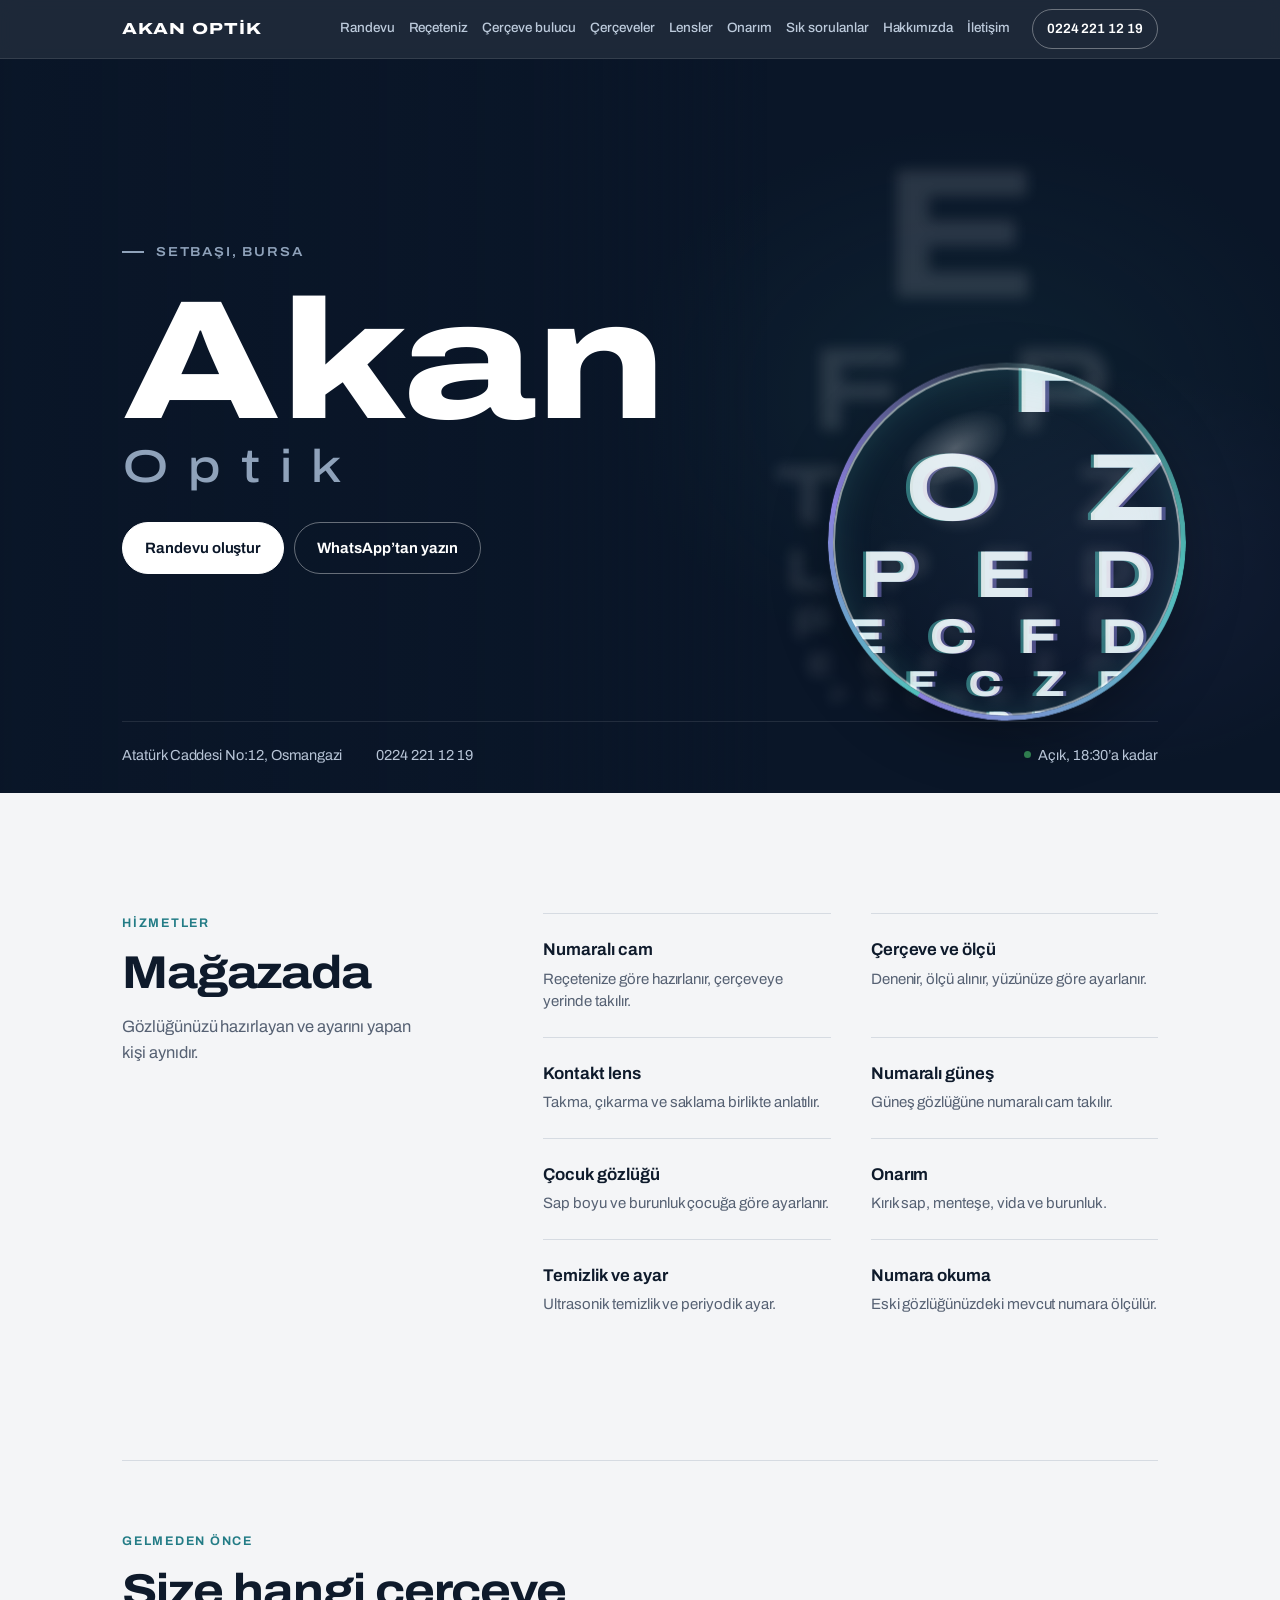
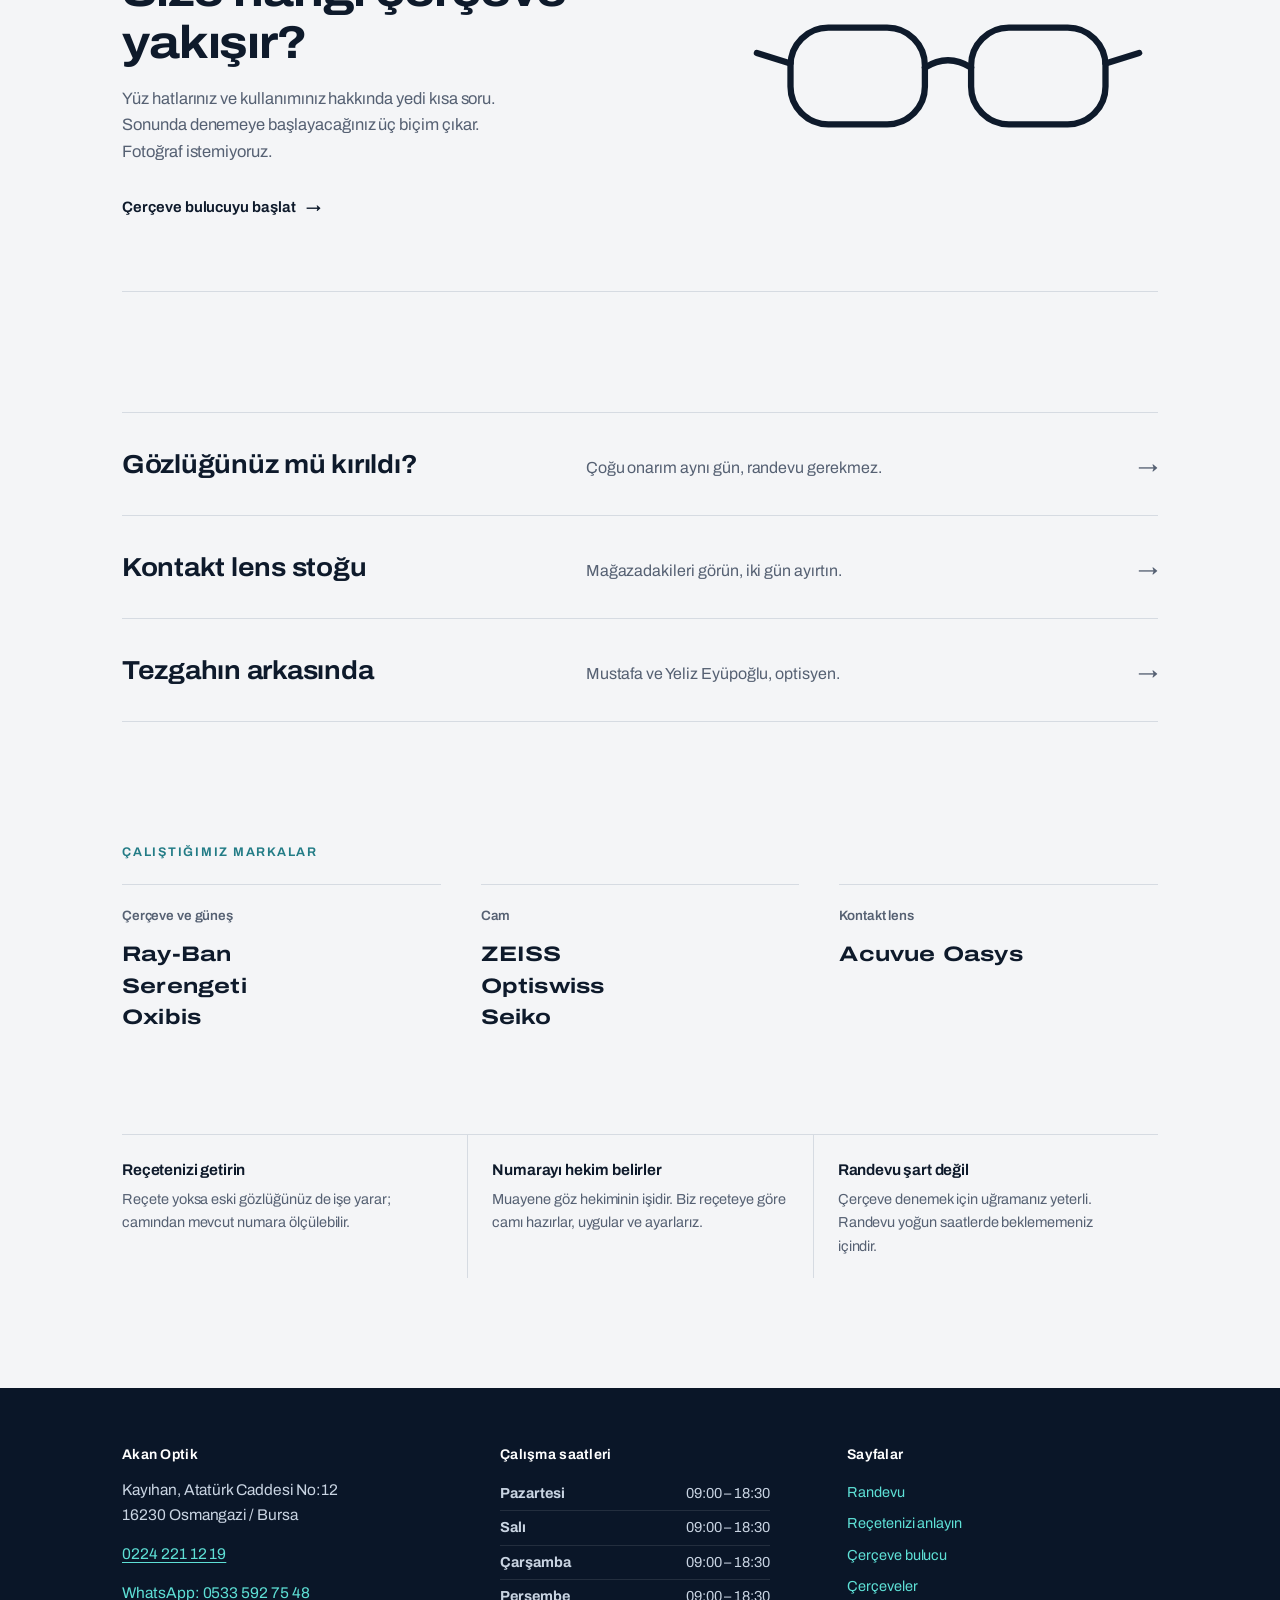
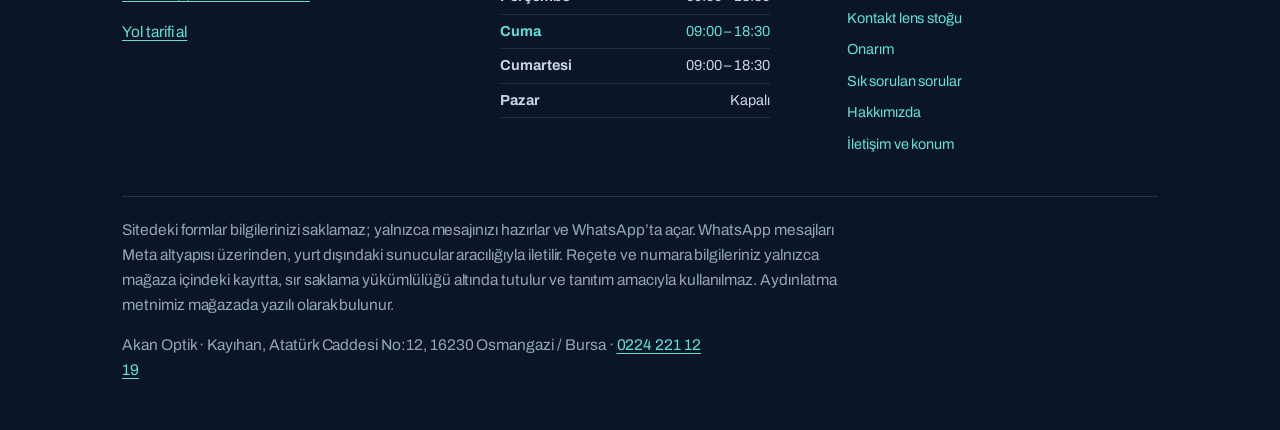
<file: index.html>
<!DOCTYPE html>
<html lang="tr">
<head>
<meta charset="utf-8">
<script>document.documentElement.classList.add("js-odak");setTimeout(function(){if(!window.__odak)document.documentElement.classList.remove("js-odak")},3000);</script>
<meta name="viewport" content="width=device-width, initial-scale=1">
<title>Akan Optik — Setbaşı, Osmangazi Bursa</title>
<meta name="description" content="Akan Optik, Setbaşı ana cadde üzerinde. Numaralı cam, kontakt lens, çerçeve seçimi, ölçüm ve onarım. Kayıhan, Atatürk Caddesi No:12, Osmangazi Bursa.">
<link rel="canonical" href="https://akanoptik.com/">
<meta property="og:title" content="Akan Optik — Setbaşı, Osmangazi Bursa">
<meta property="og:description" content="Akan Optik, Setbaşı ana cadde üzerinde. Numaralı cam, kontakt lens, çerçeve seçimi, ölçüm ve onarım. Kayıhan, Atatürk Caddesi No:12, Osmangazi Bursa.">
<meta property="og:locale" content="tr_TR">
<link rel="preconnect" href="https://fonts.googleapis.com">
<link rel="preconnect" href="https://fonts.gstatic.com" crossorigin>
<link href="https://fonts.googleapis.com/css2?family=Archivo:wdth,wght@62..125,100..900&display=swap" rel="stylesheet">
<style>
/* =========================================================
   Akan Optik — ortak stil
   Renk: gece lacivertı, kağıt, bağa bakırı
   Tipografi: Archivo (başlık ve arayüz) + Source Serif 4 (metin)
   ========================================================= */

:root{
  --ink:#101A2B;
  --navy:#1B3A63;
  --navy-deep:#0C1C31;
  --paper:#ECECE6;
  --paper-2:#E2E2DA;
  --card:#FCFCFA;
  --copper:#A5652A;
  --muted:#5C6472;
  --line:#C8C8BE;
  --line-soft:#DCDCD3;
  --maxw:1080px;
  --r:3px;
}

*{box-sizing:border-box}
html{scroll-behavior:smooth}
@media (prefers-reduced-motion:reduce){html{scroll-behavior:auto} *{animation:none!important;transition:none!important}}

body{
  margin:0;background:var(--paper);color:var(--ink);
  font-family:"Source Serif 4",Georgia,serif;font-size:17px;line-height:1.62;
  -webkit-font-smoothing:antialiased;
}
h1,h2,h3,h4,.ui,button,input,select,textarea,nav,label,th,.mono{
  font-family:"Archivo",system-ui,-apple-system,"Segoe UI",sans-serif;
}
h1{font-size:clamp(30px,5vw,46px);line-height:1.08;font-weight:700;letter-spacing:-.025em;margin:0 0 14px}
h2{font-size:clamp(23px,3.4vw,32px);line-height:1.14;font-weight:700;letter-spacing:-.02em;margin:0 0 10px}
h3{font-size:18px;font-weight:600;letter-spacing:-.01em;margin:0 0 6px}
p{margin:0 0 14px;max-width:66ch}
a{color:var(--navy);text-decoration-thickness:1px;text-underline-offset:3px}
a:focus-visible,button:focus-visible,input:focus-visible,select:focus-visible,textarea:focus-visible{
  outline:2px solid var(--copper);outline-offset:3px;
}
.wrap{max-width:var(--maxw);margin:0 auto;padding:0 22px}
.lede{font-size:19px;color:var(--muted);max-width:62ch}
.note{font-size:13.5px;color:var(--muted);line-height:1.55;max-width:72ch}

/* ---------- üst çubuk ---------- */
.topbar{position:sticky;top:0;z-index:40;background:var(--navy-deep);color:#E3E9F0;border-bottom:1px solid rgba(255,255,255,.1)}
.topbar .wrap{display:flex;align-items:center;gap:18px;height:58px}
.brand{font-family:"Archivo",system-ui,-apple-system,"Segoe UI",sans-serif;font-weight:800;letter-spacing:.05em;font-size:16px;color:#fff;text-decoration:none;white-space:nowrap}
.topnav{display:flex;gap:14px;margin-left:auto;overflow-x:auto;scrollbar-width:none}
.topnav::-webkit-scrollbar{display:none}
.topnav a{font-size:13px;font-weight:500;color:#BCCADB;text-decoration:none;white-space:nowrap;padding:5px 0;border-bottom:2px solid transparent}
.topnav a:hover{color:#fff}
.topnav a[aria-current=page]{color:#fff;border-bottom-color:var(--copper)}
.callbtn{margin-left:4px;background:var(--copper);color:#fff;text-decoration:none;font-family:"Archivo",system-ui,-apple-system,"Segoe UI",sans-serif;font-weight:600;font-size:13.5px;padding:8px 14px;border-radius:var(--r);white-space:nowrap}
.menubtn{display:none}
@media(max-width:860px){
  .topbar .wrap{height:56px}
  .callbtn{display:none}
  .menubtn{display:block;margin-left:auto;background:transparent;color:#fff;border:1px solid rgba(255,255,255,.35);
    border-radius:var(--r);font-family:"Archivo",system-ui,-apple-system,"Segoe UI",sans-serif;font-size:14px;font-weight:600;padding:8px 14px;cursor:pointer}
  .menubtn[aria-expanded=true]{background:#fff;color:var(--navy-deep);border-color:#fff}
  .topnav{display:none;position:absolute;left:0;right:0;top:56px;margin:0;padding:6px 22px 16px;
    background:var(--navy-deep);border-bottom:1px solid rgba(255,255,255,.12);flex-direction:column;gap:0;overflow:visible}
  body.menuAcik .topnav{display:flex}
  .topnav a{font-size:17px;padding:13px 0;border-bottom:1px solid rgba(255,255,255,.08);color:#DCE5EF}
  .topnav a[aria-current=page]{border-bottom-color:rgba(255,255,255,.08);color:#fff;box-shadow:inset 3px 0 0 var(--copper);padding-left:12px}
}

/* ---------- sayfa başlığı ---------- */
.pagehead{padding:52px 0 34px;border-bottom:1px solid var(--line-soft)}
.crumb{font-family:"Archivo",system-ui,-apple-system,"Segoe UI",sans-serif;font-size:13px;color:var(--muted);margin-bottom:12px}
.crumb a{color:var(--muted)}

/* ---------- ana sayfa kahramanı ---------- */
.hero{padding:64px 0 0}
.wordmark{
  background:var(--card);border:1px solid var(--line);
  padding:clamp(46px,8vw,92px) 24px;text-align:center;
}
.wordmark .rule{width:52px;height:2px;background:var(--copper);margin:0 auto 30px}
.wordmark .n1,.wordmark .n2{
  font-family:"Archivo",system-ui,-apple-system,"Segoe UI",sans-serif;font-weight:800;text-transform:uppercase;color:var(--ink);
  margin:0;line-height:.95;max-width:none;
}
.n1{font-size:clamp(50px,12vw,116px);letter-spacing:.12em;text-indent:.12em}
.n2{font-size:clamp(17px,3.6vw,34px);letter-spacing:.2em;text-indent:.2em;margin-top:14px;font-weight:600;color:var(--navy)}
.wordmark .sub{
  font-family:"Source Serif 4";font-size:16px;color:var(--muted);
  margin:28px auto 0;max-width:44ch;
}

/* ---------- bilgi şeridi ---------- */
.infostrip{display:grid;grid-template-columns:repeat(3,1fr);border:1px solid var(--line);border-top:0;background:var(--card)}
@media(max-width:760px){.infostrip{grid-template-columns:1fr}}
.infostrip div{padding:20px 24px;border-right:1px solid var(--line-soft)}
.infostrip div:last-child{border-right:0}
@media(max-width:760px){.infostrip div{border-right:0;border-bottom:1px solid var(--line-soft)}.infostrip div:last-child{border-bottom:0}}
.infostrip h4{font-family:"Archivo",system-ui,-apple-system,"Segoe UI",sans-serif;font-size:12px;font-weight:600;letter-spacing:.02em;color:var(--muted);margin:0 0 6px}
.infostrip p{margin:0;font-size:15.5px;line-height:1.5}
.infostrip a{text-decoration:none}
.infostrip a:hover{text-decoration:underline}
.dot{width:7px;height:7px;border-radius:50%;background:#2F7D4F;display:inline-block;margin-right:7px;vertical-align:2px}
.dot.shut{background:#989890}

/* ---------- hizmet bağlantıları ---------- */
.cards{display:grid;grid-template-columns:repeat(3,1fr);gap:1px;background:var(--line-soft);border:1px solid var(--line)}
@media(max-width:860px){.cards{grid-template-columns:repeat(2,1fr)}}
@media(max-width:560px){.cards{grid-template-columns:1fr}}
.cards a{
  background:var(--card);padding:26px 24px 28px;text-decoration:none;color:var(--ink);display:block;
}
.cards a:hover{background:#fff}
.cards h3{margin-bottom:5px;color:var(--navy)}
.cards p{font-size:15px;color:var(--muted);margin:0;max-width:34ch}

/* ---------- düğmeler ---------- */
.btn{display:inline-block;font-family:"Archivo",system-ui,-apple-system,"Segoe UI",sans-serif;font-weight:600;font-size:15px;padding:12px 20px;
  border-radius:var(--r);border:1px solid var(--navy);background:var(--navy);color:#fff;text-decoration:none;cursor:pointer}
.btn:hover{background:var(--navy-deep);border-color:var(--navy-deep)}
.btn.ghost{background:transparent;color:var(--navy)}
.btn.ghost:hover{background:rgba(27,58,99,.07)}
.btn.copper{background:var(--copper);border-color:var(--copper)}
.btn.copper:hover{filter:brightness(.92)}
.btnrow{display:flex;flex-wrap:wrap;gap:10px;margin-top:20px}

/* ---------- bölümler, form ---------- */
.block{padding:56px 0}
.block.tight{padding:38px 0}
.panel{background:var(--card);border:1px solid var(--line);border-radius:var(--r);padding:26px}
.grid2{display:grid;grid-template-columns:1fr 1fr;gap:16px}
.grid3{display:grid;grid-template-columns:repeat(3,1fr);gap:16px}
.split{display:grid;grid-template-columns:1.05fr .95fr;gap:36px;align-items:start}
@media(max-width:820px){.grid2,.grid3,.split{grid-template-columns:1fr}}
.field{display:block;margin-bottom:14px}
.field span{display:block;font-size:13.5px;font-weight:600;margin-bottom:5px}
input[type=text],input[type=tel],input[type=date],select,textarea{
  width:100%;padding:10px 12px;font-size:15.5px;font-family:"Archivo",system-ui,-apple-system,"Segoe UI",sans-serif;
  border:1px solid var(--line);border-radius:var(--r);background:#fff;color:var(--ink);
}
textarea{min-height:88px;resize:vertical}
.consent{display:flex;gap:10px;align-items:flex-start;margin:16px 0 4px;font-size:13.5px;color:var(--muted);font-family:"Archivo",system-ui,-apple-system,"Segoe UI",sans-serif}
.consent input{margin-top:4px;flex:0 0 auto}

/* ---------- reçete ---------- */
.rxtable{width:100%;border-collapse:collapse;margin-bottom:6px}
.rxtable th{font-size:12.5px;font-weight:600;text-align:left;padding:0 6px 6px;color:var(--muted)}
.rxtable td{padding:0 6px 8px}
.rxtable td:first-child,.rxtable th:first-child{width:52px;padding-left:0;font-family:"Archivo",system-ui,-apple-system,"Segoe UI",sans-serif;font-weight:600;font-size:14px}
.out{border-left:3px solid var(--copper);padding:2px 0 2px 16px}
.out h4{font-family:"Archivo",system-ui,-apple-system,"Segoe UI",sans-serif;font-size:15px;margin:0 0 4px;font-weight:600}
.out p{margin:0 0 12px;font-size:15.5px}
.out .empty{color:var(--muted)}
.gloss{border-top:1px solid var(--line-soft);margin-top:28px;padding-top:22px}
.gloss dl{margin:0;display:grid;grid-template-columns:104px 1fr;gap:8px 18px;font-size:15px}
.gloss dt{font-family:"Archivo",system-ui,-apple-system,"Segoe UI",sans-serif;font-weight:600;font-size:14px}
.gloss dd{margin:0;color:var(--muted)}
@media(max-width:600px){.gloss dl{grid-template-columns:1fr;gap:2px}.gloss dd{margin-bottom:10px}}

/* ---------- bulucu ---------- */
.qcard{background:var(--card);border:1px solid var(--line);padding:28px}
.qstep{font-family:"Archivo",system-ui,-apple-system,"Segoe UI",sans-serif;font-size:13px;color:var(--muted);margin-bottom:8px}
.opts{display:grid;grid-template-columns:repeat(2,1fr);gap:10px;margin-top:18px}
@media(max-width:620px){.opts{grid-template-columns:1fr}}
.opt{text-align:left;background:var(--paper);border:1px solid var(--line);border-radius:var(--r);
  padding:13px 15px;cursor:pointer;font-size:15px;font-weight:500;color:var(--ink)}
.opt:hover{border-color:var(--navy);background:#fff}
.opt small{display:block;font-weight:400;color:var(--muted);font-size:13px;margin-top:2px}
.qbar{height:3px;background:var(--paper-2);margin-top:22px}
.qbar i{display:block;height:3px;background:var(--copper);width:0;transition:width .25s ease}

/* ---------- çerçeveler ---------- */
.filters{display:flex;flex-wrap:wrap;gap:8px;margin-bottom:22px}
.chip{font-family:"Archivo",system-ui,-apple-system,"Segoe UI",sans-serif;font-size:13.5px;font-weight:500;padding:7px 14px;border:1px solid var(--line);
  background:var(--card);border-radius:999px;cursor:pointer;color:var(--ink)}
.chip[aria-pressed=true]{background:var(--navy);border-color:var(--navy);color:#fff}
.frames{display:grid;grid-template-columns:repeat(4,1fr);gap:16px}
@media(max-width:900px){.frames{grid-template-columns:repeat(2,1fr)}}
@media(max-width:460px){.frames{grid-template-columns:1fr}}
.frame{background:var(--card);border:1px solid var(--line);padding:16px;display:flex;flex-direction:column}
.frame svg{width:100%;height:60px;display:block;margin:4px 0 12px}
.frame .code{font-family:"Archivo",system-ui,-apple-system,"Segoe UI",sans-serif;font-weight:700;font-size:15px}
.frame .meta{font-size:13.5px;color:var(--muted);margin:2px 0 12px;line-height:1.45}
.frame button{margin-top:auto}
.stock{font-family:"Archivo",system-ui,-apple-system,"Segoe UI",sans-serif;font-size:12px;font-weight:600;color:var(--navy);margin-bottom:10px}
.stock.no{color:var(--muted)}

/* ---------- onarım ---------- */
.jobs{list-style:none;padding:0;margin:0;border-top:1px solid var(--line-soft)}
.jobs li{display:flex;justify-content:space-between;gap:18px;align-items:baseline;padding:12px 0;border-bottom:1px solid var(--line-soft)}
.jobs b{font-family:"Archivo",system-ui,-apple-system,"Segoe UI",sans-serif;font-weight:600;font-size:15.5px}
.jobs span{font-family:"Archivo",system-ui,-apple-system,"Segoe UI",sans-serif;font-size:13px;color:var(--muted);white-space:nowrap}

/* ---------- alt bilgi ---------- */
.foot{background:var(--navy-deep);color:#C9D4E2;padding:56px 0 34px;margin-top:56px}
.foot h3{color:#fff;font-size:14px;letter-spacing:.02em;margin-bottom:10px}
.foot a{color:#E4CBAE}
.foot p{font-size:15.5px}
.footgrid{display:grid;grid-template-columns:1.1fr 1fr 1fr;gap:36px}
@media(max-width:820px){.footgrid{grid-template-columns:1fr;gap:28px}}
.hours{list-style:none;padding:0;margin:0;font-family:"Archivo",system-ui,-apple-system,"Segoe UI",sans-serif;font-size:14.5px}
.hours li{display:flex;justify-content:space-between;padding:5px 0;border-bottom:1px solid rgba(255,255,255,.1);max-width:270px}
.hours li.today b{color:#fff}
.footnav{list-style:none;padding:0;margin:0;font-family:"Archivo",system-ui,-apple-system,"Segoe UI",sans-serif;font-size:14.5px}
.footnav li{padding:4px 0}
.footnav a{color:#C9D4E2;text-decoration:none}
.footnav a:hover{text-decoration:underline;color:#fff}
.legal{border-top:1px solid rgba(255,255,255,.12);margin-top:36px;padding-top:20px;font-size:13px;color:#93A3B8}
.legal a{color:#BCCADB}
.map{width:100%;aspect-ratio:16/10;border:1px solid var(--line)}

.toast{position:fixed;left:50%;bottom:24px;transform:translateX(-50%);background:var(--ink);color:#fff;
  font-family:"Archivo",system-ui,-apple-system,"Segoe UI",sans-serif;font-size:14px;padding:11px 18px;border-radius:var(--r);z-index:60;opacity:0;pointer-events:none;transition:opacity .2s}
.toast.on{opacity:1}

/* ---------- stok tablosu (lensler) ---------- */
.stoktab{width:100%;border-collapse:collapse;background:var(--card);border:1px solid var(--line)}
.stoktab th{font-family:"Archivo",system-ui,-apple-system,"Segoe UI",sans-serif;font-size:12.5px;font-weight:600;color:var(--muted);
  text-align:left;padding:12px 14px;border-bottom:1px solid var(--line)}
.stoktab td{padding:13px 14px;border-bottom:1px solid var(--line-soft);font-size:15px;vertical-align:middle}
.stoktab tr:last-child td{border-bottom:0}
.stoktab td b{font-family:"Archivo",system-ui,-apple-system,"Segoe UI",sans-serif;font-weight:600;font-size:15px}
.stoktab td small{display:block;color:var(--muted);font-size:13px;margin-top:2px}
.stoktab td.ok{font-family:"Archivo",system-ui,-apple-system,"Segoe UI",sans-serif;font-size:13.5px;font-weight:600;color:var(--navy)}
.stoktab td.no{font-family:"Archivo",system-ui,-apple-system,"Segoe UI",sans-serif;font-size:13.5px;font-weight:600;color:var(--muted)}
.btn.small{padding:7px 14px;font-size:13.5px}
@media(max-width:760px){
  .stoktab thead{display:none}
  .stoktab tr{display:block;border-bottom:1px solid var(--line);padding:12px 0}
  .stoktab td{display:flex;justify-content:space-between;gap:14px;border:0;padding:4px 14px}
  .stoktab td:before{content:attr(data-l);font-family:"Archivo",system-ui,-apple-system,"Segoe UI",sans-serif;font-size:13px;color:var(--muted)}
}
.frame img{width:100%;height:120px;object-fit:contain;display:block;margin:2px 0 12px;background:#fff}


/* ---------- mağazada listesi ---------- */
.magaza{list-style:none;padding:0;margin:0}
.magaza li{position:relative;padding:11px 0 11px 26px;border-bottom:1px solid var(--line-soft);font-size:16.5px}
.magaza li:last-child{border-bottom:0}
.magaza li:before{content:"";position:absolute;left:0;top:20px;width:13px;height:1.5px;background:var(--copper)}

/* ---------- lacivert şerit ---------- */
.band{background:var(--navy-deep);color:#D3DEEA;padding:48px 0;border-top:0}
.band h2{color:#fff}
.band p{color:#BCCADB}
.band .btn{background:var(--copper);border-color:var(--copper)}
.band .btn.ghost{background:transparent;color:#E4CBAE;border-color:#40567A}

/* ---------- reçete görseli ---------- */
.rxvis{background:var(--card);border:1px solid var(--line);padding:22px 18px}
.rxvis svg{width:100%;height:auto;display:block}
.rxkey{list-style:none;padding:0;margin:22px 0 0;display:grid;gap:14px}
.rxkey li{display:grid;grid-template-columns:30px 1fr;gap:13px;align-items:start}
.rxkey .no{width:26px;height:26px;border-radius:50%;background:var(--navy);color:#fff;
  font-family:"Archivo",system-ui,-apple-system,"Segoe UI",sans-serif;font-size:13.5px;font-weight:700;display:flex;align-items:center;justify-content:center;margin-top:2px}
.rxkey b{font-family:"Archivo",system-ui,-apple-system,"Segoe UI",sans-serif;font-size:15.5px;font-weight:600;display:block;margin-bottom:2px}
.rxkey p{margin:0;font-size:16px}

/* ---------- sık sorulanlar ---------- */
.sss{border-top:1px solid var(--line)}
.sss details{border-bottom:1px solid var(--line-soft)}
.sss summary{font-family:"Archivo",system-ui,-apple-system,"Segoe UI",sans-serif;font-size:17px;font-weight:600;padding:17px 34px 17px 0;
  cursor:pointer;list-style:none;position:relative}
.sss summary::-webkit-details-marker{display:none}
.sss summary:after{content:"+";position:absolute;right:6px;top:15px;font-size:21px;font-weight:400;color:var(--copper)}
.sss details[open] summary:after{content:"\2212"}
.sss details[open] summary{color:var(--navy)}
.sss .cevap{padding:0 40px 20px 0}
.sss .cevap p{margin:0 0 10px}
.sss .cevap p:last-child{margin:0}
.sssgrup{margin-bottom:38px}
.sssgrup h2{margin-bottom:6px}

/* ---------- göz görseli ve bulanıklık benzetimi ---------- */
.gorselIki{display:grid;grid-template-columns:1fr 1fr;gap:18px;margin-top:22px}
@media(max-width:820px){.gorselIki{grid-template-columns:1fr}}
.gkutu{background:var(--card);border:1px solid var(--line);padding:18px}
.gkutu h3{margin-bottom:4px}
.gkutu .alt{font-size:13.5px;color:var(--muted);margin:0 0 14px}
.gkutu svg{width:100%;height:auto;display:block}
.simDis{overflow:hidden;background:#DCE4EC;border:1px solid var(--line-soft)}
.simOrta{will-change:filter}
.gozSecim{display:flex;gap:8px;margin-bottom:14px}
.gozSecim button{font-family:"Archivo",system-ui,-apple-system,"Segoe UI",sans-serif;font-size:13.5px;font-weight:600;padding:7px 15px;
  border:1px solid var(--line);background:var(--card);border-radius:999px;cursor:pointer;color:var(--ink)}
.gozSecim button[aria-pressed=true]{background:var(--navy);border-color:var(--navy);color:#fff}
.odakEtiket{font-family:"Archivo",system-ui,-apple-system,"Segoe UI",sans-serif;font-size:12.5px;font-weight:600}

/* ---------- gelişmiş bulucu sonucu ---------- */
.sonucUst{background:var(--navy-deep);color:#D6E2EA;padding:20px;margin-top:22px}
.sonucUst h3{color:#fff;font-size:19px;margin:0 0 4px}
.sonucUst p{color:#BCCADB;margin:0;font-size:15px}
.puanlar{display:grid;grid-template-columns:repeat(3,1fr);gap:14px;margin-top:16px}
@media(max-width:700px){.puanlar{grid-template-columns:1fr}}
.puan{background:var(--card);border:1px solid var(--line);padding:16px}
.puan .sira{font-family:"Archivo",system-ui,-apple-system,"Segoe UI",sans-serif;font-size:11.5px;font-weight:700;letter-spacing:.08em;color:var(--copper);margin-bottom:6px}
.puan svg{width:100%;height:56px;margin:2px 0 10px}
.puan b{font-family:"Archivo",system-ui,-apple-system,"Segoe UI",sans-serif;font-size:16px;display:block;margin-bottom:4px}
.puan p{font-size:14.5px;color:var(--muted);margin:0}
.cubuk{height:4px;background:var(--paper-2);margin-top:10px}
.cubuk i{display:block;height:4px;background:var(--navy)}
.oneriler{border-top:1px solid var(--line-soft);margin-top:24px;padding-top:20px}
.oneriler dl{display:grid;grid-template-columns:130px 1fr;gap:10px 18px;margin:0;font-size:15.5px}
.oneriler dt{font-family:"Archivo",system-ui,-apple-system,"Segoe UI",sans-serif;font-weight:600;font-size:14px;color:var(--muted)}
.oneriler dd{margin:0}
@media(max-width:600px){.oneriler dl{grid-template-columns:1fr;gap:2px}.oneriler dd{margin-bottom:12px}}

/* ---------- kısa sözlük kartı ---------- */
.kisaliste{margin:0;display:grid;grid-template-columns:64px 1fr;gap:12px 18px;font-size:16px}
.kisaliste dt{font-family:"Archivo",system-ui,-apple-system,"Segoe UI",sans-serif;font-weight:700;font-size:14px;color:var(--navy);
  border-right:1px solid var(--line-soft);padding-right:14px}
.kisaliste dd{margin:0;color:var(--muted)}

/* ---------- markalar ---------- */
.markalar{padding-top:8px}
.markagrid{display:grid;grid-template-columns:1.6fr 1fr 1fr;gap:1px;background:var(--line-soft);border:1px solid var(--line)}
@media(max-width:700px){.markagrid{grid-template-columns:1fr}}
.markagrid div{background:var(--card);padding:16px 20px}
.markagrid h4{font-family:"Archivo",system-ui,-apple-system,"Segoe UI",sans-serif;font-size:12px;font-weight:600;color:var(--muted);margin:0 0 4px;letter-spacing:.02em}
.markagrid p{font-family:"Archivo",system-ui,-apple-system,"Segoe UI",sans-serif;font-size:15.5px;font-weight:600;margin:0;color:var(--ink);max-width:none}

/* ---------- lens sayfası filtreleri ---------- */
.lensAra{display:flex;flex-wrap:wrap;gap:14px;align-items:flex-end;margin-bottom:18px}
.lensAra .field{margin:0;max-width:220px}
.lensAra .filters{margin:0}
.stoktab td.aralik b{font-family:"Archivo",system-ui,-apple-system,"Segoe UI",sans-serif;font-weight:600;font-size:14.5px;display:block}
.stoktab td.aralik small{display:block;color:var(--muted);font-size:12px;margin-top:2px;line-height:1.4}


/* ---------- ana sayfa: yıl satırı ---------- */
.wordmark .yil{font-family:"Archivo",system-ui,-apple-system,"Segoe UI",sans-serif;font-size:15px;font-weight:600;color:var(--copper);
  margin:22px auto 0;letter-spacing:.01em;max-width:none}
.wordmark .yil + .sub{margin-top:10px}

/* ---------- stok boşken ---------- */
.bosstok{background:var(--card);border:1px solid var(--line);padding:26px;max-width:640px}
.bosstok h3{margin-bottom:6px}
.bosstok p{color:var(--muted);margin-bottom:4px}

/* ---------- mobil hızlı iletişim çubuğu ---------- */
.eylem{display:none}
@media(max-width:860px){
  .eylem{display:grid;grid-template-columns:1fr 1.2fr 1fr;position:fixed;left:0;right:0;bottom:0;z-index:50;
    background:#fff;border-top:1px solid var(--line);box-shadow:0 -2px 10px rgba(12,28,49,.08);
    padding:8px 10px calc(8px + env(safe-area-inset-bottom));gap:8px}
  .eylem a{display:flex;align-items:center;justify-content:center;min-height:46px;border-radius:var(--r);
    font-family:"Archivo",system-ui,-apple-system,"Segoe UI",sans-serif;font-weight:700;font-size:15px;text-decoration:none;color:var(--navy);border:1px solid var(--line)}
  .eylem a.wa{background:var(--navy);color:#fff;border-color:var(--navy)}
  body{padding-bottom:72px}
}

/* ---------- mobilde daha sıkı düzen ---------- */
@media(max-width:600px){
  body{font-size:16.5px}
  .hero{padding:22px 0 0}
  .wordmark{padding:34px 18px 30px}
  .wordmark .rule{margin-bottom:20px}
  .wordmark .sub{font-size:15.5px;margin-top:8px}
  .pagehead{padding:28px 0 22px}
  .lede{font-size:17px}
  .block{padding:38px 0}
  .block.tight{padding:26px 0}
  .band{padding:36px 0}
  .btnrow .btn{flex:1 1 auto;text-align:center}
  .foot{margin-top:24px}
}

.stoktab .urun small{display:block}
@media(max-width:760px){.stoktab .urun{text-align:right}}

/* =====================================================================
   TASARIM 2 — "Netleşme"
   Her şey odağa gelir: yazılar bulanıktan netleşir, mercek göz tablosunu
   keskinleştirir. Hareket dili yalnızca odak; kayma/zıplama yok.
   Tek aile: Archivo (genişlik ekseni 62–125, ağırlık 100–900).
   ===================================================================== */
:root{
  --ink:#0E1A2B;
  --navy:#1D3B66;
  --navy-deep:#0A1628;
  --night:#0A1628;
  --paper:#F4F5F7;
  --paper-2:#E9ECF0;
  --card:#FFFFFF;
  --copper:#237C86;          /* eski bakır yerine: koyu kaplama turkuazı */
  --muted:#566173;
  --line:#D6DBE2;
  --line-soft:#E5E8EC;
  --coat-a:#5EE0D6;          /* antirefle kaplama yansıması: yalnızca koyu zeminde */
  --coat-b:#A393FF;
  --r:6px;
}
body{font-family:"Archivo",system-ui,-apple-system,"Segoe UI",sans-serif;font-size:16.5px;line-height:1.62;
  font-stretch:100%;letter-spacing:-.003em}
h1,h2{font-stretch:112%;letter-spacing:-.025em}
h1{font-weight:750}
h2{font-weight:720}
h3{font-weight:650}
.lede{font-size:18.5px;line-height:1.55}
.btn{border-radius:999px;padding:13px 22px;font-weight:650;transition:background .2s,border-color .2s,color .2s}
.btn.small{padding:7px 15px}
.panel,.qcard,.frame,.bosstok,.stoktab,.markagrid,.gkutu,.rxvis,.infostrip{border-radius:var(--r)}
.stoktab,.markagrid,.infostrip{overflow:hidden}
.topbar{background:rgba(10,22,40,.92);backdrop-filter:saturate(1.2) blur(10px);-webkit-backdrop-filter:saturate(1.2) blur(10px)}
.brand{font-stretch:125%;font-weight:800;letter-spacing:.06em}
.callbtn{border-radius:999px;background:transparent;border:1px solid rgba(255,255,255,.35)}
.callbtn:hover{background:#fff;color:var(--night)}
@media(min-width:861px){.topnav a{font-size:13.5px}}

/* ---------- iç sayfa başlığı: koyu şerit, arkada bulanık tablo harfleri ---------- */
.pagehead{background:var(--night);color:#fff;border-bottom:0;position:relative;overflow:hidden;padding:56px 0 46px}
.pagehead h1{color:#fff;position:relative}
.pagehead .lede{color:#B7C4D6;position:relative}
.pagehead .crumb,.pagehead .crumb a{color:#8FA2BA;position:relative}
.pagehead::after{content:"E F P T O Z";position:absolute;right:-2%;top:50%;transform:translateY(-50%);
  font-stretch:125%;font-weight:800;font-size:clamp(90px,16vw,210px);letter-spacing:.08em;white-space:nowrap;
  color:rgba(255,255,255,.07);filter:blur(5px);pointer-events:none}
.pagehead .btnrow .btn{background:#fff;color:var(--night);border-color:#fff}
.pagehead .btnrow .btn.ghost{background:transparent;color:#fff;border-color:rgba(255,255,255,.4)}
@media(max-width:600px){.pagehead{padding:32px 0 28px}}

/* ---------- açık düğmeler (koyu zemin) ---------- */
.btn.acik{background:#fff;color:var(--night);border-color:#fff}
.btn.acik:hover{background:#DDF7F4;border-color:#DDF7F4}
.btn.cizgi{background:transparent;color:#fff;border-color:rgba(255,255,255,.38)}
.btn.cizgi:hover{border-color:#fff;background:rgba(255,255,255,.06)}

/* ============================ SAHNE (ana sayfa) ============================ */
.sahne{position:relative;background:var(--night);color:#fff;overflow:hidden;padding:84px 0 0;isolation:isolate}
.sahne-ic{position:relative;z-index:3;max-width:var(--maxw)}
.tablo{position:absolute;inset:0;z-index:1;--lx:70%;--ly:45%;--lr:120px}
.tablo-kat{position:absolute;top:0;bottom:0;right:0;width:58%;display:flex;flex-direction:column;
  justify-content:center;align-items:center;gap:.28em;font-stretch:125%;font-weight:700;line-height:1;
  user-select:none;padding:40px 0}
.tablo-kat span{display:block;letter-spacing:.3em;text-indent:.3em;white-space:nowrap}
.tablo-kat .s1{font-size:150px}.tablo-kat .s2{font-size:96px}.tablo-kat .s3{font-size:66px}
.tablo-kat .s4{font-size:46px}.tablo-kat .s5{font-size:34px}.tablo-kat .s6{font-size:25px}.tablo-kat .s7{font-size:19px}
.tablo-bulanik{color:rgba(255,255,255,.13);filter:blur(7px)}
.tablo-net{color:rgba(255,255,255,.62);
  clip-path:circle(var(--lr) at var(--lx) var(--ly));
  transform:scale(1.16);transform-origin:var(--lx) var(--ly)}
.mercek{position:absolute;left:var(--mx,70%);top:var(--my,45%);width:calc(var(--lr) * 2.32);height:calc(var(--lr) * 2.32);
  transform:translate(-50%,-50%);border-radius:50%;pointer-events:none;
  box-shadow:inset 0 0 0 2px rgba(255,255,255,.55),inset 0 0 38px rgba(94,224,214,.18),0 18px 60px rgba(0,0,0,.35)}
.mercek::before{content:"";position:absolute;inset:-5px;border-radius:50%;padding:5px;
  background:conic-gradient(from 210deg,var(--coat-a),var(--coat-b),rgba(255,255,255,.15) 40%,var(--coat-a) 70%,var(--coat-b));
  -webkit-mask:linear-gradient(#000 0 0) content-box,linear-gradient(#000 0 0);-webkit-mask-composite:xor;mask-composite:exclude;opacity:.85}
.mercek::after{content:"";position:absolute;left:18%;top:14%;width:34%;height:18%;border-radius:50%;
  background:radial-gradient(closest-side,rgba(255,255,255,.28),transparent);transform:rotate(-28deg)}
.sahne::after{content:"";position:absolute;inset:0;z-index:2;pointer-events:none;
  background:linear-gradient(90deg,rgba(10,22,40,.96) 0%,rgba(10,22,40,.75) 38%,rgba(10,22,40,0) 62%)}

.sahne .yil{font-stretch:112%;font-weight:600;font-size:15px;color:var(--coat-a);margin:0 0 18px;letter-spacing:.01em}
.marka{margin:0;line-height:.86;font-stretch:125%;font-weight:820;letter-spacing:.015em;color:#fff}
.marka span{display:block}
.marka span:first-child{font-size:clamp(76px,13vw,168px)}
.marka span:last-child{font-size:clamp(30px,5.1vw,64px);letter-spacing:.34em;color:#C9D6E6;margin-top:.22em;font-weight:620}
.sahne-alt{font-size:19px;line-height:1.55;color:#C3CFDE;max-width:40ch;margin:28px 0 0}
.sahne .btnrow{margin-top:30px}
.sahne .infostrip{position:relative;z-index:3;margin-top:64px;border:1px solid rgba(255,255,255,.12);
  background:rgba(255,255,255,.04);backdrop-filter:blur(6px);-webkit-backdrop-filter:blur(6px);border-radius:var(--r) var(--r) 0 0;border-bottom:0}
.sahne .infostrip div{border-right-color:rgba(255,255,255,.1)}
.sahne .infostrip h4{color:#8FA2BA}
.sahne .infostrip p,.sahne .infostrip a{color:#fff}
.sahne .infostrip a:hover{color:var(--coat-a)}
@media(max-width:760px){.sahne .infostrip div{border-bottom-color:rgba(255,255,255,.1)}}

/* açılışta netleşme */
@keyframes netles{from{filter:blur(18px);opacity:0;letter-spacing:.14em}to{filter:blur(0);opacity:1}}
@keyframes netles2{from{filter:blur(10px);opacity:0}to{filter:blur(0);opacity:1}}
.js-odak .marka span:first-child{animation:netles 1.25s cubic-bezier(.2,.7,.2,1) both}
.js-odak .marka span:last-child{animation:netles 1.25s .12s cubic-bezier(.2,.7,.2,1) both}
.js-odak .sahne .yil,.js-odak .sahne-alt,.js-odak .sahne .btnrow,.js-odak .sahne .infostrip{animation:netles2 .9s cubic-bezier(.2,.7,.2,1) both}
.js-odak .sahne .yil{animation-delay:.35s}.js-odak .sahne-alt{animation-delay:.55s}
.js-odak .sahne .btnrow{animation-delay:.7s}.js-odak .sahne .infostrip{animation-delay:.85s}
.js-odak .tablo{animation:netles2 1.6s .2s ease both}

@media(max-width:860px){
  .sahne{padding-top:48px}
  .tablo-kat{width:100%;opacity:.8}
  .tablo-kat .s1{font-size:108px}.tablo-kat .s2{font-size:70px}.tablo-kat .s3{font-size:48px}
  .tablo-kat .s4{font-size:34px}.tablo-kat .s5{font-size:25px}.tablo-kat .s6{font-size:19px}.tablo-kat .s7{font-size:15px}
  .tablo{--lr:78px}
  .sahne::after{background:linear-gradient(180deg,rgba(10,22,40,.55) 0%,rgba(10,22,40,.88) 55%,rgba(10,22,40,.97) 100%)}
  .sahne-alt{font-size:17px}
  .sahne .infostrip{margin-top:40px}
}

/* ============================ kaydırınca odaklanma ============================ */
.js-odak [data-odak]{filter:blur(9px);opacity:.2;transition:filter 1s cubic-bezier(.2,.7,.2,1),opacity 1s cubic-bezier(.2,.7,.2,1)}
.js-odak [data-odak].net{filter:blur(0);opacity:1}
@media (prefers-reduced-motion:reduce){
  .js-odak [data-odak]{filter:none;opacity:1}
  .js-odak .marka span,.js-odak .sahne *,.js-odak .tablo{animation:none!important}
}

/* ============================ hizmet ikonları ============================ */
.bolum-bas{display:flex;flex-wrap:wrap;align-items:flex-end;justify-content:space-between;gap:10px 40px;margin-bottom:30px}
.bolum-bas h2{margin:0}
.bolum-bas p{margin:0;color:var(--muted);max-width:46ch}
.ikonlar{list-style:none;margin:0;padding:0;display:grid;grid-template-columns:repeat(4,1fr);
  border-top:1px solid var(--line);border-left:1px solid var(--line)}
.ikonlar li{padding:26px 22px 28px;border-right:1px solid var(--line);border-bottom:1px solid var(--line);background:var(--card);
  transition:background .25s}
.ikonlar li:hover{background:#F7FBFB}
.ikonlar svg{width:40px;height:40px;color:var(--navy);display:block;margin-bottom:16px}
.ikonlar li:hover svg{color:var(--copper)}
.ikonlar b{display:block;font-size:16.5px;font-weight:680;margin-bottom:4px;font-stretch:108%}
.ikonlar span{display:block;font-size:14.5px;color:var(--muted);line-height:1.5}
@media(max-width:900px){.ikonlar{grid-template-columns:repeat(2,1fr)}}
@media(max-width:420px){.ikonlar li{padding:20px 16px}.ikonlar b{font-size:15.5px}}

/* ============================ marka şeridi ============================ */
.kayan{background:var(--card);border-top:1px solid var(--line);border-bottom:1px solid var(--line);overflow:hidden;padding:26px 0}
.kayan-ic{display:flex;width:max-content;animation:kay 38s linear infinite}
.kayan:hover .kayan-ic{animation-play-state:paused}
.kayan-grup{display:flex;align-items:center;gap:44px;padding-right:44px}
.kayan-grup span{font-stretch:125%;font-weight:700;font-size:clamp(22px,3vw,34px);color:#243752;white-space:nowrap;letter-spacing:.01em}
.kayan-grup i{width:10px;height:10px;border-radius:50%;border:2px solid var(--copper);flex:0 0 auto}
@keyframes kay{to{transform:translateX(-50%)}}
@media (prefers-reduced-motion:reduce){.kayan-ic{animation:none;flex-wrap:wrap;width:auto}.kayan-grup+.kayan-grup{display:none}}

/* ============================ çerçeve biçimleri ============================ */
.bicimler{display:grid;grid-template-columns:repeat(4,1fr);gap:12px}
.bicimler a{display:block;text-decoration:none;color:var(--ink);background:var(--card);border:1px solid var(--line);
  border-radius:var(--r);padding:16px 10px 12px;text-align:center;transition:border-color .2s,transform .25s}
.bicimler a:hover{border-color:var(--navy);transform:translateY(-2px)}
.bicimler svg{width:100%;height:54px;display:block}
.bicimler svg *{fill:none;stroke:var(--ink);stroke-width:3;stroke-linecap:round;stroke-linejoin:round;
  stroke-dasharray:1;stroke-dashoffset:0}
.js-odak .bicimler svg *{stroke-dashoffset:1;transition:stroke-dashoffset 1.3s cubic-bezier(.4,.1,.2,1)}
.js-odak .bicimler.net svg *{stroke-dashoffset:0}
.bicimler a:nth-child(2) svg *{transition-delay:.1s}.bicimler a:nth-child(3) svg *{transition-delay:.2s}
.bicimler a:nth-child(4) svg *{transition-delay:.3s}.bicimler a:nth-child(5) svg *{transition-delay:.4s}
.bicimler a:nth-child(6) svg *{transition-delay:.5s}.bicimler a:nth-child(7) svg *{transition-delay:.6s}
.bicimler a:nth-child(8) svg *{transition-delay:.7s}
.bicimler small{display:block;font-size:13px;font-weight:600;margin-top:6px;color:var(--muted)}
.bicimler a:hover small{color:var(--navy)}
@media(max-width:560px){.bicimler{grid-template-columns:repeat(2,1fr)}}
@media (prefers-reduced-motion:reduce){.js-odak .bicimler svg *{stroke-dashoffset:0;transition:none}}

/* ============================ numara sürgüsü ============================ */
.gorus{background:var(--night);color:#fff;border-radius:var(--r);padding:26px 24px 22px;position:relative;overflow:hidden}
.gorus-tablo{display:flex;flex-direction:column;align-items:center;gap:.3em;font-stretch:125%;font-weight:700;line-height:1;
  padding:22px 0 26px;transition:filter .15s linear;will-change:filter}
.gorus-tablo span{display:block;letter-spacing:.28em;text-indent:.28em}
.gorus-tablo .g1{font-size:74px}.gorus-tablo .g2{font-size:46px}.gorus-tablo .g3{font-size:30px}
.gorus-tablo .g4{font-size:21px}.gorus-tablo .g5{font-size:15px}
.gorus label{display:flex;justify-content:space-between;align-items:baseline;font-size:14px;color:#B7C4D6;margin-bottom:6px}
.gorus label b{font-size:22px;color:#fff;font-stretch:112%;font-variant-numeric:tabular-nums}
.gorus input[type=range]{width:100%;accent-color:var(--coat-a);height:28px}
.gorus .aciklama{font-size:14.5px;color:#C3CFDE;margin:10px 0 0;min-height:44px}
.gorus .not{font-size:12.5px;color:#8FA2BA;margin:10px 0 0}

/* ============================ insanlar ============================ */
.insanlar{display:grid;grid-template-columns:1.1fr .9fr;gap:40px;align-items:center}
.kisiler{display:grid;grid-template-columns:1fr 1fr;gap:14px}
.kisi{background:var(--card);border:1px solid var(--line);border-radius:var(--r);padding:22px 20px}
.kisi .bas{width:52px;height:52px;border-radius:50%;background:var(--night);color:#fff;display:flex;align-items:center;
  justify-content:center;font-stretch:125%;font-weight:800;font-size:17px;letter-spacing:.04em;margin-bottom:14px;
  box-shadow:0 0 0 3px var(--card),0 0 0 5px var(--copper)}
.kisi b{display:block;font-size:16.5px;font-weight:680}
.kisi span{display:block;font-size:14px;color:var(--muted)}
.otuz{font-stretch:125%;font-weight:820;font-size:clamp(64px,9vw,112px);line-height:.9;color:var(--night);letter-spacing:-.01em;margin:0 0 10px}
.otuz small{display:block;font-size:.26em;font-weight:620;letter-spacing:.01em;color:var(--copper);margin-top:12px;font-stretch:112%}
@media(max-width:820px){.insanlar{grid-template-columns:1fr;gap:26px}}
@media(max-width:420px){.kisiler{grid-template-columns:1fr}}

.ipuclari{display:grid;grid-template-columns:repeat(3,1fr);gap:0;border-top:1px solid var(--line);margin-top:10px}
.ipuclari div{padding:22px 24px 6px 0}
.ipuclari div+div{padding-left:24px;border-left:1px solid var(--line)}
.ipuclari h3{font-size:16.5px;margin-bottom:6px}
.ipuclari p{font-size:15px;color:var(--muted)}
@media(max-width:760px){.ipuclari{grid-template-columns:1fr}.ipuclari div+div{padding-left:0;border-left:0;border-top:1px solid var(--line)}}

/* koyu bant yeni renklere */
.band{background:var(--night)}
.band .btn.ghost{border-color:rgba(255,255,255,.38);color:#fff}
.foot{background:var(--night);margin-top:0}
.foot a{color:var(--coat-a)}
.hours li.today b,.hours li.today span{color:var(--coat-a)}
.eylem a.wa{background:var(--night);border-color:var(--night)}
.js-odak .pagehead h1{animation:netles2 1s .05s cubic-bezier(.2,.7,.2,1) both}
.js-odak .pagehead .lede,.js-odak .pagehead .crumb,.js-odak .pagehead .btnrow{animation:netles2 1s .25s cubic-bezier(.2,.7,.2,1) both}
@media (prefers-reduced-motion:reduce){.js-odak .pagehead *{animation:none!important}}

/* ---------- düzeltmeler: telefonda tablo görünür bir şerit, kişi kartları yatay ---------- */
.otuz small{font-size:.2em;font-weight:600}
.kisi{display:grid;grid-template-columns:auto 1fr;column-gap:14px;align-items:center}
.kisi .bas{grid-row:span 2;margin:0}
.kisi b{align-self:end}.kisi span{align-self:start}
@media(max-width:860px){
  .tablo{position:relative;inset:auto;height:270px;margin:-18px 0 6px;--lr:62px;
    -webkit-mask-image:linear-gradient(180deg,#000 62%,transparent);mask-image:linear-gradient(180deg,#000 62%,transparent)}
  .tablo-kat{padding:10px 0;justify-content:flex-start;gap:.22em}
  .tablo-kat .s1{font-size:76px}.tablo-kat .s2{font-size:50px}.tablo-kat .s3{font-size:35px}
  .tablo-kat .s4{font-size:26px}.tablo-kat .s5{font-size:20px}.tablo-kat .s6{font-size:15px}.tablo-kat .s7{font-size:12px}
  .tablo-bulanik{color:rgba(255,255,255,.16)}
  .sahne::after{display:none}
  .sahne{padding-top:26px}
}
#apptForm .grid3{grid-template-columns:1fr 1fr 1.3fr}
@media(max-width:700px){#apptForm .grid3{grid-template-columns:1fr}}

/* =====================================================================
   SAHNE 2 — açıklamasız, daha büyük, tüm tarayıcılarda aynı
   ===================================================================== */
/* mercek ve net katman artık JS ile doğrudan konumlanır */
.tablo-net{clip-path:circle(0px at 50% 50%);-webkit-clip-path:circle(0px at 50% 50%);transform-origin:50% 50%}
.mercek{left:0;top:0;transform:none;opacity:0;transition:opacity .8s ease;will-change:transform}
.tablo.hazir .mercek{opacity:1}
.mercek::before{animation:don 10s linear infinite}
@keyframes don{to{transform:rotate(1turn)}}
.tablo-net span{text-shadow:-3px 0 rgba(94,224,214,.45),3px 0 rgba(163,147,255,.42)}
.tablo-net{color:rgba(255,255,255,.82)}

/* çerçeve çizimleri: pathLength yerine sabit uzunluk (Firefox dahil her yerde çalışır) */
.bicimler svg *{stroke-dasharray:420;stroke-dashoffset:0}
.js-odak .bicimler svg *{stroke-dashoffset:420;transition:stroke-dashoffset 1.6s cubic-bezier(.4,.1,.2,1)}
.js-odak .bicimler.net svg *{stroke-dashoffset:0}

/* sahne düzeni: ekranı dolduran, adı merkeze alan */
.sahne{min-height:calc(100vh - 58px);min-height:calc(100svh - 58px);display:flex;flex-direction:column;padding-top:0}
.sahne > .wrap{width:100%}
.sahne-ic{flex:1;display:flex;flex-direction:column;justify-content:center;padding-top:64px;padding-bottom:28px}
.sahne::before{content:"";position:absolute;inset:0;z-index:0;pointer-events:none;
  background:radial-gradient(ellipse 42% 55% at 76% 46%,rgba(94,224,214,.10),transparent 70%),
             radial-gradient(ellipse 30% 40% at 88% 70%,rgba(163,147,255,.10),transparent 70%)}
.tablo{--lr:150px}
.tablo-kat .s1{font-size:184px}.tablo-kat .s2{font-size:118px}.tablo-kat .s3{font-size:82px}
.tablo-kat .s4{font-size:57px}.tablo-kat .s5{font-size:42px}.tablo-kat .s6{font-size:31px}.tablo-kat .s7{font-size:23px}
.sahne .yil{display:flex;align-items:center;gap:12px;font-size:14.5px;letter-spacing:.04em;margin-bottom:22px}
.sahne .yil::before{content:"";width:28px;height:1.5px;background:var(--coat-a)}
.marka span:first-child{font-size:clamp(88px,15.5vw,214px);letter-spacing:.01em}
.marka span:last-child{font-size:clamp(32px,5.7vw,78px);letter-spacing:.36em;margin-top:.16em}
.sahne .btnrow{margin-top:40px}
.sahne .infostrip{margin-top:0}

/* kaydırma işareti */
.asagi{position:relative;z-index:3;display:block;width:26px;height:42px;margin:0 auto 22px;
  border:1.5px solid rgba(255,255,255,.35);border-radius:14px}
.asagi span{position:absolute;left:50%;top:9px;width:4px;height:8px;margin-left:-2px;border-radius:2px;background:var(--coat-a);
  animation:asagi 1.8s ease-in-out infinite}
@keyframes asagi{0%{transform:translateY(0);opacity:0}25%{opacity:1}70%{transform:translateY(14px);opacity:0}100%{opacity:0}}
.asagi:hover{border-color:#fff}

@media (prefers-reduced-motion:reduce){
  .mercek::before,.asagi span{animation:none!important}
  .js-odak .bicimler svg *{stroke-dashoffset:0;transition:none}
}
@media(max-width:860px){
  .sahne{min-height:0}
  .sahne-ic{padding-top:8px;padding-bottom:10px}
  .tablo{--lr:62px}
  .tablo-kat .s1{font-size:76px}.tablo-kat .s2{font-size:50px}.tablo-kat .s3{font-size:35px}
  .tablo-kat .s4{font-size:26px}.tablo-kat .s5{font-size:20px}.tablo-kat .s6{font-size:15px}.tablo-kat .s7{font-size:12px}
  .tablo-net span{text-shadow:-2px 0 rgba(94,224,214,.45),2px 0 rgba(163,147,255,.42)}
  .marka span:first-child{font-size:clamp(84px,24vw,150px)}
  .marka span:last-child{font-size:clamp(28px,8.4vw,50px)}
  .sahne .btnrow{margin-top:28px}
  .asagi{display:none}
  .sahne .infostrip{margin-top:30px}
}
.otuz{font-size:clamp(44px,7.6vw,100px);overflow-wrap:break-word}
.insanlar > *{min-width:0}
@media(max-width:600px){.otuz{font-size:11.5vw}}
/* ince ayar: ad ile mercek çakışmasın, başlık kelime ortasından bölünmesin */
@media(min-width:861px){
  .tablo-kat{width:50%}
  .marka span:first-child{font-size:clamp(88px,13.2vw,184px)}
  .sahne::after{background:linear-gradient(90deg,rgba(10,22,40,.96) 0%,rgba(10,22,40,.7) 42%,rgba(10,22,40,0) 60%)}
}
.otuz{font-size:clamp(40px,5.4vw,74px);overflow-wrap:normal}
@media(max-width:600px){.otuz{font-size:11vw}}
.kisiler{grid-template-columns:1fr}

/* =====================================================================
   SADE ANA SAYFA — daha az kutu, daha çok boşluk, tek vurgu rengi
   ===================================================================== */
.sahne{min-height:calc(88vh - 58px);min-height:calc(88svh - 58px)}
.sahne::before{opacity:.55}
.sahne .yil{font-size:13px;font-weight:600;letter-spacing:.14em;text-transform:uppercase;color:#8FA2BA;margin-bottom:26px}
.sahne .yil::before{background:#8FA2BA;width:22px}
.marka span:last-child{font-size:clamp(26px,3.6vw,48px);letter-spacing:.42em;color:#8FA2BA;font-weight:500;margin-top:.3em}
.sahne-alt{font-size:18px;color:#B7C4D6;max-width:34ch;margin-top:30px}
.sahne .btnrow{margin-top:34px}
.kunye{position:relative;z-index:3;list-style:none;margin:0;padding:22px 0 26px;display:flex;flex-wrap:wrap;gap:8px 34px;
  border-top:1px solid rgba(255,255,255,.1);font-size:14.5px;color:#B7C4D6}
.kunye a{color:#B7C4D6;text-decoration:none}
.kunye a:hover{color:#fff}
.kunye li:last-child{margin-left:auto}
.js-odak .sahne .kunye{animation:netles2 .9s .85s cubic-bezier(.2,.7,.2,1) both}

.blok{padding:120px 0}
.ince-ust{padding-top:0}
.etiket{font-size:12.5px;font-weight:650;letter-spacing:.14em;text-transform:uppercase;color:var(--copper);margin:0 0 14px}
.blok-bas{margin-bottom:44px}
.blok-bas h2{font-size:clamp(30px,4vw,46px);margin:0}
.blok-bas p:not(.etiket){color:var(--muted);margin:14px 0 0;max-width:34ch}
.iki{display:grid;grid-template-columns:1fr 1.7fr;gap:60px;align-items:start}
.iki .blok-bas{position:sticky;top:110px;margin:0}

.liste{list-style:none;margin:0;padding:0;display:grid;grid-template-columns:1fr 1fr;column-gap:40px}
.liste li{padding:22px 0 24px;border-top:1px solid var(--line)}
.liste b{display:block;font-size:17px;font-weight:650;margin-bottom:4px}
.liste span{display:block;font-size:15px;color:var(--muted);line-height:1.5}

.araclar{display:grid;grid-template-columns:1fr 1fr;gap:20px}
.arac{display:flex;flex-direction:column;background:var(--card);border:1px solid var(--line);border-radius:16px;
  padding:40px 38px 34px;text-decoration:none;color:var(--ink);transition:border-color .25s,box-shadow .25s}
a.arac:hover{border-color:#B9C2CE;box-shadow:0 20px 50px -30px rgba(10,22,40,.35)}
.arac h3{font-size:22px;margin:0 0 8px}
.arac p{font-size:15.5px;color:var(--muted);margin:0 0 26px}
.arac .bicimler{display:block;margin:6px 0 34px}
.arac .bicimler svg{height:92px;width:100%}
.ok{margin-top:auto;display:inline-flex;align-items:center;gap:10px;font-size:15px;font-weight:650;color:var(--ink);text-decoration:none}
.ok::after{content:"→";transition:transform .25s}
a.arac:hover .ok::after,.ok:hover::after{transform:translateX(4px)}
.arac.gorus{background:var(--night);border-color:var(--night);color:#fff;border-radius:16px;padding:34px 38px}
.arac.gorus .gorus-tablo{padding:6px 0 26px}
.gorus-tablo .g1{font-size:64px}.gorus-tablo .g2{font-size:40px}.gorus-tablo .g3{font-size:26px}.gorus-tablo .g4{font-size:18px}
.arac.gorus label{font-size:15px;color:#fff;font-weight:600}
.arac.gorus .aciklama{font-size:14.5px;color:#9FB0C5;margin:8px 0 22px;min-height:44px}
.arac.gorus .ok{color:#fff}

.satirlar{border-top:1px solid var(--line)}
.satirlar a{display:grid;grid-template-columns:1fr 1.2fr auto;align-items:baseline;gap:20px;padding:30px 0;
  border-bottom:1px solid var(--line);text-decoration:none;color:var(--ink)}
.satirlar a::after{content:"→";font-size:20px;color:var(--muted);transition:transform .25s,color .25s}
.satirlar a:hover::after{transform:translateX(6px);color:var(--copper)}
.satirlar b{font-size:clamp(20px,2.4vw,26px);font-weight:680;font-stretch:108%;letter-spacing:-.01em}
.satirlar span{color:var(--muted);font-size:16px}

.markalar-sade{padding:0 0 100px}
.markalar-sade ul{list-style:none;margin:0;padding:0;display:flex;flex-wrap:wrap;justify-content:center;gap:14px 46px}
.markalar-sade li{font-stretch:125%;font-weight:700;font-size:19px;color:#9AA4B2;letter-spacing:.01em}

.notlar-blok{padding:0 0 110px}
.notlar-blok .ipuclari{margin-top:0}
.notlar-blok .ipuclari h3{font-size:15.5px}
.notlar-blok .ipuclari p{font-size:14.5px}

@media(max-width:860px){
  .sahne{min-height:0}
  .sahne-alt{font-size:16.5px;margin-top:20px}
  .kunye{flex-direction:column;gap:6px;margin-top:34px;padding:20px 0 24px}
  .kunye li:last-child{margin-left:0}
  .blok{padding:76px 0}
  .ince-ust{padding-top:0}
  .iki{grid-template-columns:1fr;gap:30px}
  .iki .blok-bas{position:static}
  .blok-bas{margin-bottom:30px}
  .araclar{grid-template-columns:1fr}
  .arac,.arac.gorus{padding:30px 24px 26px}
  .satirlar a{grid-template-columns:1fr auto;gap:4px 16px;padding:22px 0}
  .satirlar span{grid-column:1;grid-row:2;font-size:15px}
  .satirlar a::after{grid-column:2;grid-row:1 / span 2;align-self:center}
  .markalar-sade{padding-bottom:70px}
  .markalar-sade ul{gap:10px 28px}
  .markalar-sade li{font-size:16px}
  .notlar-blok{padding-bottom:60px}
}
@media(max-width:560px){.liste{grid-template-columns:1fr}.liste li{padding:18px 0 20px}}

/* ---------- çerçeve bulucu satırı ---------- */
.bulucu{display:grid;grid-template-columns:1.1fr .9fr;gap:60px;align-items:center;text-decoration:none;color:var(--ink);
  border-top:1px solid var(--line);border-bottom:1px solid var(--line);padding:70px 0}
.bulucu h2{font-size:clamp(30px,4vw,46px);margin:0 0 16px}
.bulucu p:not(.etiket){color:var(--muted);max-width:44ch;margin:0 0 28px}
.bulucu .bicimler{display:block}
.bulucu .bicimler svg{width:100%;max-width:420px;height:auto;margin-left:auto}
.bulucu:hover .ok::after{transform:translateX(4px)}
@media(max-width:860px){
  .bulucu{grid-template-columns:1fr;gap:34px;padding:50px 0}
  .bulucu .bicimler{order:-1}
  .bulucu .bicimler svg{max-width:280px;margin:0}
}

/* ---------- markalar: türe göre ---------- */
.marka-gruplar{display:grid;grid-template-columns:repeat(3,1fr);gap:40px;margin-top:22px}
.marka-gruplar > div{border-top:1px solid var(--line);padding-top:20px}
.marka-gruplar h3{font-size:13.5px;font-weight:600;color:var(--muted);margin:0 0 12px}
.marka-gruplar ul{list-style:none;margin:0;padding:0;display:block}
.marka-gruplar li{font-stretch:125%;font-weight:700;font-size:21px;color:var(--ink);line-height:1.5;letter-spacing:.01em}
@media(max-width:760px){.marka-gruplar{grid-template-columns:1fr;gap:26px}.marka-gruplar li{font-size:19px}}

</style>
<link rel="icon" href="/favicon.ico" sizes="32x32">
<link rel="icon" href="/favicon-32.png" type="image/png">
<link rel="apple-touch-icon" href="/apple-touch-icon.png">
<meta property="og:image" content="https://akanoptik.com/paylasim.png">
<meta property="og:image:width" content="1200">
<meta property="og:image:height" content="630">
<meta property="og:url" content="https://akanoptik.com/">
<meta name="theme-color" content="#0A1628">
<meta name="twitter:card" content="summary_large_image">
<script type="application/ld+json">
{
  "@context":"https://schema.org","@type":"Optician","name":"Akan Optik",
  "telephone":"+902242211219","url":"https://akanoptik.com/","image":"https://akanoptik.com/paylasim.png",
  "hasMap":"https://www.google.com/maps/search/?api=1&query=Akan+Optik+Atat%C3%BCrk+Caddesi+No:12+Osmangazi+Bursa",
  "address":{"@type":"PostalAddress","streetAddress":"Atatürk Caddesi No:12, Kayıhan",
    "addressLocality":"Osmangazi","addressRegion":"Bursa","postalCode":"16230","addressCountry":"TR"},
  "areaServed":["Osmangazi","Nilüfer","Yıldırım","Bursa"],
  "openingHoursSpecification":[{"@type":"OpeningHoursSpecification",
    "dayOfWeek":["Monday","Tuesday","Wednesday","Thursday","Friday","Saturday"],
    "opens":"09:00","closes":"18:30"}]
}
</script>
</head>
<body>
<header class="topbar">
  <div class="wrap">
    <a class="brand" href="/">AKAN OPTİK</a>
    <button class="menubtn" id="menuBtn" type="button" aria-expanded="false" aria-controls="anaMenu">Menü</button>
    <nav class="topnav" id="anaMenu" aria-label="Ana menü"><a href="/randevu">Randevu</a><a href="/recete">Reçeteniz</a><a href="/cerceve-bulucu">Çerçeve bulucu</a><a href="/cerceveler">Çerçeveler</a><a href="/lensler">Lensler</a><a href="/onarim">Onarım</a><a href="/sss">Sık sorulanlar</a><a href="/hakkimizda">Hakkımızda</a><a href="/iletisim">İletişim</a></nav>
    <a class="callbtn" href="tel:+902242211219">0224 221 12 19</a>
  </div>
</header>
<main>
<section class="sahne" id="sahne">
  <div class="tablo" id="tablo" aria-hidden="true">
    <div class="tablo-kat tablo-bulanik"><span class="s1">E</span><span class="s2">F P</span><span class="s3">T O Z</span><span class="s4">L P E D</span><span class="s5">P E C F D</span><span class="s6">E D F C Z P</span><span class="s7">F E L O P Z D</span></div>
    <div class="tablo-kat tablo-net"><span class="s1">E</span><span class="s2">F P</span><span class="s3">T O Z</span><span class="s4">L P E D</span><span class="s5">P E C F D</span><span class="s6">E D F C Z P</span><span class="s7">F E L O P Z D</span></div>
    <div class="mercek" id="mercek"></div>
  </div>
  <div class="wrap sahne-ic">
    <p class="yil">Setbaşı, Bursa</p>
    <h1 class="marka"><span>Akan</span><span>Optik</span></h1>
    <div class="btnrow">
      <a class="btn acik" href="/randevu">Randevu oluştur</a>
      <a class="btn cizgi" href="https://wa.me/905335927548?text=Merhaba%2C%20Akan%20Optik%E2%80%99e%20bir%20sorum%20var." target="_blank" rel="noopener">WhatsApp’tan yazın</a>
    </div>
  </div>
  <div class="wrap">
    <ul class="kunye">
      <li><a href="https://www.google.com/maps/search/?api=1&amp;query=Akan+Optik+Atat%C3%BCrk+Caddesi+No:12+Kay%C4%B1han+Osmangazi+Bursa" target="_blank" rel="noopener">Atatürk Caddesi No:12, Osmangazi</a></li>
      <li><a href="tel:+902242211219">0224 221 12 19</a></li>
      <li id="openState">Pazartesi – Cumartesi 09:00 – 18:30</li>
    </ul>
  </div>
</section>

<section class="blok" id="magaza">
  <div class="wrap iki">
    <div class="blok-bas" data-odak>
      <p class="etiket">Hizmetler</p>
      <h2>Mağazada</h2>
      <p>Gözlüğünüzü hazırlayan ve ayarını yapan kişi aynıdır.</p>
    </div>
    <ul class="liste" data-odak>
      <li><b>Numaralı cam</b><span>Reçetenize göre hazırlanır, çerçeveye yerinde takılır.</span></li>
      <li><b>Çerçeve ve ölçü</b><span>Denenir, ölçü alınır, yüzünüze göre ayarlanır.</span></li>
      <li><b>Kontakt lens</b><span>Takma, çıkarma ve saklama birlikte anlatılır.</span></li>
      <li><b>Numaralı güneş</b><span>Güneş gözlüğüne numaralı cam takılır.</span></li>
      <li><b>Çocuk gözlüğü</b><span>Sap boyu ve burunluk çocuğa göre ayarlanır.</span></li>
      <li><b>Onarım</b><span>Kırık sap, menteşe, vida ve burunluk.</span></li>
      <li><b>Temizlik ve ayar</b><span>Ultrasonik temizlik ve periyodik ayar.</span></li>
      <li><b>Numara okuma</b><span>Eski gözlüğünüzdeki mevcut numara ölçülür.</span></li>
    </ul>
  </div>
</section>

<section class="blok ince-ust">
  <div class="wrap">
    <a class="bulucu" href="/cerceve-bulucu" data-odak>
      <div>
        <p class="etiket">Gelmeden önce</p>
        <h2>Size hangi çerçeve yakışır?</h2>
        <p>Yüz hatlarınız ve kullanımınız hakkında yedi kısa soru. Sonunda denemeye başlayacağınız üç biçim çıkar. Fotoğraf istemiyoruz.</p>
        <span class="ok">Çerçeve bulucuyu başlat</span>
      </div>
      <div class="bicimler" id="bicimler"><svg viewBox="0 0 200 100" aria-hidden="true"><rect x="25" y="27" width="64" height="46" rx="18"/><rect x="111" y="27" width="64" height="46" rx="18"/><path d="M89 46 q 11 -7 22 0"/><path d="M25 44 l -16 -5"/><path d="M175 44 l 16 -5"/></svg></div>
    </a>
  </div>
</section>

<section class="blok ince-ust">
  <div class="wrap">
    <div class="satirlar" data-odak>
      <a href="/onarim"><b>Gözlüğünüz mü kırıldı?</b><span>Çoğu onarım aynı gün, randevu gerekmez.</span></a>
      <a href="/lensler"><b>Kontakt lens stoğu</b><span>Mağazadakileri görün, iki gün ayırtın.</span></a>
      <a href="/hakkimizda"><b>Tezgahın arkasında</b><span>Mustafa ve Yeliz Eyüpoğlu, optisyen.</span></a>
    </div>
  </div>
</section>

<section class="markalar-sade" aria-label="Çalıştığımız markalar">
  <div class="wrap">
    <p class="etiket">Çalıştığımız markalar</p>
    <div class="marka-gruplar">
      <div><h3>Çerçeve ve güneş</h3><ul><li>Ray-Ban</li><li>Serengeti</li><li>Oxibis</li></ul></div>
      <div><h3>Cam</h3><ul><li>ZEISS</li><li>Optiswiss</li><li>Seiko</li></ul></div>
      <div><h3>Kontakt lens</h3><ul><li>Acuvue Oasys</li></ul></div>
    </div>
  </div>
</section>

<section class="blok notlar-blok">
  <div class="wrap">
    <div class="ipuclari" data-odak>
      <div><h3>Reçetenizi getirin</h3><p>Reçete yoksa eski gözlüğünüz de işe yarar; camından mevcut numara ölçülebilir.</p></div>
      <div><h3>Numarayı hekim belirler</h3><p>Muayene göz hekiminin işidir. Biz reçeteye göre camı hazırlar, uygular ve ayarlarız.</p></div>
      <div><h3>Randevu şart değil</h3><p>Çerçeve denemek için uğramanız yeterli. Randevu yoğun saatlerde beklememeniz içindir.</p></div>
    </div>
  </div>
</section>
</main>
<footer class="foot">
  <div class="wrap">
    <div class="footgrid">
      <div>
        <h3>Akan Optik</h3>
        <p>Kayıhan, Atatürk Caddesi No:12<br>16230 Osmangazi / Bursa</p>
        <p><a href="tel:+902242211219">0224 221 12 19</a></p>
        <p><a href="https://wa.me/905335927548?text=Merhaba%2C%20Akan%20Optik%E2%80%99e%20bir%20sorum%20var." target="_blank" rel="noopener">WhatsApp: 0533 592 75 48</a></p>
        <p><a href="https://www.google.com/maps/search/?api=1&amp;query=Akan+Optik+Atat%C3%BCrk+Caddesi+No:12+Kay%C4%B1han+Osmangazi+Bursa" target="_blank" rel="noopener">Yol tarifi al</a></p>
      </div>
      <div>
        <h3>Çalışma saatleri</h3>
        <ul class="hours" id="hoursList">
          <li data-gun="1"><b>Pazartesi</b><span>09:00 – 18:30</span></li>
          <li data-gun="2"><b>Salı</b><span>09:00 – 18:30</span></li>
          <li data-gun="3"><b>Çarşamba</b><span>09:00 – 18:30</span></li>
          <li data-gun="4"><b>Perşembe</b><span>09:00 – 18:30</span></li>
          <li data-gun="5"><b>Cuma</b><span>09:00 – 18:30</span></li>
          <li data-gun="6"><b>Cumartesi</b><span>09:00 – 18:30</span></li>
          <li data-gun="0"><b>Pazar</b><span>Kapalı</span></li>
        </ul>
      </div>
      <div>
        <h3>Sayfalar</h3>
        <ul class="footnav">
          <li><a href="/randevu">Randevu</a></li>
          <li><a href="/recete">Reçetenizi anlayın</a></li>
          <li><a href="/cerceve-bulucu">Çerçeve bulucu</a></li>
          <li><a href="/cerceveler">Çerçeveler</a></li>
          <li><a href="/lensler">Kontakt lens stoğu</a></li>
          <li><a href="/onarim">Onarım</a></li>
          <li><a href="/sss">Sık sorulan sorular</a></li>
          <li><a href="/hakkimizda">Hakkımızda</a></li>
          <li><a href="/iletisim">İletişim ve konum</a></li>
        </ul>
      </div>
    </div>
    <div class="legal">
      <p style="max-width:80ch">Sitedeki formlar bilgilerinizi saklamaz; yalnızca mesajınızı hazırlar ve WhatsApp’ta açar. WhatsApp mesajları Meta altyapısı üzerinden, yurt dışındaki sunucular aracılığıyla iletilir. Reçete ve numara bilgileriniz yalnızca mağaza içindeki kayıtta, sır saklama yükümlülüğü altında tutulur ve tanıtım amacıyla kullanılmaz. Aydınlatma metnimiz mağazada yazılı olarak bulunur.</p>
      <p style="margin-top:12px">Akan Optik &middot; Kayıhan, Atatürk Caddesi No:12, 16230 Osmangazi / Bursa &middot; <a href="tel:+902242211219">0224 221 12 19</a></p>
    </div>
  </div>
</footer>
<nav class="eylem" aria-label="Hızlı iletişim">
  <a href="tel:+902242211219">Ara</a>
  <a href="https://wa.me/905335927548?text=Merhaba%2C%20Akan%20Optik%E2%80%99e%20bir%20sorum%20var." target="_blank" rel="noopener" class="wa">WhatsApp</a>
  <a href="https://www.google.com/maps/search/?api=1&amp;query=Akan+Optik+Atat%C3%BCrk+Caddesi+No:12+Kay%C4%B1han+Osmangazi+Bursa" target="_blank" rel="noopener">Yol tarifi</a>
</nav>
<div class="toast" id="toast" role="status" aria-live="polite"></div>
<script>
/* =========================================================
   AYAR — burayı kendinize göre düzenleyin
   ========================================================= */
const CONFIG = {
  // WhatsApp Business numaranız, ülke kodu ile, sadece rakam. Örnek: "905321234567"
  // Boş bırakılırsa butonlar mesajı panoya kopyalar.
  whatsapp: "905335927548",
  tel: "+902242211219",
  // Stok uygulamasının adresi. Worker'ı yayına aldıktan sonra buraya yazın.
  // Örnek: "https://akan-stok.hesabiniz.workers.dev/api/stok"
  // Boş bırakılırsa aynı klasördeki stok.json, o da yoksa örnek liste kullanılır.
  stokUrl: "https://akan-stok.mustafa16-eyupoglu.workers.dev/api/stok",
  // Çalışma saatleri. 0 = Pazar, 1 = Pazartesi ... Kapalı gün için null.
  // Google işletme profilinizdeki saatlerle birebir aynı olmalı.
  hours: {
    1:["09:00","18:30"], 2:["09:00","18:30"], 3:["09:00","18:30"],
    4:["09:00","18:30"], 5:["09:00","18:30"], 6:["09:00","18:30"], 0:null
  }
};

const DAYS = ["Pazar","Pazartesi","Salı","Çarşamba","Perşembe","Cuma","Cumartesi"];
const $  = s => document.querySelector(s);
const $$ = s => Array.from(document.querySelectorAll(s));
const v  = id => ($(id)?.value || "").trim();
const esc = s => String(s==null?"":s).replace(/[&<>"']/g, c =>
  ({"&":"&amp;","<":"&lt;",">":"&gt;",'"':"&quot;","'":"&#39;"}[c]));

function toast(msg){
  let t = $("#toast");
  if(!t){ t=document.createElement("div"); t.id="toast"; t.className="toast"; t.setAttribute("role","status"); document.body.appendChild(t); }
  t.textContent = msg; t.classList.add("on");
  clearTimeout(t._t); t._t = setTimeout(()=>t.classList.remove("on"), 2600);
}
function copy(text){
  if(navigator.clipboard && window.isSecureContext){
    navigator.clipboard.writeText(text).then(()=>toast("Metin kopyalandı."));
  } else {
    const ta=document.createElement("textarea"); ta.value=text; document.body.appendChild(ta); ta.select();
    try{document.execCommand("copy");toast("Metin kopyalandı.");}catch(e){toast("Kopyalanamadı.");}
    ta.remove();
  }
}
function send(text){
  if(CONFIG.whatsapp){
    window.open("https://wa.me/"+CONFIG.whatsapp+"?text="+encodeURIComponent(text),"_blank","noopener");
  } else { copy(text); toast("WhatsApp numarası tanımlı değil. Metin kopyalandı."); }
}

/* ---------- çalışma saatleri ---------- */
const toMin = h => { const [a,b]=h.split(":").map(Number); return a*60+b; };
function openState(){
  const el=$("#openState"); if(!el) return;
  const now=new Date(), h=CONFIG.hours[now.getDay()], m=now.getHours()*60+now.getMinutes();
  if(!h){ el.innerHTML='<span class="dot shut"></span>Bugün kapalı'; return; }
  el.innerHTML=(m>=toMin(h[0])&&m<toMin(h[1]))
    ? '<span class="dot"></span>Açık, '+h[1]+'’a kadar'
    : '<span class="dot shut"></span>Kapalı, '+h[0]+'’da açılır';
}
function hoursList(){
  const el=$("#hoursList"); if(!el) return;
  const today=String(new Date().getDay());
  $$("#hoursList li").forEach(li=>{
    const d=li.dataset.gun, h=CONFIG.hours[d];
    li.classList.toggle("today", d===today);
    const sp=li.querySelector("span");
    if(sp) sp.textContent = h ? h[0]+" – "+h[1] : "Kapalı";
  });
}
openState(); hoursList();

/* ---------- çerçeve çizimleri (görsel yoksa) ---------- */
function glassesSVG(shape){
  const S={dikdortgen:{rx:3,w:64,h:34},kare:{rx:5,w:60,h:46},yuvarlak:{rx:30,w:56,h:56},
    oval:{rx:26,w:66,h:40},panto:{rx:22,w:58,h:50},kelebek:{rx:10,w:66,h:38},aviator:{rx:18,w:64,h:46}
  }[shape]||{rx:4,w:64,h:36};
  const cy=50,gap=22,lx=100-gap/2-S.w,rx0=100+gap/2,y=cy-S.h/2;
  return `<svg viewBox="0 0 200 100" role="img" aria-label="çerçeve çizimi" fill="none"
    stroke="#101A2B" stroke-width="3" stroke-linecap="round" stroke-linejoin="round">
    <rect x="${lx}" y="${y}" width="${S.w}" height="${S.h}" rx="${S.rx}"/>
    <rect x="${rx0}" y="${y}" width="${S.w}" height="${S.h}" rx="${S.rx}"/>
    <path d="M${lx+S.w} ${cy-4} q ${gap/2} -7 ${gap} 0"/>
    <path d="M${lx} ${cy-6} l -16 -5"/>
    <path d="M${rx0+S.w} ${cy-6} l 16 -5"/></svg>`;
}

/* =========================================================
   STOK VERİSİ
   Stok uygulamasından okunur. Ulaşılamazsa örnek ürün gösterilmez;
   sayfa bunun yerine mağazaya veya WhatsApp'a yönlendirir.
   ========================================================= */
let FRAMES = [];
let LENSES = [];
let STOK_DURUM = "bekliyor";   // bekliyor | tamam | yok

let stockLoaded = null;
async function loadStock(){
  if(stockLoaded) return stockLoaded;
  stockLoaded = (async ()=>{
    const kaynaklar = [CONFIG.stokUrl, "/stok.json"].filter(Boolean);
    for(const url of kaynaklar){
      try{
        const r = await fetch(url, {cache:"no-store"});
        if(!r.ok) continue;
        const d = await r.json();
        if(Array.isArray(d.cerceveler)) FRAMES = d.cerceveler;
        if(Array.isArray(d.lensler))    LENSES = d.lensler;
        STOK_DURUM = "tamam";
        return;
      }catch(e){ /* sıradaki kaynağı dene */ }
    }
    STOK_DURUM = "yok";
  })();
  return stockLoaded;
}

/* ---------- randevu formu ---------- */
if($("#ap_wa")){
  const text=()=>{
    if(!v("#ap_name")) return null;
    const l=["Merhaba, randevu almak istiyorum.","Ad: "+v("#ap_name"),
      "Tarih: "+(v("#ap_date")||"belirtilmedi"),"Saat: "+v("#ap_time"),"Konu: "+v("#ap_topic")];
    if(v("#ap_note")) l.push("Not: "+v("#ap_note"));
    if($("#ap_remind").checked) l.push("Kontrol hatırlatması almak istiyorum.");
    return l.join("\n");
  };
  const guard=fn=>()=>{ const t=text(); if(!t){toast("Adınızı yazın.");$("#ap_name").focus();return;} fn(t); };
  $("#ap_wa").addEventListener("click",guard(send));
  const tarih=$("#ap_date");
  if(tarih){ const b=new Date(); tarih.min=b.getFullYear()+"-"+String(b.getMonth()+1).padStart(2,"0")+"-"+String(b.getDate()).padStart(2,"0");
    tarih.addEventListener("change",()=>{ if(tarih.value && new Date(tarih.value+"T12:00").getDay()===0){ toast("Pazar günü kapalıyız, başka bir gün seçin."); tarih.value=""; } }); }
}

/* ---------- reçete çözümleyici ---------- */
if($("#rx_go")){
  const num=s=>{ if(s==null) return null; s=String(s).trim().replace(",","."); if(s==="") return null;
    const n=parseFloat(s); return isNaN(n)?null:n; };
  const eye=(sph,cyl,ax)=>{
    if(sph===null&&cyl===null) return null;
    const p=[];
    if(sph!==null){
      if(sph<0) p.push("uzağı görmede "+Math.abs(sph).toFixed(2)+" derece miyopi var, yani uzak nesneler bulanıklaşır");
      else if(sph>0) p.push("artı "+sph.toFixed(2)+" derece hipermetropi var, yani göz yakını netlemek için fazladan çaba harcar");
      else p.push("küresel numara sıfır, uzak için düzeltme gerekmiyor");
    }
    if(cyl!==null&&cyl!==0){
      let s=Math.abs(cyl).toFixed(2)+" derece astigmat var";
      if(ax!==null) s+=" ve ekseni "+ax+" derece";
      s+=". Astigmat, gözün her yöne aynı kırıcılıkta olmamasıdır; çizgiler eğik veya gölgeli görünebilir";
      p.push(s);
    } else if(cyl===0) p.push("astigmat düzeltmesi yok");
    return p.join(". ")+".";
  };
  $("#rx_go").addEventListener("click",()=>{
    const out=$("#rxOut");
    const R=eye(num(v("#r_sph")),num(v("#r_cyl")),num(v("#r_ax")));
    const L=eye(num(v("#l_sph")),num(v("#l_cyl")),num(v("#l_ax")));
    const add=num(v("#rx_add")), pd=num(v("#rx_pd"));
    if(!R&&!L&&add===null&&pd===null){ out.innerHTML='<p class="empty">Önce en az bir değer girin.</p>'; return; }
    let h="";
    if(R) h+="<h4>Sağ göz</h4><p>"+R+"</p>";
    if(L) h+="<h4>Sol göz</h4><p>"+L+"</p>";
    if(add!==null&&add!==0) h+="<h4>Yakın ilavesi</h4><p>Reçetede "+(add>0?"+":"")+add.toFixed(2)+
      " ADD değeri var. Bu, yakını görmek için eklenen destektir ve genellikle kırk yaş sonrası başlayan yakın görme zorluğuyla ilgilidir. Okuma gözlüğü, bifokal veya progresif cam seçenekleri konuşulabilir.</p>";
    if(pd!==null) h+="<h4>Göz bebeği mesafesi</h4><p>PD değeriniz "+pd+" mm. Camın optik merkezi bu ölçüye göre yerleştirilir; yanlış merkezleme zorlanma ve baş ağrısı yapabilir. Ölçümü mağazada teyit ediyoruz.</p>";
    const sphs=[num(v("#r_sph")),num(v("#l_sph"))].filter(x=>x!==null);
    if(sphs.length===2&&Math.abs(sphs[0]-sphs[1])>=2)
      h+="<h4>İki göz arasındaki fark</h4><p>Sağ ve sol numaranız arasında belirgin bir fark var. Bu durumda cam kalınlığı ve incelik oranı seçimi önem kazanır. Uygun indeksi mağazada birlikte belirleyelim.</p>";
    h+='<p class="note" style="margin-top:16px">Bu açıklama reçetenizi okumanıza yardımcı olmak içindir. Numaranızın güncel olup olmadığına yalnızca hekim karar verir.</p>';
    out.innerHTML=h;
    if(typeof gorselCiz==="function") gorselCiz();
  });
  $("#rx_clear").addEventListener("click",()=>{
    ["#r_sph","#r_cyl","#r_ax","#l_sph","#l_cyl","#l_ax","#rx_add","#rx_pd"].forEach(i=>$(i).value="");
    $("#rxOut").innerHTML='<p class="empty">Değerleri girip “Açıkla” düğmesine basın. Açıklama burada görünecek.</p>';
    gorselCiz();
  });

  /* ---------- göz kesiti ve bulanıklık benzetimi ---------- */
  let aktifGoz = "r";
  function sayiAl(id){ const n=Number(String(v(id)).replace(",",".")); return isNaN(n)?0:n; }
  function gorselCiz(){
    if(!$("#isin1")) return;
    const sph = sayiAl(aktifGoz==="r" ? "#r_sph" : "#l_sph");
    const cyl = sayiAl(aktifGoz==="r" ? "#r_cyl" : "#l_cyl");
    const ax  = sayiAl(aktifGoz==="r" ? "#r_ax"  : "#l_ax") || 0;

    /* --- odak noktası --- */
    const retina = 450, korneaX = 196;
    let fx = retina + sph * 26;                 // eksi: retina önünde, artı: arkasında
    fx = Math.max(300, Math.min(660, fx));
    const ciz = (y0)=>{
      const egim = (150 - y0) / (fx - korneaX);
      const yBit = y0 + egim * (retina - korneaX);
      return "M60 "+y0+" L"+korneaX+" "+y0+" L"+retina+" "+yBit.toFixed(1);
    };
    $("#isin1").setAttribute("d", ciz(104));
    $("#isin2").setAttribute("d", ciz(196));
    const egim = (150-104)/(fx-korneaX);
    const yUst = 104 + egim*(retina-korneaX);
    const yalt = 150 + (150-yUst);
    $("#lekeCiz").setAttribute("y1", Math.min(yUst,yalt).toFixed(1));
    $("#lekeCiz").setAttribute("y2", Math.max(yUst,yalt).toFixed(1));
    const gorunurFx = Math.min(fx, 470);
    $("#odakNok").setAttribute("cx", gorunurFx);
    $("#odakCiz").setAttribute("x1", gorunurFx); $("#odakCiz").setAttribute("x2", gorunurFx);
    $("#odakCiz").setAttribute("y1", 60); $("#odakCiz").setAttribute("y2", 240);

    let yazi;
    if(!sph && !cyl) yazi = "Değer girilmedi";
    else if(Math.abs(sph) < 0.25) yazi = "Işık retina üzerinde birleşiyor, uzak nettir.";
    else if(sph < 0) yazi = "Işık retinaya varmadan birleşiyor: miyopi. Uzak bulanık görünür.";
    else yazi = "Işık retinanın arkasında birleşecek şekilde geliyor: hipermetropi. Göz yakında zorlanır.";
    if(cyl) yazi += " Astigmat nedeniyle bulanıklık her yönde eşit değildir.";
    $("#odakYazi").textContent = yazi;

    /* --- bulanıklık benzetimi --- */
    const k = 2.6;
    const temel = Math.min(14, Math.abs(sph) * k);
    const eksen = Math.min(14, Math.abs(cyl) * k);
    const sx = temel + eksen, sy = temel;
    const f = $("#astigBlur");
    if(f){
      f.setAttribute("stdDeviation", sx.toFixed(2)+" "+sy.toFixed(2));
      $("#simOrta").style.filter = (sx||sy) ? "url(#astigBulanik)" : "none";
      $("#simIc").style.transform  = "rotate("+(-ax)+"deg)";
      $("#simDis").style.transform = "rotate("+ax+"deg)";
    }
  }
  function gozSec(hangi){
    aktifGoz = hangi;
    $("#gzSag").setAttribute("aria-pressed", hangi==="r");
    $("#gzSol").setAttribute("aria-pressed", hangi==="l");
    gorselCiz();
  }
  if($("#gzSag")){
    $("#gzSag").addEventListener("click",()=>gozSec("r"));
    $("#gzSol").addEventListener("click",()=>gozSec("l"));
    gorselCiz();
  }

}

/* ---------- stok boşken gösterilecek kutu ---------- */
function bosStok(neyi){
  const wa = CONFIG.whatsapp ? "https://wa.me/"+CONFIG.whatsapp+"?text="+encodeURIComponent("Merhaba, "+neyi+" hakkında bilgi almak istiyorum.") : "";
  return `<div class="bosstok">
    <h3>${STOK_DURUM==="yok" ? "Stok listesi şu an yüklenemedi" : "Liste yakında burada"}</h3>
    <p>${neyi.charAt(0).toUpperCase()+neyi.slice(1)} mağazada sizi bekliyor. Aradığınız bir model veya numara varsa sorun, varsa ayırtalım.</p>
    <div class="btnrow">${wa?`<a class="btn" href="${wa}" target="_blank" rel="noopener">WhatsApp’tan sorun</a>`:""}
      <a class="btn ghost" href="tel:+902242211219">0224 221 12 19</a></div>
  </div>`;
}

/* ---------- ayırtma mesajları ---------- */
function reserveFrame(kod){
  const f=FRAMES.find(x=>x.kod===kod); if(!f) return;
  send(["Merhaba, sitenizde gördüğüm çerçeveyi iki gün ayırtmak istiyorum.",
    "Model: "+f.kod+" ("+[f.malzeme,f.renk].filter(Boolean).join(", ")+")",
    "Adım: "].join("\n"));
}
function reserveLens(kod){
  const l=LENSES.find(x=>x.kod===kod); if(!l) return;
  send(["Merhaba, sitenizde gördüğüm lensi iki gün ayırtmak istiyorum.",
    "Ürün: "+(l.ad || ((l.marka||"")+" "+(l.urun||"")).trim() || l.kod)+" ("+l.tur+")",
    "Numaramı mağazada reçetemle birlikte vereceğim.",
    "Adım: "].join("\n"));
}

/* ---------- çerçeve kataloğu ---------- */
if($("#frames")){
  const FILTERS=["Tümü","Günlük","Ekran","Okuma","Güneş","Çocuk"];
  let active="Tümü";
  function drawFilters(){
    $("#filters").innerHTML=FILTERS.map(f=>`<button class="chip" data-f="${f}" aria-pressed="${f===active}">${f}</button>`).join("");
    $$("#filters .chip").forEach(b=>b.addEventListener("click",()=>{active=b.dataset.f;drawFilters();drawFrames();}));
  }
  function drawFrames(){
    if(!FRAMES.length){ $("#filters").innerHTML=""; $("#frames").className=""; $("#frames").innerHTML=bosStok("vitrindeki çerçeveler"); return; }
    const list=FRAMES.filter(f=>active==="Tümü"||f.kullanim===active);
    if(!list.length){ $("#frames").innerHTML='<p class="note">Bu başlıkta şu an ürün görünmüyor.</p>'; return; }
    $("#frames").innerHTML=list.map(f=>{
      const varMi=(f.adet==null? true : Number(f.adet)>0);
      const gorsel=f.gorsel ? `<img src="${esc(f.gorsel)}" alt="${esc(f.kod)} çerçeve" loading="lazy">` : glassesSVG(f.tip);
      return `<article class="frame">${gorsel}
        <div class="code">${esc(f.kod)}</div>
        <div class="meta">${esc(f.malzeme)} &middot; ${esc(f.renk)}<br>${esc(f.kime)} &middot; ${esc(f.kullanim)}</div>
        <div class="stock${varMi?"":" no"}">${varMi?"Mağazada mevcut":"Şu an yok, sorabilirsiniz"}</div>
        <button class="btn ghost" data-frame="${esc(f.kod)}">Bu modeli ayırt</button>
      </article>`;
    }).join("");
    $$("[data-frame]").forEach(b=>b.addEventListener("click",()=>reserveFrame(b.dataset.frame)));
  }
  loadStock().then(()=>{ drawFilters(); drawFrames(); });
}

/* ---------- lens stoğu ---------- */
if($("#lenses")){
  const fmt = n => (n>0?"+":"")+n.toFixed(2);
  function aralikMetni(l){
    if(Array.isArray(l.araliklar) && l.araliklar.length){
      const hepsi=l.araliklar; const mn=Math.min(...hepsi.map(r=>r.min)), mx=Math.max(...hepsi.map(r=>r.max));
      const detay=hepsi.map(r=>fmt(r.min)+" … "+fmt(r.max)+" ("+r.adim.toFixed(2)+")").join(" · ");
      return '<span title="'+esc(detay)+'">'+fmt(mn)+" ile "+fmt(mx)+"</span>";
    }
    return esc(l.aralik||"—");
  }
  function kapsiyorMu(l, sph){
    if(!Array.isArray(l.araliklar) || !l.araliklar.length) return null;
    return l.araliklar.some(r=>{
      if(sph < r.min-1e-9 || sph > r.max+1e-9) return false;
      const k=(sph-r.min)/r.adim; return Math.abs(k-Math.round(k))<1e-6;
    });
  }
  let turF="Tümü", sphF=null;
  const TURLER=["Tümü","Günlük","İki haftalık","Aylık","Solüsyon"];

  function drawLensFilters(){
    const el=$("#lensFilters"); if(!el) return;
    el.innerHTML=TURLER.map(t=>`<button class="chip" data-t="${t}" aria-pressed="${t===turF}">${t}</button>`).join("");
    $$("#lensFilters .chip").forEach(b=>b.addEventListener("click",()=>{turF=b.dataset.t;drawLensFilters();drawLenses();}));
  }
  function drawLenses(){
    if(!LENSES.length){ const a=$(".lensAra"); if(a) a.style.display="none"; $("#lenses").innerHTML=bosStok("kontakt lensler"); return; }
    let liste=LENSES.filter(l=>turF==="Tümü"||l.tur===turF);
    if(sphF!==null) liste=liste.filter(l=>kapsiyorMu(l,sphF)!==false);
    if(!liste.length){
      $("#lenses").innerHTML='<p class="note">'+(sphF!==null?"Bu numarayı kapsayan ürün görünmüyor. Yakın numaralar için bize sorabilirsiniz.":"Bu türde ürün görünmüyor.")+'</p>';
      return;
    }
    $("#lenses").innerHTML=`<table class="stoktab">
      <thead><tr><th>Ürün</th><th>Değişim</th><th>Numara aralığı</th><th>Durum</th><th></th></tr></thead>
      <tbody>${liste.map(l=>{
        const varMi=Number(l.adet)>0;
        const ad=esc(l.ad || ((l.marka||"")+" "+(l.urun||"")).trim() || l.kod);
        return `<tr>
          <td data-l="Ürün"><span class="urun"><b>${ad}</b>${l.ozellik&&l.ozellik!=="Küresel"?`<small>${esc(l.ozellik)}</small>`:""}</span></td>
          <td data-l="Değişim">${esc(l.tur)}</td>
          <td data-l="Numara" class="aralik">${aralikMetni(l)}</td>
          <td data-l="Durum" class="${varMi?"ok":"no"}">${varMi?"Stokta":"Tükendi"}</td>
          <td>${varMi?`<button class="btn ghost small" data-lens="${esc(l.kod)}">Ayırt</button>`:`<span class="note">Sorabilirsiniz</span>`}</td>
        </tr>`;}).join("")}</tbody></table>`;
    $$("[data-lens]").forEach(b=>b.addEventListener("click",()=>reserveLens(b.dataset.lens)));
  }
  const sphIn=$("#sphAra");
  if(sphIn){
    sphIn.addEventListener("input",()=>{
      const t=sphIn.value.trim().replace(",",".");
      sphF = t==="" ? null : (isNaN(parseFloat(t)) ? null : parseFloat(t));
      drawLenses();
    });
  }
  loadStock().then(()=>{ drawLensFilters(); drawLenses(); });
}

/* ---------- çerçeve bulucu (puanlamalı) ---------- */
if($("#quiz")){
  const BICIM = {
    dikdortgen:"Dikdörtgen", kare:"Kare", yuvarlak:"Yuvarlak",
    oval:"Oval", panto:"Panto", kelebek:"Kelebek", aviator:"Aviator"
  };
  /* her cevap biçimlere puan ekler */
  const SORULAR = [
    {k:"yuz", q:"Yüz hatlarınızı hangisi daha iyi anlatır?", a:[
      {t:"Yuvarlak", s:"Yanaklar dolgun, çene yumuşak hatlı",
       p:{kare:3,dikdortgen:3,kelebek:2}, n:"Yumuşak yüz hatlarını köşeli bir çerçeve dengeler."},
      {t:"Köşeli", s:"Çene ve alın belirgin, geniş çene hattı",
       p:{yuvarlak:3,oval:3,panto:2}, n:"Belirgin çene ve alın çizgisini yuvarlak hatlar yumuşatır."},
      {t:"Oval", s:"Alın ve çene dengeli",
       p:{dikdortgen:2,panto:2,aviator:2,oval:2}, n:"Oval yüz çoğu biçimi taşır, seçim zevke kalır."},
      {t:"Kalp", s:"Alın geniş, çene daralan",
       p:{oval:3,panto:3,yuvarlak:2}, n:"Altta genişleyen yumuşak hat, dar çeneyle denge kurar."}
    ]},
    {k:"genislik", q:"Yüzünüzün genişliği nasıl?", a:[
      {t:"Dar", s:"Çoğu gözlük bana büyük geliyor", p:{oval:2,yuvarlak:2,panto:1}, boy:"küçük"},
      {t:"Orta", s:"Çoğu gözlük oturuyor", p:{}, boy:"orta"},
      {t:"Geniş", s:"Gözlükler yanlarımı sıkıyor", p:{dikdortgen:2,kare:2,aviator:1}, boy:"büyük"}
    ]},
    {k:"kullanim", q:"Gözlüğü en çok ne için kullanacaksınız?", a:[
      {t:"Gün boyu", s:"Sabahtan akşama takılacak", p:{dikdortgen:1,panto:1}, use:"Günlük"},
      {t:"Ekran", s:"Bilgisayar ve telefon başında", p:{kare:2,dikdortgen:2}, use:"Ekran"},
      {t:"Okuma", s:"Yakın iş ve okuma için", p:{oval:2,panto:1}, use:"Okuma"},
      {t:"Güneş", s:"Dışarıda, araç kullanırken", p:{aviator:3,kelebek:2}, use:"Güneş"}
    ]},
    {k:"gorunum", q:"Nasıl bir görünüm istiyorsunuz?", a:[
      {t:"Fark edilmeyen", s:"İnce hatlı, yüze karışan", p:{oval:2,yuvarlak:1},
       n:"İnce metal veya çerçevesiz montaj uygun olur.", mat:["Titanyum","Metal"]},
      {t:"Belirgin", s:"Kalın çerçeve, net duruş", p:{kare:2,dikdortgen:2},
       n:"Kalın asetat yüzde net bir çizgi bırakır.", mat:["Asetat"]},
      {t:"Klasik", s:"Zamansız, sade biçimler", p:{panto:2,aviator:1,oval:1},
       n:"Bağa deseni ve antik altın gibi zamansız renkler yakışır.", mat:["Asetat","Metal"]},
      {t:"Dikkat çeken", s:"Renk ve desen görünsün", p:{kelebek:3,yuvarlak:1},
       n:"Desenli asetat ve kontrast iç renkler iyi sonuç verir.", mat:["Asetat"]}
    ]},
    {k:"agirlik", q:"Ağırlık ve dayanıklılık konusunda?", a:[
      {t:"Çok hafif olsun", s:"Burunda iz kalmasın", p:{oval:1}, mat:["Titanyum","TR90"]},
      {t:"Dayanıklı olsun", s:"Sık düşürüyorum", p:{dikdortgen:1}, mat:["TR90","Asetat"]},
      {t:"Fark etmez", s:"Görünüm daha önemli", p:{}, mat:["Asetat","Metal"]}
    ]},
    {k:"numara", q:"Numaranız yaklaşık ne kadar?", a:[
      {t:"Bilmiyorum", s:"Reçetem yanımda değil", num:null},
      {t:"Düşük", s:"2 dereceye kadar", num:1},
      {t:"Orta", s:"2 ile 5 derece arası", num:3.5},
      {t:"Yüksek", s:"5 dereceden fazla", num:6}
    ]},
    {k:"sikayet", q:"Şu anki gözlüğünüzde sizi en çok ne rahatsız ediyor?", a:[
      {t:"Öne kayıyor", s:"Sürekli itmek gerekiyor", n:"Kayma çoğu zaman çerçeve değil ayar sorunudur; burunluk ve sap açısı düzeltilince geçer."},
      {t:"İz bırakıyor", s:"Burunda kızarıklık oluyor", n:"Ağırlık ve burunluk tipi belirleyici. Titanyum veya TR90 ile silikon burunluk öneriyoruz.", mat:["Titanyum","TR90"]},
      {t:"Camlar kalın duruyor", s:"Yandan kalınlık görünüyor", n:"Daha küçük ve yuvarlak hatlı bir çerçeve ile yüksek indeksli cam kalınlığı belirgin şekilde azaltır.", ince:true},
      {t:"Bir şikayetim yok", s:"Sadece yenilemek istiyorum", n:""}
    ]}
  ];

  const kabuk = '<div class="qstep" id="qStep"></div><h3 id="qTitle"></h3><div class="opts" id="qOpts"></div><div class="qbar"><i id="qBar"></i></div>';
  let adim = 0, secimler = [];

  function soruCiz(){
    const s = SORULAR[adim];
    $("#qStep").textContent = "Soru " + (adim+1) + " / " + SORULAR.length;
    $("#qTitle").textContent = s.q;
    $("#qOpts").innerHTML = s.a.map((o,i)=>
      `<button class="opt" data-i="${i}">${o.t}<small>${o.s}</small></button>`).join("");
    $("#qBar").style.width = (adim/SORULAR.length*100)+"%";
    $$("#qOpts .opt").forEach(b=>b.addEventListener("click",()=>{
      secimler[adim] = s.a[+b.dataset.i];
      adim++;
      adim < SORULAR.length ? soruCiz() : sonucCiz();
    }));
  }

  function sonucCiz(){
    /* puanları topla */
    const puan = {};
    Object.keys(BICIM).forEach(k=>puan[k]=0);
    let boy="orta", kullanim="Günlük", numara=null, ince=false;
    const matSay={}, notlar=[];

    secimler.forEach(o=>{
      if(o.p) Object.keys(o.p).forEach(k=>{ puan[k]=(puan[k]||0)+o.p[k]; });
      if(o.boy) boy=o.boy;
      if(o.use) kullanim=o.use;
      if(o.num!==undefined && o.num!==null) numara=o.num;
      if(o.ince) ince=true;
      if(o.mat) o.mat.forEach(m=>{ matSay[m]=(matSay[m]||0)+1; });
      if(o.n) notlar.push(o.n);
    });

    /* yüksek numara küçük ve yuvarlak çerçeveyi öne çıkarır */
    if(numara!==null && numara>=3.5){
      puan.oval+=2; puan.yuvarlak+=2; puan.panto+=1;
      puan.kelebek=Math.max(0,puan.kelebek-1); puan.aviator=Math.max(0,puan.aviator-1);
      if(boy==="büyük") boy="orta";
      ince=true;
    }

    const sirali = Object.keys(puan).sort((a,b)=>puan[b]-puan[a]).slice(0,3);
    const enYuksek = Math.max(1, puan[sirali[0]]);
    const malzemeler = Object.keys(matSay).sort((a,b)=>matSay[b]-matSay[a]).slice(0,2);
    const mat = malzemeler.length ? malzemeler : ["Asetat","Metal"];

    const camNot = numara===null
      ? "Numaranızı bilmiyorsanız reçetenizi getirin; cam kalınlığını birlikte değerlendirelim."
      : numara>=6 ? "Bu numarada yüksek indeksli (1.67 veya 1.74) cam belirgin fark yaratır; kalınlık ve ağırlık ciddi şekilde azalır."
      : numara>=3.5 ? "1.60 veya 1.67 indeksli cam kalınlığı gözle görülür biçimde azaltır."
      : "Bu numarada standart cam yeterlidir; incelik için ekstra ödeme yapmanıza gerek yok.";

    const boyNot = {
      "küçük":"Dar yüz için daha küçük göz genişliği ve kısa köprü uygun olur.",
      "orta":"Standart ölçüler size uyacaktır.",
      "büyük":"Geniş yüz için daha uzun sap ve geniş köprü gerekir; dar çerçeveler şakakları sıkar."
    }[boy];

    /* mağaza stoğundan eşleşen ürünler */
    const stok = FRAMES.filter(f =>
      (f.kullanim===kullanim || kullanim==="Günlük") &&
      mat.indexOf(f.malzeme) > -1 &&
      (f.adet==null || Number(f.adet)>0)
    ).slice(0,4);

    $("#qBar").style.width = "100%";
    $("#qStep").textContent = "Sonuç";
    $("#qTitle").textContent = "Size en uygun üç biçim";
    $("#qOpts").innerHTML = "";

    const kartlar = sirali.map((sh,i)=>{
      const neden = secimler.find(o=>o.p && o.p[sh] && o.n);
      return `<div class="puan">
        <div class="sira">${i+1}. SIRA</div>
        ${glassesSVG(sh)}
        <b>${BICIM[sh]}</b>
        <p>${neden && neden.n ? esc(neden.n) : "Verdiğiniz yanıtlarla uyumlu bir biçim."}</p>
        <div class="cubuk"><i style="width:${Math.round(puan[sh]/enYuksek*100)}%"></i></div>
      </div>`;
    }).join("");

    const ozet = [
      "Akan Optik — çerçeve önerisi",
      "Biçim: " + sirali.map(x=>BICIM[x]).join(", "),
      "Ölçü: " + boy,
      "Malzeme: " + mat.join(" veya "),
      "Kullanım: " + kullanim,
      stok.length ? "Mağazada bakılabilecek modeller: " + stok.map(x=>x.kod).join(", ") : "",
      "Denemek için uğrayacağım."
    ].filter(Boolean).join("\n");

    $("#quiz").insertAdjacentHTML("beforeend", `
      <div class="sonucUst">
        <h3>${BICIM[sirali[0]]} ile başlayın</h3>
        <p>Ölçü olarak ${boy}, malzeme olarak ${mat.join(" veya ")}. Aşağıdaki üç biçimi yan yana denemek en doğrusu.</p>
      </div>
      <div class="puanlar">${kartlar}</div>
      <div class="oneriler">
        <dl>
          <dt>Ölçü</dt><dd>${boyNot}</dd>
          <dt>Malzeme</dt><dd>${mat.join(" veya ")}. ${notlar.filter(Boolean).slice(0,2).join(" ")}</dd>
          <dt>Cam</dt><dd>${camNot}</dd>
          ${ince?'<dt>Kalınlık</dt><dd>Küçük göz genişliği olan bir çerçeve, aynı numarada camın kenar kalınlığını azaltır. Biçim seçimi burada camdan daha etkilidir.</dd>':''}
          ${stok.length?`<dt>Mağazada</dt><dd>Şu an bulunan yakın modeller: ${stok.map(x=>esc(x.kod)).join(", ")}. <a href="/cerceveler">Çerçevelere bakın</a></dd>`:''}
        </dl>
      </div>
      <p class="note" style="margin-top:20px">Bu öneri genel yüz oranlarına ve verdiğiniz yanıtlara dayanır. Aynı biçimdeki iki çerçeve, köprü genişliği ve sap boyu farklıysa yüzünüzde bambaşka durur; son kararı denedikten sonra verin.</p>
      <div class="btnrow">
        <button class="btn" id="qGonder">Sonucu WhatsApp ile gönder</button>
        <a class="btn ghost" href="/randevu">Randevu oluştur</a>
        <button class="btn ghost" id="qReset">Baştan başla</button>
      </div>`);

    $("#qGonder").addEventListener("click",()=>send(ozet));
    $("#qReset").addEventListener("click",()=>{
      adim=0; secimler=[]; $("#quiz").innerHTML=kabuk; soruCiz();
    });
  }

  loadStock().then(()=>{ $("#quiz").innerHTML=kabuk; soruCiz(); });
}

/* ---------- onarım formu ---------- */
if($("#rp_wa")){
  const text=()=>{
    if(!v("#rp_name")) return null;
    const l=["Merhaba, gözlüğüm için onarım sormak istiyorum.","Ad: "+v("#rp_name"),"Sorun: "+v("#rp_kind")];
    if(v("#rp_note")) l.push("Açıklama: "+v("#rp_note"));
    return l.join("\n");
  };
  const guard=fn=>()=>{ const t=text(); if(!t){toast("Adınızı yazın.");$("#rp_name").focus();return;} fn(t); };
  $("#rp_wa").addEventListener("click",guard(send));
}

/* ---------- mobil menü ---------- */
(function(){
  const b=$("#menuBtn"), n=$("#anaMenu"); if(!b||!n) return;
  b.addEventListener("click",()=>{ const acik=b.getAttribute("aria-expanded")==="true";
    b.setAttribute("aria-expanded", String(!acik)); document.body.classList.toggle("menuAcik", !acik); });
  document.addEventListener("keydown",e=>{ if(e.key==="Escape"){ b.setAttribute("aria-expanded","false"); document.body.classList.remove("menuAcik"); } });
})();

/* =====================================================================
   NETLEŞME: kaydırınca odaklanma, sahnedeki mercek, numara sürgüsü
   ===================================================================== */
(function(){
  window.__odak = true;
  const kok = document.documentElement;
  const azHareket = window.matchMedia("(prefers-reduced-motion: reduce)").matches;

  /* ---- kaydırınca odaklanma ---- */
  if(!$("#sahne")) $$("main .block h2, main .sssgrup, main .rxkey li").forEach(e=>e.setAttribute("data-odak",""));
  const hedefler = $$("[data-odak], #bicimler");
  if(!kok.classList.contains("js-odak") || azHareket || !("IntersectionObserver" in window)){
    hedefler.forEach(e=>e.classList.add("net"));
  } else {
    const io = new IntersectionObserver((girisler)=>{
      girisler.forEach(g=>{ if(g.isIntersecting){ g.target.classList.add("net"); io.unobserve(g.target); } });
    }, {threshold:0.12, rootMargin:"0px 0px -6% 0px"});
    hedefler.forEach(e=>io.observe(e));
  }

  /* ---- sahne merceği ----
     Konumlar CSS değişkeniyle değil doğrudan stil olarak yazılır (clip-path, transform):
     tüm tarayıcılarda aynı davranır. */
  const tablo = $("#tablo"), sahne = $("#sahne");
  if(tablo && sahne){
    const bul = tablo.querySelector(".tablo-bulanik");   /* dönüşümsüz katman: ölçü buradan alınır */
    const net = tablo.querySelector(".tablo-net");
    const mercek = $("#mercek");
    let hx=0, hy=0, x=0, y=0, elle=false, sonElle=0, gorunur=true, ilk=true, calisiyor=false;
    const t0 = performance.now();
    const ince = window.matchMedia("(pointer: fine)").matches;
    let olc = null;

    function olcu(){
      const a=tablo.getBoundingClientRect(), k=bul.getBoundingClientRect();
      const r=parseFloat(getComputedStyle(tablo).getPropertyValue("--lr")) || 120;
      olc = {ax:a.left, ay:a.top, kx:k.left-a.left, ky:k.top-a.top, w:k.width, h:k.height,
             cx:k.left-a.left+k.width/2, cy:k.top-a.top+k.height/2, r:r, D:r*2*1.16};
    }
    function yerlestir(px,py){
      if(!olc) olcu();
      const lx=px-olc.kx, ly=py-olc.ky;
      const c="circle("+olc.r+"px at "+lx.toFixed(1)+"px "+ly.toFixed(1)+"px)";
      net.style.clipPath=c; net.style.webkitClipPath=c;
      net.style.transformOrigin=lx.toFixed(1)+"px "+ly.toFixed(1)+"px";
      mercek.style.width=mercek.style.height=olc.D+"px";
      mercek.style.transform="translate("+(px-olc.D/2).toFixed(1)+"px,"+(py-olc.D/2).toFixed(1)+"px)";
      if(!tablo.classList.contains("hazir")) tablo.classList.add("hazir");
    }
    function otomatik(t){
      const s=(t-t0)/1000;
      return [ olc.cx + Math.sin(s*0.42)*olc.w*0.17, olc.cy - olc.h*0.06 + Math.sin(s*0.63+1.1)*olc.h*0.24 ];
    }
    function dongu(){
      if(!gorunur){ calisiyor=false; return; }
      const t=performance.now();
      if(elle && t-sonElle>2600 && !fare) elle=false;
      const hedef = elle ? [hx,hy] : otomatik(t);
      if(ilk){ x=hedef[0]; y=hedef[1]; ilk=false; }
      const k = elle ? 0.16 : 0.05;
      x += (hedef[0]-x)*k; y += (hedef[1]-y)*k;
      yerlestir(x,y);
      requestAnimationFrame(dongu);
    }
    function baslat(){ if(!calisiyor){ calisiyor=true; requestAnimationFrame(dongu); } }

    olcu();
    window.addEventListener("resize", ()=>{ olcu(); if(!calisiyor) yerlestir(x||olc.cx, y||olc.cy); });
    if(document.fonts && document.fonts.ready) document.fonts.ready.then(olcu);

    /* Mercek her cihazda imleci / parmağı izler. "Hareketi azalt" ayarı açıksa
       yalnızca kendi kendine gezinme kapanır; kullanıcı hareket ettirince yine izler. */
    let fare=false;
    function hedefAl(cx,cy,tip){
      const a=tablo.getBoundingClientRect(); hx=cx-a.left; hy=cy-a.top;
      fare = (tip==="mouse");
      elle=true; sonElle=performance.now();
      if(azHareket){ x=hx; y=hy; yerlestir(x,y); } else baslat();
    }
    sahne.addEventListener("pointermove", e=>hedefAl(e.clientX,e.clientY,e.pointerType));
    sahne.addEventListener("pointerdown", e=>hedefAl(e.clientX,e.clientY,e.pointerType));
    sahne.addEventListener("touchmove", e=>{ const t=e.touches[0]; if(t) hedefAl(t.clientX,t.clientY,"touch"); }, {passive:true});
    sahne.addEventListener("pointerleave", e=>{ if(e.pointerType==="mouse") elle=false; });

    if(azHareket){ ilk=false; x=olc.cx; y=olc.cy-olc.h*0.1; yerlestir(x,y); }
    else {
      if("IntersectionObserver" in window){
        new IntersectionObserver(g=>{ gorunur=g[g.length-1].isIntersecting; if(gorunur) baslat(); }).observe(sahne);
      }
      baslat();
    }
  }

  /* ---- numara sürgüsü ---- */
  const surgu=$("#gorusSurgu");
  if(surgu){
    const tablo2=$("#gorusTablo"), deger=$("#gorusDeger"), yazi=$("#gorusAciklama");
    function guncelle(){
      const v=Number(surgu.value);
      deger.textContent=(v>0?"+":"")+v.toFixed(2);
      const b = v<0 ? Math.min(11, -v*1.7) : v*0.9;
      tablo2.style.filter = b ? "blur("+b.toFixed(2)+"px)" : "none";
      yazi.textContent = v===0 ? "Uzak için düzeltme gerekmiyor; harfler net."
        : v<0 ? (v>=-1 ? "Hafif miyopi: uzaktaki tabelalar ve yüzler biraz yumuşar."
                : v>=-3 ? "Miyopi: uzak belirgin biçimde bulanık, yakın hâlâ net."
                : "Yüksek miyopi: birkaç metreden ötesi seçilmez hale gelir.")
        : "Hipermetropi: göz netlemek için sürekli çaba harcar; gençlerde uzak çoğu zaman net kalır, yakında yorulur.";
    }
    surgu.addEventListener("input",guncelle); guncelle();
  }
})();

</script>
</body>
</html>
</file>
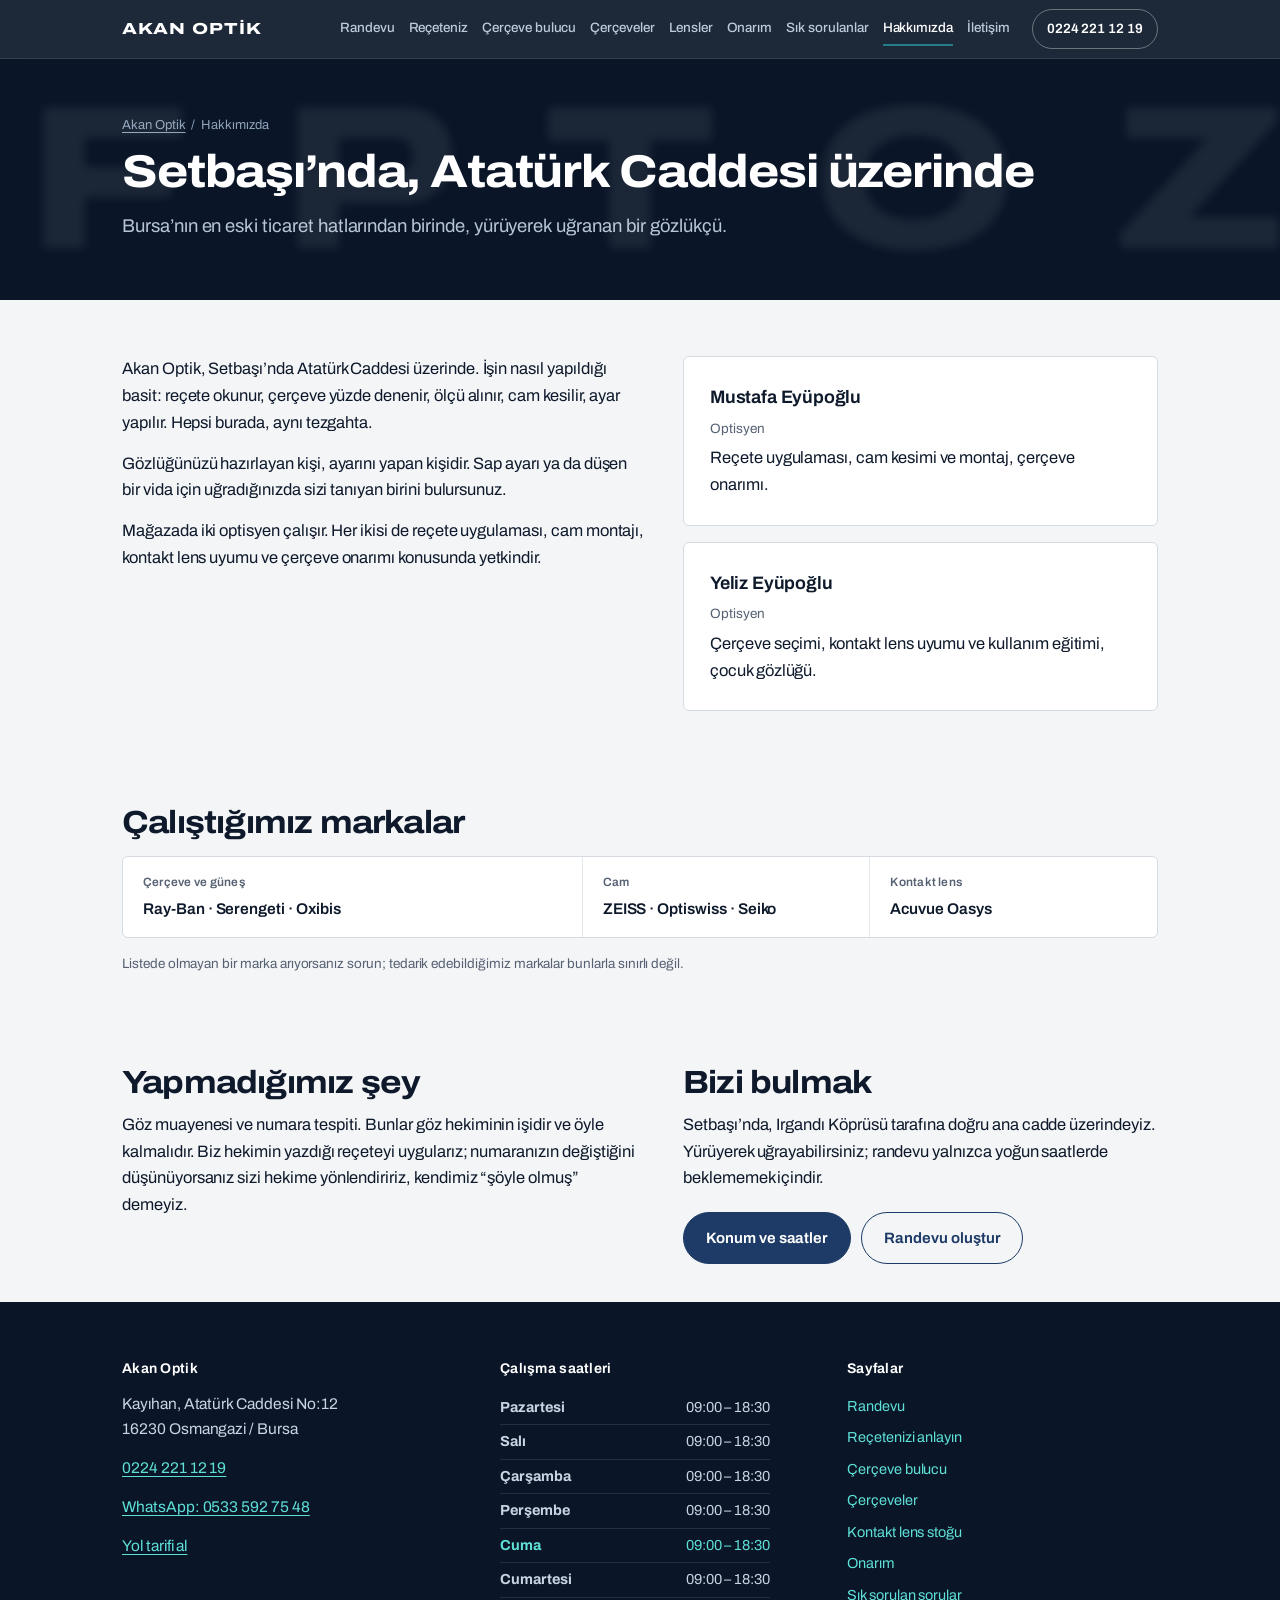
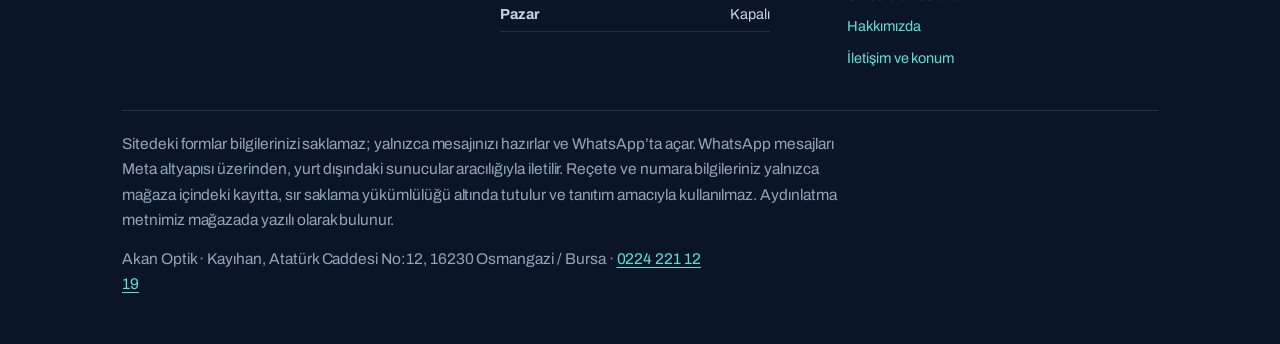
<file: hakkimizda.html>
<!DOCTYPE html>
<html lang="tr">
<head>
<meta charset="utf-8">
<script>document.documentElement.classList.add("js-odak");setTimeout(function(){if(!window.__odak)document.documentElement.classList.remove("js-odak")},3000);</script>
<meta name="viewport" content="width=device-width, initial-scale=1">
<title>Hakkımızda — Akan Optik, Setbaşı Bursa</title>
<meta name="description" content="Akan Optik, Setbaşı'nda Atatürk Caddesi üzerinde. Optisyenler Mustafa Eyüpoğlu ve Yeliz Eyüpoğlu. Çerçeve, numaralı cam, kontakt lens ve onarım.">
<link rel="canonical" href="https://akanoptik.com/hakkimizda">
<meta property="og:title" content="Hakkımızda — Akan Optik, Setbaşı Bursa">
<meta property="og:description" content="Akan Optik, Setbaşı'nda Atatürk Caddesi üzerinde. Optisyenler Mustafa Eyüpoğlu ve Yeliz Eyüpoğlu. Çerçeve, numaralı cam, kontakt lens ve onarım.">
<meta property="og:locale" content="tr_TR">
<link rel="preconnect" href="https://fonts.googleapis.com">
<link rel="preconnect" href="https://fonts.gstatic.com" crossorigin>
<link href="https://fonts.googleapis.com/css2?family=Archivo:wdth,wght@62..125,100..900&display=swap" rel="stylesheet">
<style>
/* =========================================================
   Akan Optik — ortak stil
   Renk: gece lacivertı, kağıt, bağa bakırı
   Tipografi: Archivo (başlık ve arayüz) + Source Serif 4 (metin)
   ========================================================= */

:root{
  --ink:#101A2B;
  --navy:#1B3A63;
  --navy-deep:#0C1C31;
  --paper:#ECECE6;
  --paper-2:#E2E2DA;
  --card:#FCFCFA;
  --copper:#A5652A;
  --muted:#5C6472;
  --line:#C8C8BE;
  --line-soft:#DCDCD3;
  --maxw:1080px;
  --r:3px;
}

*{box-sizing:border-box}
html{scroll-behavior:smooth}
@media (prefers-reduced-motion:reduce){html{scroll-behavior:auto} *{animation:none!important;transition:none!important}}

body{
  margin:0;background:var(--paper);color:var(--ink);
  font-family:"Source Serif 4",Georgia,serif;font-size:17px;line-height:1.62;
  -webkit-font-smoothing:antialiased;
}
h1,h2,h3,h4,.ui,button,input,select,textarea,nav,label,th,.mono{
  font-family:"Archivo",system-ui,-apple-system,"Segoe UI",sans-serif;
}
h1{font-size:clamp(30px,5vw,46px);line-height:1.08;font-weight:700;letter-spacing:-.025em;margin:0 0 14px}
h2{font-size:clamp(23px,3.4vw,32px);line-height:1.14;font-weight:700;letter-spacing:-.02em;margin:0 0 10px}
h3{font-size:18px;font-weight:600;letter-spacing:-.01em;margin:0 0 6px}
p{margin:0 0 14px;max-width:66ch}
a{color:var(--navy);text-decoration-thickness:1px;text-underline-offset:3px}
a:focus-visible,button:focus-visible,input:focus-visible,select:focus-visible,textarea:focus-visible{
  outline:2px solid var(--copper);outline-offset:3px;
}
.wrap{max-width:var(--maxw);margin:0 auto;padding:0 22px}
.lede{font-size:19px;color:var(--muted);max-width:62ch}
.note{font-size:13.5px;color:var(--muted);line-height:1.55;max-width:72ch}

/* ---------- üst çubuk ---------- */
.topbar{position:sticky;top:0;z-index:40;background:var(--navy-deep);color:#E3E9F0;border-bottom:1px solid rgba(255,255,255,.1)}
.topbar .wrap{display:flex;align-items:center;gap:18px;height:58px}
.brand{font-family:"Archivo",system-ui,-apple-system,"Segoe UI",sans-serif;font-weight:800;letter-spacing:.05em;font-size:16px;color:#fff;text-decoration:none;white-space:nowrap}
.topnav{display:flex;gap:14px;margin-left:auto;overflow-x:auto;scrollbar-width:none}
.topnav::-webkit-scrollbar{display:none}
.topnav a{font-size:13px;font-weight:500;color:#BCCADB;text-decoration:none;white-space:nowrap;padding:5px 0;border-bottom:2px solid transparent}
.topnav a:hover{color:#fff}
.topnav a[aria-current=page]{color:#fff;border-bottom-color:var(--copper)}
.callbtn{margin-left:4px;background:var(--copper);color:#fff;text-decoration:none;font-family:"Archivo",system-ui,-apple-system,"Segoe UI",sans-serif;font-weight:600;font-size:13.5px;padding:8px 14px;border-radius:var(--r);white-space:nowrap}
.menubtn{display:none}
@media(max-width:860px){
  .topbar .wrap{height:56px}
  .callbtn{display:none}
  .menubtn{display:block;margin-left:auto;background:transparent;color:#fff;border:1px solid rgba(255,255,255,.35);
    border-radius:var(--r);font-family:"Archivo",system-ui,-apple-system,"Segoe UI",sans-serif;font-size:14px;font-weight:600;padding:8px 14px;cursor:pointer}
  .menubtn[aria-expanded=true]{background:#fff;color:var(--navy-deep);border-color:#fff}
  .topnav{display:none;position:absolute;left:0;right:0;top:56px;margin:0;padding:6px 22px 16px;
    background:var(--navy-deep);border-bottom:1px solid rgba(255,255,255,.12);flex-direction:column;gap:0;overflow:visible}
  body.menuAcik .topnav{display:flex}
  .topnav a{font-size:17px;padding:13px 0;border-bottom:1px solid rgba(255,255,255,.08);color:#DCE5EF}
  .topnav a[aria-current=page]{border-bottom-color:rgba(255,255,255,.08);color:#fff;box-shadow:inset 3px 0 0 var(--copper);padding-left:12px}
}

/* ---------- sayfa başlığı ---------- */
.pagehead{padding:52px 0 34px;border-bottom:1px solid var(--line-soft)}
.crumb{font-family:"Archivo",system-ui,-apple-system,"Segoe UI",sans-serif;font-size:13px;color:var(--muted);margin-bottom:12px}
.crumb a{color:var(--muted)}

/* ---------- ana sayfa kahramanı ---------- */
.hero{padding:64px 0 0}
.wordmark{
  background:var(--card);border:1px solid var(--line);
  padding:clamp(46px,8vw,92px) 24px;text-align:center;
}
.wordmark .rule{width:52px;height:2px;background:var(--copper);margin:0 auto 30px}
.wordmark .n1,.wordmark .n2{
  font-family:"Archivo",system-ui,-apple-system,"Segoe UI",sans-serif;font-weight:800;text-transform:uppercase;color:var(--ink);
  margin:0;line-height:.95;max-width:none;
}
.n1{font-size:clamp(50px,12vw,116px);letter-spacing:.12em;text-indent:.12em}
.n2{font-size:clamp(17px,3.6vw,34px);letter-spacing:.2em;text-indent:.2em;margin-top:14px;font-weight:600;color:var(--navy)}
.wordmark .sub{
  font-family:"Source Serif 4";font-size:16px;color:var(--muted);
  margin:28px auto 0;max-width:44ch;
}

/* ---------- bilgi şeridi ---------- */
.infostrip{display:grid;grid-template-columns:repeat(3,1fr);border:1px solid var(--line);border-top:0;background:var(--card)}
@media(max-width:760px){.infostrip{grid-template-columns:1fr}}
.infostrip div{padding:20px 24px;border-right:1px solid var(--line-soft)}
.infostrip div:last-child{border-right:0}
@media(max-width:760px){.infostrip div{border-right:0;border-bottom:1px solid var(--line-soft)}.infostrip div:last-child{border-bottom:0}}
.infostrip h4{font-family:"Archivo",system-ui,-apple-system,"Segoe UI",sans-serif;font-size:12px;font-weight:600;letter-spacing:.02em;color:var(--muted);margin:0 0 6px}
.infostrip p{margin:0;font-size:15.5px;line-height:1.5}
.infostrip a{text-decoration:none}
.infostrip a:hover{text-decoration:underline}
.dot{width:7px;height:7px;border-radius:50%;background:#2F7D4F;display:inline-block;margin-right:7px;vertical-align:2px}
.dot.shut{background:#989890}

/* ---------- hizmet bağlantıları ---------- */
.cards{display:grid;grid-template-columns:repeat(3,1fr);gap:1px;background:var(--line-soft);border:1px solid var(--line)}
@media(max-width:860px){.cards{grid-template-columns:repeat(2,1fr)}}
@media(max-width:560px){.cards{grid-template-columns:1fr}}
.cards a{
  background:var(--card);padding:26px 24px 28px;text-decoration:none;color:var(--ink);display:block;
}
.cards a:hover{background:#fff}
.cards h3{margin-bottom:5px;color:var(--navy)}
.cards p{font-size:15px;color:var(--muted);margin:0;max-width:34ch}

/* ---------- düğmeler ---------- */
.btn{display:inline-block;font-family:"Archivo",system-ui,-apple-system,"Segoe UI",sans-serif;font-weight:600;font-size:15px;padding:12px 20px;
  border-radius:var(--r);border:1px solid var(--navy);background:var(--navy);color:#fff;text-decoration:none;cursor:pointer}
.btn:hover{background:var(--navy-deep);border-color:var(--navy-deep)}
.btn.ghost{background:transparent;color:var(--navy)}
.btn.ghost:hover{background:rgba(27,58,99,.07)}
.btn.copper{background:var(--copper);border-color:var(--copper)}
.btn.copper:hover{filter:brightness(.92)}
.btnrow{display:flex;flex-wrap:wrap;gap:10px;margin-top:20px}

/* ---------- bölümler, form ---------- */
.block{padding:56px 0}
.block.tight{padding:38px 0}
.panel{background:var(--card);border:1px solid var(--line);border-radius:var(--r);padding:26px}
.grid2{display:grid;grid-template-columns:1fr 1fr;gap:16px}
.grid3{display:grid;grid-template-columns:repeat(3,1fr);gap:16px}
.split{display:grid;grid-template-columns:1.05fr .95fr;gap:36px;align-items:start}
@media(max-width:820px){.grid2,.grid3,.split{grid-template-columns:1fr}}
.field{display:block;margin-bottom:14px}
.field span{display:block;font-size:13.5px;font-weight:600;margin-bottom:5px}
input[type=text],input[type=tel],input[type=date],select,textarea{
  width:100%;padding:10px 12px;font-size:15.5px;font-family:"Archivo",system-ui,-apple-system,"Segoe UI",sans-serif;
  border:1px solid var(--line);border-radius:var(--r);background:#fff;color:var(--ink);
}
textarea{min-height:88px;resize:vertical}
.consent{display:flex;gap:10px;align-items:flex-start;margin:16px 0 4px;font-size:13.5px;color:var(--muted);font-family:"Archivo",system-ui,-apple-system,"Segoe UI",sans-serif}
.consent input{margin-top:4px;flex:0 0 auto}

/* ---------- reçete ---------- */
.rxtable{width:100%;border-collapse:collapse;margin-bottom:6px}
.rxtable th{font-size:12.5px;font-weight:600;text-align:left;padding:0 6px 6px;color:var(--muted)}
.rxtable td{padding:0 6px 8px}
.rxtable td:first-child,.rxtable th:first-child{width:52px;padding-left:0;font-family:"Archivo",system-ui,-apple-system,"Segoe UI",sans-serif;font-weight:600;font-size:14px}
.out{border-left:3px solid var(--copper);padding:2px 0 2px 16px}
.out h4{font-family:"Archivo",system-ui,-apple-system,"Segoe UI",sans-serif;font-size:15px;margin:0 0 4px;font-weight:600}
.out p{margin:0 0 12px;font-size:15.5px}
.out .empty{color:var(--muted)}
.gloss{border-top:1px solid var(--line-soft);margin-top:28px;padding-top:22px}
.gloss dl{margin:0;display:grid;grid-template-columns:104px 1fr;gap:8px 18px;font-size:15px}
.gloss dt{font-family:"Archivo",system-ui,-apple-system,"Segoe UI",sans-serif;font-weight:600;font-size:14px}
.gloss dd{margin:0;color:var(--muted)}
@media(max-width:600px){.gloss dl{grid-template-columns:1fr;gap:2px}.gloss dd{margin-bottom:10px}}

/* ---------- bulucu ---------- */
.qcard{background:var(--card);border:1px solid var(--line);padding:28px}
.qstep{font-family:"Archivo",system-ui,-apple-system,"Segoe UI",sans-serif;font-size:13px;color:var(--muted);margin-bottom:8px}
.opts{display:grid;grid-template-columns:repeat(2,1fr);gap:10px;margin-top:18px}
@media(max-width:620px){.opts{grid-template-columns:1fr}}
.opt{text-align:left;background:var(--paper);border:1px solid var(--line);border-radius:var(--r);
  padding:13px 15px;cursor:pointer;font-size:15px;font-weight:500;color:var(--ink)}
.opt:hover{border-color:var(--navy);background:#fff}
.opt small{display:block;font-weight:400;color:var(--muted);font-size:13px;margin-top:2px}
.qbar{height:3px;background:var(--paper-2);margin-top:22px}
.qbar i{display:block;height:3px;background:var(--copper);width:0;transition:width .25s ease}

/* ---------- çerçeveler ---------- */
.filters{display:flex;flex-wrap:wrap;gap:8px;margin-bottom:22px}
.chip{font-family:"Archivo",system-ui,-apple-system,"Segoe UI",sans-serif;font-size:13.5px;font-weight:500;padding:7px 14px;border:1px solid var(--line);
  background:var(--card);border-radius:999px;cursor:pointer;color:var(--ink)}
.chip[aria-pressed=true]{background:var(--navy);border-color:var(--navy);color:#fff}
.frames{display:grid;grid-template-columns:repeat(4,1fr);gap:16px}
@media(max-width:900px){.frames{grid-template-columns:repeat(2,1fr)}}
@media(max-width:460px){.frames{grid-template-columns:1fr}}
.frame{background:var(--card);border:1px solid var(--line);padding:16px;display:flex;flex-direction:column}
.frame svg{width:100%;height:60px;display:block;margin:4px 0 12px}
.frame .code{font-family:"Archivo",system-ui,-apple-system,"Segoe UI",sans-serif;font-weight:700;font-size:15px}
.frame .meta{font-size:13.5px;color:var(--muted);margin:2px 0 12px;line-height:1.45}
.frame button{margin-top:auto}
.stock{font-family:"Archivo",system-ui,-apple-system,"Segoe UI",sans-serif;font-size:12px;font-weight:600;color:var(--navy);margin-bottom:10px}
.stock.no{color:var(--muted)}

/* ---------- onarım ---------- */
.jobs{list-style:none;padding:0;margin:0;border-top:1px solid var(--line-soft)}
.jobs li{display:flex;justify-content:space-between;gap:18px;align-items:baseline;padding:12px 0;border-bottom:1px solid var(--line-soft)}
.jobs b{font-family:"Archivo",system-ui,-apple-system,"Segoe UI",sans-serif;font-weight:600;font-size:15.5px}
.jobs span{font-family:"Archivo",system-ui,-apple-system,"Segoe UI",sans-serif;font-size:13px;color:var(--muted);white-space:nowrap}

/* ---------- alt bilgi ---------- */
.foot{background:var(--navy-deep);color:#C9D4E2;padding:56px 0 34px;margin-top:56px}
.foot h3{color:#fff;font-size:14px;letter-spacing:.02em;margin-bottom:10px}
.foot a{color:#E4CBAE}
.foot p{font-size:15.5px}
.footgrid{display:grid;grid-template-columns:1.1fr 1fr 1fr;gap:36px}
@media(max-width:820px){.footgrid{grid-template-columns:1fr;gap:28px}}
.hours{list-style:none;padding:0;margin:0;font-family:"Archivo",system-ui,-apple-system,"Segoe UI",sans-serif;font-size:14.5px}
.hours li{display:flex;justify-content:space-between;padding:5px 0;border-bottom:1px solid rgba(255,255,255,.1);max-width:270px}
.hours li.today b{color:#fff}
.footnav{list-style:none;padding:0;margin:0;font-family:"Archivo",system-ui,-apple-system,"Segoe UI",sans-serif;font-size:14.5px}
.footnav li{padding:4px 0}
.footnav a{color:#C9D4E2;text-decoration:none}
.footnav a:hover{text-decoration:underline;color:#fff}
.legal{border-top:1px solid rgba(255,255,255,.12);margin-top:36px;padding-top:20px;font-size:13px;color:#93A3B8}
.legal a{color:#BCCADB}
.map{width:100%;aspect-ratio:16/10;border:1px solid var(--line)}

.toast{position:fixed;left:50%;bottom:24px;transform:translateX(-50%);background:var(--ink);color:#fff;
  font-family:"Archivo",system-ui,-apple-system,"Segoe UI",sans-serif;font-size:14px;padding:11px 18px;border-radius:var(--r);z-index:60;opacity:0;pointer-events:none;transition:opacity .2s}
.toast.on{opacity:1}

/* ---------- stok tablosu (lensler) ---------- */
.stoktab{width:100%;border-collapse:collapse;background:var(--card);border:1px solid var(--line)}
.stoktab th{font-family:"Archivo",system-ui,-apple-system,"Segoe UI",sans-serif;font-size:12.5px;font-weight:600;color:var(--muted);
  text-align:left;padding:12px 14px;border-bottom:1px solid var(--line)}
.stoktab td{padding:13px 14px;border-bottom:1px solid var(--line-soft);font-size:15px;vertical-align:middle}
.stoktab tr:last-child td{border-bottom:0}
.stoktab td b{font-family:"Archivo",system-ui,-apple-system,"Segoe UI",sans-serif;font-weight:600;font-size:15px}
.stoktab td small{display:block;color:var(--muted);font-size:13px;margin-top:2px}
.stoktab td.ok{font-family:"Archivo",system-ui,-apple-system,"Segoe UI",sans-serif;font-size:13.5px;font-weight:600;color:var(--navy)}
.stoktab td.no{font-family:"Archivo",system-ui,-apple-system,"Segoe UI",sans-serif;font-size:13.5px;font-weight:600;color:var(--muted)}
.btn.small{padding:7px 14px;font-size:13.5px}
@media(max-width:760px){
  .stoktab thead{display:none}
  .stoktab tr{display:block;border-bottom:1px solid var(--line);padding:12px 0}
  .stoktab td{display:flex;justify-content:space-between;gap:14px;border:0;padding:4px 14px}
  .stoktab td:before{content:attr(data-l);font-family:"Archivo",system-ui,-apple-system,"Segoe UI",sans-serif;font-size:13px;color:var(--muted)}
}
.frame img{width:100%;height:120px;object-fit:contain;display:block;margin:2px 0 12px;background:#fff}


/* ---------- mağazada listesi ---------- */
.magaza{list-style:none;padding:0;margin:0}
.magaza li{position:relative;padding:11px 0 11px 26px;border-bottom:1px solid var(--line-soft);font-size:16.5px}
.magaza li:last-child{border-bottom:0}
.magaza li:before{content:"";position:absolute;left:0;top:20px;width:13px;height:1.5px;background:var(--copper)}

/* ---------- lacivert şerit ---------- */
.band{background:var(--navy-deep);color:#D3DEEA;padding:48px 0;border-top:0}
.band h2{color:#fff}
.band p{color:#BCCADB}
.band .btn{background:var(--copper);border-color:var(--copper)}
.band .btn.ghost{background:transparent;color:#E4CBAE;border-color:#40567A}

/* ---------- reçete görseli ---------- */
.rxvis{background:var(--card);border:1px solid var(--line);padding:22px 18px}
.rxvis svg{width:100%;height:auto;display:block}
.rxkey{list-style:none;padding:0;margin:22px 0 0;display:grid;gap:14px}
.rxkey li{display:grid;grid-template-columns:30px 1fr;gap:13px;align-items:start}
.rxkey .no{width:26px;height:26px;border-radius:50%;background:var(--navy);color:#fff;
  font-family:"Archivo",system-ui,-apple-system,"Segoe UI",sans-serif;font-size:13.5px;font-weight:700;display:flex;align-items:center;justify-content:center;margin-top:2px}
.rxkey b{font-family:"Archivo",system-ui,-apple-system,"Segoe UI",sans-serif;font-size:15.5px;font-weight:600;display:block;margin-bottom:2px}
.rxkey p{margin:0;font-size:16px}

/* ---------- sık sorulanlar ---------- */
.sss{border-top:1px solid var(--line)}
.sss details{border-bottom:1px solid var(--line-soft)}
.sss summary{font-family:"Archivo",system-ui,-apple-system,"Segoe UI",sans-serif;font-size:17px;font-weight:600;padding:17px 34px 17px 0;
  cursor:pointer;list-style:none;position:relative}
.sss summary::-webkit-details-marker{display:none}
.sss summary:after{content:"+";position:absolute;right:6px;top:15px;font-size:21px;font-weight:400;color:var(--copper)}
.sss details[open] summary:after{content:"\2212"}
.sss details[open] summary{color:var(--navy)}
.sss .cevap{padding:0 40px 20px 0}
.sss .cevap p{margin:0 0 10px}
.sss .cevap p:last-child{margin:0}
.sssgrup{margin-bottom:38px}
.sssgrup h2{margin-bottom:6px}

/* ---------- göz görseli ve bulanıklık benzetimi ---------- */
.gorselIki{display:grid;grid-template-columns:1fr 1fr;gap:18px;margin-top:22px}
@media(max-width:820px){.gorselIki{grid-template-columns:1fr}}
.gkutu{background:var(--card);border:1px solid var(--line);padding:18px}
.gkutu h3{margin-bottom:4px}
.gkutu .alt{font-size:13.5px;color:var(--muted);margin:0 0 14px}
.gkutu svg{width:100%;height:auto;display:block}
.simDis{overflow:hidden;background:#DCE4EC;border:1px solid var(--line-soft)}
.simOrta{will-change:filter}
.gozSecim{display:flex;gap:8px;margin-bottom:14px}
.gozSecim button{font-family:"Archivo",system-ui,-apple-system,"Segoe UI",sans-serif;font-size:13.5px;font-weight:600;padding:7px 15px;
  border:1px solid var(--line);background:var(--card);border-radius:999px;cursor:pointer;color:var(--ink)}
.gozSecim button[aria-pressed=true]{background:var(--navy);border-color:var(--navy);color:#fff}
.odakEtiket{font-family:"Archivo",system-ui,-apple-system,"Segoe UI",sans-serif;font-size:12.5px;font-weight:600}

/* ---------- gelişmiş bulucu sonucu ---------- */
.sonucUst{background:var(--navy-deep);color:#D6E2EA;padding:20px;margin-top:22px}
.sonucUst h3{color:#fff;font-size:19px;margin:0 0 4px}
.sonucUst p{color:#BCCADB;margin:0;font-size:15px}
.puanlar{display:grid;grid-template-columns:repeat(3,1fr);gap:14px;margin-top:16px}
@media(max-width:700px){.puanlar{grid-template-columns:1fr}}
.puan{background:var(--card);border:1px solid var(--line);padding:16px}
.puan .sira{font-family:"Archivo",system-ui,-apple-system,"Segoe UI",sans-serif;font-size:11.5px;font-weight:700;letter-spacing:.08em;color:var(--copper);margin-bottom:6px}
.puan svg{width:100%;height:56px;margin:2px 0 10px}
.puan b{font-family:"Archivo",system-ui,-apple-system,"Segoe UI",sans-serif;font-size:16px;display:block;margin-bottom:4px}
.puan p{font-size:14.5px;color:var(--muted);margin:0}
.cubuk{height:4px;background:var(--paper-2);margin-top:10px}
.cubuk i{display:block;height:4px;background:var(--navy)}
.oneriler{border-top:1px solid var(--line-soft);margin-top:24px;padding-top:20px}
.oneriler dl{display:grid;grid-template-columns:130px 1fr;gap:10px 18px;margin:0;font-size:15.5px}
.oneriler dt{font-family:"Archivo",system-ui,-apple-system,"Segoe UI",sans-serif;font-weight:600;font-size:14px;color:var(--muted)}
.oneriler dd{margin:0}
@media(max-width:600px){.oneriler dl{grid-template-columns:1fr;gap:2px}.oneriler dd{margin-bottom:12px}}

/* ---------- kısa sözlük kartı ---------- */
.kisaliste{margin:0;display:grid;grid-template-columns:64px 1fr;gap:12px 18px;font-size:16px}
.kisaliste dt{font-family:"Archivo",system-ui,-apple-system,"Segoe UI",sans-serif;font-weight:700;font-size:14px;color:var(--navy);
  border-right:1px solid var(--line-soft);padding-right:14px}
.kisaliste dd{margin:0;color:var(--muted)}

/* ---------- markalar ---------- */
.markalar{padding-top:8px}
.markagrid{display:grid;grid-template-columns:1.6fr 1fr 1fr;gap:1px;background:var(--line-soft);border:1px solid var(--line)}
@media(max-width:700px){.markagrid{grid-template-columns:1fr}}
.markagrid div{background:var(--card);padding:16px 20px}
.markagrid h4{font-family:"Archivo",system-ui,-apple-system,"Segoe UI",sans-serif;font-size:12px;font-weight:600;color:var(--muted);margin:0 0 4px;letter-spacing:.02em}
.markagrid p{font-family:"Archivo",system-ui,-apple-system,"Segoe UI",sans-serif;font-size:15.5px;font-weight:600;margin:0;color:var(--ink);max-width:none}

/* ---------- lens sayfası filtreleri ---------- */
.lensAra{display:flex;flex-wrap:wrap;gap:14px;align-items:flex-end;margin-bottom:18px}
.lensAra .field{margin:0;max-width:220px}
.lensAra .filters{margin:0}
.stoktab td.aralik b{font-family:"Archivo",system-ui,-apple-system,"Segoe UI",sans-serif;font-weight:600;font-size:14.5px;display:block}
.stoktab td.aralik small{display:block;color:var(--muted);font-size:12px;margin-top:2px;line-height:1.4}


/* ---------- ana sayfa: yıl satırı ---------- */
.wordmark .yil{font-family:"Archivo",system-ui,-apple-system,"Segoe UI",sans-serif;font-size:15px;font-weight:600;color:var(--copper);
  margin:22px auto 0;letter-spacing:.01em;max-width:none}
.wordmark .yil + .sub{margin-top:10px}

/* ---------- stok boşken ---------- */
.bosstok{background:var(--card);border:1px solid var(--line);padding:26px;max-width:640px}
.bosstok h3{margin-bottom:6px}
.bosstok p{color:var(--muted);margin-bottom:4px}

/* ---------- mobil hızlı iletişim çubuğu ---------- */
.eylem{display:none}
@media(max-width:860px){
  .eylem{display:grid;grid-template-columns:1fr 1.2fr 1fr;position:fixed;left:0;right:0;bottom:0;z-index:50;
    background:#fff;border-top:1px solid var(--line);box-shadow:0 -2px 10px rgba(12,28,49,.08);
    padding:8px 10px calc(8px + env(safe-area-inset-bottom));gap:8px}
  .eylem a{display:flex;align-items:center;justify-content:center;min-height:46px;border-radius:var(--r);
    font-family:"Archivo",system-ui,-apple-system,"Segoe UI",sans-serif;font-weight:700;font-size:15px;text-decoration:none;color:var(--navy);border:1px solid var(--line)}
  .eylem a.wa{background:var(--navy);color:#fff;border-color:var(--navy)}
  body{padding-bottom:72px}
}

/* ---------- mobilde daha sıkı düzen ---------- */
@media(max-width:600px){
  body{font-size:16.5px}
  .hero{padding:22px 0 0}
  .wordmark{padding:34px 18px 30px}
  .wordmark .rule{margin-bottom:20px}
  .wordmark .sub{font-size:15.5px;margin-top:8px}
  .pagehead{padding:28px 0 22px}
  .lede{font-size:17px}
  .block{padding:38px 0}
  .block.tight{padding:26px 0}
  .band{padding:36px 0}
  .btnrow .btn{flex:1 1 auto;text-align:center}
  .foot{margin-top:24px}
}

.stoktab .urun small{display:block}
@media(max-width:760px){.stoktab .urun{text-align:right}}

/* =====================================================================
   TASARIM 2 — "Netleşme"
   Her şey odağa gelir: yazılar bulanıktan netleşir, mercek göz tablosunu
   keskinleştirir. Hareket dili yalnızca odak; kayma/zıplama yok.
   Tek aile: Archivo (genişlik ekseni 62–125, ağırlık 100–900).
   ===================================================================== */
:root{
  --ink:#0E1A2B;
  --navy:#1D3B66;
  --navy-deep:#0A1628;
  --night:#0A1628;
  --paper:#F4F5F7;
  --paper-2:#E9ECF0;
  --card:#FFFFFF;
  --copper:#237C86;          /* eski bakır yerine: koyu kaplama turkuazı */
  --muted:#566173;
  --line:#D6DBE2;
  --line-soft:#E5E8EC;
  --coat-a:#5EE0D6;          /* antirefle kaplama yansıması: yalnızca koyu zeminde */
  --coat-b:#A393FF;
  --r:6px;
}
body{font-family:"Archivo",system-ui,-apple-system,"Segoe UI",sans-serif;font-size:16.5px;line-height:1.62;
  font-stretch:100%;letter-spacing:-.003em}
h1,h2{font-stretch:112%;letter-spacing:-.025em}
h1{font-weight:750}
h2{font-weight:720}
h3{font-weight:650}
.lede{font-size:18.5px;line-height:1.55}
.btn{border-radius:999px;padding:13px 22px;font-weight:650;transition:background .2s,border-color .2s,color .2s}
.btn.small{padding:7px 15px}
.panel,.qcard,.frame,.bosstok,.stoktab,.markagrid,.gkutu,.rxvis,.infostrip{border-radius:var(--r)}
.stoktab,.markagrid,.infostrip{overflow:hidden}
.topbar{background:rgba(10,22,40,.92);backdrop-filter:saturate(1.2) blur(10px);-webkit-backdrop-filter:saturate(1.2) blur(10px)}
.brand{font-stretch:125%;font-weight:800;letter-spacing:.06em}
.callbtn{border-radius:999px;background:transparent;border:1px solid rgba(255,255,255,.35)}
.callbtn:hover{background:#fff;color:var(--night)}
@media(min-width:861px){.topnav a{font-size:13.5px}}

/* ---------- iç sayfa başlığı: koyu şerit, arkada bulanık tablo harfleri ---------- */
.pagehead{background:var(--night);color:#fff;border-bottom:0;position:relative;overflow:hidden;padding:56px 0 46px}
.pagehead h1{color:#fff;position:relative}
.pagehead .lede{color:#B7C4D6;position:relative}
.pagehead .crumb,.pagehead .crumb a{color:#8FA2BA;position:relative}
.pagehead::after{content:"E F P T O Z";position:absolute;right:-2%;top:50%;transform:translateY(-50%);
  font-stretch:125%;font-weight:800;font-size:clamp(90px,16vw,210px);letter-spacing:.08em;white-space:nowrap;
  color:rgba(255,255,255,.07);filter:blur(5px);pointer-events:none}
.pagehead .btnrow .btn{background:#fff;color:var(--night);border-color:#fff}
.pagehead .btnrow .btn.ghost{background:transparent;color:#fff;border-color:rgba(255,255,255,.4)}
@media(max-width:600px){.pagehead{padding:32px 0 28px}}

/* ---------- açık düğmeler (koyu zemin) ---------- */
.btn.acik{background:#fff;color:var(--night);border-color:#fff}
.btn.acik:hover{background:#DDF7F4;border-color:#DDF7F4}
.btn.cizgi{background:transparent;color:#fff;border-color:rgba(255,255,255,.38)}
.btn.cizgi:hover{border-color:#fff;background:rgba(255,255,255,.06)}

/* ============================ SAHNE (ana sayfa) ============================ */
.sahne{position:relative;background:var(--night);color:#fff;overflow:hidden;padding:84px 0 0;isolation:isolate}
.sahne-ic{position:relative;z-index:3;max-width:var(--maxw)}
.tablo{position:absolute;inset:0;z-index:1;--lx:70%;--ly:45%;--lr:120px}
.tablo-kat{position:absolute;top:0;bottom:0;right:0;width:58%;display:flex;flex-direction:column;
  justify-content:center;align-items:center;gap:.28em;font-stretch:125%;font-weight:700;line-height:1;
  user-select:none;padding:40px 0}
.tablo-kat span{display:block;letter-spacing:.3em;text-indent:.3em;white-space:nowrap}
.tablo-kat .s1{font-size:150px}.tablo-kat .s2{font-size:96px}.tablo-kat .s3{font-size:66px}
.tablo-kat .s4{font-size:46px}.tablo-kat .s5{font-size:34px}.tablo-kat .s6{font-size:25px}.tablo-kat .s7{font-size:19px}
.tablo-bulanik{color:rgba(255,255,255,.13);filter:blur(7px)}
.tablo-net{color:rgba(255,255,255,.62);
  clip-path:circle(var(--lr) at var(--lx) var(--ly));
  transform:scale(1.16);transform-origin:var(--lx) var(--ly)}
.mercek{position:absolute;left:var(--mx,70%);top:var(--my,45%);width:calc(var(--lr) * 2.32);height:calc(var(--lr) * 2.32);
  transform:translate(-50%,-50%);border-radius:50%;pointer-events:none;
  box-shadow:inset 0 0 0 2px rgba(255,255,255,.55),inset 0 0 38px rgba(94,224,214,.18),0 18px 60px rgba(0,0,0,.35)}
.mercek::before{content:"";position:absolute;inset:-5px;border-radius:50%;padding:5px;
  background:conic-gradient(from 210deg,var(--coat-a),var(--coat-b),rgba(255,255,255,.15) 40%,var(--coat-a) 70%,var(--coat-b));
  -webkit-mask:linear-gradient(#000 0 0) content-box,linear-gradient(#000 0 0);-webkit-mask-composite:xor;mask-composite:exclude;opacity:.85}
.mercek::after{content:"";position:absolute;left:18%;top:14%;width:34%;height:18%;border-radius:50%;
  background:radial-gradient(closest-side,rgba(255,255,255,.28),transparent);transform:rotate(-28deg)}
.sahne::after{content:"";position:absolute;inset:0;z-index:2;pointer-events:none;
  background:linear-gradient(90deg,rgba(10,22,40,.96) 0%,rgba(10,22,40,.75) 38%,rgba(10,22,40,0) 62%)}

.sahne .yil{font-stretch:112%;font-weight:600;font-size:15px;color:var(--coat-a);margin:0 0 18px;letter-spacing:.01em}
.marka{margin:0;line-height:.86;font-stretch:125%;font-weight:820;letter-spacing:.015em;color:#fff}
.marka span{display:block}
.marka span:first-child{font-size:clamp(76px,13vw,168px)}
.marka span:last-child{font-size:clamp(30px,5.1vw,64px);letter-spacing:.34em;color:#C9D6E6;margin-top:.22em;font-weight:620}
.sahne-alt{font-size:19px;line-height:1.55;color:#C3CFDE;max-width:40ch;margin:28px 0 0}
.sahne .btnrow{margin-top:30px}
.sahne .infostrip{position:relative;z-index:3;margin-top:64px;border:1px solid rgba(255,255,255,.12);
  background:rgba(255,255,255,.04);backdrop-filter:blur(6px);-webkit-backdrop-filter:blur(6px);border-radius:var(--r) var(--r) 0 0;border-bottom:0}
.sahne .infostrip div{border-right-color:rgba(255,255,255,.1)}
.sahne .infostrip h4{color:#8FA2BA}
.sahne .infostrip p,.sahne .infostrip a{color:#fff}
.sahne .infostrip a:hover{color:var(--coat-a)}
@media(max-width:760px){.sahne .infostrip div{border-bottom-color:rgba(255,255,255,.1)}}

/* açılışta netleşme */
@keyframes netles{from{filter:blur(18px);opacity:0;letter-spacing:.14em}to{filter:blur(0);opacity:1}}
@keyframes netles2{from{filter:blur(10px);opacity:0}to{filter:blur(0);opacity:1}}
.js-odak .marka span:first-child{animation:netles 1.25s cubic-bezier(.2,.7,.2,1) both}
.js-odak .marka span:last-child{animation:netles 1.25s .12s cubic-bezier(.2,.7,.2,1) both}
.js-odak .sahne .yil,.js-odak .sahne-alt,.js-odak .sahne .btnrow,.js-odak .sahne .infostrip{animation:netles2 .9s cubic-bezier(.2,.7,.2,1) both}
.js-odak .sahne .yil{animation-delay:.35s}.js-odak .sahne-alt{animation-delay:.55s}
.js-odak .sahne .btnrow{animation-delay:.7s}.js-odak .sahne .infostrip{animation-delay:.85s}
.js-odak .tablo{animation:netles2 1.6s .2s ease both}

@media(max-width:860px){
  .sahne{padding-top:48px}
  .tablo-kat{width:100%;opacity:.8}
  .tablo-kat .s1{font-size:108px}.tablo-kat .s2{font-size:70px}.tablo-kat .s3{font-size:48px}
  .tablo-kat .s4{font-size:34px}.tablo-kat .s5{font-size:25px}.tablo-kat .s6{font-size:19px}.tablo-kat .s7{font-size:15px}
  .tablo{--lr:78px}
  .sahne::after{background:linear-gradient(180deg,rgba(10,22,40,.55) 0%,rgba(10,22,40,.88) 55%,rgba(10,22,40,.97) 100%)}
  .sahne-alt{font-size:17px}
  .sahne .infostrip{margin-top:40px}
}

/* ============================ kaydırınca odaklanma ============================ */
.js-odak [data-odak]{filter:blur(9px);opacity:.2;transition:filter 1s cubic-bezier(.2,.7,.2,1),opacity 1s cubic-bezier(.2,.7,.2,1)}
.js-odak [data-odak].net{filter:blur(0);opacity:1}
@media (prefers-reduced-motion:reduce){
  .js-odak [data-odak]{filter:none;opacity:1}
  .js-odak .marka span,.js-odak .sahne *,.js-odak .tablo{animation:none!important}
}

/* ============================ hizmet ikonları ============================ */
.bolum-bas{display:flex;flex-wrap:wrap;align-items:flex-end;justify-content:space-between;gap:10px 40px;margin-bottom:30px}
.bolum-bas h2{margin:0}
.bolum-bas p{margin:0;color:var(--muted);max-width:46ch}
.ikonlar{list-style:none;margin:0;padding:0;display:grid;grid-template-columns:repeat(4,1fr);
  border-top:1px solid var(--line);border-left:1px solid var(--line)}
.ikonlar li{padding:26px 22px 28px;border-right:1px solid var(--line);border-bottom:1px solid var(--line);background:var(--card);
  transition:background .25s}
.ikonlar li:hover{background:#F7FBFB}
.ikonlar svg{width:40px;height:40px;color:var(--navy);display:block;margin-bottom:16px}
.ikonlar li:hover svg{color:var(--copper)}
.ikonlar b{display:block;font-size:16.5px;font-weight:680;margin-bottom:4px;font-stretch:108%}
.ikonlar span{display:block;font-size:14.5px;color:var(--muted);line-height:1.5}
@media(max-width:900px){.ikonlar{grid-template-columns:repeat(2,1fr)}}
@media(max-width:420px){.ikonlar li{padding:20px 16px}.ikonlar b{font-size:15.5px}}

/* ============================ marka şeridi ============================ */
.kayan{background:var(--card);border-top:1px solid var(--line);border-bottom:1px solid var(--line);overflow:hidden;padding:26px 0}
.kayan-ic{display:flex;width:max-content;animation:kay 38s linear infinite}
.kayan:hover .kayan-ic{animation-play-state:paused}
.kayan-grup{display:flex;align-items:center;gap:44px;padding-right:44px}
.kayan-grup span{font-stretch:125%;font-weight:700;font-size:clamp(22px,3vw,34px);color:#243752;white-space:nowrap;letter-spacing:.01em}
.kayan-grup i{width:10px;height:10px;border-radius:50%;border:2px solid var(--copper);flex:0 0 auto}
@keyframes kay{to{transform:translateX(-50%)}}
@media (prefers-reduced-motion:reduce){.kayan-ic{animation:none;flex-wrap:wrap;width:auto}.kayan-grup+.kayan-grup{display:none}}

/* ============================ çerçeve biçimleri ============================ */
.bicimler{display:grid;grid-template-columns:repeat(4,1fr);gap:12px}
.bicimler a{display:block;text-decoration:none;color:var(--ink);background:var(--card);border:1px solid var(--line);
  border-radius:var(--r);padding:16px 10px 12px;text-align:center;transition:border-color .2s,transform .25s}
.bicimler a:hover{border-color:var(--navy);transform:translateY(-2px)}
.bicimler svg{width:100%;height:54px;display:block}
.bicimler svg *{fill:none;stroke:var(--ink);stroke-width:3;stroke-linecap:round;stroke-linejoin:round;
  stroke-dasharray:1;stroke-dashoffset:0}
.js-odak .bicimler svg *{stroke-dashoffset:1;transition:stroke-dashoffset 1.3s cubic-bezier(.4,.1,.2,1)}
.js-odak .bicimler.net svg *{stroke-dashoffset:0}
.bicimler a:nth-child(2) svg *{transition-delay:.1s}.bicimler a:nth-child(3) svg *{transition-delay:.2s}
.bicimler a:nth-child(4) svg *{transition-delay:.3s}.bicimler a:nth-child(5) svg *{transition-delay:.4s}
.bicimler a:nth-child(6) svg *{transition-delay:.5s}.bicimler a:nth-child(7) svg *{transition-delay:.6s}
.bicimler a:nth-child(8) svg *{transition-delay:.7s}
.bicimler small{display:block;font-size:13px;font-weight:600;margin-top:6px;color:var(--muted)}
.bicimler a:hover small{color:var(--navy)}
@media(max-width:560px){.bicimler{grid-template-columns:repeat(2,1fr)}}
@media (prefers-reduced-motion:reduce){.js-odak .bicimler svg *{stroke-dashoffset:0;transition:none}}

/* ============================ numara sürgüsü ============================ */
.gorus{background:var(--night);color:#fff;border-radius:var(--r);padding:26px 24px 22px;position:relative;overflow:hidden}
.gorus-tablo{display:flex;flex-direction:column;align-items:center;gap:.3em;font-stretch:125%;font-weight:700;line-height:1;
  padding:22px 0 26px;transition:filter .15s linear;will-change:filter}
.gorus-tablo span{display:block;letter-spacing:.28em;text-indent:.28em}
.gorus-tablo .g1{font-size:74px}.gorus-tablo .g2{font-size:46px}.gorus-tablo .g3{font-size:30px}
.gorus-tablo .g4{font-size:21px}.gorus-tablo .g5{font-size:15px}
.gorus label{display:flex;justify-content:space-between;align-items:baseline;font-size:14px;color:#B7C4D6;margin-bottom:6px}
.gorus label b{font-size:22px;color:#fff;font-stretch:112%;font-variant-numeric:tabular-nums}
.gorus input[type=range]{width:100%;accent-color:var(--coat-a);height:28px}
.gorus .aciklama{font-size:14.5px;color:#C3CFDE;margin:10px 0 0;min-height:44px}
.gorus .not{font-size:12.5px;color:#8FA2BA;margin:10px 0 0}

/* ============================ insanlar ============================ */
.insanlar{display:grid;grid-template-columns:1.1fr .9fr;gap:40px;align-items:center}
.kisiler{display:grid;grid-template-columns:1fr 1fr;gap:14px}
.kisi{background:var(--card);border:1px solid var(--line);border-radius:var(--r);padding:22px 20px}
.kisi .bas{width:52px;height:52px;border-radius:50%;background:var(--night);color:#fff;display:flex;align-items:center;
  justify-content:center;font-stretch:125%;font-weight:800;font-size:17px;letter-spacing:.04em;margin-bottom:14px;
  box-shadow:0 0 0 3px var(--card),0 0 0 5px var(--copper)}
.kisi b{display:block;font-size:16.5px;font-weight:680}
.kisi span{display:block;font-size:14px;color:var(--muted)}
.otuz{font-stretch:125%;font-weight:820;font-size:clamp(64px,9vw,112px);line-height:.9;color:var(--night);letter-spacing:-.01em;margin:0 0 10px}
.otuz small{display:block;font-size:.26em;font-weight:620;letter-spacing:.01em;color:var(--copper);margin-top:12px;font-stretch:112%}
@media(max-width:820px){.insanlar{grid-template-columns:1fr;gap:26px}}
@media(max-width:420px){.kisiler{grid-template-columns:1fr}}

.ipuclari{display:grid;grid-template-columns:repeat(3,1fr);gap:0;border-top:1px solid var(--line);margin-top:10px}
.ipuclari div{padding:22px 24px 6px 0}
.ipuclari div+div{padding-left:24px;border-left:1px solid var(--line)}
.ipuclari h3{font-size:16.5px;margin-bottom:6px}
.ipuclari p{font-size:15px;color:var(--muted)}
@media(max-width:760px){.ipuclari{grid-template-columns:1fr}.ipuclari div+div{padding-left:0;border-left:0;border-top:1px solid var(--line)}}

/* koyu bant yeni renklere */
.band{background:var(--night)}
.band .btn.ghost{border-color:rgba(255,255,255,.38);color:#fff}
.foot{background:var(--night);margin-top:0}
.foot a{color:var(--coat-a)}
.hours li.today b,.hours li.today span{color:var(--coat-a)}
.eylem a.wa{background:var(--night);border-color:var(--night)}
.js-odak .pagehead h1{animation:netles2 1s .05s cubic-bezier(.2,.7,.2,1) both}
.js-odak .pagehead .lede,.js-odak .pagehead .crumb,.js-odak .pagehead .btnrow{animation:netles2 1s .25s cubic-bezier(.2,.7,.2,1) both}
@media (prefers-reduced-motion:reduce){.js-odak .pagehead *{animation:none!important}}

/* ---------- düzeltmeler: telefonda tablo görünür bir şerit, kişi kartları yatay ---------- */
.otuz small{font-size:.2em;font-weight:600}
.kisi{display:grid;grid-template-columns:auto 1fr;column-gap:14px;align-items:center}
.kisi .bas{grid-row:span 2;margin:0}
.kisi b{align-self:end}.kisi span{align-self:start}
@media(max-width:860px){
  .tablo{position:relative;inset:auto;height:270px;margin:-18px 0 6px;--lr:62px;
    -webkit-mask-image:linear-gradient(180deg,#000 62%,transparent);mask-image:linear-gradient(180deg,#000 62%,transparent)}
  .tablo-kat{padding:10px 0;justify-content:flex-start;gap:.22em}
  .tablo-kat .s1{font-size:76px}.tablo-kat .s2{font-size:50px}.tablo-kat .s3{font-size:35px}
  .tablo-kat .s4{font-size:26px}.tablo-kat .s5{font-size:20px}.tablo-kat .s6{font-size:15px}.tablo-kat .s7{font-size:12px}
  .tablo-bulanik{color:rgba(255,255,255,.16)}
  .sahne::after{display:none}
  .sahne{padding-top:26px}
}
#apptForm .grid3{grid-template-columns:1fr 1fr 1.3fr}
@media(max-width:700px){#apptForm .grid3{grid-template-columns:1fr}}

/* =====================================================================
   SAHNE 2 — açıklamasız, daha büyük, tüm tarayıcılarda aynı
   ===================================================================== */
/* mercek ve net katman artık JS ile doğrudan konumlanır */
.tablo-net{clip-path:circle(0px at 50% 50%);-webkit-clip-path:circle(0px at 50% 50%);transform-origin:50% 50%}
.mercek{left:0;top:0;transform:none;opacity:0;transition:opacity .8s ease;will-change:transform}
.tablo.hazir .mercek{opacity:1}
.mercek::before{animation:don 10s linear infinite}
@keyframes don{to{transform:rotate(1turn)}}
.tablo-net span{text-shadow:-3px 0 rgba(94,224,214,.45),3px 0 rgba(163,147,255,.42)}
.tablo-net{color:rgba(255,255,255,.82)}

/* çerçeve çizimleri: pathLength yerine sabit uzunluk (Firefox dahil her yerde çalışır) */
.bicimler svg *{stroke-dasharray:420;stroke-dashoffset:0}
.js-odak .bicimler svg *{stroke-dashoffset:420;transition:stroke-dashoffset 1.6s cubic-bezier(.4,.1,.2,1)}
.js-odak .bicimler.net svg *{stroke-dashoffset:0}

/* sahne düzeni: ekranı dolduran, adı merkeze alan */
.sahne{min-height:calc(100vh - 58px);min-height:calc(100svh - 58px);display:flex;flex-direction:column;padding-top:0}
.sahne > .wrap{width:100%}
.sahne-ic{flex:1;display:flex;flex-direction:column;justify-content:center;padding-top:64px;padding-bottom:28px}
.sahne::before{content:"";position:absolute;inset:0;z-index:0;pointer-events:none;
  background:radial-gradient(ellipse 42% 55% at 76% 46%,rgba(94,224,214,.10),transparent 70%),
             radial-gradient(ellipse 30% 40% at 88% 70%,rgba(163,147,255,.10),transparent 70%)}
.tablo{--lr:150px}
.tablo-kat .s1{font-size:184px}.tablo-kat .s2{font-size:118px}.tablo-kat .s3{font-size:82px}
.tablo-kat .s4{font-size:57px}.tablo-kat .s5{font-size:42px}.tablo-kat .s6{font-size:31px}.tablo-kat .s7{font-size:23px}
.sahne .yil{display:flex;align-items:center;gap:12px;font-size:14.5px;letter-spacing:.04em;margin-bottom:22px}
.sahne .yil::before{content:"";width:28px;height:1.5px;background:var(--coat-a)}
.marka span:first-child{font-size:clamp(88px,15.5vw,214px);letter-spacing:.01em}
.marka span:last-child{font-size:clamp(32px,5.7vw,78px);letter-spacing:.36em;margin-top:.16em}
.sahne .btnrow{margin-top:40px}
.sahne .infostrip{margin-top:0}

/* kaydırma işareti */
.asagi{position:relative;z-index:3;display:block;width:26px;height:42px;margin:0 auto 22px;
  border:1.5px solid rgba(255,255,255,.35);border-radius:14px}
.asagi span{position:absolute;left:50%;top:9px;width:4px;height:8px;margin-left:-2px;border-radius:2px;background:var(--coat-a);
  animation:asagi 1.8s ease-in-out infinite}
@keyframes asagi{0%{transform:translateY(0);opacity:0}25%{opacity:1}70%{transform:translateY(14px);opacity:0}100%{opacity:0}}
.asagi:hover{border-color:#fff}

@media (prefers-reduced-motion:reduce){
  .mercek::before,.asagi span{animation:none!important}
  .js-odak .bicimler svg *{stroke-dashoffset:0;transition:none}
}
@media(max-width:860px){
  .sahne{min-height:0}
  .sahne-ic{padding-top:8px;padding-bottom:10px}
  .tablo{--lr:62px}
  .tablo-kat .s1{font-size:76px}.tablo-kat .s2{font-size:50px}.tablo-kat .s3{font-size:35px}
  .tablo-kat .s4{font-size:26px}.tablo-kat .s5{font-size:20px}.tablo-kat .s6{font-size:15px}.tablo-kat .s7{font-size:12px}
  .tablo-net span{text-shadow:-2px 0 rgba(94,224,214,.45),2px 0 rgba(163,147,255,.42)}
  .marka span:first-child{font-size:clamp(84px,24vw,150px)}
  .marka span:last-child{font-size:clamp(28px,8.4vw,50px)}
  .sahne .btnrow{margin-top:28px}
  .asagi{display:none}
  .sahne .infostrip{margin-top:30px}
}
.otuz{font-size:clamp(44px,7.6vw,100px);overflow-wrap:break-word}
.insanlar > *{min-width:0}
@media(max-width:600px){.otuz{font-size:11.5vw}}
/* ince ayar: ad ile mercek çakışmasın, başlık kelime ortasından bölünmesin */
@media(min-width:861px){
  .tablo-kat{width:50%}
  .marka span:first-child{font-size:clamp(88px,13.2vw,184px)}
  .sahne::after{background:linear-gradient(90deg,rgba(10,22,40,.96) 0%,rgba(10,22,40,.7) 42%,rgba(10,22,40,0) 60%)}
}
.otuz{font-size:clamp(40px,5.4vw,74px);overflow-wrap:normal}
@media(max-width:600px){.otuz{font-size:11vw}}
.kisiler{grid-template-columns:1fr}

</style>
<link rel="icon" href="/favicon.ico" sizes="32x32">
<link rel="icon" href="/favicon-32.png" type="image/png">
<link rel="apple-touch-icon" href="/apple-touch-icon.png">
<meta property="og:image" content="https://akanoptik.com/paylasim.png">
<meta property="og:image:width" content="1200">
<meta property="og:image:height" content="630">
<meta property="og:url" content="https://akanoptik.com/hakkimizda">
<meta name="theme-color" content="#0A1628">
<meta name="twitter:card" content="summary_large_image">

</head>
<body>
<header class="topbar">
  <div class="wrap">
    <a class="brand" href="/">AKAN OPTİK</a>
    <button class="menubtn" id="menuBtn" type="button" aria-expanded="false" aria-controls="anaMenu">Menü</button>
    <nav class="topnav" id="anaMenu" aria-label="Ana menü"><a href="/randevu">Randevu</a><a href="/recete">Reçeteniz</a><a href="/cerceve-bulucu">Çerçeve bulucu</a><a href="/cerceveler">Çerçeveler</a><a href="/lensler">Lensler</a><a href="/onarim">Onarım</a><a href="/sss">Sık sorulanlar</a><a href="/hakkimizda" aria-current="page">Hakkımızda</a><a href="/iletisim">İletişim</a></nav>
    <a class="callbtn" href="tel:+902242211219">0224 221 12 19</a>
  </div>
</header>
<div class="pagehead">
  <div class="wrap">
    <div class="crumb"><a href="/">Akan Optik</a> &nbsp;/&nbsp; Hakkımızda</div>
    <h1>Setbaşı’nda, Atatürk Caddesi üzerinde</h1>
    <p class="lede">Bursa’nın en eski ticaret hatlarından birinde, yürüyerek uğranan bir gözlükçü.</p>
  </div>
</div>
<main>
<section class="block">
  <div class="wrap split">
    <div>
      <p>Akan Optik, Setbaşı’nda Atatürk Caddesi üzerinde. İşin nasıl yapıldığı basit: reçete okunur, çerçeve yüzde denenir, ölçü alınır, cam kesilir, ayar yapılır. Hepsi burada, aynı tezgahta.</p>
      <p>Gözlüğünüzü hazırlayan kişi, ayarını yapan kişidir. Sap ayarı ya da düşen bir vida için uğradığınızda sizi tanıyan birini bulursunuz.</p>
      <p>Mağazada iki optisyen çalışır. Her ikisi de reçete uygulaması, cam montajı, kontakt lens uyumu ve çerçeve onarımı konusunda yetkindir.</p>
    </div>
    <div>
      <div class="panel" style="margin-bottom:16px">
        <h3>Mustafa Eyüpoğlu</h3>
        <p class="note" style="margin:0 0 6px">Optisyen</p>
        <p style="margin:0">Reçete uygulaması, cam kesimi ve montaj, çerçeve onarımı.</p>
      </div>
      <div class="panel">
        <h3>Yeliz Eyüpoğlu</h3>
        <p class="note" style="margin:0 0 6px">Optisyen</p>
        <p style="margin:0">Çerçeve seçimi, kontakt lens uyumu ve kullanım eğitimi, çocuk gözlüğü.</p>
      </div>
    </div>
  </div>
</section>

<section class="block tight">
  <div class="wrap">
    <h2>Çalıştığımız markalar</h2>
    <div class="markagrid" style="margin-top:14px">
      <div><h4>Çerçeve ve güneş</h4><p>Ray-Ban · Serengeti · Oxibis</p></div>
      <div><h4>Cam</h4><p>ZEISS · Optiswiss · Seiko</p></div>
      <div><h4>Kontakt lens</h4><p>Acuvue Oasys</p></div>
    </div>
    <p class="note" style="margin-top:16px">Listede olmayan bir marka arıyorsanız sorun; tedarik edebildiğimiz markalar bunlarla sınırlı değil.</p>
  </div>
</section>

<section class="block tight">
  <div class="wrap split">
    <div>
      <h2>Yapmadığımız şey</h2>
      <p>Göz muayenesi ve numara tespiti. Bunlar göz hekiminin işidir ve öyle kalmalıdır. Biz hekimin yazdığı reçeteyi uygularız; numaranızın değiştiğini düşünüyorsanız sizi hekime yönlendiririz, kendimiz “şöyle olmuş” demeyiz.</p>
    </div>
    <div>
      <h2>Bizi bulmak</h2>
      <p>Setbaşı’nda, Irgandı Köprüsü tarafına doğru ana cadde üzerindeyiz. Yürüyerek uğrayabilirsiniz; randevu yalnızca yoğun saatlerde beklememek içindir.</p>
      <div class="btnrow"><a class="btn" href="/iletisim">Konum ve saatler</a><a class="btn ghost" href="/randevu">Randevu oluştur</a></div>
    </div>
  </div>
</section>
</main>
<footer class="foot">
  <div class="wrap">
    <div class="footgrid">
      <div>
        <h3>Akan Optik</h3>
        <p>Kayıhan, Atatürk Caddesi No:12<br>16230 Osmangazi / Bursa</p>
        <p><a href="tel:+902242211219">0224 221 12 19</a></p>
        <p><a href="https://wa.me/905335927548?text=Merhaba%2C%20Akan%20Optik%E2%80%99e%20bir%20sorum%20var." target="_blank" rel="noopener">WhatsApp: 0533 592 75 48</a></p>
        <p><a href="https://www.google.com/maps/search/?api=1&amp;query=Akan+Optik+Atat%C3%BCrk+Caddesi+No:12+Kay%C4%B1han+Osmangazi+Bursa" target="_blank" rel="noopener">Yol tarifi al</a></p>
      </div>
      <div>
        <h3>Çalışma saatleri</h3>
        <ul class="hours" id="hoursList">
          <li data-gun="1"><b>Pazartesi</b><span>09:00 – 18:30</span></li>
          <li data-gun="2"><b>Salı</b><span>09:00 – 18:30</span></li>
          <li data-gun="3"><b>Çarşamba</b><span>09:00 – 18:30</span></li>
          <li data-gun="4"><b>Perşembe</b><span>09:00 – 18:30</span></li>
          <li data-gun="5"><b>Cuma</b><span>09:00 – 18:30</span></li>
          <li data-gun="6"><b>Cumartesi</b><span>09:00 – 18:30</span></li>
          <li data-gun="0"><b>Pazar</b><span>Kapalı</span></li>
        </ul>
      </div>
      <div>
        <h3>Sayfalar</h3>
        <ul class="footnav">
          <li><a href="/randevu">Randevu</a></li>
          <li><a href="/recete">Reçetenizi anlayın</a></li>
          <li><a href="/cerceve-bulucu">Çerçeve bulucu</a></li>
          <li><a href="/cerceveler">Çerçeveler</a></li>
          <li><a href="/lensler">Kontakt lens stoğu</a></li>
          <li><a href="/onarim">Onarım</a></li>
          <li><a href="/sss">Sık sorulan sorular</a></li>
          <li><a href="/hakkimizda">Hakkımızda</a></li>
          <li><a href="/iletisim">İletişim ve konum</a></li>
        </ul>
      </div>
    </div>
    <div class="legal">
      <p style="max-width:80ch">Sitedeki formlar bilgilerinizi saklamaz; yalnızca mesajınızı hazırlar ve WhatsApp’ta açar. WhatsApp mesajları Meta altyapısı üzerinden, yurt dışındaki sunucular aracılığıyla iletilir. Reçete ve numara bilgileriniz yalnızca mağaza içindeki kayıtta, sır saklama yükümlülüğü altında tutulur ve tanıtım amacıyla kullanılmaz. Aydınlatma metnimiz mağazada yazılı olarak bulunur.</p>
      <p style="margin-top:12px">Akan Optik &middot; Kayıhan, Atatürk Caddesi No:12, 16230 Osmangazi / Bursa &middot; <a href="tel:+902242211219">0224 221 12 19</a></p>
    </div>
  </div>
</footer>
<nav class="eylem" aria-label="Hızlı iletişim">
  <a href="tel:+902242211219">Ara</a>
  <a href="https://wa.me/905335927548?text=Merhaba%2C%20Akan%20Optik%E2%80%99e%20bir%20sorum%20var." target="_blank" rel="noopener" class="wa">WhatsApp</a>
  <a href="https://www.google.com/maps/search/?api=1&amp;query=Akan+Optik+Atat%C3%BCrk+Caddesi+No:12+Kay%C4%B1han+Osmangazi+Bursa" target="_blank" rel="noopener">Yol tarifi</a>
</nav>
<div class="toast" id="toast" role="status" aria-live="polite"></div>
<script>
/* =========================================================
   AYAR — burayı kendinize göre düzenleyin
   ========================================================= */
const CONFIG = {
  // WhatsApp Business numaranız, ülke kodu ile, sadece rakam. Örnek: "905321234567"
  // Boş bırakılırsa butonlar mesajı panoya kopyalar.
  whatsapp: "905335927548",
  tel: "+902242211219",
  // Stok uygulamasının adresi. Worker'ı yayına aldıktan sonra buraya yazın.
  // Örnek: "https://akan-stok.hesabiniz.workers.dev/api/stok"
  // Boş bırakılırsa aynı klasördeki stok.json, o da yoksa örnek liste kullanılır.
  stokUrl: "https://akan-stok.mustafa16-eyupoglu.workers.dev/api/stok",
  // Çalışma saatleri. 0 = Pazar, 1 = Pazartesi ... Kapalı gün için null.
  // Google işletme profilinizdeki saatlerle birebir aynı olmalı.
  hours: {
    1:["09:00","18:30"], 2:["09:00","18:30"], 3:["09:00","18:30"],
    4:["09:00","18:30"], 5:["09:00","18:30"], 6:["09:00","18:30"], 0:null
  }
};

const DAYS = ["Pazar","Pazartesi","Salı","Çarşamba","Perşembe","Cuma","Cumartesi"];
const $  = s => document.querySelector(s);
const $$ = s => Array.from(document.querySelectorAll(s));
const v  = id => ($(id)?.value || "").trim();
const esc = s => String(s==null?"":s).replace(/[&<>"']/g, c =>
  ({"&":"&amp;","<":"&lt;",">":"&gt;",'"':"&quot;","'":"&#39;"}[c]));

function toast(msg){
  let t = $("#toast");
  if(!t){ t=document.createElement("div"); t.id="toast"; t.className="toast"; t.setAttribute("role","status"); document.body.appendChild(t); }
  t.textContent = msg; t.classList.add("on");
  clearTimeout(t._t); t._t = setTimeout(()=>t.classList.remove("on"), 2600);
}
function copy(text){
  if(navigator.clipboard && window.isSecureContext){
    navigator.clipboard.writeText(text).then(()=>toast("Metin kopyalandı."));
  } else {
    const ta=document.createElement("textarea"); ta.value=text; document.body.appendChild(ta); ta.select();
    try{document.execCommand("copy");toast("Metin kopyalandı.");}catch(e){toast("Kopyalanamadı.");}
    ta.remove();
  }
}
function send(text){
  if(CONFIG.whatsapp){
    window.open("https://wa.me/"+CONFIG.whatsapp+"?text="+encodeURIComponent(text),"_blank","noopener");
  } else { copy(text); toast("WhatsApp numarası tanımlı değil. Metin kopyalandı."); }
}

/* ---------- çalışma saatleri ---------- */
const toMin = h => { const [a,b]=h.split(":").map(Number); return a*60+b; };
function openState(){
  const el=$("#openState"); if(!el) return;
  const now=new Date(), h=CONFIG.hours[now.getDay()], m=now.getHours()*60+now.getMinutes();
  if(!h){ el.innerHTML='<span class="dot shut"></span>Bugün kapalı'; return; }
  el.innerHTML=(m>=toMin(h[0])&&m<toMin(h[1]))
    ? '<span class="dot"></span>Açık, '+h[1]+'’a kadar'
    : '<span class="dot shut"></span>Kapalı, '+h[0]+'’da açılır';
}
function hoursList(){
  const el=$("#hoursList"); if(!el) return;
  const today=String(new Date().getDay());
  $$("#hoursList li").forEach(li=>{
    const d=li.dataset.gun, h=CONFIG.hours[d];
    li.classList.toggle("today", d===today);
    const sp=li.querySelector("span");
    if(sp) sp.textContent = h ? h[0]+" – "+h[1] : "Kapalı";
  });
}
openState(); hoursList();

/* ---------- çerçeve çizimleri (görsel yoksa) ---------- */
function glassesSVG(shape){
  const S={dikdortgen:{rx:3,w:64,h:34},kare:{rx:5,w:60,h:46},yuvarlak:{rx:30,w:56,h:56},
    oval:{rx:26,w:66,h:40},panto:{rx:22,w:58,h:50},kelebek:{rx:10,w:66,h:38},aviator:{rx:18,w:64,h:46}
  }[shape]||{rx:4,w:64,h:36};
  const cy=50,gap=22,lx=100-gap/2-S.w,rx0=100+gap/2,y=cy-S.h/2;
  return `<svg viewBox="0 0 200 100" role="img" aria-label="çerçeve çizimi" fill="none"
    stroke="#101A2B" stroke-width="3" stroke-linecap="round" stroke-linejoin="round">
    <rect x="${lx}" y="${y}" width="${S.w}" height="${S.h}" rx="${S.rx}"/>
    <rect x="${rx0}" y="${y}" width="${S.w}" height="${S.h}" rx="${S.rx}"/>
    <path d="M${lx+S.w} ${cy-4} q ${gap/2} -7 ${gap} 0"/>
    <path d="M${lx} ${cy-6} l -16 -5"/>
    <path d="M${rx0+S.w} ${cy-6} l 16 -5"/></svg>`;
}

/* =========================================================
   STOK VERİSİ
   Stok uygulamasından okunur. Ulaşılamazsa örnek ürün gösterilmez;
   sayfa bunun yerine mağazaya veya WhatsApp'a yönlendirir.
   ========================================================= */
let FRAMES = [];
let LENSES = [];
let STOK_DURUM = "bekliyor";   // bekliyor | tamam | yok

let stockLoaded = null;
async function loadStock(){
  if(stockLoaded) return stockLoaded;
  stockLoaded = (async ()=>{
    const kaynaklar = [CONFIG.stokUrl, "/stok.json"].filter(Boolean);
    for(const url of kaynaklar){
      try{
        const r = await fetch(url, {cache:"no-store"});
        if(!r.ok) continue;
        const d = await r.json();
        if(Array.isArray(d.cerceveler)) FRAMES = d.cerceveler;
        if(Array.isArray(d.lensler))    LENSES = d.lensler;
        STOK_DURUM = "tamam";
        return;
      }catch(e){ /* sıradaki kaynağı dene */ }
    }
    STOK_DURUM = "yok";
  })();
  return stockLoaded;
}

/* ---------- randevu formu ---------- */
if($("#ap_wa")){
  const text=()=>{
    if(!v("#ap_name")) return null;
    const l=["Merhaba, randevu almak istiyorum.","Ad: "+v("#ap_name"),
      "Tarih: "+(v("#ap_date")||"belirtilmedi"),"Saat: "+v("#ap_time"),"Konu: "+v("#ap_topic")];
    if(v("#ap_note")) l.push("Not: "+v("#ap_note"));
    if($("#ap_remind").checked) l.push("Kontrol hatırlatması almak istiyorum.");
    return l.join("\n");
  };
  const guard=fn=>()=>{ const t=text(); if(!t){toast("Adınızı yazın.");$("#ap_name").focus();return;} fn(t); };
  $("#ap_wa").addEventListener("click",guard(send));
  const tarih=$("#ap_date");
  if(tarih){ const b=new Date(); tarih.min=b.getFullYear()+"-"+String(b.getMonth()+1).padStart(2,"0")+"-"+String(b.getDate()).padStart(2,"0");
    tarih.addEventListener("change",()=>{ if(tarih.value && new Date(tarih.value+"T12:00").getDay()===0){ toast("Pazar günü kapalıyız, başka bir gün seçin."); tarih.value=""; } }); }
}

/* ---------- reçete çözümleyici ---------- */
if($("#rx_go")){
  const num=s=>{ if(s==null) return null; s=String(s).trim().replace(",","."); if(s==="") return null;
    const n=parseFloat(s); return isNaN(n)?null:n; };
  const eye=(sph,cyl,ax)=>{
    if(sph===null&&cyl===null) return null;
    const p=[];
    if(sph!==null){
      if(sph<0) p.push("uzağı görmede "+Math.abs(sph).toFixed(2)+" derece miyopi var, yani uzak nesneler bulanıklaşır");
      else if(sph>0) p.push("artı "+sph.toFixed(2)+" derece hipermetropi var, yani göz yakını netlemek için fazladan çaba harcar");
      else p.push("küresel numara sıfır, uzak için düzeltme gerekmiyor");
    }
    if(cyl!==null&&cyl!==0){
      let s=Math.abs(cyl).toFixed(2)+" derece astigmat var";
      if(ax!==null) s+=" ve ekseni "+ax+" derece";
      s+=". Astigmat, gözün her yöne aynı kırıcılıkta olmamasıdır; çizgiler eğik veya gölgeli görünebilir";
      p.push(s);
    } else if(cyl===0) p.push("astigmat düzeltmesi yok");
    return p.join(". ")+".";
  };
  $("#rx_go").addEventListener("click",()=>{
    const out=$("#rxOut");
    const R=eye(num(v("#r_sph")),num(v("#r_cyl")),num(v("#r_ax")));
    const L=eye(num(v("#l_sph")),num(v("#l_cyl")),num(v("#l_ax")));
    const add=num(v("#rx_add")), pd=num(v("#rx_pd"));
    if(!R&&!L&&add===null&&pd===null){ out.innerHTML='<p class="empty">Önce en az bir değer girin.</p>'; return; }
    let h="";
    if(R) h+="<h4>Sağ göz</h4><p>"+R+"</p>";
    if(L) h+="<h4>Sol göz</h4><p>"+L+"</p>";
    if(add!==null&&add!==0) h+="<h4>Yakın ilavesi</h4><p>Reçetede "+(add>0?"+":"")+add.toFixed(2)+
      " ADD değeri var. Bu, yakını görmek için eklenen destektir ve genellikle kırk yaş sonrası başlayan yakın görme zorluğuyla ilgilidir. Okuma gözlüğü, bifokal veya progresif cam seçenekleri konuşulabilir.</p>";
    if(pd!==null) h+="<h4>Göz bebeği mesafesi</h4><p>PD değeriniz "+pd+" mm. Camın optik merkezi bu ölçüye göre yerleştirilir; yanlış merkezleme zorlanma ve baş ağrısı yapabilir. Ölçümü mağazada teyit ediyoruz.</p>";
    const sphs=[num(v("#r_sph")),num(v("#l_sph"))].filter(x=>x!==null);
    if(sphs.length===2&&Math.abs(sphs[0]-sphs[1])>=2)
      h+="<h4>İki göz arasındaki fark</h4><p>Sağ ve sol numaranız arasında belirgin bir fark var. Bu durumda cam kalınlığı ve incelik oranı seçimi önem kazanır. Uygun indeksi mağazada birlikte belirleyelim.</p>";
    h+='<p class="note" style="margin-top:16px">Bu açıklama reçetenizi okumanıza yardımcı olmak içindir. Numaranızın güncel olup olmadığına yalnızca hekim karar verir.</p>';
    out.innerHTML=h;
    if(typeof gorselCiz==="function") gorselCiz();
  });
  $("#rx_clear").addEventListener("click",()=>{
    ["#r_sph","#r_cyl","#r_ax","#l_sph","#l_cyl","#l_ax","#rx_add","#rx_pd"].forEach(i=>$(i).value="");
    $("#rxOut").innerHTML='<p class="empty">Değerleri girip “Açıkla” düğmesine basın. Açıklama burada görünecek.</p>';
    gorselCiz();
  });

  /* ---------- göz kesiti ve bulanıklık benzetimi ---------- */
  let aktifGoz = "r";
  function sayiAl(id){ const n=Number(String(v(id)).replace(",",".")); return isNaN(n)?0:n; }
  function gorselCiz(){
    if(!$("#isin1")) return;
    const sph = sayiAl(aktifGoz==="r" ? "#r_sph" : "#l_sph");
    const cyl = sayiAl(aktifGoz==="r" ? "#r_cyl" : "#l_cyl");
    const ax  = sayiAl(aktifGoz==="r" ? "#r_ax"  : "#l_ax") || 0;

    /* --- odak noktası --- */
    const retina = 450, korneaX = 196;
    let fx = retina + sph * 26;                 // eksi: retina önünde, artı: arkasında
    fx = Math.max(300, Math.min(660, fx));
    const ciz = (y0)=>{
      const egim = (150 - y0) / (fx - korneaX);
      const yBit = y0 + egim * (retina - korneaX);
      return "M60 "+y0+" L"+korneaX+" "+y0+" L"+retina+" "+yBit.toFixed(1);
    };
    $("#isin1").setAttribute("d", ciz(104));
    $("#isin2").setAttribute("d", ciz(196));
    const egim = (150-104)/(fx-korneaX);
    const yUst = 104 + egim*(retina-korneaX);
    const yalt = 150 + (150-yUst);
    $("#lekeCiz").setAttribute("y1", Math.min(yUst,yalt).toFixed(1));
    $("#lekeCiz").setAttribute("y2", Math.max(yUst,yalt).toFixed(1));
    const gorunurFx = Math.min(fx, 470);
    $("#odakNok").setAttribute("cx", gorunurFx);
    $("#odakCiz").setAttribute("x1", gorunurFx); $("#odakCiz").setAttribute("x2", gorunurFx);
    $("#odakCiz").setAttribute("y1", 60); $("#odakCiz").setAttribute("y2", 240);

    let yazi;
    if(!sph && !cyl) yazi = "Değer girilmedi";
    else if(Math.abs(sph) < 0.25) yazi = "Işık retina üzerinde birleşiyor, uzak nettir.";
    else if(sph < 0) yazi = "Işık retinaya varmadan birleşiyor: miyopi. Uzak bulanık görünür.";
    else yazi = "Işık retinanın arkasında birleşecek şekilde geliyor: hipermetropi. Göz yakında zorlanır.";
    if(cyl) yazi += " Astigmat nedeniyle bulanıklık her yönde eşit değildir.";
    $("#odakYazi").textContent = yazi;

    /* --- bulanıklık benzetimi --- */
    const k = 2.6;
    const temel = Math.min(14, Math.abs(sph) * k);
    const eksen = Math.min(14, Math.abs(cyl) * k);
    const sx = temel + eksen, sy = temel;
    const f = $("#astigBlur");
    if(f){
      f.setAttribute("stdDeviation", sx.toFixed(2)+" "+sy.toFixed(2));
      $("#simOrta").style.filter = (sx||sy) ? "url(#astigBulanik)" : "none";
      $("#simIc").style.transform  = "rotate("+(-ax)+"deg)";
      $("#simDis").style.transform = "rotate("+ax+"deg)";
    }
  }
  function gozSec(hangi){
    aktifGoz = hangi;
    $("#gzSag").setAttribute("aria-pressed", hangi==="r");
    $("#gzSol").setAttribute("aria-pressed", hangi==="l");
    gorselCiz();
  }
  if($("#gzSag")){
    $("#gzSag").addEventListener("click",()=>gozSec("r"));
    $("#gzSol").addEventListener("click",()=>gozSec("l"));
    gorselCiz();
  }

}

/* ---------- stok boşken gösterilecek kutu ---------- */
function bosStok(neyi){
  const wa = CONFIG.whatsapp ? "https://wa.me/"+CONFIG.whatsapp+"?text="+encodeURIComponent("Merhaba, "+neyi+" hakkında bilgi almak istiyorum.") : "";
  return `<div class="bosstok">
    <h3>${STOK_DURUM==="yok" ? "Stok listesi şu an yüklenemedi" : "Liste yakında burada"}</h3>
    <p>${neyi.charAt(0).toUpperCase()+neyi.slice(1)} mağazada sizi bekliyor. Aradığınız bir model veya numara varsa sorun, varsa ayırtalım.</p>
    <div class="btnrow">${wa?`<a class="btn" href="${wa}" target="_blank" rel="noopener">WhatsApp’tan sorun</a>`:""}
      <a class="btn ghost" href="tel:+902242211219">0224 221 12 19</a></div>
  </div>`;
}

/* ---------- ayırtma mesajları ---------- */
function reserveFrame(kod){
  const f=FRAMES.find(x=>x.kod===kod); if(!f) return;
  send(["Merhaba, sitenizde gördüğüm çerçeveyi iki gün ayırtmak istiyorum.",
    "Model: "+f.kod+" ("+[f.malzeme,f.renk].filter(Boolean).join(", ")+")",
    "Adım: "].join("\n"));
}
function reserveLens(kod){
  const l=LENSES.find(x=>x.kod===kod); if(!l) return;
  send(["Merhaba, sitenizde gördüğüm lensi iki gün ayırtmak istiyorum.",
    "Ürün: "+(l.ad || ((l.marka||"")+" "+(l.urun||"")).trim() || l.kod)+" ("+l.tur+")",
    "Numaramı mağazada reçetemle birlikte vereceğim.",
    "Adım: "].join("\n"));
}

/* ---------- çerçeve kataloğu ---------- */
if($("#frames")){
  const FILTERS=["Tümü","Günlük","Ekran","Okuma","Güneş","Çocuk"];
  let active="Tümü";
  function drawFilters(){
    $("#filters").innerHTML=FILTERS.map(f=>`<button class="chip" data-f="${f}" aria-pressed="${f===active}">${f}</button>`).join("");
    $$("#filters .chip").forEach(b=>b.addEventListener("click",()=>{active=b.dataset.f;drawFilters();drawFrames();}));
  }
  function drawFrames(){
    if(!FRAMES.length){ $("#filters").innerHTML=""; $("#frames").className=""; $("#frames").innerHTML=bosStok("vitrindeki çerçeveler"); return; }
    const list=FRAMES.filter(f=>active==="Tümü"||f.kullanim===active);
    if(!list.length){ $("#frames").innerHTML='<p class="note">Bu başlıkta şu an ürün görünmüyor.</p>'; return; }
    $("#frames").innerHTML=list.map(f=>{
      const varMi=(f.adet==null? true : Number(f.adet)>0);
      const gorsel=f.gorsel ? `<img src="${esc(f.gorsel)}" alt="${esc(f.kod)} çerçeve" loading="lazy">` : glassesSVG(f.tip);
      return `<article class="frame">${gorsel}
        <div class="code">${esc(f.kod)}</div>
        <div class="meta">${esc(f.malzeme)} &middot; ${esc(f.renk)}<br>${esc(f.kime)} &middot; ${esc(f.kullanim)}</div>
        <div class="stock${varMi?"":" no"}">${varMi?"Mağazada mevcut":"Şu an yok, sorabilirsiniz"}</div>
        <button class="btn ghost" data-frame="${esc(f.kod)}">Bu modeli ayırt</button>
      </article>`;
    }).join("");
    $$("[data-frame]").forEach(b=>b.addEventListener("click",()=>reserveFrame(b.dataset.frame)));
  }
  loadStock().then(()=>{ drawFilters(); drawFrames(); });
}

/* ---------- lens stoğu ---------- */
if($("#lenses")){
  const fmt = n => (n>0?"+":"")+n.toFixed(2);
  function aralikMetni(l){
    if(Array.isArray(l.araliklar) && l.araliklar.length){
      const hepsi=l.araliklar; const mn=Math.min(...hepsi.map(r=>r.min)), mx=Math.max(...hepsi.map(r=>r.max));
      const detay=hepsi.map(r=>fmt(r.min)+" … "+fmt(r.max)+" ("+r.adim.toFixed(2)+")").join(" · ");
      return '<span title="'+esc(detay)+'">'+fmt(mn)+" ile "+fmt(mx)+"</span>";
    }
    return esc(l.aralik||"—");
  }
  function kapsiyorMu(l, sph){
    if(!Array.isArray(l.araliklar) || !l.araliklar.length) return null;
    return l.araliklar.some(r=>{
      if(sph < r.min-1e-9 || sph > r.max+1e-9) return false;
      const k=(sph-r.min)/r.adim; return Math.abs(k-Math.round(k))<1e-6;
    });
  }
  let turF="Tümü", sphF=null;
  const TURLER=["Tümü","Günlük","İki haftalık","Aylık","Solüsyon"];

  function drawLensFilters(){
    const el=$("#lensFilters"); if(!el) return;
    el.innerHTML=TURLER.map(t=>`<button class="chip" data-t="${t}" aria-pressed="${t===turF}">${t}</button>`).join("");
    $$("#lensFilters .chip").forEach(b=>b.addEventListener("click",()=>{turF=b.dataset.t;drawLensFilters();drawLenses();}));
  }
  function drawLenses(){
    if(!LENSES.length){ const a=$(".lensAra"); if(a) a.style.display="none"; $("#lenses").innerHTML=bosStok("kontakt lensler"); return; }
    let liste=LENSES.filter(l=>turF==="Tümü"||l.tur===turF);
    if(sphF!==null) liste=liste.filter(l=>kapsiyorMu(l,sphF)!==false);
    if(!liste.length){
      $("#lenses").innerHTML='<p class="note">'+(sphF!==null?"Bu numarayı kapsayan ürün görünmüyor. Yakın numaralar için bize sorabilirsiniz.":"Bu türde ürün görünmüyor.")+'</p>';
      return;
    }
    $("#lenses").innerHTML=`<table class="stoktab">
      <thead><tr><th>Ürün</th><th>Değişim</th><th>Numara aralığı</th><th>Durum</th><th></th></tr></thead>
      <tbody>${liste.map(l=>{
        const varMi=Number(l.adet)>0;
        const ad=esc(l.ad || ((l.marka||"")+" "+(l.urun||"")).trim() || l.kod);
        return `<tr>
          <td data-l="Ürün"><span class="urun"><b>${ad}</b>${l.ozellik&&l.ozellik!=="Küresel"?`<small>${esc(l.ozellik)}</small>`:""}</span></td>
          <td data-l="Değişim">${esc(l.tur)}</td>
          <td data-l="Numara" class="aralik">${aralikMetni(l)}</td>
          <td data-l="Durum" class="${varMi?"ok":"no"}">${varMi?"Stokta":"Tükendi"}</td>
          <td>${varMi?`<button class="btn ghost small" data-lens="${esc(l.kod)}">Ayırt</button>`:`<span class="note">Sorabilirsiniz</span>`}</td>
        </tr>`;}).join("")}</tbody></table>`;
    $$("[data-lens]").forEach(b=>b.addEventListener("click",()=>reserveLens(b.dataset.lens)));
  }
  const sphIn=$("#sphAra");
  if(sphIn){
    sphIn.addEventListener("input",()=>{
      const t=sphIn.value.trim().replace(",",".");
      sphF = t==="" ? null : (isNaN(parseFloat(t)) ? null : parseFloat(t));
      drawLenses();
    });
  }
  loadStock().then(()=>{ drawLensFilters(); drawLenses(); });
}

/* ---------- çerçeve bulucu (puanlamalı) ---------- */
if($("#quiz")){
  const BICIM = {
    dikdortgen:"Dikdörtgen", kare:"Kare", yuvarlak:"Yuvarlak",
    oval:"Oval", panto:"Panto", kelebek:"Kelebek", aviator:"Aviator"
  };
  /* her cevap biçimlere puan ekler */
  const SORULAR = [
    {k:"yuz", q:"Yüz hatlarınızı hangisi daha iyi anlatır?", a:[
      {t:"Yuvarlak", s:"Yanaklar dolgun, çene yumuşak hatlı",
       p:{kare:3,dikdortgen:3,kelebek:2}, n:"Yumuşak yüz hatlarını köşeli bir çerçeve dengeler."},
      {t:"Köşeli", s:"Çene ve alın belirgin, geniş çene hattı",
       p:{yuvarlak:3,oval:3,panto:2}, n:"Belirgin çene ve alın çizgisini yuvarlak hatlar yumuşatır."},
      {t:"Oval", s:"Alın ve çene dengeli",
       p:{dikdortgen:2,panto:2,aviator:2,oval:2}, n:"Oval yüz çoğu biçimi taşır, seçim zevke kalır."},
      {t:"Kalp", s:"Alın geniş, çene daralan",
       p:{oval:3,panto:3,yuvarlak:2}, n:"Altta genişleyen yumuşak hat, dar çeneyle denge kurar."}
    ]},
    {k:"genislik", q:"Yüzünüzün genişliği nasıl?", a:[
      {t:"Dar", s:"Çoğu gözlük bana büyük geliyor", p:{oval:2,yuvarlak:2,panto:1}, boy:"küçük"},
      {t:"Orta", s:"Çoğu gözlük oturuyor", p:{}, boy:"orta"},
      {t:"Geniş", s:"Gözlükler yanlarımı sıkıyor", p:{dikdortgen:2,kare:2,aviator:1}, boy:"büyük"}
    ]},
    {k:"kullanim", q:"Gözlüğü en çok ne için kullanacaksınız?", a:[
      {t:"Gün boyu", s:"Sabahtan akşama takılacak", p:{dikdortgen:1,panto:1}, use:"Günlük"},
      {t:"Ekran", s:"Bilgisayar ve telefon başında", p:{kare:2,dikdortgen:2}, use:"Ekran"},
      {t:"Okuma", s:"Yakın iş ve okuma için", p:{oval:2,panto:1}, use:"Okuma"},
      {t:"Güneş", s:"Dışarıda, araç kullanırken", p:{aviator:3,kelebek:2}, use:"Güneş"}
    ]},
    {k:"gorunum", q:"Nasıl bir görünüm istiyorsunuz?", a:[
      {t:"Fark edilmeyen", s:"İnce hatlı, yüze karışan", p:{oval:2,yuvarlak:1},
       n:"İnce metal veya çerçevesiz montaj uygun olur.", mat:["Titanyum","Metal"]},
      {t:"Belirgin", s:"Kalın çerçeve, net duruş", p:{kare:2,dikdortgen:2},
       n:"Kalın asetat yüzde net bir çizgi bırakır.", mat:["Asetat"]},
      {t:"Klasik", s:"Zamansız, sade biçimler", p:{panto:2,aviator:1,oval:1},
       n:"Bağa deseni ve antik altın gibi zamansız renkler yakışır.", mat:["Asetat","Metal"]},
      {t:"Dikkat çeken", s:"Renk ve desen görünsün", p:{kelebek:3,yuvarlak:1},
       n:"Desenli asetat ve kontrast iç renkler iyi sonuç verir.", mat:["Asetat"]}
    ]},
    {k:"agirlik", q:"Ağırlık ve dayanıklılık konusunda?", a:[
      {t:"Çok hafif olsun", s:"Burunda iz kalmasın", p:{oval:1}, mat:["Titanyum","TR90"]},
      {t:"Dayanıklı olsun", s:"Sık düşürüyorum", p:{dikdortgen:1}, mat:["TR90","Asetat"]},
      {t:"Fark etmez", s:"Görünüm daha önemli", p:{}, mat:["Asetat","Metal"]}
    ]},
    {k:"numara", q:"Numaranız yaklaşık ne kadar?", a:[
      {t:"Bilmiyorum", s:"Reçetem yanımda değil", num:null},
      {t:"Düşük", s:"2 dereceye kadar", num:1},
      {t:"Orta", s:"2 ile 5 derece arası", num:3.5},
      {t:"Yüksek", s:"5 dereceden fazla", num:6}
    ]},
    {k:"sikayet", q:"Şu anki gözlüğünüzde sizi en çok ne rahatsız ediyor?", a:[
      {t:"Öne kayıyor", s:"Sürekli itmek gerekiyor", n:"Kayma çoğu zaman çerçeve değil ayar sorunudur; burunluk ve sap açısı düzeltilince geçer."},
      {t:"İz bırakıyor", s:"Burunda kızarıklık oluyor", n:"Ağırlık ve burunluk tipi belirleyici. Titanyum veya TR90 ile silikon burunluk öneriyoruz.", mat:["Titanyum","TR90"]},
      {t:"Camlar kalın duruyor", s:"Yandan kalınlık görünüyor", n:"Daha küçük ve yuvarlak hatlı bir çerçeve ile yüksek indeksli cam kalınlığı belirgin şekilde azaltır.", ince:true},
      {t:"Bir şikayetim yok", s:"Sadece yenilemek istiyorum", n:""}
    ]}
  ];

  const kabuk = '<div class="qstep" id="qStep"></div><h3 id="qTitle"></h3><div class="opts" id="qOpts"></div><div class="qbar"><i id="qBar"></i></div>';
  let adim = 0, secimler = [];

  function soruCiz(){
    const s = SORULAR[adim];
    $("#qStep").textContent = "Soru " + (adim+1) + " / " + SORULAR.length;
    $("#qTitle").textContent = s.q;
    $("#qOpts").innerHTML = s.a.map((o,i)=>
      `<button class="opt" data-i="${i}">${o.t}<small>${o.s}</small></button>`).join("");
    $("#qBar").style.width = (adim/SORULAR.length*100)+"%";
    $$("#qOpts .opt").forEach(b=>b.addEventListener("click",()=>{
      secimler[adim] = s.a[+b.dataset.i];
      adim++;
      adim < SORULAR.length ? soruCiz() : sonucCiz();
    }));
  }

  function sonucCiz(){
    /* puanları topla */
    const puan = {};
    Object.keys(BICIM).forEach(k=>puan[k]=0);
    let boy="orta", kullanim="Günlük", numara=null, ince=false;
    const matSay={}, notlar=[];

    secimler.forEach(o=>{
      if(o.p) Object.keys(o.p).forEach(k=>{ puan[k]=(puan[k]||0)+o.p[k]; });
      if(o.boy) boy=o.boy;
      if(o.use) kullanim=o.use;
      if(o.num!==undefined && o.num!==null) numara=o.num;
      if(o.ince) ince=true;
      if(o.mat) o.mat.forEach(m=>{ matSay[m]=(matSay[m]||0)+1; });
      if(o.n) notlar.push(o.n);
    });

    /* yüksek numara küçük ve yuvarlak çerçeveyi öne çıkarır */
    if(numara!==null && numara>=3.5){
      puan.oval+=2; puan.yuvarlak+=2; puan.panto+=1;
      puan.kelebek=Math.max(0,puan.kelebek-1); puan.aviator=Math.max(0,puan.aviator-1);
      if(boy==="büyük") boy="orta";
      ince=true;
    }

    const sirali = Object.keys(puan).sort((a,b)=>puan[b]-puan[a]).slice(0,3);
    const enYuksek = Math.max(1, puan[sirali[0]]);
    const malzemeler = Object.keys(matSay).sort((a,b)=>matSay[b]-matSay[a]).slice(0,2);
    const mat = malzemeler.length ? malzemeler : ["Asetat","Metal"];

    const camNot = numara===null
      ? "Numaranızı bilmiyorsanız reçetenizi getirin; cam kalınlığını birlikte değerlendirelim."
      : numara>=6 ? "Bu numarada yüksek indeksli (1.67 veya 1.74) cam belirgin fark yaratır; kalınlık ve ağırlık ciddi şekilde azalır."
      : numara>=3.5 ? "1.60 veya 1.67 indeksli cam kalınlığı gözle görülür biçimde azaltır."
      : "Bu numarada standart cam yeterlidir; incelik için ekstra ödeme yapmanıza gerek yok.";

    const boyNot = {
      "küçük":"Dar yüz için daha küçük göz genişliği ve kısa köprü uygun olur.",
      "orta":"Standart ölçüler size uyacaktır.",
      "büyük":"Geniş yüz için daha uzun sap ve geniş köprü gerekir; dar çerçeveler şakakları sıkar."
    }[boy];

    /* mağaza stoğundan eşleşen ürünler */
    const stok = FRAMES.filter(f =>
      (f.kullanim===kullanim || kullanim==="Günlük") &&
      mat.indexOf(f.malzeme) > -1 &&
      (f.adet==null || Number(f.adet)>0)
    ).slice(0,4);

    $("#qBar").style.width = "100%";
    $("#qStep").textContent = "Sonuç";
    $("#qTitle").textContent = "Size en uygun üç biçim";
    $("#qOpts").innerHTML = "";

    const kartlar = sirali.map((sh,i)=>{
      const neden = secimler.find(o=>o.p && o.p[sh] && o.n);
      return `<div class="puan">
        <div class="sira">${i+1}. SIRA</div>
        ${glassesSVG(sh)}
        <b>${BICIM[sh]}</b>
        <p>${neden && neden.n ? esc(neden.n) : "Verdiğiniz yanıtlarla uyumlu bir biçim."}</p>
        <div class="cubuk"><i style="width:${Math.round(puan[sh]/enYuksek*100)}%"></i></div>
      </div>`;
    }).join("");

    const ozet = [
      "Akan Optik — çerçeve önerisi",
      "Biçim: " + sirali.map(x=>BICIM[x]).join(", "),
      "Ölçü: " + boy,
      "Malzeme: " + mat.join(" veya "),
      "Kullanım: " + kullanim,
      stok.length ? "Mağazada bakılabilecek modeller: " + stok.map(x=>x.kod).join(", ") : "",
      "Denemek için uğrayacağım."
    ].filter(Boolean).join("\n");

    $("#quiz").insertAdjacentHTML("beforeend", `
      <div class="sonucUst">
        <h3>${BICIM[sirali[0]]} ile başlayın</h3>
        <p>Ölçü olarak ${boy}, malzeme olarak ${mat.join(" veya ")}. Aşağıdaki üç biçimi yan yana denemek en doğrusu.</p>
      </div>
      <div class="puanlar">${kartlar}</div>
      <div class="oneriler">
        <dl>
          <dt>Ölçü</dt><dd>${boyNot}</dd>
          <dt>Malzeme</dt><dd>${mat.join(" veya ")}. ${notlar.filter(Boolean).slice(0,2).join(" ")}</dd>
          <dt>Cam</dt><dd>${camNot}</dd>
          ${ince?'<dt>Kalınlık</dt><dd>Küçük göz genişliği olan bir çerçeve, aynı numarada camın kenar kalınlığını azaltır. Biçim seçimi burada camdan daha etkilidir.</dd>':''}
          ${stok.length?`<dt>Mağazada</dt><dd>Şu an bulunan yakın modeller: ${stok.map(x=>esc(x.kod)).join(", ")}. <a href="/cerceveler">Çerçevelere bakın</a></dd>`:''}
        </dl>
      </div>
      <p class="note" style="margin-top:20px">Bu öneri genel yüz oranlarına ve verdiğiniz yanıtlara dayanır. Aynı biçimdeki iki çerçeve, köprü genişliği ve sap boyu farklıysa yüzünüzde bambaşka durur; son kararı denedikten sonra verin.</p>
      <div class="btnrow">
        <button class="btn" id="qGonder">Sonucu WhatsApp ile gönder</button>
        <a class="btn ghost" href="/randevu">Randevu oluştur</a>
        <button class="btn ghost" id="qReset">Baştan başla</button>
      </div>`);

    $("#qGonder").addEventListener("click",()=>send(ozet));
    $("#qReset").addEventListener("click",()=>{
      adim=0; secimler=[]; $("#quiz").innerHTML=kabuk; soruCiz();
    });
  }

  loadStock().then(()=>{ $("#quiz").innerHTML=kabuk; soruCiz(); });
}

/* ---------- onarım formu ---------- */
if($("#rp_wa")){
  const text=()=>{
    if(!v("#rp_name")) return null;
    const l=["Merhaba, gözlüğüm için onarım sormak istiyorum.","Ad: "+v("#rp_name"),"Sorun: "+v("#rp_kind")];
    if(v("#rp_note")) l.push("Açıklama: "+v("#rp_note"));
    return l.join("\n");
  };
  const guard=fn=>()=>{ const t=text(); if(!t){toast("Adınızı yazın.");$("#rp_name").focus();return;} fn(t); };
  $("#rp_wa").addEventListener("click",guard(send));
}

/* ---------- mobil menü ---------- */
(function(){
  const b=$("#menuBtn"), n=$("#anaMenu"); if(!b||!n) return;
  b.addEventListener("click",()=>{ const acik=b.getAttribute("aria-expanded")==="true";
    b.setAttribute("aria-expanded", String(!acik)); document.body.classList.toggle("menuAcik", !acik); });
  document.addEventListener("keydown",e=>{ if(e.key==="Escape"){ b.setAttribute("aria-expanded","false"); document.body.classList.remove("menuAcik"); } });
})();

/* =====================================================================
   NETLEŞME: kaydırınca odaklanma, sahnedeki mercek, numara sürgüsü
   ===================================================================== */
(function(){
  window.__odak = true;
  const kok = document.documentElement;
  const azHareket = window.matchMedia("(prefers-reduced-motion: reduce)").matches;

  /* ---- kaydırınca odaklanma ---- */
  if(!$("#sahne")) $$("main .block h2, main .sssgrup, main .rxkey li").forEach(e=>e.setAttribute("data-odak",""));
  const hedefler = $$("[data-odak], #bicimler");
  if(!kok.classList.contains("js-odak") || azHareket || !("IntersectionObserver" in window)){
    hedefler.forEach(e=>e.classList.add("net"));
  } else {
    const io = new IntersectionObserver((girisler)=>{
      girisler.forEach(g=>{ if(g.isIntersecting){ g.target.classList.add("net"); io.unobserve(g.target); } });
    }, {threshold:0.12, rootMargin:"0px 0px -6% 0px"});
    hedefler.forEach(e=>io.observe(e));
  }

  /* ---- sahne merceği ----
     Konumlar CSS değişkeniyle değil doğrudan stil olarak yazılır (clip-path, transform):
     tüm tarayıcılarda aynı davranır. */
  const tablo = $("#tablo"), sahne = $("#sahne");
  if(tablo && sahne){
    const bul = tablo.querySelector(".tablo-bulanik");   /* dönüşümsüz katman: ölçü buradan alınır */
    const net = tablo.querySelector(".tablo-net");
    const mercek = $("#mercek");
    let hx=0, hy=0, x=0, y=0, elle=false, sonElle=0, gorunur=true, ilk=true, calisiyor=false;
    const t0 = performance.now();
    const ince = window.matchMedia("(pointer: fine)").matches;
    let olc = null;

    function olcu(){
      const a=tablo.getBoundingClientRect(), k=bul.getBoundingClientRect();
      const r=parseFloat(getComputedStyle(tablo).getPropertyValue("--lr")) || 120;
      olc = {ax:a.left, ay:a.top, kx:k.left-a.left, ky:k.top-a.top, w:k.width, h:k.height,
             cx:k.left-a.left+k.width/2, cy:k.top-a.top+k.height/2, r:r, D:r*2*1.16};
    }
    function yerlestir(px,py){
      if(!olc) olcu();
      const lx=px-olc.kx, ly=py-olc.ky;
      const c="circle("+olc.r+"px at "+lx.toFixed(1)+"px "+ly.toFixed(1)+"px)";
      net.style.clipPath=c; net.style.webkitClipPath=c;
      net.style.transformOrigin=lx.toFixed(1)+"px "+ly.toFixed(1)+"px";
      mercek.style.width=mercek.style.height=olc.D+"px";
      mercek.style.transform="translate("+(px-olc.D/2).toFixed(1)+"px,"+(py-olc.D/2).toFixed(1)+"px)";
      if(!tablo.classList.contains("hazir")) tablo.classList.add("hazir");
    }
    function otomatik(t){
      const s=(t-t0)/1000;
      return [ olc.cx + Math.sin(s*0.42)*olc.w*0.17, olc.cy - olc.h*0.06 + Math.sin(s*0.63+1.1)*olc.h*0.24 ];
    }
    function dongu(){
      if(!gorunur){ calisiyor=false; return; }
      const t=performance.now();
      if(elle && t-sonElle>2600 && !ince) elle=false;
      const hedef = elle ? [hx,hy] : otomatik(t);
      if(ilk){ x=hedef[0]; y=hedef[1]; ilk=false; }
      const k = elle ? 0.16 : 0.05;
      x += (hedef[0]-x)*k; y += (hedef[1]-y)*k;
      yerlestir(x,y);
      requestAnimationFrame(dongu);
    }
    function baslat(){ if(!calisiyor){ calisiyor=true; requestAnimationFrame(dongu); } }

    olcu();
    window.addEventListener("resize", ()=>{ olcu(); if(azHareket) yerlestir(olc.cx, olc.cy-olc.h*0.1); });
    if(document.fonts && document.fonts.ready) document.fonts.ready.then(olcu);

    if(azHareket){ yerlestir(olc.cx, olc.cy-olc.h*0.1); }
    else {
      sahne.addEventListener("pointermove", e=>{
        if(e.pointerType==="mouse" && !ince) return;
        const a=tablo.getBoundingClientRect(); hx=e.clientX-a.left; hy=e.clientY-a.top;
        elle=true; sonElle=performance.now();
      });
      sahne.addEventListener("pointerleave", ()=>{ elle=false; });
      if("IntersectionObserver" in window){
        new IntersectionObserver(g=>{ gorunur=g[g.length-1].isIntersecting; if(gorunur) baslat(); }).observe(sahne);
      }
      baslat();
    }
  }

  /* ---- numara sürgüsü ---- */
  const surgu=$("#gorusSurgu");
  if(surgu){
    const tablo2=$("#gorusTablo"), deger=$("#gorusDeger"), yazi=$("#gorusAciklama");
    function guncelle(){
      const v=Number(surgu.value);
      deger.textContent=(v>0?"+":"")+v.toFixed(2);
      const b = v<0 ? Math.min(11, -v*1.7) : v*0.9;
      tablo2.style.filter = b ? "blur("+b.toFixed(2)+"px)" : "none";
      yazi.textContent = v===0 ? "Uzak için düzeltme gerekmiyor; harfler net."
        : v<0 ? (v>=-1 ? "Hafif miyopi: uzaktaki tabelalar ve yüzler biraz yumuşar."
                : v>=-3 ? "Miyopi: uzak belirgin biçimde bulanık, yakın hâlâ net."
                : "Yüksek miyopi: birkaç metreden ötesi seçilmez hale gelir.")
        : "Hipermetropi: göz netlemek için sürekli çaba harcar; gençlerde uzak çoğu zaman net kalır, yakında yorulur.";
    }
    surgu.addEventListener("input",guncelle); guncelle();
  }
})();

</script>
</body>
</html>
</file>
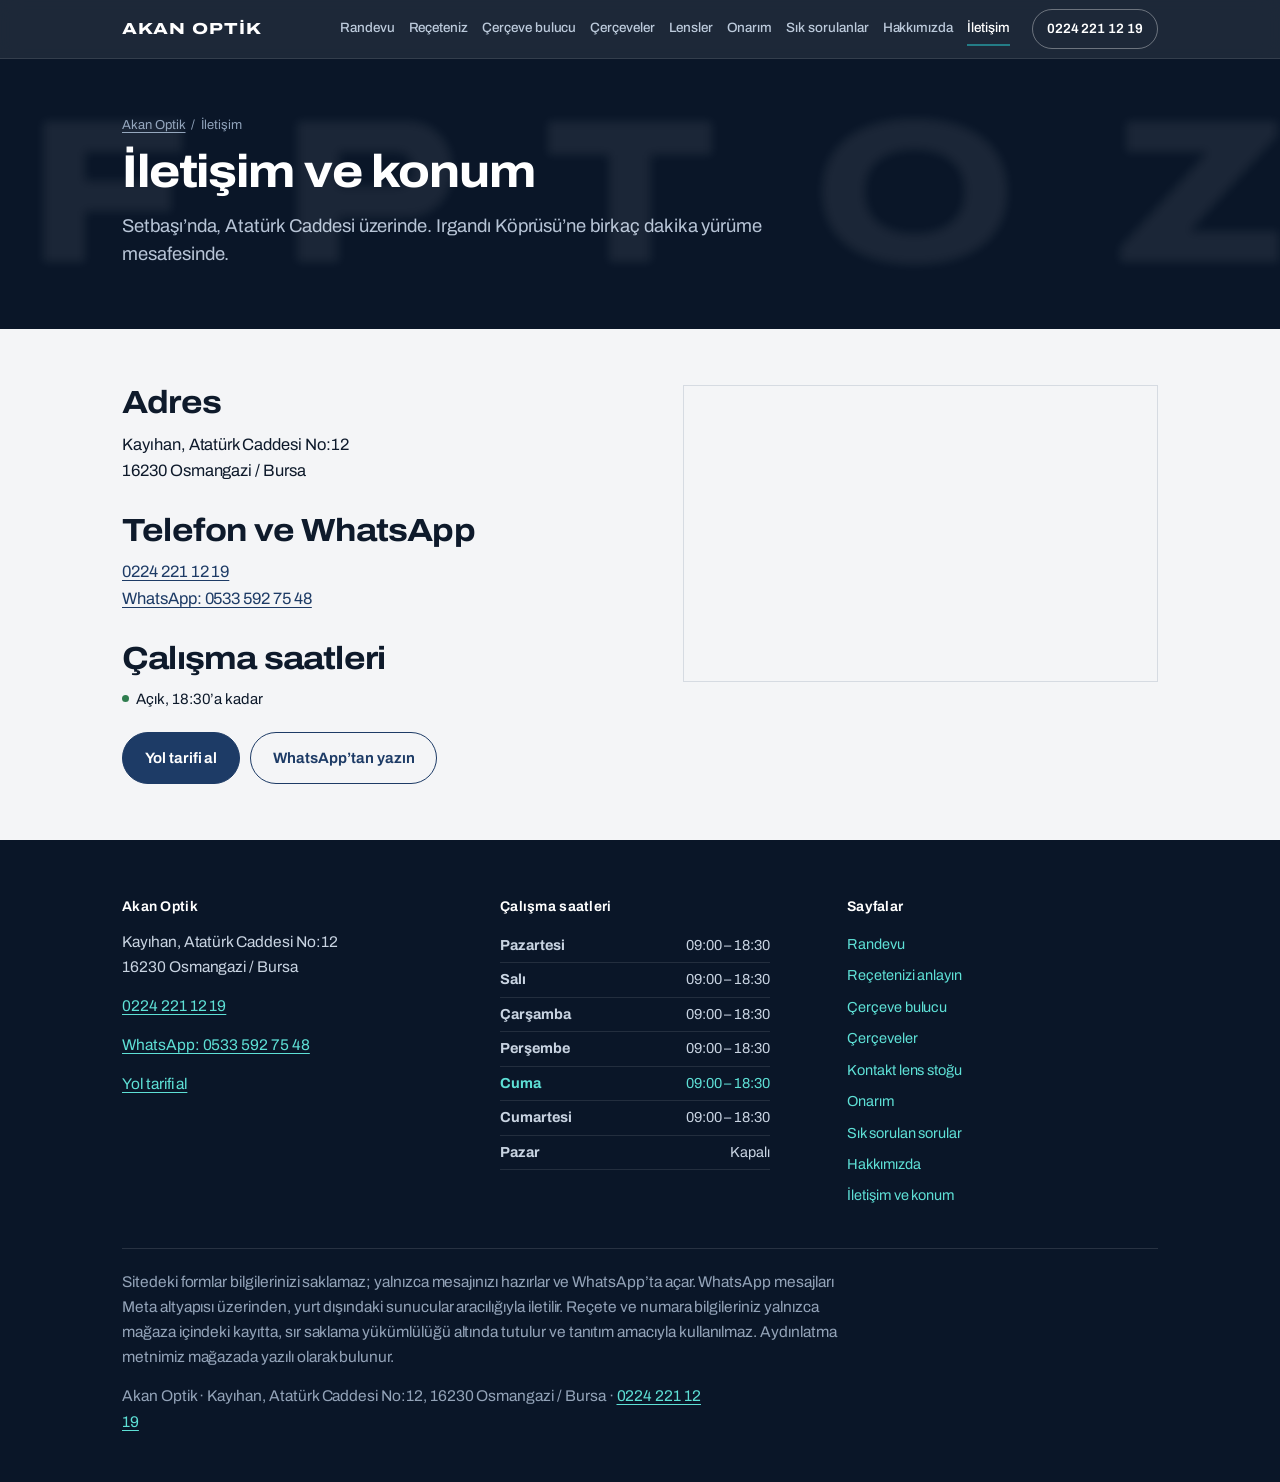
<file: iletisim.html>
<!DOCTYPE html>
<html lang="tr">
<head>
<meta charset="utf-8">
<script>document.documentElement.classList.add("js-odak");setTimeout(function(){if(!window.__odak)document.documentElement.classList.remove("js-odak")},3000);</script>
<meta name="viewport" content="width=device-width, initial-scale=1">
<title>İletişim ve konum — Akan Optik, Kayıhan Osmangazi Bursa</title>
<meta name="description" content="Akan Optik adres, telefon, çalışma saatleri ve harita. Kayıhan, Atatürk Caddesi No:12, 16230 Osmangazi Bursa.">
<link rel="canonical" href="https://akanoptik.com/iletisim">
<meta property="og:title" content="İletişim ve konum — Akan Optik, Kayıhan Osmangazi Bursa">
<meta property="og:description" content="Akan Optik adres, telefon, çalışma saatleri ve harita. Kayıhan, Atatürk Caddesi No:12, 16230 Osmangazi Bursa.">
<meta property="og:locale" content="tr_TR">
<link rel="preconnect" href="https://fonts.googleapis.com">
<link rel="preconnect" href="https://fonts.gstatic.com" crossorigin>
<link href="https://fonts.googleapis.com/css2?family=Archivo:wdth,wght@62..125,100..900&display=swap" rel="stylesheet">
<style>
/* =========================================================
   Akan Optik — ortak stil
   Renk: gece lacivertı, kağıt, bağa bakırı
   Tipografi: Archivo (başlık ve arayüz) + Source Serif 4 (metin)
   ========================================================= */

:root{
  --ink:#101A2B;
  --navy:#1B3A63;
  --navy-deep:#0C1C31;
  --paper:#ECECE6;
  --paper-2:#E2E2DA;
  --card:#FCFCFA;
  --copper:#A5652A;
  --muted:#5C6472;
  --line:#C8C8BE;
  --line-soft:#DCDCD3;
  --maxw:1080px;
  --r:3px;
}

*{box-sizing:border-box}
html{scroll-behavior:smooth}
@media (prefers-reduced-motion:reduce){html{scroll-behavior:auto} *{animation:none!important;transition:none!important}}

body{
  margin:0;background:var(--paper);color:var(--ink);
  font-family:"Source Serif 4",Georgia,serif;font-size:17px;line-height:1.62;
  -webkit-font-smoothing:antialiased;
}
h1,h2,h3,h4,.ui,button,input,select,textarea,nav,label,th,.mono{
  font-family:"Archivo",system-ui,-apple-system,"Segoe UI",sans-serif;
}
h1{font-size:clamp(30px,5vw,46px);line-height:1.08;font-weight:700;letter-spacing:-.025em;margin:0 0 14px}
h2{font-size:clamp(23px,3.4vw,32px);line-height:1.14;font-weight:700;letter-spacing:-.02em;margin:0 0 10px}
h3{font-size:18px;font-weight:600;letter-spacing:-.01em;margin:0 0 6px}
p{margin:0 0 14px;max-width:66ch}
a{color:var(--navy);text-decoration-thickness:1px;text-underline-offset:3px}
a:focus-visible,button:focus-visible,input:focus-visible,select:focus-visible,textarea:focus-visible{
  outline:2px solid var(--copper);outline-offset:3px;
}
.wrap{max-width:var(--maxw);margin:0 auto;padding:0 22px}
.lede{font-size:19px;color:var(--muted);max-width:62ch}
.note{font-size:13.5px;color:var(--muted);line-height:1.55;max-width:72ch}

/* ---------- üst çubuk ---------- */
.topbar{position:sticky;top:0;z-index:40;background:var(--navy-deep);color:#E3E9F0;border-bottom:1px solid rgba(255,255,255,.1)}
.topbar .wrap{display:flex;align-items:center;gap:18px;height:58px}
.brand{font-family:"Archivo",system-ui,-apple-system,"Segoe UI",sans-serif;font-weight:800;letter-spacing:.05em;font-size:16px;color:#fff;text-decoration:none;white-space:nowrap}
.topnav{display:flex;gap:14px;margin-left:auto;overflow-x:auto;scrollbar-width:none}
.topnav::-webkit-scrollbar{display:none}
.topnav a{font-size:13px;font-weight:500;color:#BCCADB;text-decoration:none;white-space:nowrap;padding:5px 0;border-bottom:2px solid transparent}
.topnav a:hover{color:#fff}
.topnav a[aria-current=page]{color:#fff;border-bottom-color:var(--copper)}
.callbtn{margin-left:4px;background:var(--copper);color:#fff;text-decoration:none;font-family:"Archivo",system-ui,-apple-system,"Segoe UI",sans-serif;font-weight:600;font-size:13.5px;padding:8px 14px;border-radius:var(--r);white-space:nowrap}
.menubtn{display:none}
@media(max-width:860px){
  .topbar .wrap{height:56px}
  .callbtn{display:none}
  .menubtn{display:block;margin-left:auto;background:transparent;color:#fff;border:1px solid rgba(255,255,255,.35);
    border-radius:var(--r);font-family:"Archivo",system-ui,-apple-system,"Segoe UI",sans-serif;font-size:14px;font-weight:600;padding:8px 14px;cursor:pointer}
  .menubtn[aria-expanded=true]{background:#fff;color:var(--navy-deep);border-color:#fff}
  .topnav{display:none;position:absolute;left:0;right:0;top:56px;margin:0;padding:6px 22px 16px;
    background:var(--navy-deep);border-bottom:1px solid rgba(255,255,255,.12);flex-direction:column;gap:0;overflow:visible}
  body.menuAcik .topnav{display:flex}
  .topnav a{font-size:17px;padding:13px 0;border-bottom:1px solid rgba(255,255,255,.08);color:#DCE5EF}
  .topnav a[aria-current=page]{border-bottom-color:rgba(255,255,255,.08);color:#fff;box-shadow:inset 3px 0 0 var(--copper);padding-left:12px}
}

/* ---------- sayfa başlığı ---------- */
.pagehead{padding:52px 0 34px;border-bottom:1px solid var(--line-soft)}
.crumb{font-family:"Archivo",system-ui,-apple-system,"Segoe UI",sans-serif;font-size:13px;color:var(--muted);margin-bottom:12px}
.crumb a{color:var(--muted)}

/* ---------- ana sayfa kahramanı ---------- */
.hero{padding:64px 0 0}
.wordmark{
  background:var(--card);border:1px solid var(--line);
  padding:clamp(46px,8vw,92px) 24px;text-align:center;
}
.wordmark .rule{width:52px;height:2px;background:var(--copper);margin:0 auto 30px}
.wordmark .n1,.wordmark .n2{
  font-family:"Archivo",system-ui,-apple-system,"Segoe UI",sans-serif;font-weight:800;text-transform:uppercase;color:var(--ink);
  margin:0;line-height:.95;max-width:none;
}
.n1{font-size:clamp(50px,12vw,116px);letter-spacing:.12em;text-indent:.12em}
.n2{font-size:clamp(17px,3.6vw,34px);letter-spacing:.2em;text-indent:.2em;margin-top:14px;font-weight:600;color:var(--navy)}
.wordmark .sub{
  font-family:"Source Serif 4";font-size:16px;color:var(--muted);
  margin:28px auto 0;max-width:44ch;
}

/* ---------- bilgi şeridi ---------- */
.infostrip{display:grid;grid-template-columns:repeat(3,1fr);border:1px solid var(--line);border-top:0;background:var(--card)}
@media(max-width:760px){.infostrip{grid-template-columns:1fr}}
.infostrip div{padding:20px 24px;border-right:1px solid var(--line-soft)}
.infostrip div:last-child{border-right:0}
@media(max-width:760px){.infostrip div{border-right:0;border-bottom:1px solid var(--line-soft)}.infostrip div:last-child{border-bottom:0}}
.infostrip h4{font-family:"Archivo",system-ui,-apple-system,"Segoe UI",sans-serif;font-size:12px;font-weight:600;letter-spacing:.02em;color:var(--muted);margin:0 0 6px}
.infostrip p{margin:0;font-size:15.5px;line-height:1.5}
.infostrip a{text-decoration:none}
.infostrip a:hover{text-decoration:underline}
.dot{width:7px;height:7px;border-radius:50%;background:#2F7D4F;display:inline-block;margin-right:7px;vertical-align:2px}
.dot.shut{background:#989890}

/* ---------- hizmet bağlantıları ---------- */
.cards{display:grid;grid-template-columns:repeat(3,1fr);gap:1px;background:var(--line-soft);border:1px solid var(--line)}
@media(max-width:860px){.cards{grid-template-columns:repeat(2,1fr)}}
@media(max-width:560px){.cards{grid-template-columns:1fr}}
.cards a{
  background:var(--card);padding:26px 24px 28px;text-decoration:none;color:var(--ink);display:block;
}
.cards a:hover{background:#fff}
.cards h3{margin-bottom:5px;color:var(--navy)}
.cards p{font-size:15px;color:var(--muted);margin:0;max-width:34ch}

/* ---------- düğmeler ---------- */
.btn{display:inline-block;font-family:"Archivo",system-ui,-apple-system,"Segoe UI",sans-serif;font-weight:600;font-size:15px;padding:12px 20px;
  border-radius:var(--r);border:1px solid var(--navy);background:var(--navy);color:#fff;text-decoration:none;cursor:pointer}
.btn:hover{background:var(--navy-deep);border-color:var(--navy-deep)}
.btn.ghost{background:transparent;color:var(--navy)}
.btn.ghost:hover{background:rgba(27,58,99,.07)}
.btn.copper{background:var(--copper);border-color:var(--copper)}
.btn.copper:hover{filter:brightness(.92)}
.btnrow{display:flex;flex-wrap:wrap;gap:10px;margin-top:20px}

/* ---------- bölümler, form ---------- */
.block{padding:56px 0}
.block.tight{padding:38px 0}
.panel{background:var(--card);border:1px solid var(--line);border-radius:var(--r);padding:26px}
.grid2{display:grid;grid-template-columns:1fr 1fr;gap:16px}
.grid3{display:grid;grid-template-columns:repeat(3,1fr);gap:16px}
.split{display:grid;grid-template-columns:1.05fr .95fr;gap:36px;align-items:start}
@media(max-width:820px){.grid2,.grid3,.split{grid-template-columns:1fr}}
.field{display:block;margin-bottom:14px}
.field span{display:block;font-size:13.5px;font-weight:600;margin-bottom:5px}
input[type=text],input[type=tel],input[type=date],select,textarea{
  width:100%;padding:10px 12px;font-size:15.5px;font-family:"Archivo",system-ui,-apple-system,"Segoe UI",sans-serif;
  border:1px solid var(--line);border-radius:var(--r);background:#fff;color:var(--ink);
}
textarea{min-height:88px;resize:vertical}
.consent{display:flex;gap:10px;align-items:flex-start;margin:16px 0 4px;font-size:13.5px;color:var(--muted);font-family:"Archivo",system-ui,-apple-system,"Segoe UI",sans-serif}
.consent input{margin-top:4px;flex:0 0 auto}

/* ---------- reçete ---------- */
.rxtable{width:100%;border-collapse:collapse;margin-bottom:6px}
.rxtable th{font-size:12.5px;font-weight:600;text-align:left;padding:0 6px 6px;color:var(--muted)}
.rxtable td{padding:0 6px 8px}
.rxtable td:first-child,.rxtable th:first-child{width:52px;padding-left:0;font-family:"Archivo",system-ui,-apple-system,"Segoe UI",sans-serif;font-weight:600;font-size:14px}
.out{border-left:3px solid var(--copper);padding:2px 0 2px 16px}
.out h4{font-family:"Archivo",system-ui,-apple-system,"Segoe UI",sans-serif;font-size:15px;margin:0 0 4px;font-weight:600}
.out p{margin:0 0 12px;font-size:15.5px}
.out .empty{color:var(--muted)}
.gloss{border-top:1px solid var(--line-soft);margin-top:28px;padding-top:22px}
.gloss dl{margin:0;display:grid;grid-template-columns:104px 1fr;gap:8px 18px;font-size:15px}
.gloss dt{font-family:"Archivo",system-ui,-apple-system,"Segoe UI",sans-serif;font-weight:600;font-size:14px}
.gloss dd{margin:0;color:var(--muted)}
@media(max-width:600px){.gloss dl{grid-template-columns:1fr;gap:2px}.gloss dd{margin-bottom:10px}}

/* ---------- bulucu ---------- */
.qcard{background:var(--card);border:1px solid var(--line);padding:28px}
.qstep{font-family:"Archivo",system-ui,-apple-system,"Segoe UI",sans-serif;font-size:13px;color:var(--muted);margin-bottom:8px}
.opts{display:grid;grid-template-columns:repeat(2,1fr);gap:10px;margin-top:18px}
@media(max-width:620px){.opts{grid-template-columns:1fr}}
.opt{text-align:left;background:var(--paper);border:1px solid var(--line);border-radius:var(--r);
  padding:13px 15px;cursor:pointer;font-size:15px;font-weight:500;color:var(--ink)}
.opt:hover{border-color:var(--navy);background:#fff}
.opt small{display:block;font-weight:400;color:var(--muted);font-size:13px;margin-top:2px}
.qbar{height:3px;background:var(--paper-2);margin-top:22px}
.qbar i{display:block;height:3px;background:var(--copper);width:0;transition:width .25s ease}

/* ---------- çerçeveler ---------- */
.filters{display:flex;flex-wrap:wrap;gap:8px;margin-bottom:22px}
.chip{font-family:"Archivo",system-ui,-apple-system,"Segoe UI",sans-serif;font-size:13.5px;font-weight:500;padding:7px 14px;border:1px solid var(--line);
  background:var(--card);border-radius:999px;cursor:pointer;color:var(--ink)}
.chip[aria-pressed=true]{background:var(--navy);border-color:var(--navy);color:#fff}
.frames{display:grid;grid-template-columns:repeat(4,1fr);gap:16px}
@media(max-width:900px){.frames{grid-template-columns:repeat(2,1fr)}}
@media(max-width:460px){.frames{grid-template-columns:1fr}}
.frame{background:var(--card);border:1px solid var(--line);padding:16px;display:flex;flex-direction:column}
.frame svg{width:100%;height:60px;display:block;margin:4px 0 12px}
.frame .code{font-family:"Archivo",system-ui,-apple-system,"Segoe UI",sans-serif;font-weight:700;font-size:15px}
.frame .meta{font-size:13.5px;color:var(--muted);margin:2px 0 12px;line-height:1.45}
.frame button{margin-top:auto}
.stock{font-family:"Archivo",system-ui,-apple-system,"Segoe UI",sans-serif;font-size:12px;font-weight:600;color:var(--navy);margin-bottom:10px}
.stock.no{color:var(--muted)}

/* ---------- onarım ---------- */
.jobs{list-style:none;padding:0;margin:0;border-top:1px solid var(--line-soft)}
.jobs li{display:flex;justify-content:space-between;gap:18px;align-items:baseline;padding:12px 0;border-bottom:1px solid var(--line-soft)}
.jobs b{font-family:"Archivo",system-ui,-apple-system,"Segoe UI",sans-serif;font-weight:600;font-size:15.5px}
.jobs span{font-family:"Archivo",system-ui,-apple-system,"Segoe UI",sans-serif;font-size:13px;color:var(--muted);white-space:nowrap}

/* ---------- alt bilgi ---------- */
.foot{background:var(--navy-deep);color:#C9D4E2;padding:56px 0 34px;margin-top:56px}
.foot h3{color:#fff;font-size:14px;letter-spacing:.02em;margin-bottom:10px}
.foot a{color:#E4CBAE}
.foot p{font-size:15.5px}
.footgrid{display:grid;grid-template-columns:1.1fr 1fr 1fr;gap:36px}
@media(max-width:820px){.footgrid{grid-template-columns:1fr;gap:28px}}
.hours{list-style:none;padding:0;margin:0;font-family:"Archivo",system-ui,-apple-system,"Segoe UI",sans-serif;font-size:14.5px}
.hours li{display:flex;justify-content:space-between;padding:5px 0;border-bottom:1px solid rgba(255,255,255,.1);max-width:270px}
.hours li.today b{color:#fff}
.footnav{list-style:none;padding:0;margin:0;font-family:"Archivo",system-ui,-apple-system,"Segoe UI",sans-serif;font-size:14.5px}
.footnav li{padding:4px 0}
.footnav a{color:#C9D4E2;text-decoration:none}
.footnav a:hover{text-decoration:underline;color:#fff}
.legal{border-top:1px solid rgba(255,255,255,.12);margin-top:36px;padding-top:20px;font-size:13px;color:#93A3B8}
.legal a{color:#BCCADB}
.map{width:100%;aspect-ratio:16/10;border:1px solid var(--line)}

.toast{position:fixed;left:50%;bottom:24px;transform:translateX(-50%);background:var(--ink);color:#fff;
  font-family:"Archivo",system-ui,-apple-system,"Segoe UI",sans-serif;font-size:14px;padding:11px 18px;border-radius:var(--r);z-index:60;opacity:0;pointer-events:none;transition:opacity .2s}
.toast.on{opacity:1}

/* ---------- stok tablosu (lensler) ---------- */
.stoktab{width:100%;border-collapse:collapse;background:var(--card);border:1px solid var(--line)}
.stoktab th{font-family:"Archivo",system-ui,-apple-system,"Segoe UI",sans-serif;font-size:12.5px;font-weight:600;color:var(--muted);
  text-align:left;padding:12px 14px;border-bottom:1px solid var(--line)}
.stoktab td{padding:13px 14px;border-bottom:1px solid var(--line-soft);font-size:15px;vertical-align:middle}
.stoktab tr:last-child td{border-bottom:0}
.stoktab td b{font-family:"Archivo",system-ui,-apple-system,"Segoe UI",sans-serif;font-weight:600;font-size:15px}
.stoktab td small{display:block;color:var(--muted);font-size:13px;margin-top:2px}
.stoktab td.ok{font-family:"Archivo",system-ui,-apple-system,"Segoe UI",sans-serif;font-size:13.5px;font-weight:600;color:var(--navy)}
.stoktab td.no{font-family:"Archivo",system-ui,-apple-system,"Segoe UI",sans-serif;font-size:13.5px;font-weight:600;color:var(--muted)}
.btn.small{padding:7px 14px;font-size:13.5px}
@media(max-width:760px){
  .stoktab thead{display:none}
  .stoktab tr{display:block;border-bottom:1px solid var(--line);padding:12px 0}
  .stoktab td{display:flex;justify-content:space-between;gap:14px;border:0;padding:4px 14px}
  .stoktab td:before{content:attr(data-l);font-family:"Archivo",system-ui,-apple-system,"Segoe UI",sans-serif;font-size:13px;color:var(--muted)}
}
.frame img{width:100%;height:120px;object-fit:contain;display:block;margin:2px 0 12px;background:#fff}


/* ---------- mağazada listesi ---------- */
.magaza{list-style:none;padding:0;margin:0}
.magaza li{position:relative;padding:11px 0 11px 26px;border-bottom:1px solid var(--line-soft);font-size:16.5px}
.magaza li:last-child{border-bottom:0}
.magaza li:before{content:"";position:absolute;left:0;top:20px;width:13px;height:1.5px;background:var(--copper)}

/* ---------- lacivert şerit ---------- */
.band{background:var(--navy-deep);color:#D3DEEA;padding:48px 0;border-top:0}
.band h2{color:#fff}
.band p{color:#BCCADB}
.band .btn{background:var(--copper);border-color:var(--copper)}
.band .btn.ghost{background:transparent;color:#E4CBAE;border-color:#40567A}

/* ---------- reçete görseli ---------- */
.rxvis{background:var(--card);border:1px solid var(--line);padding:22px 18px}
.rxvis svg{width:100%;height:auto;display:block}
.rxkey{list-style:none;padding:0;margin:22px 0 0;display:grid;gap:14px}
.rxkey li{display:grid;grid-template-columns:30px 1fr;gap:13px;align-items:start}
.rxkey .no{width:26px;height:26px;border-radius:50%;background:var(--navy);color:#fff;
  font-family:"Archivo",system-ui,-apple-system,"Segoe UI",sans-serif;font-size:13.5px;font-weight:700;display:flex;align-items:center;justify-content:center;margin-top:2px}
.rxkey b{font-family:"Archivo",system-ui,-apple-system,"Segoe UI",sans-serif;font-size:15.5px;font-weight:600;display:block;margin-bottom:2px}
.rxkey p{margin:0;font-size:16px}

/* ---------- sık sorulanlar ---------- */
.sss{border-top:1px solid var(--line)}
.sss details{border-bottom:1px solid var(--line-soft)}
.sss summary{font-family:"Archivo",system-ui,-apple-system,"Segoe UI",sans-serif;font-size:17px;font-weight:600;padding:17px 34px 17px 0;
  cursor:pointer;list-style:none;position:relative}
.sss summary::-webkit-details-marker{display:none}
.sss summary:after{content:"+";position:absolute;right:6px;top:15px;font-size:21px;font-weight:400;color:var(--copper)}
.sss details[open] summary:after{content:"\2212"}
.sss details[open] summary{color:var(--navy)}
.sss .cevap{padding:0 40px 20px 0}
.sss .cevap p{margin:0 0 10px}
.sss .cevap p:last-child{margin:0}
.sssgrup{margin-bottom:38px}
.sssgrup h2{margin-bottom:6px}

/* ---------- göz görseli ve bulanıklık benzetimi ---------- */
.gorselIki{display:grid;grid-template-columns:1fr 1fr;gap:18px;margin-top:22px}
@media(max-width:820px){.gorselIki{grid-template-columns:1fr}}
.gkutu{background:var(--card);border:1px solid var(--line);padding:18px}
.gkutu h3{margin-bottom:4px}
.gkutu .alt{font-size:13.5px;color:var(--muted);margin:0 0 14px}
.gkutu svg{width:100%;height:auto;display:block}
.simDis{overflow:hidden;background:#DCE4EC;border:1px solid var(--line-soft)}
.simOrta{will-change:filter}
.gozSecim{display:flex;gap:8px;margin-bottom:14px}
.gozSecim button{font-family:"Archivo",system-ui,-apple-system,"Segoe UI",sans-serif;font-size:13.5px;font-weight:600;padding:7px 15px;
  border:1px solid var(--line);background:var(--card);border-radius:999px;cursor:pointer;color:var(--ink)}
.gozSecim button[aria-pressed=true]{background:var(--navy);border-color:var(--navy);color:#fff}
.odakEtiket{font-family:"Archivo",system-ui,-apple-system,"Segoe UI",sans-serif;font-size:12.5px;font-weight:600}

/* ---------- gelişmiş bulucu sonucu ---------- */
.sonucUst{background:var(--navy-deep);color:#D6E2EA;padding:20px;margin-top:22px}
.sonucUst h3{color:#fff;font-size:19px;margin:0 0 4px}
.sonucUst p{color:#BCCADB;margin:0;font-size:15px}
.puanlar{display:grid;grid-template-columns:repeat(3,1fr);gap:14px;margin-top:16px}
@media(max-width:700px){.puanlar{grid-template-columns:1fr}}
.puan{background:var(--card);border:1px solid var(--line);padding:16px}
.puan .sira{font-family:"Archivo",system-ui,-apple-system,"Segoe UI",sans-serif;font-size:11.5px;font-weight:700;letter-spacing:.08em;color:var(--copper);margin-bottom:6px}
.puan svg{width:100%;height:56px;margin:2px 0 10px}
.puan b{font-family:"Archivo",system-ui,-apple-system,"Segoe UI",sans-serif;font-size:16px;display:block;margin-bottom:4px}
.puan p{font-size:14.5px;color:var(--muted);margin:0}
.cubuk{height:4px;background:var(--paper-2);margin-top:10px}
.cubuk i{display:block;height:4px;background:var(--navy)}
.oneriler{border-top:1px solid var(--line-soft);margin-top:24px;padding-top:20px}
.oneriler dl{display:grid;grid-template-columns:130px 1fr;gap:10px 18px;margin:0;font-size:15.5px}
.oneriler dt{font-family:"Archivo",system-ui,-apple-system,"Segoe UI",sans-serif;font-weight:600;font-size:14px;color:var(--muted)}
.oneriler dd{margin:0}
@media(max-width:600px){.oneriler dl{grid-template-columns:1fr;gap:2px}.oneriler dd{margin-bottom:12px}}

/* ---------- kısa sözlük kartı ---------- */
.kisaliste{margin:0;display:grid;grid-template-columns:64px 1fr;gap:12px 18px;font-size:16px}
.kisaliste dt{font-family:"Archivo",system-ui,-apple-system,"Segoe UI",sans-serif;font-weight:700;font-size:14px;color:var(--navy);
  border-right:1px solid var(--line-soft);padding-right:14px}
.kisaliste dd{margin:0;color:var(--muted)}

/* ---------- markalar ---------- */
.markalar{padding-top:8px}
.markagrid{display:grid;grid-template-columns:1.6fr 1fr 1fr;gap:1px;background:var(--line-soft);border:1px solid var(--line)}
@media(max-width:700px){.markagrid{grid-template-columns:1fr}}
.markagrid div{background:var(--card);padding:16px 20px}
.markagrid h4{font-family:"Archivo",system-ui,-apple-system,"Segoe UI",sans-serif;font-size:12px;font-weight:600;color:var(--muted);margin:0 0 4px;letter-spacing:.02em}
.markagrid p{font-family:"Archivo",system-ui,-apple-system,"Segoe UI",sans-serif;font-size:15.5px;font-weight:600;margin:0;color:var(--ink);max-width:none}

/* ---------- lens sayfası filtreleri ---------- */
.lensAra{display:flex;flex-wrap:wrap;gap:14px;align-items:flex-end;margin-bottom:18px}
.lensAra .field{margin:0;max-width:220px}
.lensAra .filters{margin:0}
.stoktab td.aralik b{font-family:"Archivo",system-ui,-apple-system,"Segoe UI",sans-serif;font-weight:600;font-size:14.5px;display:block}
.stoktab td.aralik small{display:block;color:var(--muted);font-size:12px;margin-top:2px;line-height:1.4}


/* ---------- ana sayfa: yıl satırı ---------- */
.wordmark .yil{font-family:"Archivo",system-ui,-apple-system,"Segoe UI",sans-serif;font-size:15px;font-weight:600;color:var(--copper);
  margin:22px auto 0;letter-spacing:.01em;max-width:none}
.wordmark .yil + .sub{margin-top:10px}

/* ---------- stok boşken ---------- */
.bosstok{background:var(--card);border:1px solid var(--line);padding:26px;max-width:640px}
.bosstok h3{margin-bottom:6px}
.bosstok p{color:var(--muted);margin-bottom:4px}

/* ---------- mobil hızlı iletişim çubuğu ---------- */
.eylem{display:none}
@media(max-width:860px){
  .eylem{display:grid;grid-template-columns:1fr 1.2fr 1fr;position:fixed;left:0;right:0;bottom:0;z-index:50;
    background:#fff;border-top:1px solid var(--line);box-shadow:0 -2px 10px rgba(12,28,49,.08);
    padding:8px 10px calc(8px + env(safe-area-inset-bottom));gap:8px}
  .eylem a{display:flex;align-items:center;justify-content:center;min-height:46px;border-radius:var(--r);
    font-family:"Archivo",system-ui,-apple-system,"Segoe UI",sans-serif;font-weight:700;font-size:15px;text-decoration:none;color:var(--navy);border:1px solid var(--line)}
  .eylem a.wa{background:var(--navy);color:#fff;border-color:var(--navy)}
  body{padding-bottom:72px}
}

/* ---------- mobilde daha sıkı düzen ---------- */
@media(max-width:600px){
  body{font-size:16.5px}
  .hero{padding:22px 0 0}
  .wordmark{padding:34px 18px 30px}
  .wordmark .rule{margin-bottom:20px}
  .wordmark .sub{font-size:15.5px;margin-top:8px}
  .pagehead{padding:28px 0 22px}
  .lede{font-size:17px}
  .block{padding:38px 0}
  .block.tight{padding:26px 0}
  .band{padding:36px 0}
  .btnrow .btn{flex:1 1 auto;text-align:center}
  .foot{margin-top:24px}
}

.stoktab .urun small{display:block}
@media(max-width:760px){.stoktab .urun{text-align:right}}

/* =====================================================================
   TASARIM 2 — "Netleşme"
   Her şey odağa gelir: yazılar bulanıktan netleşir, mercek göz tablosunu
   keskinleştirir. Hareket dili yalnızca odak; kayma/zıplama yok.
   Tek aile: Archivo (genişlik ekseni 62–125, ağırlık 100–900).
   ===================================================================== */
:root{
  --ink:#0E1A2B;
  --navy:#1D3B66;
  --navy-deep:#0A1628;
  --night:#0A1628;
  --paper:#F4F5F7;
  --paper-2:#E9ECF0;
  --card:#FFFFFF;
  --copper:#237C86;          /* eski bakır yerine: koyu kaplama turkuazı */
  --muted:#566173;
  --line:#D6DBE2;
  --line-soft:#E5E8EC;
  --coat-a:#5EE0D6;          /* antirefle kaplama yansıması: yalnızca koyu zeminde */
  --coat-b:#A393FF;
  --r:6px;
}
body{font-family:"Archivo",system-ui,-apple-system,"Segoe UI",sans-serif;font-size:16.5px;line-height:1.62;
  font-stretch:100%;letter-spacing:-.003em}
h1,h2{font-stretch:112%;letter-spacing:-.025em}
h1{font-weight:750}
h2{font-weight:720}
h3{font-weight:650}
.lede{font-size:18.5px;line-height:1.55}
.btn{border-radius:999px;padding:13px 22px;font-weight:650;transition:background .2s,border-color .2s,color .2s}
.btn.small{padding:7px 15px}
.panel,.qcard,.frame,.bosstok,.stoktab,.markagrid,.gkutu,.rxvis,.infostrip{border-radius:var(--r)}
.stoktab,.markagrid,.infostrip{overflow:hidden}
.topbar{background:rgba(10,22,40,.92);backdrop-filter:saturate(1.2) blur(10px);-webkit-backdrop-filter:saturate(1.2) blur(10px)}
.brand{font-stretch:125%;font-weight:800;letter-spacing:.06em}
.callbtn{border-radius:999px;background:transparent;border:1px solid rgba(255,255,255,.35)}
.callbtn:hover{background:#fff;color:var(--night)}
@media(min-width:861px){.topnav a{font-size:13.5px}}

/* ---------- iç sayfa başlığı: koyu şerit, arkada bulanık tablo harfleri ---------- */
.pagehead{background:var(--night);color:#fff;border-bottom:0;position:relative;overflow:hidden;padding:56px 0 46px}
.pagehead h1{color:#fff;position:relative}
.pagehead .lede{color:#B7C4D6;position:relative}
.pagehead .crumb,.pagehead .crumb a{color:#8FA2BA;position:relative}
.pagehead::after{content:"E F P T O Z";position:absolute;right:-2%;top:50%;transform:translateY(-50%);
  font-stretch:125%;font-weight:800;font-size:clamp(90px,16vw,210px);letter-spacing:.08em;white-space:nowrap;
  color:rgba(255,255,255,.07);filter:blur(5px);pointer-events:none}
.pagehead .btnrow .btn{background:#fff;color:var(--night);border-color:#fff}
.pagehead .btnrow .btn.ghost{background:transparent;color:#fff;border-color:rgba(255,255,255,.4)}
@media(max-width:600px){.pagehead{padding:32px 0 28px}}

/* ---------- açık düğmeler (koyu zemin) ---------- */
.btn.acik{background:#fff;color:var(--night);border-color:#fff}
.btn.acik:hover{background:#DDF7F4;border-color:#DDF7F4}
.btn.cizgi{background:transparent;color:#fff;border-color:rgba(255,255,255,.38)}
.btn.cizgi:hover{border-color:#fff;background:rgba(255,255,255,.06)}

/* ============================ SAHNE (ana sayfa) ============================ */
.sahne{position:relative;background:var(--night);color:#fff;overflow:hidden;padding:84px 0 0;isolation:isolate}
.sahne-ic{position:relative;z-index:3;max-width:var(--maxw)}
.tablo{position:absolute;inset:0;z-index:1;--lx:70%;--ly:45%;--lr:120px}
.tablo-kat{position:absolute;top:0;bottom:0;right:0;width:58%;display:flex;flex-direction:column;
  justify-content:center;align-items:center;gap:.28em;font-stretch:125%;font-weight:700;line-height:1;
  user-select:none;padding:40px 0}
.tablo-kat span{display:block;letter-spacing:.3em;text-indent:.3em;white-space:nowrap}
.tablo-kat .s1{font-size:150px}.tablo-kat .s2{font-size:96px}.tablo-kat .s3{font-size:66px}
.tablo-kat .s4{font-size:46px}.tablo-kat .s5{font-size:34px}.tablo-kat .s6{font-size:25px}.tablo-kat .s7{font-size:19px}
.tablo-bulanik{color:rgba(255,255,255,.13);filter:blur(7px)}
.tablo-net{color:rgba(255,255,255,.62);
  clip-path:circle(var(--lr) at var(--lx) var(--ly));
  transform:scale(1.16);transform-origin:var(--lx) var(--ly)}
.mercek{position:absolute;left:var(--mx,70%);top:var(--my,45%);width:calc(var(--lr) * 2.32);height:calc(var(--lr) * 2.32);
  transform:translate(-50%,-50%);border-radius:50%;pointer-events:none;
  box-shadow:inset 0 0 0 2px rgba(255,255,255,.55),inset 0 0 38px rgba(94,224,214,.18),0 18px 60px rgba(0,0,0,.35)}
.mercek::before{content:"";position:absolute;inset:-5px;border-radius:50%;padding:5px;
  background:conic-gradient(from 210deg,var(--coat-a),var(--coat-b),rgba(255,255,255,.15) 40%,var(--coat-a) 70%,var(--coat-b));
  -webkit-mask:linear-gradient(#000 0 0) content-box,linear-gradient(#000 0 0);-webkit-mask-composite:xor;mask-composite:exclude;opacity:.85}
.mercek::after{content:"";position:absolute;left:18%;top:14%;width:34%;height:18%;border-radius:50%;
  background:radial-gradient(closest-side,rgba(255,255,255,.28),transparent);transform:rotate(-28deg)}
.sahne::after{content:"";position:absolute;inset:0;z-index:2;pointer-events:none;
  background:linear-gradient(90deg,rgba(10,22,40,.96) 0%,rgba(10,22,40,.75) 38%,rgba(10,22,40,0) 62%)}

.sahne .yil{font-stretch:112%;font-weight:600;font-size:15px;color:var(--coat-a);margin:0 0 18px;letter-spacing:.01em}
.marka{margin:0;line-height:.86;font-stretch:125%;font-weight:820;letter-spacing:.015em;color:#fff}
.marka span{display:block}
.marka span:first-child{font-size:clamp(76px,13vw,168px)}
.marka span:last-child{font-size:clamp(30px,5.1vw,64px);letter-spacing:.34em;color:#C9D6E6;margin-top:.22em;font-weight:620}
.sahne-alt{font-size:19px;line-height:1.55;color:#C3CFDE;max-width:40ch;margin:28px 0 0}
.sahne .btnrow{margin-top:30px}
.sahne .infostrip{position:relative;z-index:3;margin-top:64px;border:1px solid rgba(255,255,255,.12);
  background:rgba(255,255,255,.04);backdrop-filter:blur(6px);-webkit-backdrop-filter:blur(6px);border-radius:var(--r) var(--r) 0 0;border-bottom:0}
.sahne .infostrip div{border-right-color:rgba(255,255,255,.1)}
.sahne .infostrip h4{color:#8FA2BA}
.sahne .infostrip p,.sahne .infostrip a{color:#fff}
.sahne .infostrip a:hover{color:var(--coat-a)}
@media(max-width:760px){.sahne .infostrip div{border-bottom-color:rgba(255,255,255,.1)}}

/* açılışta netleşme */
@keyframes netles{from{filter:blur(18px);opacity:0;letter-spacing:.14em}to{filter:blur(0);opacity:1}}
@keyframes netles2{from{filter:blur(10px);opacity:0}to{filter:blur(0);opacity:1}}
.js-odak .marka span:first-child{animation:netles 1.25s cubic-bezier(.2,.7,.2,1) both}
.js-odak .marka span:last-child{animation:netles 1.25s .12s cubic-bezier(.2,.7,.2,1) both}
.js-odak .sahne .yil,.js-odak .sahne-alt,.js-odak .sahne .btnrow,.js-odak .sahne .infostrip{animation:netles2 .9s cubic-bezier(.2,.7,.2,1) both}
.js-odak .sahne .yil{animation-delay:.35s}.js-odak .sahne-alt{animation-delay:.55s}
.js-odak .sahne .btnrow{animation-delay:.7s}.js-odak .sahne .infostrip{animation-delay:.85s}
.js-odak .tablo{animation:netles2 1.6s .2s ease both}

@media(max-width:860px){
  .sahne{padding-top:48px}
  .tablo-kat{width:100%;opacity:.8}
  .tablo-kat .s1{font-size:108px}.tablo-kat .s2{font-size:70px}.tablo-kat .s3{font-size:48px}
  .tablo-kat .s4{font-size:34px}.tablo-kat .s5{font-size:25px}.tablo-kat .s6{font-size:19px}.tablo-kat .s7{font-size:15px}
  .tablo{--lr:78px}
  .sahne::after{background:linear-gradient(180deg,rgba(10,22,40,.55) 0%,rgba(10,22,40,.88) 55%,rgba(10,22,40,.97) 100%)}
  .sahne-alt{font-size:17px}
  .sahne .infostrip{margin-top:40px}
}

/* ============================ kaydırınca odaklanma ============================ */
.js-odak [data-odak]{filter:blur(9px);opacity:.2;transition:filter 1s cubic-bezier(.2,.7,.2,1),opacity 1s cubic-bezier(.2,.7,.2,1)}
.js-odak [data-odak].net{filter:blur(0);opacity:1}
@media (prefers-reduced-motion:reduce){
  .js-odak [data-odak]{filter:none;opacity:1}
  .js-odak .marka span,.js-odak .sahne *,.js-odak .tablo{animation:none!important}
}

/* ============================ hizmet ikonları ============================ */
.bolum-bas{display:flex;flex-wrap:wrap;align-items:flex-end;justify-content:space-between;gap:10px 40px;margin-bottom:30px}
.bolum-bas h2{margin:0}
.bolum-bas p{margin:0;color:var(--muted);max-width:46ch}
.ikonlar{list-style:none;margin:0;padding:0;display:grid;grid-template-columns:repeat(4,1fr);
  border-top:1px solid var(--line);border-left:1px solid var(--line)}
.ikonlar li{padding:26px 22px 28px;border-right:1px solid var(--line);border-bottom:1px solid var(--line);background:var(--card);
  transition:background .25s}
.ikonlar li:hover{background:#F7FBFB}
.ikonlar svg{width:40px;height:40px;color:var(--navy);display:block;margin-bottom:16px}
.ikonlar li:hover svg{color:var(--copper)}
.ikonlar b{display:block;font-size:16.5px;font-weight:680;margin-bottom:4px;font-stretch:108%}
.ikonlar span{display:block;font-size:14.5px;color:var(--muted);line-height:1.5}
@media(max-width:900px){.ikonlar{grid-template-columns:repeat(2,1fr)}}
@media(max-width:420px){.ikonlar li{padding:20px 16px}.ikonlar b{font-size:15.5px}}

/* ============================ marka şeridi ============================ */
.kayan{background:var(--card);border-top:1px solid var(--line);border-bottom:1px solid var(--line);overflow:hidden;padding:26px 0}
.kayan-ic{display:flex;width:max-content;animation:kay 38s linear infinite}
.kayan:hover .kayan-ic{animation-play-state:paused}
.kayan-grup{display:flex;align-items:center;gap:44px;padding-right:44px}
.kayan-grup span{font-stretch:125%;font-weight:700;font-size:clamp(22px,3vw,34px);color:#243752;white-space:nowrap;letter-spacing:.01em}
.kayan-grup i{width:10px;height:10px;border-radius:50%;border:2px solid var(--copper);flex:0 0 auto}
@keyframes kay{to{transform:translateX(-50%)}}
@media (prefers-reduced-motion:reduce){.kayan-ic{animation:none;flex-wrap:wrap;width:auto}.kayan-grup+.kayan-grup{display:none}}

/* ============================ çerçeve biçimleri ============================ */
.bicimler{display:grid;grid-template-columns:repeat(4,1fr);gap:12px}
.bicimler a{display:block;text-decoration:none;color:var(--ink);background:var(--card);border:1px solid var(--line);
  border-radius:var(--r);padding:16px 10px 12px;text-align:center;transition:border-color .2s,transform .25s}
.bicimler a:hover{border-color:var(--navy);transform:translateY(-2px)}
.bicimler svg{width:100%;height:54px;display:block}
.bicimler svg *{fill:none;stroke:var(--ink);stroke-width:3;stroke-linecap:round;stroke-linejoin:round;
  stroke-dasharray:1;stroke-dashoffset:0}
.js-odak .bicimler svg *{stroke-dashoffset:1;transition:stroke-dashoffset 1.3s cubic-bezier(.4,.1,.2,1)}
.js-odak .bicimler.net svg *{stroke-dashoffset:0}
.bicimler a:nth-child(2) svg *{transition-delay:.1s}.bicimler a:nth-child(3) svg *{transition-delay:.2s}
.bicimler a:nth-child(4) svg *{transition-delay:.3s}.bicimler a:nth-child(5) svg *{transition-delay:.4s}
.bicimler a:nth-child(6) svg *{transition-delay:.5s}.bicimler a:nth-child(7) svg *{transition-delay:.6s}
.bicimler a:nth-child(8) svg *{transition-delay:.7s}
.bicimler small{display:block;font-size:13px;font-weight:600;margin-top:6px;color:var(--muted)}
.bicimler a:hover small{color:var(--navy)}
@media(max-width:560px){.bicimler{grid-template-columns:repeat(2,1fr)}}
@media (prefers-reduced-motion:reduce){.js-odak .bicimler svg *{stroke-dashoffset:0;transition:none}}

/* ============================ numara sürgüsü ============================ */
.gorus{background:var(--night);color:#fff;border-radius:var(--r);padding:26px 24px 22px;position:relative;overflow:hidden}
.gorus-tablo{display:flex;flex-direction:column;align-items:center;gap:.3em;font-stretch:125%;font-weight:700;line-height:1;
  padding:22px 0 26px;transition:filter .15s linear;will-change:filter}
.gorus-tablo span{display:block;letter-spacing:.28em;text-indent:.28em}
.gorus-tablo .g1{font-size:74px}.gorus-tablo .g2{font-size:46px}.gorus-tablo .g3{font-size:30px}
.gorus-tablo .g4{font-size:21px}.gorus-tablo .g5{font-size:15px}
.gorus label{display:flex;justify-content:space-between;align-items:baseline;font-size:14px;color:#B7C4D6;margin-bottom:6px}
.gorus label b{font-size:22px;color:#fff;font-stretch:112%;font-variant-numeric:tabular-nums}
.gorus input[type=range]{width:100%;accent-color:var(--coat-a);height:28px}
.gorus .aciklama{font-size:14.5px;color:#C3CFDE;margin:10px 0 0;min-height:44px}
.gorus .not{font-size:12.5px;color:#8FA2BA;margin:10px 0 0}

/* ============================ insanlar ============================ */
.insanlar{display:grid;grid-template-columns:1.1fr .9fr;gap:40px;align-items:center}
.kisiler{display:grid;grid-template-columns:1fr 1fr;gap:14px}
.kisi{background:var(--card);border:1px solid var(--line);border-radius:var(--r);padding:22px 20px}
.kisi .bas{width:52px;height:52px;border-radius:50%;background:var(--night);color:#fff;display:flex;align-items:center;
  justify-content:center;font-stretch:125%;font-weight:800;font-size:17px;letter-spacing:.04em;margin-bottom:14px;
  box-shadow:0 0 0 3px var(--card),0 0 0 5px var(--copper)}
.kisi b{display:block;font-size:16.5px;font-weight:680}
.kisi span{display:block;font-size:14px;color:var(--muted)}
.otuz{font-stretch:125%;font-weight:820;font-size:clamp(64px,9vw,112px);line-height:.9;color:var(--night);letter-spacing:-.01em;margin:0 0 10px}
.otuz small{display:block;font-size:.26em;font-weight:620;letter-spacing:.01em;color:var(--copper);margin-top:12px;font-stretch:112%}
@media(max-width:820px){.insanlar{grid-template-columns:1fr;gap:26px}}
@media(max-width:420px){.kisiler{grid-template-columns:1fr}}

.ipuclari{display:grid;grid-template-columns:repeat(3,1fr);gap:0;border-top:1px solid var(--line);margin-top:10px}
.ipuclari div{padding:22px 24px 6px 0}
.ipuclari div+div{padding-left:24px;border-left:1px solid var(--line)}
.ipuclari h3{font-size:16.5px;margin-bottom:6px}
.ipuclari p{font-size:15px;color:var(--muted)}
@media(max-width:760px){.ipuclari{grid-template-columns:1fr}.ipuclari div+div{padding-left:0;border-left:0;border-top:1px solid var(--line)}}

/* koyu bant yeni renklere */
.band{background:var(--night)}
.band .btn.ghost{border-color:rgba(255,255,255,.38);color:#fff}
.foot{background:var(--night);margin-top:0}
.foot a{color:var(--coat-a)}
.hours li.today b,.hours li.today span{color:var(--coat-a)}
.eylem a.wa{background:var(--night);border-color:var(--night)}
.js-odak .pagehead h1{animation:netles2 1s .05s cubic-bezier(.2,.7,.2,1) both}
.js-odak .pagehead .lede,.js-odak .pagehead .crumb,.js-odak .pagehead .btnrow{animation:netles2 1s .25s cubic-bezier(.2,.7,.2,1) both}
@media (prefers-reduced-motion:reduce){.js-odak .pagehead *{animation:none!important}}

/* ---------- düzeltmeler: telefonda tablo görünür bir şerit, kişi kartları yatay ---------- */
.otuz small{font-size:.2em;font-weight:600}
.kisi{display:grid;grid-template-columns:auto 1fr;column-gap:14px;align-items:center}
.kisi .bas{grid-row:span 2;margin:0}
.kisi b{align-self:end}.kisi span{align-self:start}
@media(max-width:860px){
  .tablo{position:relative;inset:auto;height:270px;margin:-18px 0 6px;--lr:62px;
    -webkit-mask-image:linear-gradient(180deg,#000 62%,transparent);mask-image:linear-gradient(180deg,#000 62%,transparent)}
  .tablo-kat{padding:10px 0;justify-content:flex-start;gap:.22em}
  .tablo-kat .s1{font-size:76px}.tablo-kat .s2{font-size:50px}.tablo-kat .s3{font-size:35px}
  .tablo-kat .s4{font-size:26px}.tablo-kat .s5{font-size:20px}.tablo-kat .s6{font-size:15px}.tablo-kat .s7{font-size:12px}
  .tablo-bulanik{color:rgba(255,255,255,.16)}
  .sahne::after{display:none}
  .sahne{padding-top:26px}
}
#apptForm .grid3{grid-template-columns:1fr 1fr 1.3fr}
@media(max-width:700px){#apptForm .grid3{grid-template-columns:1fr}}

/* =====================================================================
   SAHNE 2 — açıklamasız, daha büyük, tüm tarayıcılarda aynı
   ===================================================================== */
/* mercek ve net katman artık JS ile doğrudan konumlanır */
.tablo-net{clip-path:circle(0px at 50% 50%);-webkit-clip-path:circle(0px at 50% 50%);transform-origin:50% 50%}
.mercek{left:0;top:0;transform:none;opacity:0;transition:opacity .8s ease;will-change:transform}
.tablo.hazir .mercek{opacity:1}
.mercek::before{animation:don 10s linear infinite}
@keyframes don{to{transform:rotate(1turn)}}
.tablo-net span{text-shadow:-3px 0 rgba(94,224,214,.45),3px 0 rgba(163,147,255,.42)}
.tablo-net{color:rgba(255,255,255,.82)}

/* çerçeve çizimleri: pathLength yerine sabit uzunluk (Firefox dahil her yerde çalışır) */
.bicimler svg *{stroke-dasharray:420;stroke-dashoffset:0}
.js-odak .bicimler svg *{stroke-dashoffset:420;transition:stroke-dashoffset 1.6s cubic-bezier(.4,.1,.2,1)}
.js-odak .bicimler.net svg *{stroke-dashoffset:0}

/* sahne düzeni: ekranı dolduran, adı merkeze alan */
.sahne{min-height:calc(100vh - 58px);min-height:calc(100svh - 58px);display:flex;flex-direction:column;padding-top:0}
.sahne > .wrap{width:100%}
.sahne-ic{flex:1;display:flex;flex-direction:column;justify-content:center;padding-top:64px;padding-bottom:28px}
.sahne::before{content:"";position:absolute;inset:0;z-index:0;pointer-events:none;
  background:radial-gradient(ellipse 42% 55% at 76% 46%,rgba(94,224,214,.10),transparent 70%),
             radial-gradient(ellipse 30% 40% at 88% 70%,rgba(163,147,255,.10),transparent 70%)}
.tablo{--lr:150px}
.tablo-kat .s1{font-size:184px}.tablo-kat .s2{font-size:118px}.tablo-kat .s3{font-size:82px}
.tablo-kat .s4{font-size:57px}.tablo-kat .s5{font-size:42px}.tablo-kat .s6{font-size:31px}.tablo-kat .s7{font-size:23px}
.sahne .yil{display:flex;align-items:center;gap:12px;font-size:14.5px;letter-spacing:.04em;margin-bottom:22px}
.sahne .yil::before{content:"";width:28px;height:1.5px;background:var(--coat-a)}
.marka span:first-child{font-size:clamp(88px,15.5vw,214px);letter-spacing:.01em}
.marka span:last-child{font-size:clamp(32px,5.7vw,78px);letter-spacing:.36em;margin-top:.16em}
.sahne .btnrow{margin-top:40px}
.sahne .infostrip{margin-top:0}

/* kaydırma işareti */
.asagi{position:relative;z-index:3;display:block;width:26px;height:42px;margin:0 auto 22px;
  border:1.5px solid rgba(255,255,255,.35);border-radius:14px}
.asagi span{position:absolute;left:50%;top:9px;width:4px;height:8px;margin-left:-2px;border-radius:2px;background:var(--coat-a);
  animation:asagi 1.8s ease-in-out infinite}
@keyframes asagi{0%{transform:translateY(0);opacity:0}25%{opacity:1}70%{transform:translateY(14px);opacity:0}100%{opacity:0}}
.asagi:hover{border-color:#fff}

@media (prefers-reduced-motion:reduce){
  .mercek::before,.asagi span{animation:none!important}
  .js-odak .bicimler svg *{stroke-dashoffset:0;transition:none}
}
@media(max-width:860px){
  .sahne{min-height:0}
  .sahne-ic{padding-top:8px;padding-bottom:10px}
  .tablo{--lr:62px}
  .tablo-kat .s1{font-size:76px}.tablo-kat .s2{font-size:50px}.tablo-kat .s3{font-size:35px}
  .tablo-kat .s4{font-size:26px}.tablo-kat .s5{font-size:20px}.tablo-kat .s6{font-size:15px}.tablo-kat .s7{font-size:12px}
  .tablo-net span{text-shadow:-2px 0 rgba(94,224,214,.45),2px 0 rgba(163,147,255,.42)}
  .marka span:first-child{font-size:clamp(84px,24vw,150px)}
  .marka span:last-child{font-size:clamp(28px,8.4vw,50px)}
  .sahne .btnrow{margin-top:28px}
  .asagi{display:none}
  .sahne .infostrip{margin-top:30px}
}
.otuz{font-size:clamp(44px,7.6vw,100px);overflow-wrap:break-word}
.insanlar > *{min-width:0}
@media(max-width:600px){.otuz{font-size:11.5vw}}
/* ince ayar: ad ile mercek çakışmasın, başlık kelime ortasından bölünmesin */
@media(min-width:861px){
  .tablo-kat{width:50%}
  .marka span:first-child{font-size:clamp(88px,13.2vw,184px)}
  .sahne::after{background:linear-gradient(90deg,rgba(10,22,40,.96) 0%,rgba(10,22,40,.7) 42%,rgba(10,22,40,0) 60%)}
}
.otuz{font-size:clamp(40px,5.4vw,74px);overflow-wrap:normal}
@media(max-width:600px){.otuz{font-size:11vw}}
.kisiler{grid-template-columns:1fr}

</style>
<link rel="icon" href="/favicon.ico" sizes="32x32">
<link rel="icon" href="/favicon-32.png" type="image/png">
<link rel="apple-touch-icon" href="/apple-touch-icon.png">
<meta property="og:image" content="https://akanoptik.com/paylasim.png">
<meta property="og:image:width" content="1200">
<meta property="og:image:height" content="630">
<meta property="og:url" content="https://akanoptik.com/iletisim">
<meta name="theme-color" content="#0A1628">
<meta name="twitter:card" content="summary_large_image">
<script type="application/ld+json">
{
  "@context":"https://schema.org","@type":"Optician","name":"Akan Optik",
  "telephone":"+902242211219","url":"https://akanoptik.com/","image":"https://akanoptik.com/paylasim.png",
  "hasMap":"https://www.google.com/maps/search/?api=1&query=Akan+Optik+Atat%C3%BCrk+Caddesi+No:12+Osmangazi+Bursa",
  "address":{"@type":"PostalAddress","streetAddress":"Atatürk Caddesi No:12, Kayıhan",
    "addressLocality":"Osmangazi","addressRegion":"Bursa","postalCode":"16230","addressCountry":"TR"},
  "areaServed":["Osmangazi","Nilüfer","Yıldırım","Bursa"],
  "openingHoursSpecification":[{"@type":"OpeningHoursSpecification",
    "dayOfWeek":["Monday","Tuesday","Wednesday","Thursday","Friday","Saturday"],
    "opens":"09:00","closes":"18:30"}]
}
</script>
</head>
<body>
<header class="topbar">
  <div class="wrap">
    <a class="brand" href="/">AKAN OPTİK</a>
    <button class="menubtn" id="menuBtn" type="button" aria-expanded="false" aria-controls="anaMenu">Menü</button>
    <nav class="topnav" id="anaMenu" aria-label="Ana menü"><a href="/randevu">Randevu</a><a href="/recete">Reçeteniz</a><a href="/cerceve-bulucu">Çerçeve bulucu</a><a href="/cerceveler">Çerçeveler</a><a href="/lensler">Lensler</a><a href="/onarim">Onarım</a><a href="/sss">Sık sorulanlar</a><a href="/hakkimizda">Hakkımızda</a><a href="/iletisim" aria-current="page">İletişim</a></nav>
    <a class="callbtn" href="tel:+902242211219">0224 221 12 19</a>
  </div>
</header>
<div class="pagehead">
  <div class="wrap">
    <div class="crumb"><a href="/">Akan Optik</a> &nbsp;/&nbsp; İletişim</div>
    <h1>İletişim ve konum</h1>
    <p class="lede">Setbaşı’nda, Atatürk Caddesi üzerinde. Irgandı Köprüsü’ne birkaç dakika yürüme mesafesinde.</p>
  </div>
</div>
<main><section class="block">
  <div class="wrap split">
    <div>
      <h2>Adres</h2>
      <p>Kayıhan, Atatürk Caddesi No:12<br>16230 Osmangazi / Bursa</p>
      <h2 style="margin-top:28px">Telefon ve WhatsApp</h2>
      <p><a href="tel:+902242211219">0224 221 12 19</a><br><a href="https://wa.me/905335927548?text=Merhaba%2C%20Akan%20Optik%E2%80%99e%20bir%20sorum%20var." target="_blank" rel="noopener">WhatsApp: 0533 592 75 48</a></p>
      <h2 style="margin-top:28px">Çalışma saatleri</h2>
      <p id="openState" style="font-family:Archivo;font-size:15px">Pazartesi – Cumartesi 09:00 – 18:30, Pazar kapalı</p>
      <div class="btnrow">
        <a class="btn" href="https://www.google.com/maps/search/?api=1&amp;query=Akan+Optik+Atat%C3%BCrk+Caddesi+No:12+Kay%C4%B1han+Osmangazi+Bursa" target="_blank" rel="noopener">Yol tarifi al</a>
        <a class="btn ghost" href="https://wa.me/905335927548?text=Merhaba%2C%20Akan%20Optik%E2%80%99e%20bir%20sorum%20var." target="_blank" rel="noopener">WhatsApp’tan yazın</a>
      </div>
    </div>
    <div>
      <iframe class="map" title="Akan Optik konumu" loading="lazy" referrerpolicy="no-referrer-when-downgrade"
        src="https://www.google.com/maps?q=Atat%C3%BCrk%20Caddesi%20No:12%20Kay%C4%B1han%20Osmangazi%20Bursa&amp;output=embed"></iframe>
    </div>
  </div>
</section></main>
<footer class="foot">
  <div class="wrap">
    <div class="footgrid">
      <div>
        <h3>Akan Optik</h3>
        <p>Kayıhan, Atatürk Caddesi No:12<br>16230 Osmangazi / Bursa</p>
        <p><a href="tel:+902242211219">0224 221 12 19</a></p>
        <p><a href="https://wa.me/905335927548?text=Merhaba%2C%20Akan%20Optik%E2%80%99e%20bir%20sorum%20var." target="_blank" rel="noopener">WhatsApp: 0533 592 75 48</a></p>
        <p><a href="https://www.google.com/maps/search/?api=1&amp;query=Akan+Optik+Atat%C3%BCrk+Caddesi+No:12+Kay%C4%B1han+Osmangazi+Bursa" target="_blank" rel="noopener">Yol tarifi al</a></p>
      </div>
      <div>
        <h3>Çalışma saatleri</h3>
        <ul class="hours" id="hoursList">
          <li data-gun="1"><b>Pazartesi</b><span>09:00 – 18:30</span></li>
          <li data-gun="2"><b>Salı</b><span>09:00 – 18:30</span></li>
          <li data-gun="3"><b>Çarşamba</b><span>09:00 – 18:30</span></li>
          <li data-gun="4"><b>Perşembe</b><span>09:00 – 18:30</span></li>
          <li data-gun="5"><b>Cuma</b><span>09:00 – 18:30</span></li>
          <li data-gun="6"><b>Cumartesi</b><span>09:00 – 18:30</span></li>
          <li data-gun="0"><b>Pazar</b><span>Kapalı</span></li>
        </ul>
      </div>
      <div>
        <h3>Sayfalar</h3>
        <ul class="footnav">
          <li><a href="/randevu">Randevu</a></li>
          <li><a href="/recete">Reçetenizi anlayın</a></li>
          <li><a href="/cerceve-bulucu">Çerçeve bulucu</a></li>
          <li><a href="/cerceveler">Çerçeveler</a></li>
          <li><a href="/lensler">Kontakt lens stoğu</a></li>
          <li><a href="/onarim">Onarım</a></li>
          <li><a href="/sss">Sık sorulan sorular</a></li>
          <li><a href="/hakkimizda">Hakkımızda</a></li>
          <li><a href="/iletisim">İletişim ve konum</a></li>
        </ul>
      </div>
    </div>
    <div class="legal">
      <p style="max-width:80ch">Sitedeki formlar bilgilerinizi saklamaz; yalnızca mesajınızı hazırlar ve WhatsApp’ta açar. WhatsApp mesajları Meta altyapısı üzerinden, yurt dışındaki sunucular aracılığıyla iletilir. Reçete ve numara bilgileriniz yalnızca mağaza içindeki kayıtta, sır saklama yükümlülüğü altında tutulur ve tanıtım amacıyla kullanılmaz. Aydınlatma metnimiz mağazada yazılı olarak bulunur.</p>
      <p style="margin-top:12px">Akan Optik &middot; Kayıhan, Atatürk Caddesi No:12, 16230 Osmangazi / Bursa &middot; <a href="tel:+902242211219">0224 221 12 19</a></p>
    </div>
  </div>
</footer>
<nav class="eylem" aria-label="Hızlı iletişim">
  <a href="tel:+902242211219">Ara</a>
  <a href="https://wa.me/905335927548?text=Merhaba%2C%20Akan%20Optik%E2%80%99e%20bir%20sorum%20var." target="_blank" rel="noopener" class="wa">WhatsApp</a>
  <a href="https://www.google.com/maps/search/?api=1&amp;query=Akan+Optik+Atat%C3%BCrk+Caddesi+No:12+Kay%C4%B1han+Osmangazi+Bursa" target="_blank" rel="noopener">Yol tarifi</a>
</nav>
<div class="toast" id="toast" role="status" aria-live="polite"></div>
<script>
/* =========================================================
   AYAR — burayı kendinize göre düzenleyin
   ========================================================= */
const CONFIG = {
  // WhatsApp Business numaranız, ülke kodu ile, sadece rakam. Örnek: "905321234567"
  // Boş bırakılırsa butonlar mesajı panoya kopyalar.
  whatsapp: "905335927548",
  tel: "+902242211219",
  // Stok uygulamasının adresi. Worker'ı yayına aldıktan sonra buraya yazın.
  // Örnek: "https://akan-stok.hesabiniz.workers.dev/api/stok"
  // Boş bırakılırsa aynı klasördeki stok.json, o da yoksa örnek liste kullanılır.
  stokUrl: "https://akan-stok.mustafa16-eyupoglu.workers.dev/api/stok",
  // Çalışma saatleri. 0 = Pazar, 1 = Pazartesi ... Kapalı gün için null.
  // Google işletme profilinizdeki saatlerle birebir aynı olmalı.
  hours: {
    1:["09:00","18:30"], 2:["09:00","18:30"], 3:["09:00","18:30"],
    4:["09:00","18:30"], 5:["09:00","18:30"], 6:["09:00","18:30"], 0:null
  }
};

const DAYS = ["Pazar","Pazartesi","Salı","Çarşamba","Perşembe","Cuma","Cumartesi"];
const $  = s => document.querySelector(s);
const $$ = s => Array.from(document.querySelectorAll(s));
const v  = id => ($(id)?.value || "").trim();
const esc = s => String(s==null?"":s).replace(/[&<>"']/g, c =>
  ({"&":"&amp;","<":"&lt;",">":"&gt;",'"':"&quot;","'":"&#39;"}[c]));

function toast(msg){
  let t = $("#toast");
  if(!t){ t=document.createElement("div"); t.id="toast"; t.className="toast"; t.setAttribute("role","status"); document.body.appendChild(t); }
  t.textContent = msg; t.classList.add("on");
  clearTimeout(t._t); t._t = setTimeout(()=>t.classList.remove("on"), 2600);
}
function copy(text){
  if(navigator.clipboard && window.isSecureContext){
    navigator.clipboard.writeText(text).then(()=>toast("Metin kopyalandı."));
  } else {
    const ta=document.createElement("textarea"); ta.value=text; document.body.appendChild(ta); ta.select();
    try{document.execCommand("copy");toast("Metin kopyalandı.");}catch(e){toast("Kopyalanamadı.");}
    ta.remove();
  }
}
function send(text){
  if(CONFIG.whatsapp){
    window.open("https://wa.me/"+CONFIG.whatsapp+"?text="+encodeURIComponent(text),"_blank","noopener");
  } else { copy(text); toast("WhatsApp numarası tanımlı değil. Metin kopyalandı."); }
}

/* ---------- çalışma saatleri ---------- */
const toMin = h => { const [a,b]=h.split(":").map(Number); return a*60+b; };
function openState(){
  const el=$("#openState"); if(!el) return;
  const now=new Date(), h=CONFIG.hours[now.getDay()], m=now.getHours()*60+now.getMinutes();
  if(!h){ el.innerHTML='<span class="dot shut"></span>Bugün kapalı'; return; }
  el.innerHTML=(m>=toMin(h[0])&&m<toMin(h[1]))
    ? '<span class="dot"></span>Açık, '+h[1]+'’a kadar'
    : '<span class="dot shut"></span>Kapalı, '+h[0]+'’da açılır';
}
function hoursList(){
  const el=$("#hoursList"); if(!el) return;
  const today=String(new Date().getDay());
  $$("#hoursList li").forEach(li=>{
    const d=li.dataset.gun, h=CONFIG.hours[d];
    li.classList.toggle("today", d===today);
    const sp=li.querySelector("span");
    if(sp) sp.textContent = h ? h[0]+" – "+h[1] : "Kapalı";
  });
}
openState(); hoursList();

/* ---------- çerçeve çizimleri (görsel yoksa) ---------- */
function glassesSVG(shape){
  const S={dikdortgen:{rx:3,w:64,h:34},kare:{rx:5,w:60,h:46},yuvarlak:{rx:30,w:56,h:56},
    oval:{rx:26,w:66,h:40},panto:{rx:22,w:58,h:50},kelebek:{rx:10,w:66,h:38},aviator:{rx:18,w:64,h:46}
  }[shape]||{rx:4,w:64,h:36};
  const cy=50,gap=22,lx=100-gap/2-S.w,rx0=100+gap/2,y=cy-S.h/2;
  return `<svg viewBox="0 0 200 100" role="img" aria-label="çerçeve çizimi" fill="none"
    stroke="#101A2B" stroke-width="3" stroke-linecap="round" stroke-linejoin="round">
    <rect x="${lx}" y="${y}" width="${S.w}" height="${S.h}" rx="${S.rx}"/>
    <rect x="${rx0}" y="${y}" width="${S.w}" height="${S.h}" rx="${S.rx}"/>
    <path d="M${lx+S.w} ${cy-4} q ${gap/2} -7 ${gap} 0"/>
    <path d="M${lx} ${cy-6} l -16 -5"/>
    <path d="M${rx0+S.w} ${cy-6} l 16 -5"/></svg>`;
}

/* =========================================================
   STOK VERİSİ
   Stok uygulamasından okunur. Ulaşılamazsa örnek ürün gösterilmez;
   sayfa bunun yerine mağazaya veya WhatsApp'a yönlendirir.
   ========================================================= */
let FRAMES = [];
let LENSES = [];
let STOK_DURUM = "bekliyor";   // bekliyor | tamam | yok

let stockLoaded = null;
async function loadStock(){
  if(stockLoaded) return stockLoaded;
  stockLoaded = (async ()=>{
    const kaynaklar = [CONFIG.stokUrl, "/stok.json"].filter(Boolean);
    for(const url of kaynaklar){
      try{
        const r = await fetch(url, {cache:"no-store"});
        if(!r.ok) continue;
        const d = await r.json();
        if(Array.isArray(d.cerceveler)) FRAMES = d.cerceveler;
        if(Array.isArray(d.lensler))    LENSES = d.lensler;
        STOK_DURUM = "tamam";
        return;
      }catch(e){ /* sıradaki kaynağı dene */ }
    }
    STOK_DURUM = "yok";
  })();
  return stockLoaded;
}

/* ---------- randevu formu ---------- */
if($("#ap_wa")){
  const text=()=>{
    if(!v("#ap_name")) return null;
    const l=["Merhaba, randevu almak istiyorum.","Ad: "+v("#ap_name"),
      "Tarih: "+(v("#ap_date")||"belirtilmedi"),"Saat: "+v("#ap_time"),"Konu: "+v("#ap_topic")];
    if(v("#ap_note")) l.push("Not: "+v("#ap_note"));
    if($("#ap_remind").checked) l.push("Kontrol hatırlatması almak istiyorum.");
    return l.join("\n");
  };
  const guard=fn=>()=>{ const t=text(); if(!t){toast("Adınızı yazın.");$("#ap_name").focus();return;} fn(t); };
  $("#ap_wa").addEventListener("click",guard(send));
  const tarih=$("#ap_date");
  if(tarih){ const b=new Date(); tarih.min=b.getFullYear()+"-"+String(b.getMonth()+1).padStart(2,"0")+"-"+String(b.getDate()).padStart(2,"0");
    tarih.addEventListener("change",()=>{ if(tarih.value && new Date(tarih.value+"T12:00").getDay()===0){ toast("Pazar günü kapalıyız, başka bir gün seçin."); tarih.value=""; } }); }
}

/* ---------- reçete çözümleyici ---------- */
if($("#rx_go")){
  const num=s=>{ if(s==null) return null; s=String(s).trim().replace(",","."); if(s==="") return null;
    const n=parseFloat(s); return isNaN(n)?null:n; };
  const eye=(sph,cyl,ax)=>{
    if(sph===null&&cyl===null) return null;
    const p=[];
    if(sph!==null){
      if(sph<0) p.push("uzağı görmede "+Math.abs(sph).toFixed(2)+" derece miyopi var, yani uzak nesneler bulanıklaşır");
      else if(sph>0) p.push("artı "+sph.toFixed(2)+" derece hipermetropi var, yani göz yakını netlemek için fazladan çaba harcar");
      else p.push("küresel numara sıfır, uzak için düzeltme gerekmiyor");
    }
    if(cyl!==null&&cyl!==0){
      let s=Math.abs(cyl).toFixed(2)+" derece astigmat var";
      if(ax!==null) s+=" ve ekseni "+ax+" derece";
      s+=". Astigmat, gözün her yöne aynı kırıcılıkta olmamasıdır; çizgiler eğik veya gölgeli görünebilir";
      p.push(s);
    } else if(cyl===0) p.push("astigmat düzeltmesi yok");
    return p.join(". ")+".";
  };
  $("#rx_go").addEventListener("click",()=>{
    const out=$("#rxOut");
    const R=eye(num(v("#r_sph")),num(v("#r_cyl")),num(v("#r_ax")));
    const L=eye(num(v("#l_sph")),num(v("#l_cyl")),num(v("#l_ax")));
    const add=num(v("#rx_add")), pd=num(v("#rx_pd"));
    if(!R&&!L&&add===null&&pd===null){ out.innerHTML='<p class="empty">Önce en az bir değer girin.</p>'; return; }
    let h="";
    if(R) h+="<h4>Sağ göz</h4><p>"+R+"</p>";
    if(L) h+="<h4>Sol göz</h4><p>"+L+"</p>";
    if(add!==null&&add!==0) h+="<h4>Yakın ilavesi</h4><p>Reçetede "+(add>0?"+":"")+add.toFixed(2)+
      " ADD değeri var. Bu, yakını görmek için eklenen destektir ve genellikle kırk yaş sonrası başlayan yakın görme zorluğuyla ilgilidir. Okuma gözlüğü, bifokal veya progresif cam seçenekleri konuşulabilir.</p>";
    if(pd!==null) h+="<h4>Göz bebeği mesafesi</h4><p>PD değeriniz "+pd+" mm. Camın optik merkezi bu ölçüye göre yerleştirilir; yanlış merkezleme zorlanma ve baş ağrısı yapabilir. Ölçümü mağazada teyit ediyoruz.</p>";
    const sphs=[num(v("#r_sph")),num(v("#l_sph"))].filter(x=>x!==null);
    if(sphs.length===2&&Math.abs(sphs[0]-sphs[1])>=2)
      h+="<h4>İki göz arasındaki fark</h4><p>Sağ ve sol numaranız arasında belirgin bir fark var. Bu durumda cam kalınlığı ve incelik oranı seçimi önem kazanır. Uygun indeksi mağazada birlikte belirleyelim.</p>";
    h+='<p class="note" style="margin-top:16px">Bu açıklama reçetenizi okumanıza yardımcı olmak içindir. Numaranızın güncel olup olmadığına yalnızca hekim karar verir.</p>';
    out.innerHTML=h;
    if(typeof gorselCiz==="function") gorselCiz();
  });
  $("#rx_clear").addEventListener("click",()=>{
    ["#r_sph","#r_cyl","#r_ax","#l_sph","#l_cyl","#l_ax","#rx_add","#rx_pd"].forEach(i=>$(i).value="");
    $("#rxOut").innerHTML='<p class="empty">Değerleri girip “Açıkla” düğmesine basın. Açıklama burada görünecek.</p>';
    gorselCiz();
  });

  /* ---------- göz kesiti ve bulanıklık benzetimi ---------- */
  let aktifGoz = "r";
  function sayiAl(id){ const n=Number(String(v(id)).replace(",",".")); return isNaN(n)?0:n; }
  function gorselCiz(){
    if(!$("#isin1")) return;
    const sph = sayiAl(aktifGoz==="r" ? "#r_sph" : "#l_sph");
    const cyl = sayiAl(aktifGoz==="r" ? "#r_cyl" : "#l_cyl");
    const ax  = sayiAl(aktifGoz==="r" ? "#r_ax"  : "#l_ax") || 0;

    /* --- odak noktası --- */
    const retina = 450, korneaX = 196;
    let fx = retina + sph * 26;                 // eksi: retina önünde, artı: arkasında
    fx = Math.max(300, Math.min(660, fx));
    const ciz = (y0)=>{
      const egim = (150 - y0) / (fx - korneaX);
      const yBit = y0 + egim * (retina - korneaX);
      return "M60 "+y0+" L"+korneaX+" "+y0+" L"+retina+" "+yBit.toFixed(1);
    };
    $("#isin1").setAttribute("d", ciz(104));
    $("#isin2").setAttribute("d", ciz(196));
    const egim = (150-104)/(fx-korneaX);
    const yUst = 104 + egim*(retina-korneaX);
    const yalt = 150 + (150-yUst);
    $("#lekeCiz").setAttribute("y1", Math.min(yUst,yalt).toFixed(1));
    $("#lekeCiz").setAttribute("y2", Math.max(yUst,yalt).toFixed(1));
    const gorunurFx = Math.min(fx, 470);
    $("#odakNok").setAttribute("cx", gorunurFx);
    $("#odakCiz").setAttribute("x1", gorunurFx); $("#odakCiz").setAttribute("x2", gorunurFx);
    $("#odakCiz").setAttribute("y1", 60); $("#odakCiz").setAttribute("y2", 240);

    let yazi;
    if(!sph && !cyl) yazi = "Değer girilmedi";
    else if(Math.abs(sph) < 0.25) yazi = "Işık retina üzerinde birleşiyor, uzak nettir.";
    else if(sph < 0) yazi = "Işık retinaya varmadan birleşiyor: miyopi. Uzak bulanık görünür.";
    else yazi = "Işık retinanın arkasında birleşecek şekilde geliyor: hipermetropi. Göz yakında zorlanır.";
    if(cyl) yazi += " Astigmat nedeniyle bulanıklık her yönde eşit değildir.";
    $("#odakYazi").textContent = yazi;

    /* --- bulanıklık benzetimi --- */
    const k = 2.6;
    const temel = Math.min(14, Math.abs(sph) * k);
    const eksen = Math.min(14, Math.abs(cyl) * k);
    const sx = temel + eksen, sy = temel;
    const f = $("#astigBlur");
    if(f){
      f.setAttribute("stdDeviation", sx.toFixed(2)+" "+sy.toFixed(2));
      $("#simOrta").style.filter = (sx||sy) ? "url(#astigBulanik)" : "none";
      $("#simIc").style.transform  = "rotate("+(-ax)+"deg)";
      $("#simDis").style.transform = "rotate("+ax+"deg)";
    }
  }
  function gozSec(hangi){
    aktifGoz = hangi;
    $("#gzSag").setAttribute("aria-pressed", hangi==="r");
    $("#gzSol").setAttribute("aria-pressed", hangi==="l");
    gorselCiz();
  }
  if($("#gzSag")){
    $("#gzSag").addEventListener("click",()=>gozSec("r"));
    $("#gzSol").addEventListener("click",()=>gozSec("l"));
    gorselCiz();
  }

}

/* ---------- stok boşken gösterilecek kutu ---------- */
function bosStok(neyi){
  const wa = CONFIG.whatsapp ? "https://wa.me/"+CONFIG.whatsapp+"?text="+encodeURIComponent("Merhaba, "+neyi+" hakkında bilgi almak istiyorum.") : "";
  return `<div class="bosstok">
    <h3>${STOK_DURUM==="yok" ? "Stok listesi şu an yüklenemedi" : "Liste yakında burada"}</h3>
    <p>${neyi.charAt(0).toUpperCase()+neyi.slice(1)} mağazada sizi bekliyor. Aradığınız bir model veya numara varsa sorun, varsa ayırtalım.</p>
    <div class="btnrow">${wa?`<a class="btn" href="${wa}" target="_blank" rel="noopener">WhatsApp’tan sorun</a>`:""}
      <a class="btn ghost" href="tel:+902242211219">0224 221 12 19</a></div>
  </div>`;
}

/* ---------- ayırtma mesajları ---------- */
function reserveFrame(kod){
  const f=FRAMES.find(x=>x.kod===kod); if(!f) return;
  send(["Merhaba, sitenizde gördüğüm çerçeveyi iki gün ayırtmak istiyorum.",
    "Model: "+f.kod+" ("+[f.malzeme,f.renk].filter(Boolean).join(", ")+")",
    "Adım: "].join("\n"));
}
function reserveLens(kod){
  const l=LENSES.find(x=>x.kod===kod); if(!l) return;
  send(["Merhaba, sitenizde gördüğüm lensi iki gün ayırtmak istiyorum.",
    "Ürün: "+(l.ad || ((l.marka||"")+" "+(l.urun||"")).trim() || l.kod)+" ("+l.tur+")",
    "Numaramı mağazada reçetemle birlikte vereceğim.",
    "Adım: "].join("\n"));
}

/* ---------- çerçeve kataloğu ---------- */
if($("#frames")){
  const FILTERS=["Tümü","Günlük","Ekran","Okuma","Güneş","Çocuk"];
  let active="Tümü";
  function drawFilters(){
    $("#filters").innerHTML=FILTERS.map(f=>`<button class="chip" data-f="${f}" aria-pressed="${f===active}">${f}</button>`).join("");
    $$("#filters .chip").forEach(b=>b.addEventListener("click",()=>{active=b.dataset.f;drawFilters();drawFrames();}));
  }
  function drawFrames(){
    if(!FRAMES.length){ $("#filters").innerHTML=""; $("#frames").className=""; $("#frames").innerHTML=bosStok("vitrindeki çerçeveler"); return; }
    const list=FRAMES.filter(f=>active==="Tümü"||f.kullanim===active);
    if(!list.length){ $("#frames").innerHTML='<p class="note">Bu başlıkta şu an ürün görünmüyor.</p>'; return; }
    $("#frames").innerHTML=list.map(f=>{
      const varMi=(f.adet==null? true : Number(f.adet)>0);
      const gorsel=f.gorsel ? `<img src="${esc(f.gorsel)}" alt="${esc(f.kod)} çerçeve" loading="lazy">` : glassesSVG(f.tip);
      return `<article class="frame">${gorsel}
        <div class="code">${esc(f.kod)}</div>
        <div class="meta">${esc(f.malzeme)} &middot; ${esc(f.renk)}<br>${esc(f.kime)} &middot; ${esc(f.kullanim)}</div>
        <div class="stock${varMi?"":" no"}">${varMi?"Mağazada mevcut":"Şu an yok, sorabilirsiniz"}</div>
        <button class="btn ghost" data-frame="${esc(f.kod)}">Bu modeli ayırt</button>
      </article>`;
    }).join("");
    $$("[data-frame]").forEach(b=>b.addEventListener("click",()=>reserveFrame(b.dataset.frame)));
  }
  loadStock().then(()=>{ drawFilters(); drawFrames(); });
}

/* ---------- lens stoğu ---------- */
if($("#lenses")){
  const fmt = n => (n>0?"+":"")+n.toFixed(2);
  function aralikMetni(l){
    if(Array.isArray(l.araliklar) && l.araliklar.length){
      const hepsi=l.araliklar; const mn=Math.min(...hepsi.map(r=>r.min)), mx=Math.max(...hepsi.map(r=>r.max));
      const detay=hepsi.map(r=>fmt(r.min)+" … "+fmt(r.max)+" ("+r.adim.toFixed(2)+")").join(" · ");
      return '<span title="'+esc(detay)+'">'+fmt(mn)+" ile "+fmt(mx)+"</span>";
    }
    return esc(l.aralik||"—");
  }
  function kapsiyorMu(l, sph){
    if(!Array.isArray(l.araliklar) || !l.araliklar.length) return null;
    return l.araliklar.some(r=>{
      if(sph < r.min-1e-9 || sph > r.max+1e-9) return false;
      const k=(sph-r.min)/r.adim; return Math.abs(k-Math.round(k))<1e-6;
    });
  }
  let turF="Tümü", sphF=null;
  const TURLER=["Tümü","Günlük","İki haftalık","Aylık","Solüsyon"];

  function drawLensFilters(){
    const el=$("#lensFilters"); if(!el) return;
    el.innerHTML=TURLER.map(t=>`<button class="chip" data-t="${t}" aria-pressed="${t===turF}">${t}</button>`).join("");
    $$("#lensFilters .chip").forEach(b=>b.addEventListener("click",()=>{turF=b.dataset.t;drawLensFilters();drawLenses();}));
  }
  function drawLenses(){
    if(!LENSES.length){ const a=$(".lensAra"); if(a) a.style.display="none"; $("#lenses").innerHTML=bosStok("kontakt lensler"); return; }
    let liste=LENSES.filter(l=>turF==="Tümü"||l.tur===turF);
    if(sphF!==null) liste=liste.filter(l=>kapsiyorMu(l,sphF)!==false);
    if(!liste.length){
      $("#lenses").innerHTML='<p class="note">'+(sphF!==null?"Bu numarayı kapsayan ürün görünmüyor. Yakın numaralar için bize sorabilirsiniz.":"Bu türde ürün görünmüyor.")+'</p>';
      return;
    }
    $("#lenses").innerHTML=`<table class="stoktab">
      <thead><tr><th>Ürün</th><th>Değişim</th><th>Numara aralığı</th><th>Durum</th><th></th></tr></thead>
      <tbody>${liste.map(l=>{
        const varMi=Number(l.adet)>0;
        const ad=esc(l.ad || ((l.marka||"")+" "+(l.urun||"")).trim() || l.kod);
        return `<tr>
          <td data-l="Ürün"><span class="urun"><b>${ad}</b>${l.ozellik&&l.ozellik!=="Küresel"?`<small>${esc(l.ozellik)}</small>`:""}</span></td>
          <td data-l="Değişim">${esc(l.tur)}</td>
          <td data-l="Numara" class="aralik">${aralikMetni(l)}</td>
          <td data-l="Durum" class="${varMi?"ok":"no"}">${varMi?"Stokta":"Tükendi"}</td>
          <td>${varMi?`<button class="btn ghost small" data-lens="${esc(l.kod)}">Ayırt</button>`:`<span class="note">Sorabilirsiniz</span>`}</td>
        </tr>`;}).join("")}</tbody></table>`;
    $$("[data-lens]").forEach(b=>b.addEventListener("click",()=>reserveLens(b.dataset.lens)));
  }
  const sphIn=$("#sphAra");
  if(sphIn){
    sphIn.addEventListener("input",()=>{
      const t=sphIn.value.trim().replace(",",".");
      sphF = t==="" ? null : (isNaN(parseFloat(t)) ? null : parseFloat(t));
      drawLenses();
    });
  }
  loadStock().then(()=>{ drawLensFilters(); drawLenses(); });
}

/* ---------- çerçeve bulucu (puanlamalı) ---------- */
if($("#quiz")){
  const BICIM = {
    dikdortgen:"Dikdörtgen", kare:"Kare", yuvarlak:"Yuvarlak",
    oval:"Oval", panto:"Panto", kelebek:"Kelebek", aviator:"Aviator"
  };
  /* her cevap biçimlere puan ekler */
  const SORULAR = [
    {k:"yuz", q:"Yüz hatlarınızı hangisi daha iyi anlatır?", a:[
      {t:"Yuvarlak", s:"Yanaklar dolgun, çene yumuşak hatlı",
       p:{kare:3,dikdortgen:3,kelebek:2}, n:"Yumuşak yüz hatlarını köşeli bir çerçeve dengeler."},
      {t:"Köşeli", s:"Çene ve alın belirgin, geniş çene hattı",
       p:{yuvarlak:3,oval:3,panto:2}, n:"Belirgin çene ve alın çizgisini yuvarlak hatlar yumuşatır."},
      {t:"Oval", s:"Alın ve çene dengeli",
       p:{dikdortgen:2,panto:2,aviator:2,oval:2}, n:"Oval yüz çoğu biçimi taşır, seçim zevke kalır."},
      {t:"Kalp", s:"Alın geniş, çene daralan",
       p:{oval:3,panto:3,yuvarlak:2}, n:"Altta genişleyen yumuşak hat, dar çeneyle denge kurar."}
    ]},
    {k:"genislik", q:"Yüzünüzün genişliği nasıl?", a:[
      {t:"Dar", s:"Çoğu gözlük bana büyük geliyor", p:{oval:2,yuvarlak:2,panto:1}, boy:"küçük"},
      {t:"Orta", s:"Çoğu gözlük oturuyor", p:{}, boy:"orta"},
      {t:"Geniş", s:"Gözlükler yanlarımı sıkıyor", p:{dikdortgen:2,kare:2,aviator:1}, boy:"büyük"}
    ]},
    {k:"kullanim", q:"Gözlüğü en çok ne için kullanacaksınız?", a:[
      {t:"Gün boyu", s:"Sabahtan akşama takılacak", p:{dikdortgen:1,panto:1}, use:"Günlük"},
      {t:"Ekran", s:"Bilgisayar ve telefon başında", p:{kare:2,dikdortgen:2}, use:"Ekran"},
      {t:"Okuma", s:"Yakın iş ve okuma için", p:{oval:2,panto:1}, use:"Okuma"},
      {t:"Güneş", s:"Dışarıda, araç kullanırken", p:{aviator:3,kelebek:2}, use:"Güneş"}
    ]},
    {k:"gorunum", q:"Nasıl bir görünüm istiyorsunuz?", a:[
      {t:"Fark edilmeyen", s:"İnce hatlı, yüze karışan", p:{oval:2,yuvarlak:1},
       n:"İnce metal veya çerçevesiz montaj uygun olur.", mat:["Titanyum","Metal"]},
      {t:"Belirgin", s:"Kalın çerçeve, net duruş", p:{kare:2,dikdortgen:2},
       n:"Kalın asetat yüzde net bir çizgi bırakır.", mat:["Asetat"]},
      {t:"Klasik", s:"Zamansız, sade biçimler", p:{panto:2,aviator:1,oval:1},
       n:"Bağa deseni ve antik altın gibi zamansız renkler yakışır.", mat:["Asetat","Metal"]},
      {t:"Dikkat çeken", s:"Renk ve desen görünsün", p:{kelebek:3,yuvarlak:1},
       n:"Desenli asetat ve kontrast iç renkler iyi sonuç verir.", mat:["Asetat"]}
    ]},
    {k:"agirlik", q:"Ağırlık ve dayanıklılık konusunda?", a:[
      {t:"Çok hafif olsun", s:"Burunda iz kalmasın", p:{oval:1}, mat:["Titanyum","TR90"]},
      {t:"Dayanıklı olsun", s:"Sık düşürüyorum", p:{dikdortgen:1}, mat:["TR90","Asetat"]},
      {t:"Fark etmez", s:"Görünüm daha önemli", p:{}, mat:["Asetat","Metal"]}
    ]},
    {k:"numara", q:"Numaranız yaklaşık ne kadar?", a:[
      {t:"Bilmiyorum", s:"Reçetem yanımda değil", num:null},
      {t:"Düşük", s:"2 dereceye kadar", num:1},
      {t:"Orta", s:"2 ile 5 derece arası", num:3.5},
      {t:"Yüksek", s:"5 dereceden fazla", num:6}
    ]},
    {k:"sikayet", q:"Şu anki gözlüğünüzde sizi en çok ne rahatsız ediyor?", a:[
      {t:"Öne kayıyor", s:"Sürekli itmek gerekiyor", n:"Kayma çoğu zaman çerçeve değil ayar sorunudur; burunluk ve sap açısı düzeltilince geçer."},
      {t:"İz bırakıyor", s:"Burunda kızarıklık oluyor", n:"Ağırlık ve burunluk tipi belirleyici. Titanyum veya TR90 ile silikon burunluk öneriyoruz.", mat:["Titanyum","TR90"]},
      {t:"Camlar kalın duruyor", s:"Yandan kalınlık görünüyor", n:"Daha küçük ve yuvarlak hatlı bir çerçeve ile yüksek indeksli cam kalınlığı belirgin şekilde azaltır.", ince:true},
      {t:"Bir şikayetim yok", s:"Sadece yenilemek istiyorum", n:""}
    ]}
  ];

  const kabuk = '<div class="qstep" id="qStep"></div><h3 id="qTitle"></h3><div class="opts" id="qOpts"></div><div class="qbar"><i id="qBar"></i></div>';
  let adim = 0, secimler = [];

  function soruCiz(){
    const s = SORULAR[adim];
    $("#qStep").textContent = "Soru " + (adim+1) + " / " + SORULAR.length;
    $("#qTitle").textContent = s.q;
    $("#qOpts").innerHTML = s.a.map((o,i)=>
      `<button class="opt" data-i="${i}">${o.t}<small>${o.s}</small></button>`).join("");
    $("#qBar").style.width = (adim/SORULAR.length*100)+"%";
    $$("#qOpts .opt").forEach(b=>b.addEventListener("click",()=>{
      secimler[adim] = s.a[+b.dataset.i];
      adim++;
      adim < SORULAR.length ? soruCiz() : sonucCiz();
    }));
  }

  function sonucCiz(){
    /* puanları topla */
    const puan = {};
    Object.keys(BICIM).forEach(k=>puan[k]=0);
    let boy="orta", kullanim="Günlük", numara=null, ince=false;
    const matSay={}, notlar=[];

    secimler.forEach(o=>{
      if(o.p) Object.keys(o.p).forEach(k=>{ puan[k]=(puan[k]||0)+o.p[k]; });
      if(o.boy) boy=o.boy;
      if(o.use) kullanim=o.use;
      if(o.num!==undefined && o.num!==null) numara=o.num;
      if(o.ince) ince=true;
      if(o.mat) o.mat.forEach(m=>{ matSay[m]=(matSay[m]||0)+1; });
      if(o.n) notlar.push(o.n);
    });

    /* yüksek numara küçük ve yuvarlak çerçeveyi öne çıkarır */
    if(numara!==null && numara>=3.5){
      puan.oval+=2; puan.yuvarlak+=2; puan.panto+=1;
      puan.kelebek=Math.max(0,puan.kelebek-1); puan.aviator=Math.max(0,puan.aviator-1);
      if(boy==="büyük") boy="orta";
      ince=true;
    }

    const sirali = Object.keys(puan).sort((a,b)=>puan[b]-puan[a]).slice(0,3);
    const enYuksek = Math.max(1, puan[sirali[0]]);
    const malzemeler = Object.keys(matSay).sort((a,b)=>matSay[b]-matSay[a]).slice(0,2);
    const mat = malzemeler.length ? malzemeler : ["Asetat","Metal"];

    const camNot = numara===null
      ? "Numaranızı bilmiyorsanız reçetenizi getirin; cam kalınlığını birlikte değerlendirelim."
      : numara>=6 ? "Bu numarada yüksek indeksli (1.67 veya 1.74) cam belirgin fark yaratır; kalınlık ve ağırlık ciddi şekilde azalır."
      : numara>=3.5 ? "1.60 veya 1.67 indeksli cam kalınlığı gözle görülür biçimde azaltır."
      : "Bu numarada standart cam yeterlidir; incelik için ekstra ödeme yapmanıza gerek yok.";

    const boyNot = {
      "küçük":"Dar yüz için daha küçük göz genişliği ve kısa köprü uygun olur.",
      "orta":"Standart ölçüler size uyacaktır.",
      "büyük":"Geniş yüz için daha uzun sap ve geniş köprü gerekir; dar çerçeveler şakakları sıkar."
    }[boy];

    /* mağaza stoğundan eşleşen ürünler */
    const stok = FRAMES.filter(f =>
      (f.kullanim===kullanim || kullanim==="Günlük") &&
      mat.indexOf(f.malzeme) > -1 &&
      (f.adet==null || Number(f.adet)>0)
    ).slice(0,4);

    $("#qBar").style.width = "100%";
    $("#qStep").textContent = "Sonuç";
    $("#qTitle").textContent = "Size en uygun üç biçim";
    $("#qOpts").innerHTML = "";

    const kartlar = sirali.map((sh,i)=>{
      const neden = secimler.find(o=>o.p && o.p[sh] && o.n);
      return `<div class="puan">
        <div class="sira">${i+1}. SIRA</div>
        ${glassesSVG(sh)}
        <b>${BICIM[sh]}</b>
        <p>${neden && neden.n ? esc(neden.n) : "Verdiğiniz yanıtlarla uyumlu bir biçim."}</p>
        <div class="cubuk"><i style="width:${Math.round(puan[sh]/enYuksek*100)}%"></i></div>
      </div>`;
    }).join("");

    const ozet = [
      "Akan Optik — çerçeve önerisi",
      "Biçim: " + sirali.map(x=>BICIM[x]).join(", "),
      "Ölçü: " + boy,
      "Malzeme: " + mat.join(" veya "),
      "Kullanım: " + kullanim,
      stok.length ? "Mağazada bakılabilecek modeller: " + stok.map(x=>x.kod).join(", ") : "",
      "Denemek için uğrayacağım."
    ].filter(Boolean).join("\n");

    $("#quiz").insertAdjacentHTML("beforeend", `
      <div class="sonucUst">
        <h3>${BICIM[sirali[0]]} ile başlayın</h3>
        <p>Ölçü olarak ${boy}, malzeme olarak ${mat.join(" veya ")}. Aşağıdaki üç biçimi yan yana denemek en doğrusu.</p>
      </div>
      <div class="puanlar">${kartlar}</div>
      <div class="oneriler">
        <dl>
          <dt>Ölçü</dt><dd>${boyNot}</dd>
          <dt>Malzeme</dt><dd>${mat.join(" veya ")}. ${notlar.filter(Boolean).slice(0,2).join(" ")}</dd>
          <dt>Cam</dt><dd>${camNot}</dd>
          ${ince?'<dt>Kalınlık</dt><dd>Küçük göz genişliği olan bir çerçeve, aynı numarada camın kenar kalınlığını azaltır. Biçim seçimi burada camdan daha etkilidir.</dd>':''}
          ${stok.length?`<dt>Mağazada</dt><dd>Şu an bulunan yakın modeller: ${stok.map(x=>esc(x.kod)).join(", ")}. <a href="/cerceveler">Çerçevelere bakın</a></dd>`:''}
        </dl>
      </div>
      <p class="note" style="margin-top:20px">Bu öneri genel yüz oranlarına ve verdiğiniz yanıtlara dayanır. Aynı biçimdeki iki çerçeve, köprü genişliği ve sap boyu farklıysa yüzünüzde bambaşka durur; son kararı denedikten sonra verin.</p>
      <div class="btnrow">
        <button class="btn" id="qGonder">Sonucu WhatsApp ile gönder</button>
        <a class="btn ghost" href="/randevu">Randevu oluştur</a>
        <button class="btn ghost" id="qReset">Baştan başla</button>
      </div>`);

    $("#qGonder").addEventListener("click",()=>send(ozet));
    $("#qReset").addEventListener("click",()=>{
      adim=0; secimler=[]; $("#quiz").innerHTML=kabuk; soruCiz();
    });
  }

  loadStock().then(()=>{ $("#quiz").innerHTML=kabuk; soruCiz(); });
}

/* ---------- onarım formu ---------- */
if($("#rp_wa")){
  const text=()=>{
    if(!v("#rp_name")) return null;
    const l=["Merhaba, gözlüğüm için onarım sormak istiyorum.","Ad: "+v("#rp_name"),"Sorun: "+v("#rp_kind")];
    if(v("#rp_note")) l.push("Açıklama: "+v("#rp_note"));
    return l.join("\n");
  };
  const guard=fn=>()=>{ const t=text(); if(!t){toast("Adınızı yazın.");$("#rp_name").focus();return;} fn(t); };
  $("#rp_wa").addEventListener("click",guard(send));
}

/* ---------- mobil menü ---------- */
(function(){
  const b=$("#menuBtn"), n=$("#anaMenu"); if(!b||!n) return;
  b.addEventListener("click",()=>{ const acik=b.getAttribute("aria-expanded")==="true";
    b.setAttribute("aria-expanded", String(!acik)); document.body.classList.toggle("menuAcik", !acik); });
  document.addEventListener("keydown",e=>{ if(e.key==="Escape"){ b.setAttribute("aria-expanded","false"); document.body.classList.remove("menuAcik"); } });
})();

/* =====================================================================
   NETLEŞME: kaydırınca odaklanma, sahnedeki mercek, numara sürgüsü
   ===================================================================== */
(function(){
  window.__odak = true;
  const kok = document.documentElement;
  const azHareket = window.matchMedia("(prefers-reduced-motion: reduce)").matches;

  /* ---- kaydırınca odaklanma ---- */
  if(!$("#sahne")) $$("main .block h2, main .sssgrup, main .rxkey li").forEach(e=>e.setAttribute("data-odak",""));
  const hedefler = $$("[data-odak], #bicimler");
  if(!kok.classList.contains("js-odak") || azHareket || !("IntersectionObserver" in window)){
    hedefler.forEach(e=>e.classList.add("net"));
  } else {
    const io = new IntersectionObserver((girisler)=>{
      girisler.forEach(g=>{ if(g.isIntersecting){ g.target.classList.add("net"); io.unobserve(g.target); } });
    }, {threshold:0.12, rootMargin:"0px 0px -6% 0px"});
    hedefler.forEach(e=>io.observe(e));
  }

  /* ---- sahne merceği ----
     Konumlar CSS değişkeniyle değil doğrudan stil olarak yazılır (clip-path, transform):
     tüm tarayıcılarda aynı davranır. */
  const tablo = $("#tablo"), sahne = $("#sahne");
  if(tablo && sahne){
    const bul = tablo.querySelector(".tablo-bulanik");   /* dönüşümsüz katman: ölçü buradan alınır */
    const net = tablo.querySelector(".tablo-net");
    const mercek = $("#mercek");
    let hx=0, hy=0, x=0, y=0, elle=false, sonElle=0, gorunur=true, ilk=true, calisiyor=false;
    const t0 = performance.now();
    const ince = window.matchMedia("(pointer: fine)").matches;
    let olc = null;

    function olcu(){
      const a=tablo.getBoundingClientRect(), k=bul.getBoundingClientRect();
      const r=parseFloat(getComputedStyle(tablo).getPropertyValue("--lr")) || 120;
      olc = {ax:a.left, ay:a.top, kx:k.left-a.left, ky:k.top-a.top, w:k.width, h:k.height,
             cx:k.left-a.left+k.width/2, cy:k.top-a.top+k.height/2, r:r, D:r*2*1.16};
    }
    function yerlestir(px,py){
      if(!olc) olcu();
      const lx=px-olc.kx, ly=py-olc.ky;
      const c="circle("+olc.r+"px at "+lx.toFixed(1)+"px "+ly.toFixed(1)+"px)";
      net.style.clipPath=c; net.style.webkitClipPath=c;
      net.style.transformOrigin=lx.toFixed(1)+"px "+ly.toFixed(1)+"px";
      mercek.style.width=mercek.style.height=olc.D+"px";
      mercek.style.transform="translate("+(px-olc.D/2).toFixed(1)+"px,"+(py-olc.D/2).toFixed(1)+"px)";
      if(!tablo.classList.contains("hazir")) tablo.classList.add("hazir");
    }
    function otomatik(t){
      const s=(t-t0)/1000;
      return [ olc.cx + Math.sin(s*0.42)*olc.w*0.17, olc.cy - olc.h*0.06 + Math.sin(s*0.63+1.1)*olc.h*0.24 ];
    }
    function dongu(){
      if(!gorunur){ calisiyor=false; return; }
      const t=performance.now();
      if(elle && t-sonElle>2600 && !ince) elle=false;
      const hedef = elle ? [hx,hy] : otomatik(t);
      if(ilk){ x=hedef[0]; y=hedef[1]; ilk=false; }
      const k = elle ? 0.16 : 0.05;
      x += (hedef[0]-x)*k; y += (hedef[1]-y)*k;
      yerlestir(x,y);
      requestAnimationFrame(dongu);
    }
    function baslat(){ if(!calisiyor){ calisiyor=true; requestAnimationFrame(dongu); } }

    olcu();
    window.addEventListener("resize", ()=>{ olcu(); if(azHareket) yerlestir(olc.cx, olc.cy-olc.h*0.1); });
    if(document.fonts && document.fonts.ready) document.fonts.ready.then(olcu);

    if(azHareket){ yerlestir(olc.cx, olc.cy-olc.h*0.1); }
    else {
      sahne.addEventListener("pointermove", e=>{
        if(e.pointerType==="mouse" && !ince) return;
        const a=tablo.getBoundingClientRect(); hx=e.clientX-a.left; hy=e.clientY-a.top;
        elle=true; sonElle=performance.now();
      });
      sahne.addEventListener("pointerleave", ()=>{ elle=false; });
      if("IntersectionObserver" in window){
        new IntersectionObserver(g=>{ gorunur=g[g.length-1].isIntersecting; if(gorunur) baslat(); }).observe(sahne);
      }
      baslat();
    }
  }

  /* ---- numara sürgüsü ---- */
  const surgu=$("#gorusSurgu");
  if(surgu){
    const tablo2=$("#gorusTablo"), deger=$("#gorusDeger"), yazi=$("#gorusAciklama");
    function guncelle(){
      const v=Number(surgu.value);
      deger.textContent=(v>0?"+":"")+v.toFixed(2);
      const b = v<0 ? Math.min(11, -v*1.7) : v*0.9;
      tablo2.style.filter = b ? "blur("+b.toFixed(2)+"px)" : "none";
      yazi.textContent = v===0 ? "Uzak için düzeltme gerekmiyor; harfler net."
        : v<0 ? (v>=-1 ? "Hafif miyopi: uzaktaki tabelalar ve yüzler biraz yumuşar."
                : v>=-3 ? "Miyopi: uzak belirgin biçimde bulanık, yakın hâlâ net."
                : "Yüksek miyopi: birkaç metreden ötesi seçilmez hale gelir.")
        : "Hipermetropi: göz netlemek için sürekli çaba harcar; gençlerde uzak çoğu zaman net kalır, yakında yorulur.";
    }
    surgu.addEventListener("input",guncelle); guncelle();
  }
})();

</script>
</body>
</html>
</file>
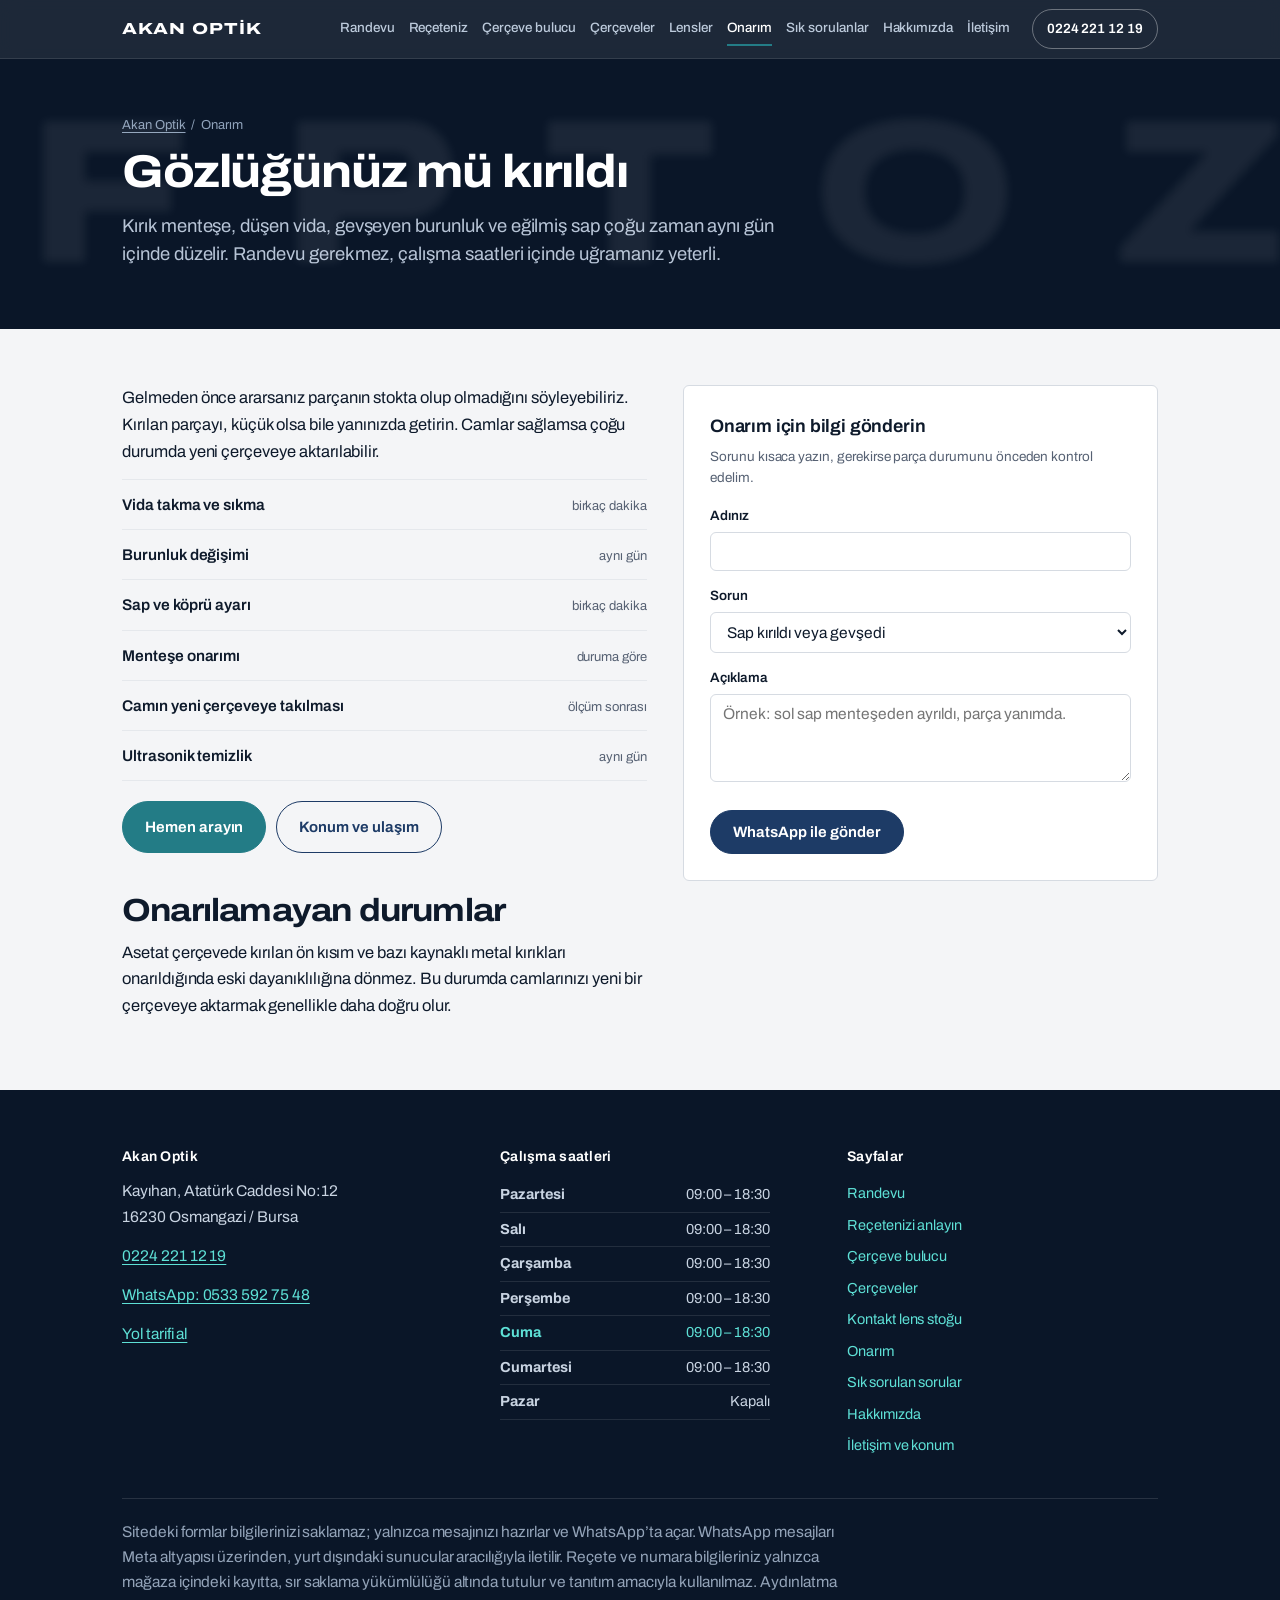
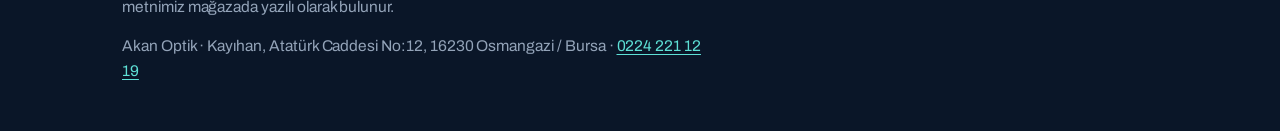
<file: onarim.html>
<!DOCTYPE html>
<html lang="tr">
<head>
<meta charset="utf-8">
<script>document.documentElement.classList.add("js-odak");setTimeout(function(){if(!window.__odak)document.documentElement.classList.remove("js-odak")},3000);</script>
<meta name="viewport" content="width=device-width, initial-scale=1">
<title>Gözlük onarımı ve ayar — Akan Optik, Osmangazi Bursa</title>
<meta name="description" content="Kırık sap, düşen vida, gevşeyen burunluk, eğilmiş çerçeve. Çoğu onarım aynı gün. Akan Optik, Kayıhan Atatürk Caddesi No:12.">
<link rel="canonical" href="https://akanoptik.com/onarim">
<meta property="og:title" content="Gözlük onarımı ve ayar — Akan Optik, Osmangazi Bursa">
<meta property="og:description" content="Kırık sap, düşen vida, gevşeyen burunluk, eğilmiş çerçeve. Çoğu onarım aynı gün. Akan Optik, Kayıhan Atatürk Caddesi No:12.">
<meta property="og:locale" content="tr_TR">
<link rel="preconnect" href="https://fonts.googleapis.com">
<link rel="preconnect" href="https://fonts.gstatic.com" crossorigin>
<link href="https://fonts.googleapis.com/css2?family=Archivo:wdth,wght@62..125,100..900&display=swap" rel="stylesheet">
<style>
/* =========================================================
   Akan Optik — ortak stil
   Renk: gece lacivertı, kağıt, bağa bakırı
   Tipografi: Archivo (başlık ve arayüz) + Source Serif 4 (metin)
   ========================================================= */

:root{
  --ink:#101A2B;
  --navy:#1B3A63;
  --navy-deep:#0C1C31;
  --paper:#ECECE6;
  --paper-2:#E2E2DA;
  --card:#FCFCFA;
  --copper:#A5652A;
  --muted:#5C6472;
  --line:#C8C8BE;
  --line-soft:#DCDCD3;
  --maxw:1080px;
  --r:3px;
}

*{box-sizing:border-box}
html{scroll-behavior:smooth}
@media (prefers-reduced-motion:reduce){html{scroll-behavior:auto} *{animation:none!important;transition:none!important}}

body{
  margin:0;background:var(--paper);color:var(--ink);
  font-family:"Source Serif 4",Georgia,serif;font-size:17px;line-height:1.62;
  -webkit-font-smoothing:antialiased;
}
h1,h2,h3,h4,.ui,button,input,select,textarea,nav,label,th,.mono{
  font-family:"Archivo",system-ui,-apple-system,"Segoe UI",sans-serif;
}
h1{font-size:clamp(30px,5vw,46px);line-height:1.08;font-weight:700;letter-spacing:-.025em;margin:0 0 14px}
h2{font-size:clamp(23px,3.4vw,32px);line-height:1.14;font-weight:700;letter-spacing:-.02em;margin:0 0 10px}
h3{font-size:18px;font-weight:600;letter-spacing:-.01em;margin:0 0 6px}
p{margin:0 0 14px;max-width:66ch}
a{color:var(--navy);text-decoration-thickness:1px;text-underline-offset:3px}
a:focus-visible,button:focus-visible,input:focus-visible,select:focus-visible,textarea:focus-visible{
  outline:2px solid var(--copper);outline-offset:3px;
}
.wrap{max-width:var(--maxw);margin:0 auto;padding:0 22px}
.lede{font-size:19px;color:var(--muted);max-width:62ch}
.note{font-size:13.5px;color:var(--muted);line-height:1.55;max-width:72ch}

/* ---------- üst çubuk ---------- */
.topbar{position:sticky;top:0;z-index:40;background:var(--navy-deep);color:#E3E9F0;border-bottom:1px solid rgba(255,255,255,.1)}
.topbar .wrap{display:flex;align-items:center;gap:18px;height:58px}
.brand{font-family:"Archivo",system-ui,-apple-system,"Segoe UI",sans-serif;font-weight:800;letter-spacing:.05em;font-size:16px;color:#fff;text-decoration:none;white-space:nowrap}
.topnav{display:flex;gap:14px;margin-left:auto;overflow-x:auto;scrollbar-width:none}
.topnav::-webkit-scrollbar{display:none}
.topnav a{font-size:13px;font-weight:500;color:#BCCADB;text-decoration:none;white-space:nowrap;padding:5px 0;border-bottom:2px solid transparent}
.topnav a:hover{color:#fff}
.topnav a[aria-current=page]{color:#fff;border-bottom-color:var(--copper)}
.callbtn{margin-left:4px;background:var(--copper);color:#fff;text-decoration:none;font-family:"Archivo",system-ui,-apple-system,"Segoe UI",sans-serif;font-weight:600;font-size:13.5px;padding:8px 14px;border-radius:var(--r);white-space:nowrap}
.menubtn{display:none}
@media(max-width:860px){
  .topbar .wrap{height:56px}
  .callbtn{display:none}
  .menubtn{display:block;margin-left:auto;background:transparent;color:#fff;border:1px solid rgba(255,255,255,.35);
    border-radius:var(--r);font-family:"Archivo",system-ui,-apple-system,"Segoe UI",sans-serif;font-size:14px;font-weight:600;padding:8px 14px;cursor:pointer}
  .menubtn[aria-expanded=true]{background:#fff;color:var(--navy-deep);border-color:#fff}
  .topnav{display:none;position:absolute;left:0;right:0;top:56px;margin:0;padding:6px 22px 16px;
    background:var(--navy-deep);border-bottom:1px solid rgba(255,255,255,.12);flex-direction:column;gap:0;overflow:visible}
  body.menuAcik .topnav{display:flex}
  .topnav a{font-size:17px;padding:13px 0;border-bottom:1px solid rgba(255,255,255,.08);color:#DCE5EF}
  .topnav a[aria-current=page]{border-bottom-color:rgba(255,255,255,.08);color:#fff;box-shadow:inset 3px 0 0 var(--copper);padding-left:12px}
}

/* ---------- sayfa başlığı ---------- */
.pagehead{padding:52px 0 34px;border-bottom:1px solid var(--line-soft)}
.crumb{font-family:"Archivo",system-ui,-apple-system,"Segoe UI",sans-serif;font-size:13px;color:var(--muted);margin-bottom:12px}
.crumb a{color:var(--muted)}

/* ---------- ana sayfa kahramanı ---------- */
.hero{padding:64px 0 0}
.wordmark{
  background:var(--card);border:1px solid var(--line);
  padding:clamp(46px,8vw,92px) 24px;text-align:center;
}
.wordmark .rule{width:52px;height:2px;background:var(--copper);margin:0 auto 30px}
.wordmark .n1,.wordmark .n2{
  font-family:"Archivo",system-ui,-apple-system,"Segoe UI",sans-serif;font-weight:800;text-transform:uppercase;color:var(--ink);
  margin:0;line-height:.95;max-width:none;
}
.n1{font-size:clamp(50px,12vw,116px);letter-spacing:.12em;text-indent:.12em}
.n2{font-size:clamp(17px,3.6vw,34px);letter-spacing:.2em;text-indent:.2em;margin-top:14px;font-weight:600;color:var(--navy)}
.wordmark .sub{
  font-family:"Source Serif 4";font-size:16px;color:var(--muted);
  margin:28px auto 0;max-width:44ch;
}

/* ---------- bilgi şeridi ---------- */
.infostrip{display:grid;grid-template-columns:repeat(3,1fr);border:1px solid var(--line);border-top:0;background:var(--card)}
@media(max-width:760px){.infostrip{grid-template-columns:1fr}}
.infostrip div{padding:20px 24px;border-right:1px solid var(--line-soft)}
.infostrip div:last-child{border-right:0}
@media(max-width:760px){.infostrip div{border-right:0;border-bottom:1px solid var(--line-soft)}.infostrip div:last-child{border-bottom:0}}
.infostrip h4{font-family:"Archivo",system-ui,-apple-system,"Segoe UI",sans-serif;font-size:12px;font-weight:600;letter-spacing:.02em;color:var(--muted);margin:0 0 6px}
.infostrip p{margin:0;font-size:15.5px;line-height:1.5}
.infostrip a{text-decoration:none}
.infostrip a:hover{text-decoration:underline}
.dot{width:7px;height:7px;border-radius:50%;background:#2F7D4F;display:inline-block;margin-right:7px;vertical-align:2px}
.dot.shut{background:#989890}

/* ---------- hizmet bağlantıları ---------- */
.cards{display:grid;grid-template-columns:repeat(3,1fr);gap:1px;background:var(--line-soft);border:1px solid var(--line)}
@media(max-width:860px){.cards{grid-template-columns:repeat(2,1fr)}}
@media(max-width:560px){.cards{grid-template-columns:1fr}}
.cards a{
  background:var(--card);padding:26px 24px 28px;text-decoration:none;color:var(--ink);display:block;
}
.cards a:hover{background:#fff}
.cards h3{margin-bottom:5px;color:var(--navy)}
.cards p{font-size:15px;color:var(--muted);margin:0;max-width:34ch}

/* ---------- düğmeler ---------- */
.btn{display:inline-block;font-family:"Archivo",system-ui,-apple-system,"Segoe UI",sans-serif;font-weight:600;font-size:15px;padding:12px 20px;
  border-radius:var(--r);border:1px solid var(--navy);background:var(--navy);color:#fff;text-decoration:none;cursor:pointer}
.btn:hover{background:var(--navy-deep);border-color:var(--navy-deep)}
.btn.ghost{background:transparent;color:var(--navy)}
.btn.ghost:hover{background:rgba(27,58,99,.07)}
.btn.copper{background:var(--copper);border-color:var(--copper)}
.btn.copper:hover{filter:brightness(.92)}
.btnrow{display:flex;flex-wrap:wrap;gap:10px;margin-top:20px}

/* ---------- bölümler, form ---------- */
.block{padding:56px 0}
.block.tight{padding:38px 0}
.panel{background:var(--card);border:1px solid var(--line);border-radius:var(--r);padding:26px}
.grid2{display:grid;grid-template-columns:1fr 1fr;gap:16px}
.grid3{display:grid;grid-template-columns:repeat(3,1fr);gap:16px}
.split{display:grid;grid-template-columns:1.05fr .95fr;gap:36px;align-items:start}
@media(max-width:820px){.grid2,.grid3,.split{grid-template-columns:1fr}}
.field{display:block;margin-bottom:14px}
.field span{display:block;font-size:13.5px;font-weight:600;margin-bottom:5px}
input[type=text],input[type=tel],input[type=date],select,textarea{
  width:100%;padding:10px 12px;font-size:15.5px;font-family:"Archivo",system-ui,-apple-system,"Segoe UI",sans-serif;
  border:1px solid var(--line);border-radius:var(--r);background:#fff;color:var(--ink);
}
textarea{min-height:88px;resize:vertical}
.consent{display:flex;gap:10px;align-items:flex-start;margin:16px 0 4px;font-size:13.5px;color:var(--muted);font-family:"Archivo",system-ui,-apple-system,"Segoe UI",sans-serif}
.consent input{margin-top:4px;flex:0 0 auto}

/* ---------- reçete ---------- */
.rxtable{width:100%;border-collapse:collapse;margin-bottom:6px}
.rxtable th{font-size:12.5px;font-weight:600;text-align:left;padding:0 6px 6px;color:var(--muted)}
.rxtable td{padding:0 6px 8px}
.rxtable td:first-child,.rxtable th:first-child{width:52px;padding-left:0;font-family:"Archivo",system-ui,-apple-system,"Segoe UI",sans-serif;font-weight:600;font-size:14px}
.out{border-left:3px solid var(--copper);padding:2px 0 2px 16px}
.out h4{font-family:"Archivo",system-ui,-apple-system,"Segoe UI",sans-serif;font-size:15px;margin:0 0 4px;font-weight:600}
.out p{margin:0 0 12px;font-size:15.5px}
.out .empty{color:var(--muted)}
.gloss{border-top:1px solid var(--line-soft);margin-top:28px;padding-top:22px}
.gloss dl{margin:0;display:grid;grid-template-columns:104px 1fr;gap:8px 18px;font-size:15px}
.gloss dt{font-family:"Archivo",system-ui,-apple-system,"Segoe UI",sans-serif;font-weight:600;font-size:14px}
.gloss dd{margin:0;color:var(--muted)}
@media(max-width:600px){.gloss dl{grid-template-columns:1fr;gap:2px}.gloss dd{margin-bottom:10px}}

/* ---------- bulucu ---------- */
.qcard{background:var(--card);border:1px solid var(--line);padding:28px}
.qstep{font-family:"Archivo",system-ui,-apple-system,"Segoe UI",sans-serif;font-size:13px;color:var(--muted);margin-bottom:8px}
.opts{display:grid;grid-template-columns:repeat(2,1fr);gap:10px;margin-top:18px}
@media(max-width:620px){.opts{grid-template-columns:1fr}}
.opt{text-align:left;background:var(--paper);border:1px solid var(--line);border-radius:var(--r);
  padding:13px 15px;cursor:pointer;font-size:15px;font-weight:500;color:var(--ink)}
.opt:hover{border-color:var(--navy);background:#fff}
.opt small{display:block;font-weight:400;color:var(--muted);font-size:13px;margin-top:2px}
.qbar{height:3px;background:var(--paper-2);margin-top:22px}
.qbar i{display:block;height:3px;background:var(--copper);width:0;transition:width .25s ease}

/* ---------- çerçeveler ---------- */
.filters{display:flex;flex-wrap:wrap;gap:8px;margin-bottom:22px}
.chip{font-family:"Archivo",system-ui,-apple-system,"Segoe UI",sans-serif;font-size:13.5px;font-weight:500;padding:7px 14px;border:1px solid var(--line);
  background:var(--card);border-radius:999px;cursor:pointer;color:var(--ink)}
.chip[aria-pressed=true]{background:var(--navy);border-color:var(--navy);color:#fff}
.frames{display:grid;grid-template-columns:repeat(4,1fr);gap:16px}
@media(max-width:900px){.frames{grid-template-columns:repeat(2,1fr)}}
@media(max-width:460px){.frames{grid-template-columns:1fr}}
.frame{background:var(--card);border:1px solid var(--line);padding:16px;display:flex;flex-direction:column}
.frame svg{width:100%;height:60px;display:block;margin:4px 0 12px}
.frame .code{font-family:"Archivo",system-ui,-apple-system,"Segoe UI",sans-serif;font-weight:700;font-size:15px}
.frame .meta{font-size:13.5px;color:var(--muted);margin:2px 0 12px;line-height:1.45}
.frame button{margin-top:auto}
.stock{font-family:"Archivo",system-ui,-apple-system,"Segoe UI",sans-serif;font-size:12px;font-weight:600;color:var(--navy);margin-bottom:10px}
.stock.no{color:var(--muted)}

/* ---------- onarım ---------- */
.jobs{list-style:none;padding:0;margin:0;border-top:1px solid var(--line-soft)}
.jobs li{display:flex;justify-content:space-between;gap:18px;align-items:baseline;padding:12px 0;border-bottom:1px solid var(--line-soft)}
.jobs b{font-family:"Archivo",system-ui,-apple-system,"Segoe UI",sans-serif;font-weight:600;font-size:15.5px}
.jobs span{font-family:"Archivo",system-ui,-apple-system,"Segoe UI",sans-serif;font-size:13px;color:var(--muted);white-space:nowrap}

/* ---------- alt bilgi ---------- */
.foot{background:var(--navy-deep);color:#C9D4E2;padding:56px 0 34px;margin-top:56px}
.foot h3{color:#fff;font-size:14px;letter-spacing:.02em;margin-bottom:10px}
.foot a{color:#E4CBAE}
.foot p{font-size:15.5px}
.footgrid{display:grid;grid-template-columns:1.1fr 1fr 1fr;gap:36px}
@media(max-width:820px){.footgrid{grid-template-columns:1fr;gap:28px}}
.hours{list-style:none;padding:0;margin:0;font-family:"Archivo",system-ui,-apple-system,"Segoe UI",sans-serif;font-size:14.5px}
.hours li{display:flex;justify-content:space-between;padding:5px 0;border-bottom:1px solid rgba(255,255,255,.1);max-width:270px}
.hours li.today b{color:#fff}
.footnav{list-style:none;padding:0;margin:0;font-family:"Archivo",system-ui,-apple-system,"Segoe UI",sans-serif;font-size:14.5px}
.footnav li{padding:4px 0}
.footnav a{color:#C9D4E2;text-decoration:none}
.footnav a:hover{text-decoration:underline;color:#fff}
.legal{border-top:1px solid rgba(255,255,255,.12);margin-top:36px;padding-top:20px;font-size:13px;color:#93A3B8}
.legal a{color:#BCCADB}
.map{width:100%;aspect-ratio:16/10;border:1px solid var(--line)}

.toast{position:fixed;left:50%;bottom:24px;transform:translateX(-50%);background:var(--ink);color:#fff;
  font-family:"Archivo",system-ui,-apple-system,"Segoe UI",sans-serif;font-size:14px;padding:11px 18px;border-radius:var(--r);z-index:60;opacity:0;pointer-events:none;transition:opacity .2s}
.toast.on{opacity:1}

/* ---------- stok tablosu (lensler) ---------- */
.stoktab{width:100%;border-collapse:collapse;background:var(--card);border:1px solid var(--line)}
.stoktab th{font-family:"Archivo",system-ui,-apple-system,"Segoe UI",sans-serif;font-size:12.5px;font-weight:600;color:var(--muted);
  text-align:left;padding:12px 14px;border-bottom:1px solid var(--line)}
.stoktab td{padding:13px 14px;border-bottom:1px solid var(--line-soft);font-size:15px;vertical-align:middle}
.stoktab tr:last-child td{border-bottom:0}
.stoktab td b{font-family:"Archivo",system-ui,-apple-system,"Segoe UI",sans-serif;font-weight:600;font-size:15px}
.stoktab td small{display:block;color:var(--muted);font-size:13px;margin-top:2px}
.stoktab td.ok{font-family:"Archivo",system-ui,-apple-system,"Segoe UI",sans-serif;font-size:13.5px;font-weight:600;color:var(--navy)}
.stoktab td.no{font-family:"Archivo",system-ui,-apple-system,"Segoe UI",sans-serif;font-size:13.5px;font-weight:600;color:var(--muted)}
.btn.small{padding:7px 14px;font-size:13.5px}
@media(max-width:760px){
  .stoktab thead{display:none}
  .stoktab tr{display:block;border-bottom:1px solid var(--line);padding:12px 0}
  .stoktab td{display:flex;justify-content:space-between;gap:14px;border:0;padding:4px 14px}
  .stoktab td:before{content:attr(data-l);font-family:"Archivo",system-ui,-apple-system,"Segoe UI",sans-serif;font-size:13px;color:var(--muted)}
}
.frame img{width:100%;height:120px;object-fit:contain;display:block;margin:2px 0 12px;background:#fff}


/* ---------- mağazada listesi ---------- */
.magaza{list-style:none;padding:0;margin:0}
.magaza li{position:relative;padding:11px 0 11px 26px;border-bottom:1px solid var(--line-soft);font-size:16.5px}
.magaza li:last-child{border-bottom:0}
.magaza li:before{content:"";position:absolute;left:0;top:20px;width:13px;height:1.5px;background:var(--copper)}

/* ---------- lacivert şerit ---------- */
.band{background:var(--navy-deep);color:#D3DEEA;padding:48px 0;border-top:0}
.band h2{color:#fff}
.band p{color:#BCCADB}
.band .btn{background:var(--copper);border-color:var(--copper)}
.band .btn.ghost{background:transparent;color:#E4CBAE;border-color:#40567A}

/* ---------- reçete görseli ---------- */
.rxvis{background:var(--card);border:1px solid var(--line);padding:22px 18px}
.rxvis svg{width:100%;height:auto;display:block}
.rxkey{list-style:none;padding:0;margin:22px 0 0;display:grid;gap:14px}
.rxkey li{display:grid;grid-template-columns:30px 1fr;gap:13px;align-items:start}
.rxkey .no{width:26px;height:26px;border-radius:50%;background:var(--navy);color:#fff;
  font-family:"Archivo",system-ui,-apple-system,"Segoe UI",sans-serif;font-size:13.5px;font-weight:700;display:flex;align-items:center;justify-content:center;margin-top:2px}
.rxkey b{font-family:"Archivo",system-ui,-apple-system,"Segoe UI",sans-serif;font-size:15.5px;font-weight:600;display:block;margin-bottom:2px}
.rxkey p{margin:0;font-size:16px}

/* ---------- sık sorulanlar ---------- */
.sss{border-top:1px solid var(--line)}
.sss details{border-bottom:1px solid var(--line-soft)}
.sss summary{font-family:"Archivo",system-ui,-apple-system,"Segoe UI",sans-serif;font-size:17px;font-weight:600;padding:17px 34px 17px 0;
  cursor:pointer;list-style:none;position:relative}
.sss summary::-webkit-details-marker{display:none}
.sss summary:after{content:"+";position:absolute;right:6px;top:15px;font-size:21px;font-weight:400;color:var(--copper)}
.sss details[open] summary:after{content:"\2212"}
.sss details[open] summary{color:var(--navy)}
.sss .cevap{padding:0 40px 20px 0}
.sss .cevap p{margin:0 0 10px}
.sss .cevap p:last-child{margin:0}
.sssgrup{margin-bottom:38px}
.sssgrup h2{margin-bottom:6px}

/* ---------- göz görseli ve bulanıklık benzetimi ---------- */
.gorselIki{display:grid;grid-template-columns:1fr 1fr;gap:18px;margin-top:22px}
@media(max-width:820px){.gorselIki{grid-template-columns:1fr}}
.gkutu{background:var(--card);border:1px solid var(--line);padding:18px}
.gkutu h3{margin-bottom:4px}
.gkutu .alt{font-size:13.5px;color:var(--muted);margin:0 0 14px}
.gkutu svg{width:100%;height:auto;display:block}
.simDis{overflow:hidden;background:#DCE4EC;border:1px solid var(--line-soft)}
.simOrta{will-change:filter}
.gozSecim{display:flex;gap:8px;margin-bottom:14px}
.gozSecim button{font-family:"Archivo",system-ui,-apple-system,"Segoe UI",sans-serif;font-size:13.5px;font-weight:600;padding:7px 15px;
  border:1px solid var(--line);background:var(--card);border-radius:999px;cursor:pointer;color:var(--ink)}
.gozSecim button[aria-pressed=true]{background:var(--navy);border-color:var(--navy);color:#fff}
.odakEtiket{font-family:"Archivo",system-ui,-apple-system,"Segoe UI",sans-serif;font-size:12.5px;font-weight:600}

/* ---------- gelişmiş bulucu sonucu ---------- */
.sonucUst{background:var(--navy-deep);color:#D6E2EA;padding:20px;margin-top:22px}
.sonucUst h3{color:#fff;font-size:19px;margin:0 0 4px}
.sonucUst p{color:#BCCADB;margin:0;font-size:15px}
.puanlar{display:grid;grid-template-columns:repeat(3,1fr);gap:14px;margin-top:16px}
@media(max-width:700px){.puanlar{grid-template-columns:1fr}}
.puan{background:var(--card);border:1px solid var(--line);padding:16px}
.puan .sira{font-family:"Archivo",system-ui,-apple-system,"Segoe UI",sans-serif;font-size:11.5px;font-weight:700;letter-spacing:.08em;color:var(--copper);margin-bottom:6px}
.puan svg{width:100%;height:56px;margin:2px 0 10px}
.puan b{font-family:"Archivo",system-ui,-apple-system,"Segoe UI",sans-serif;font-size:16px;display:block;margin-bottom:4px}
.puan p{font-size:14.5px;color:var(--muted);margin:0}
.cubuk{height:4px;background:var(--paper-2);margin-top:10px}
.cubuk i{display:block;height:4px;background:var(--navy)}
.oneriler{border-top:1px solid var(--line-soft);margin-top:24px;padding-top:20px}
.oneriler dl{display:grid;grid-template-columns:130px 1fr;gap:10px 18px;margin:0;font-size:15.5px}
.oneriler dt{font-family:"Archivo",system-ui,-apple-system,"Segoe UI",sans-serif;font-weight:600;font-size:14px;color:var(--muted)}
.oneriler dd{margin:0}
@media(max-width:600px){.oneriler dl{grid-template-columns:1fr;gap:2px}.oneriler dd{margin-bottom:12px}}

/* ---------- kısa sözlük kartı ---------- */
.kisaliste{margin:0;display:grid;grid-template-columns:64px 1fr;gap:12px 18px;font-size:16px}
.kisaliste dt{font-family:"Archivo",system-ui,-apple-system,"Segoe UI",sans-serif;font-weight:700;font-size:14px;color:var(--navy);
  border-right:1px solid var(--line-soft);padding-right:14px}
.kisaliste dd{margin:0;color:var(--muted)}

/* ---------- markalar ---------- */
.markalar{padding-top:8px}
.markagrid{display:grid;grid-template-columns:1.6fr 1fr 1fr;gap:1px;background:var(--line-soft);border:1px solid var(--line)}
@media(max-width:700px){.markagrid{grid-template-columns:1fr}}
.markagrid div{background:var(--card);padding:16px 20px}
.markagrid h4{font-family:"Archivo",system-ui,-apple-system,"Segoe UI",sans-serif;font-size:12px;font-weight:600;color:var(--muted);margin:0 0 4px;letter-spacing:.02em}
.markagrid p{font-family:"Archivo",system-ui,-apple-system,"Segoe UI",sans-serif;font-size:15.5px;font-weight:600;margin:0;color:var(--ink);max-width:none}

/* ---------- lens sayfası filtreleri ---------- */
.lensAra{display:flex;flex-wrap:wrap;gap:14px;align-items:flex-end;margin-bottom:18px}
.lensAra .field{margin:0;max-width:220px}
.lensAra .filters{margin:0}
.stoktab td.aralik b{font-family:"Archivo",system-ui,-apple-system,"Segoe UI",sans-serif;font-weight:600;font-size:14.5px;display:block}
.stoktab td.aralik small{display:block;color:var(--muted);font-size:12px;margin-top:2px;line-height:1.4}


/* ---------- ana sayfa: yıl satırı ---------- */
.wordmark .yil{font-family:"Archivo",system-ui,-apple-system,"Segoe UI",sans-serif;font-size:15px;font-weight:600;color:var(--copper);
  margin:22px auto 0;letter-spacing:.01em;max-width:none}
.wordmark .yil + .sub{margin-top:10px}

/* ---------- stok boşken ---------- */
.bosstok{background:var(--card);border:1px solid var(--line);padding:26px;max-width:640px}
.bosstok h3{margin-bottom:6px}
.bosstok p{color:var(--muted);margin-bottom:4px}

/* ---------- mobil hızlı iletişim çubuğu ---------- */
.eylem{display:none}
@media(max-width:860px){
  .eylem{display:grid;grid-template-columns:1fr 1.2fr 1fr;position:fixed;left:0;right:0;bottom:0;z-index:50;
    background:#fff;border-top:1px solid var(--line);box-shadow:0 -2px 10px rgba(12,28,49,.08);
    padding:8px 10px calc(8px + env(safe-area-inset-bottom));gap:8px}
  .eylem a{display:flex;align-items:center;justify-content:center;min-height:46px;border-radius:var(--r);
    font-family:"Archivo",system-ui,-apple-system,"Segoe UI",sans-serif;font-weight:700;font-size:15px;text-decoration:none;color:var(--navy);border:1px solid var(--line)}
  .eylem a.wa{background:var(--navy);color:#fff;border-color:var(--navy)}
  body{padding-bottom:72px}
}

/* ---------- mobilde daha sıkı düzen ---------- */
@media(max-width:600px){
  body{font-size:16.5px}
  .hero{padding:22px 0 0}
  .wordmark{padding:34px 18px 30px}
  .wordmark .rule{margin-bottom:20px}
  .wordmark .sub{font-size:15.5px;margin-top:8px}
  .pagehead{padding:28px 0 22px}
  .lede{font-size:17px}
  .block{padding:38px 0}
  .block.tight{padding:26px 0}
  .band{padding:36px 0}
  .btnrow .btn{flex:1 1 auto;text-align:center}
  .foot{margin-top:24px}
}

.stoktab .urun small{display:block}
@media(max-width:760px){.stoktab .urun{text-align:right}}

/* =====================================================================
   TASARIM 2 — "Netleşme"
   Her şey odağa gelir: yazılar bulanıktan netleşir, mercek göz tablosunu
   keskinleştirir. Hareket dili yalnızca odak; kayma/zıplama yok.
   Tek aile: Archivo (genişlik ekseni 62–125, ağırlık 100–900).
   ===================================================================== */
:root{
  --ink:#0E1A2B;
  --navy:#1D3B66;
  --navy-deep:#0A1628;
  --night:#0A1628;
  --paper:#F4F5F7;
  --paper-2:#E9ECF0;
  --card:#FFFFFF;
  --copper:#237C86;          /* eski bakır yerine: koyu kaplama turkuazı */
  --muted:#566173;
  --line:#D6DBE2;
  --line-soft:#E5E8EC;
  --coat-a:#5EE0D6;          /* antirefle kaplama yansıması: yalnızca koyu zeminde */
  --coat-b:#A393FF;
  --r:6px;
}
body{font-family:"Archivo",system-ui,-apple-system,"Segoe UI",sans-serif;font-size:16.5px;line-height:1.62;
  font-stretch:100%;letter-spacing:-.003em}
h1,h2{font-stretch:112%;letter-spacing:-.025em}
h1{font-weight:750}
h2{font-weight:720}
h3{font-weight:650}
.lede{font-size:18.5px;line-height:1.55}
.btn{border-radius:999px;padding:13px 22px;font-weight:650;transition:background .2s,border-color .2s,color .2s}
.btn.small{padding:7px 15px}
.panel,.qcard,.frame,.bosstok,.stoktab,.markagrid,.gkutu,.rxvis,.infostrip{border-radius:var(--r)}
.stoktab,.markagrid,.infostrip{overflow:hidden}
.topbar{background:rgba(10,22,40,.92);backdrop-filter:saturate(1.2) blur(10px);-webkit-backdrop-filter:saturate(1.2) blur(10px)}
.brand{font-stretch:125%;font-weight:800;letter-spacing:.06em}
.callbtn{border-radius:999px;background:transparent;border:1px solid rgba(255,255,255,.35)}
.callbtn:hover{background:#fff;color:var(--night)}
@media(min-width:861px){.topnav a{font-size:13.5px}}

/* ---------- iç sayfa başlığı: koyu şerit, arkada bulanık tablo harfleri ---------- */
.pagehead{background:var(--night);color:#fff;border-bottom:0;position:relative;overflow:hidden;padding:56px 0 46px}
.pagehead h1{color:#fff;position:relative}
.pagehead .lede{color:#B7C4D6;position:relative}
.pagehead .crumb,.pagehead .crumb a{color:#8FA2BA;position:relative}
.pagehead::after{content:"E F P T O Z";position:absolute;right:-2%;top:50%;transform:translateY(-50%);
  font-stretch:125%;font-weight:800;font-size:clamp(90px,16vw,210px);letter-spacing:.08em;white-space:nowrap;
  color:rgba(255,255,255,.07);filter:blur(5px);pointer-events:none}
.pagehead .btnrow .btn{background:#fff;color:var(--night);border-color:#fff}
.pagehead .btnrow .btn.ghost{background:transparent;color:#fff;border-color:rgba(255,255,255,.4)}
@media(max-width:600px){.pagehead{padding:32px 0 28px}}

/* ---------- açık düğmeler (koyu zemin) ---------- */
.btn.acik{background:#fff;color:var(--night);border-color:#fff}
.btn.acik:hover{background:#DDF7F4;border-color:#DDF7F4}
.btn.cizgi{background:transparent;color:#fff;border-color:rgba(255,255,255,.38)}
.btn.cizgi:hover{border-color:#fff;background:rgba(255,255,255,.06)}

/* ============================ SAHNE (ana sayfa) ============================ */
.sahne{position:relative;background:var(--night);color:#fff;overflow:hidden;padding:84px 0 0;isolation:isolate}
.sahne-ic{position:relative;z-index:3;max-width:var(--maxw)}
.tablo{position:absolute;inset:0;z-index:1;--lx:70%;--ly:45%;--lr:120px}
.tablo-kat{position:absolute;top:0;bottom:0;right:0;width:58%;display:flex;flex-direction:column;
  justify-content:center;align-items:center;gap:.28em;font-stretch:125%;font-weight:700;line-height:1;
  user-select:none;padding:40px 0}
.tablo-kat span{display:block;letter-spacing:.3em;text-indent:.3em;white-space:nowrap}
.tablo-kat .s1{font-size:150px}.tablo-kat .s2{font-size:96px}.tablo-kat .s3{font-size:66px}
.tablo-kat .s4{font-size:46px}.tablo-kat .s5{font-size:34px}.tablo-kat .s6{font-size:25px}.tablo-kat .s7{font-size:19px}
.tablo-bulanik{color:rgba(255,255,255,.13);filter:blur(7px)}
.tablo-net{color:rgba(255,255,255,.62);
  clip-path:circle(var(--lr) at var(--lx) var(--ly));
  transform:scale(1.16);transform-origin:var(--lx) var(--ly)}
.mercek{position:absolute;left:var(--mx,70%);top:var(--my,45%);width:calc(var(--lr) * 2.32);height:calc(var(--lr) * 2.32);
  transform:translate(-50%,-50%);border-radius:50%;pointer-events:none;
  box-shadow:inset 0 0 0 2px rgba(255,255,255,.55),inset 0 0 38px rgba(94,224,214,.18),0 18px 60px rgba(0,0,0,.35)}
.mercek::before{content:"";position:absolute;inset:-5px;border-radius:50%;padding:5px;
  background:conic-gradient(from 210deg,var(--coat-a),var(--coat-b),rgba(255,255,255,.15) 40%,var(--coat-a) 70%,var(--coat-b));
  -webkit-mask:linear-gradient(#000 0 0) content-box,linear-gradient(#000 0 0);-webkit-mask-composite:xor;mask-composite:exclude;opacity:.85}
.mercek::after{content:"";position:absolute;left:18%;top:14%;width:34%;height:18%;border-radius:50%;
  background:radial-gradient(closest-side,rgba(255,255,255,.28),transparent);transform:rotate(-28deg)}
.sahne::after{content:"";position:absolute;inset:0;z-index:2;pointer-events:none;
  background:linear-gradient(90deg,rgba(10,22,40,.96) 0%,rgba(10,22,40,.75) 38%,rgba(10,22,40,0) 62%)}

.sahne .yil{font-stretch:112%;font-weight:600;font-size:15px;color:var(--coat-a);margin:0 0 18px;letter-spacing:.01em}
.marka{margin:0;line-height:.86;font-stretch:125%;font-weight:820;letter-spacing:.015em;color:#fff}
.marka span{display:block}
.marka span:first-child{font-size:clamp(76px,13vw,168px)}
.marka span:last-child{font-size:clamp(30px,5.1vw,64px);letter-spacing:.34em;color:#C9D6E6;margin-top:.22em;font-weight:620}
.sahne-alt{font-size:19px;line-height:1.55;color:#C3CFDE;max-width:40ch;margin:28px 0 0}
.sahne .btnrow{margin-top:30px}
.sahne .infostrip{position:relative;z-index:3;margin-top:64px;border:1px solid rgba(255,255,255,.12);
  background:rgba(255,255,255,.04);backdrop-filter:blur(6px);-webkit-backdrop-filter:blur(6px);border-radius:var(--r) var(--r) 0 0;border-bottom:0}
.sahne .infostrip div{border-right-color:rgba(255,255,255,.1)}
.sahne .infostrip h4{color:#8FA2BA}
.sahne .infostrip p,.sahne .infostrip a{color:#fff}
.sahne .infostrip a:hover{color:var(--coat-a)}
@media(max-width:760px){.sahne .infostrip div{border-bottom-color:rgba(255,255,255,.1)}}

/* açılışta netleşme */
@keyframes netles{from{filter:blur(18px);opacity:0;letter-spacing:.14em}to{filter:blur(0);opacity:1}}
@keyframes netles2{from{filter:blur(10px);opacity:0}to{filter:blur(0);opacity:1}}
.js-odak .marka span:first-child{animation:netles 1.25s cubic-bezier(.2,.7,.2,1) both}
.js-odak .marka span:last-child{animation:netles 1.25s .12s cubic-bezier(.2,.7,.2,1) both}
.js-odak .sahne .yil,.js-odak .sahne-alt,.js-odak .sahne .btnrow,.js-odak .sahne .infostrip{animation:netles2 .9s cubic-bezier(.2,.7,.2,1) both}
.js-odak .sahne .yil{animation-delay:.35s}.js-odak .sahne-alt{animation-delay:.55s}
.js-odak .sahne .btnrow{animation-delay:.7s}.js-odak .sahne .infostrip{animation-delay:.85s}
.js-odak .tablo{animation:netles2 1.6s .2s ease both}

@media(max-width:860px){
  .sahne{padding-top:48px}
  .tablo-kat{width:100%;opacity:.8}
  .tablo-kat .s1{font-size:108px}.tablo-kat .s2{font-size:70px}.tablo-kat .s3{font-size:48px}
  .tablo-kat .s4{font-size:34px}.tablo-kat .s5{font-size:25px}.tablo-kat .s6{font-size:19px}.tablo-kat .s7{font-size:15px}
  .tablo{--lr:78px}
  .sahne::after{background:linear-gradient(180deg,rgba(10,22,40,.55) 0%,rgba(10,22,40,.88) 55%,rgba(10,22,40,.97) 100%)}
  .sahne-alt{font-size:17px}
  .sahne .infostrip{margin-top:40px}
}

/* ============================ kaydırınca odaklanma ============================ */
.js-odak [data-odak]{filter:blur(9px);opacity:.2;transition:filter 1s cubic-bezier(.2,.7,.2,1),opacity 1s cubic-bezier(.2,.7,.2,1)}
.js-odak [data-odak].net{filter:blur(0);opacity:1}
@media (prefers-reduced-motion:reduce){
  .js-odak [data-odak]{filter:none;opacity:1}
  .js-odak .marka span,.js-odak .sahne *,.js-odak .tablo{animation:none!important}
}

/* ============================ hizmet ikonları ============================ */
.bolum-bas{display:flex;flex-wrap:wrap;align-items:flex-end;justify-content:space-between;gap:10px 40px;margin-bottom:30px}
.bolum-bas h2{margin:0}
.bolum-bas p{margin:0;color:var(--muted);max-width:46ch}
.ikonlar{list-style:none;margin:0;padding:0;display:grid;grid-template-columns:repeat(4,1fr);
  border-top:1px solid var(--line);border-left:1px solid var(--line)}
.ikonlar li{padding:26px 22px 28px;border-right:1px solid var(--line);border-bottom:1px solid var(--line);background:var(--card);
  transition:background .25s}
.ikonlar li:hover{background:#F7FBFB}
.ikonlar svg{width:40px;height:40px;color:var(--navy);display:block;margin-bottom:16px}
.ikonlar li:hover svg{color:var(--copper)}
.ikonlar b{display:block;font-size:16.5px;font-weight:680;margin-bottom:4px;font-stretch:108%}
.ikonlar span{display:block;font-size:14.5px;color:var(--muted);line-height:1.5}
@media(max-width:900px){.ikonlar{grid-template-columns:repeat(2,1fr)}}
@media(max-width:420px){.ikonlar li{padding:20px 16px}.ikonlar b{font-size:15.5px}}

/* ============================ marka şeridi ============================ */
.kayan{background:var(--card);border-top:1px solid var(--line);border-bottom:1px solid var(--line);overflow:hidden;padding:26px 0}
.kayan-ic{display:flex;width:max-content;animation:kay 38s linear infinite}
.kayan:hover .kayan-ic{animation-play-state:paused}
.kayan-grup{display:flex;align-items:center;gap:44px;padding-right:44px}
.kayan-grup span{font-stretch:125%;font-weight:700;font-size:clamp(22px,3vw,34px);color:#243752;white-space:nowrap;letter-spacing:.01em}
.kayan-grup i{width:10px;height:10px;border-radius:50%;border:2px solid var(--copper);flex:0 0 auto}
@keyframes kay{to{transform:translateX(-50%)}}
@media (prefers-reduced-motion:reduce){.kayan-ic{animation:none;flex-wrap:wrap;width:auto}.kayan-grup+.kayan-grup{display:none}}

/* ============================ çerçeve biçimleri ============================ */
.bicimler{display:grid;grid-template-columns:repeat(4,1fr);gap:12px}
.bicimler a{display:block;text-decoration:none;color:var(--ink);background:var(--card);border:1px solid var(--line);
  border-radius:var(--r);padding:16px 10px 12px;text-align:center;transition:border-color .2s,transform .25s}
.bicimler a:hover{border-color:var(--navy);transform:translateY(-2px)}
.bicimler svg{width:100%;height:54px;display:block}
.bicimler svg *{fill:none;stroke:var(--ink);stroke-width:3;stroke-linecap:round;stroke-linejoin:round;
  stroke-dasharray:1;stroke-dashoffset:0}
.js-odak .bicimler svg *{stroke-dashoffset:1;transition:stroke-dashoffset 1.3s cubic-bezier(.4,.1,.2,1)}
.js-odak .bicimler.net svg *{stroke-dashoffset:0}
.bicimler a:nth-child(2) svg *{transition-delay:.1s}.bicimler a:nth-child(3) svg *{transition-delay:.2s}
.bicimler a:nth-child(4) svg *{transition-delay:.3s}.bicimler a:nth-child(5) svg *{transition-delay:.4s}
.bicimler a:nth-child(6) svg *{transition-delay:.5s}.bicimler a:nth-child(7) svg *{transition-delay:.6s}
.bicimler a:nth-child(8) svg *{transition-delay:.7s}
.bicimler small{display:block;font-size:13px;font-weight:600;margin-top:6px;color:var(--muted)}
.bicimler a:hover small{color:var(--navy)}
@media(max-width:560px){.bicimler{grid-template-columns:repeat(2,1fr)}}
@media (prefers-reduced-motion:reduce){.js-odak .bicimler svg *{stroke-dashoffset:0;transition:none}}

/* ============================ numara sürgüsü ============================ */
.gorus{background:var(--night);color:#fff;border-radius:var(--r);padding:26px 24px 22px;position:relative;overflow:hidden}
.gorus-tablo{display:flex;flex-direction:column;align-items:center;gap:.3em;font-stretch:125%;font-weight:700;line-height:1;
  padding:22px 0 26px;transition:filter .15s linear;will-change:filter}
.gorus-tablo span{display:block;letter-spacing:.28em;text-indent:.28em}
.gorus-tablo .g1{font-size:74px}.gorus-tablo .g2{font-size:46px}.gorus-tablo .g3{font-size:30px}
.gorus-tablo .g4{font-size:21px}.gorus-tablo .g5{font-size:15px}
.gorus label{display:flex;justify-content:space-between;align-items:baseline;font-size:14px;color:#B7C4D6;margin-bottom:6px}
.gorus label b{font-size:22px;color:#fff;font-stretch:112%;font-variant-numeric:tabular-nums}
.gorus input[type=range]{width:100%;accent-color:var(--coat-a);height:28px}
.gorus .aciklama{font-size:14.5px;color:#C3CFDE;margin:10px 0 0;min-height:44px}
.gorus .not{font-size:12.5px;color:#8FA2BA;margin:10px 0 0}

/* ============================ insanlar ============================ */
.insanlar{display:grid;grid-template-columns:1.1fr .9fr;gap:40px;align-items:center}
.kisiler{display:grid;grid-template-columns:1fr 1fr;gap:14px}
.kisi{background:var(--card);border:1px solid var(--line);border-radius:var(--r);padding:22px 20px}
.kisi .bas{width:52px;height:52px;border-radius:50%;background:var(--night);color:#fff;display:flex;align-items:center;
  justify-content:center;font-stretch:125%;font-weight:800;font-size:17px;letter-spacing:.04em;margin-bottom:14px;
  box-shadow:0 0 0 3px var(--card),0 0 0 5px var(--copper)}
.kisi b{display:block;font-size:16.5px;font-weight:680}
.kisi span{display:block;font-size:14px;color:var(--muted)}
.otuz{font-stretch:125%;font-weight:820;font-size:clamp(64px,9vw,112px);line-height:.9;color:var(--night);letter-spacing:-.01em;margin:0 0 10px}
.otuz small{display:block;font-size:.26em;font-weight:620;letter-spacing:.01em;color:var(--copper);margin-top:12px;font-stretch:112%}
@media(max-width:820px){.insanlar{grid-template-columns:1fr;gap:26px}}
@media(max-width:420px){.kisiler{grid-template-columns:1fr}}

.ipuclari{display:grid;grid-template-columns:repeat(3,1fr);gap:0;border-top:1px solid var(--line);margin-top:10px}
.ipuclari div{padding:22px 24px 6px 0}
.ipuclari div+div{padding-left:24px;border-left:1px solid var(--line)}
.ipuclari h3{font-size:16.5px;margin-bottom:6px}
.ipuclari p{font-size:15px;color:var(--muted)}
@media(max-width:760px){.ipuclari{grid-template-columns:1fr}.ipuclari div+div{padding-left:0;border-left:0;border-top:1px solid var(--line)}}

/* koyu bant yeni renklere */
.band{background:var(--night)}
.band .btn.ghost{border-color:rgba(255,255,255,.38);color:#fff}
.foot{background:var(--night);margin-top:0}
.foot a{color:var(--coat-a)}
.hours li.today b,.hours li.today span{color:var(--coat-a)}
.eylem a.wa{background:var(--night);border-color:var(--night)}
.js-odak .pagehead h1{animation:netles2 1s .05s cubic-bezier(.2,.7,.2,1) both}
.js-odak .pagehead .lede,.js-odak .pagehead .crumb,.js-odak .pagehead .btnrow{animation:netles2 1s .25s cubic-bezier(.2,.7,.2,1) both}
@media (prefers-reduced-motion:reduce){.js-odak .pagehead *{animation:none!important}}

/* ---------- düzeltmeler: telefonda tablo görünür bir şerit, kişi kartları yatay ---------- */
.otuz small{font-size:.2em;font-weight:600}
.kisi{display:grid;grid-template-columns:auto 1fr;column-gap:14px;align-items:center}
.kisi .bas{grid-row:span 2;margin:0}
.kisi b{align-self:end}.kisi span{align-self:start}
@media(max-width:860px){
  .tablo{position:relative;inset:auto;height:270px;margin:-18px 0 6px;--lr:62px;
    -webkit-mask-image:linear-gradient(180deg,#000 62%,transparent);mask-image:linear-gradient(180deg,#000 62%,transparent)}
  .tablo-kat{padding:10px 0;justify-content:flex-start;gap:.22em}
  .tablo-kat .s1{font-size:76px}.tablo-kat .s2{font-size:50px}.tablo-kat .s3{font-size:35px}
  .tablo-kat .s4{font-size:26px}.tablo-kat .s5{font-size:20px}.tablo-kat .s6{font-size:15px}.tablo-kat .s7{font-size:12px}
  .tablo-bulanik{color:rgba(255,255,255,.16)}
  .sahne::after{display:none}
  .sahne{padding-top:26px}
}
#apptForm .grid3{grid-template-columns:1fr 1fr 1.3fr}
@media(max-width:700px){#apptForm .grid3{grid-template-columns:1fr}}

/* =====================================================================
   SAHNE 2 — açıklamasız, daha büyük, tüm tarayıcılarda aynı
   ===================================================================== */
/* mercek ve net katman artık JS ile doğrudan konumlanır */
.tablo-net{clip-path:circle(0px at 50% 50%);-webkit-clip-path:circle(0px at 50% 50%);transform-origin:50% 50%}
.mercek{left:0;top:0;transform:none;opacity:0;transition:opacity .8s ease;will-change:transform}
.tablo.hazir .mercek{opacity:1}
.mercek::before{animation:don 10s linear infinite}
@keyframes don{to{transform:rotate(1turn)}}
.tablo-net span{text-shadow:-3px 0 rgba(94,224,214,.45),3px 0 rgba(163,147,255,.42)}
.tablo-net{color:rgba(255,255,255,.82)}

/* çerçeve çizimleri: pathLength yerine sabit uzunluk (Firefox dahil her yerde çalışır) */
.bicimler svg *{stroke-dasharray:420;stroke-dashoffset:0}
.js-odak .bicimler svg *{stroke-dashoffset:420;transition:stroke-dashoffset 1.6s cubic-bezier(.4,.1,.2,1)}
.js-odak .bicimler.net svg *{stroke-dashoffset:0}

/* sahne düzeni: ekranı dolduran, adı merkeze alan */
.sahne{min-height:calc(100vh - 58px);min-height:calc(100svh - 58px);display:flex;flex-direction:column;padding-top:0}
.sahne > .wrap{width:100%}
.sahne-ic{flex:1;display:flex;flex-direction:column;justify-content:center;padding-top:64px;padding-bottom:28px}
.sahne::before{content:"";position:absolute;inset:0;z-index:0;pointer-events:none;
  background:radial-gradient(ellipse 42% 55% at 76% 46%,rgba(94,224,214,.10),transparent 70%),
             radial-gradient(ellipse 30% 40% at 88% 70%,rgba(163,147,255,.10),transparent 70%)}
.tablo{--lr:150px}
.tablo-kat .s1{font-size:184px}.tablo-kat .s2{font-size:118px}.tablo-kat .s3{font-size:82px}
.tablo-kat .s4{font-size:57px}.tablo-kat .s5{font-size:42px}.tablo-kat .s6{font-size:31px}.tablo-kat .s7{font-size:23px}
.sahne .yil{display:flex;align-items:center;gap:12px;font-size:14.5px;letter-spacing:.04em;margin-bottom:22px}
.sahne .yil::before{content:"";width:28px;height:1.5px;background:var(--coat-a)}
.marka span:first-child{font-size:clamp(88px,15.5vw,214px);letter-spacing:.01em}
.marka span:last-child{font-size:clamp(32px,5.7vw,78px);letter-spacing:.36em;margin-top:.16em}
.sahne .btnrow{margin-top:40px}
.sahne .infostrip{margin-top:0}

/* kaydırma işareti */
.asagi{position:relative;z-index:3;display:block;width:26px;height:42px;margin:0 auto 22px;
  border:1.5px solid rgba(255,255,255,.35);border-radius:14px}
.asagi span{position:absolute;left:50%;top:9px;width:4px;height:8px;margin-left:-2px;border-radius:2px;background:var(--coat-a);
  animation:asagi 1.8s ease-in-out infinite}
@keyframes asagi{0%{transform:translateY(0);opacity:0}25%{opacity:1}70%{transform:translateY(14px);opacity:0}100%{opacity:0}}
.asagi:hover{border-color:#fff}

@media (prefers-reduced-motion:reduce){
  .mercek::before,.asagi span{animation:none!important}
  .js-odak .bicimler svg *{stroke-dashoffset:0;transition:none}
}
@media(max-width:860px){
  .sahne{min-height:0}
  .sahne-ic{padding-top:8px;padding-bottom:10px}
  .tablo{--lr:62px}
  .tablo-kat .s1{font-size:76px}.tablo-kat .s2{font-size:50px}.tablo-kat .s3{font-size:35px}
  .tablo-kat .s4{font-size:26px}.tablo-kat .s5{font-size:20px}.tablo-kat .s6{font-size:15px}.tablo-kat .s7{font-size:12px}
  .tablo-net span{text-shadow:-2px 0 rgba(94,224,214,.45),2px 0 rgba(163,147,255,.42)}
  .marka span:first-child{font-size:clamp(84px,24vw,150px)}
  .marka span:last-child{font-size:clamp(28px,8.4vw,50px)}
  .sahne .btnrow{margin-top:28px}
  .asagi{display:none}
  .sahne .infostrip{margin-top:30px}
}
.otuz{font-size:clamp(44px,7.6vw,100px);overflow-wrap:break-word}
.insanlar > *{min-width:0}
@media(max-width:600px){.otuz{font-size:11.5vw}}
/* ince ayar: ad ile mercek çakışmasın, başlık kelime ortasından bölünmesin */
@media(min-width:861px){
  .tablo-kat{width:50%}
  .marka span:first-child{font-size:clamp(88px,13.2vw,184px)}
  .sahne::after{background:linear-gradient(90deg,rgba(10,22,40,.96) 0%,rgba(10,22,40,.7) 42%,rgba(10,22,40,0) 60%)}
}
.otuz{font-size:clamp(40px,5.4vw,74px);overflow-wrap:normal}
@media(max-width:600px){.otuz{font-size:11vw}}
.kisiler{grid-template-columns:1fr}

</style>
<link rel="icon" href="/favicon.ico" sizes="32x32">
<link rel="icon" href="/favicon-32.png" type="image/png">
<link rel="apple-touch-icon" href="/apple-touch-icon.png">
<meta property="og:image" content="https://akanoptik.com/paylasim.png">
<meta property="og:image:width" content="1200">
<meta property="og:image:height" content="630">
<meta property="og:url" content="https://akanoptik.com/onarim">
<meta name="theme-color" content="#0A1628">
<meta name="twitter:card" content="summary_large_image">

</head>
<body>
<header class="topbar">
  <div class="wrap">
    <a class="brand" href="/">AKAN OPTİK</a>
    <button class="menubtn" id="menuBtn" type="button" aria-expanded="false" aria-controls="anaMenu">Menü</button>
    <nav class="topnav" id="anaMenu" aria-label="Ana menü"><a href="/randevu">Randevu</a><a href="/recete">Reçeteniz</a><a href="/cerceve-bulucu">Çerçeve bulucu</a><a href="/cerceveler">Çerçeveler</a><a href="/lensler">Lensler</a><a href="/onarim" aria-current="page">Onarım</a><a href="/sss">Sık sorulanlar</a><a href="/hakkimizda">Hakkımızda</a><a href="/iletisim">İletişim</a></nav>
    <a class="callbtn" href="tel:+902242211219">0224 221 12 19</a>
  </div>
</header>
<div class="pagehead">
  <div class="wrap">
    <div class="crumb"><a href="/">Akan Optik</a> &nbsp;/&nbsp; Onarım</div>
    <h1>Gözlüğünüz mü kırıldı</h1>
    <p class="lede">Kırık menteşe, düşen vida, gevşeyen burunluk ve eğilmiş sap çoğu zaman aynı gün içinde düzelir. Randevu gerekmez, çalışma saatleri içinde uğramanız yeterli.</p>
  </div>
</div>
<main><section class="block">
  <div class="wrap split">
    <div>
      <p>Gelmeden önce ararsanız parçanın stokta olup olmadığını söyleyebiliriz. Kırılan parçayı, küçük olsa bile yanınızda getirin. Camlar sağlamsa çoğu durumda yeni çerçeveye aktarılabilir.</p>
      <ul class="jobs">
        <li><b>Vida takma ve sıkma</b><span>birkaç dakika</span></li>
        <li><b>Burunluk değişimi</b><span>aynı gün</span></li>
        <li><b>Sap ve köprü ayarı</b><span>birkaç dakika</span></li>
        <li><b>Menteşe onarımı</b><span>duruma göre</span></li>
        <li><b>Camın yeni çerçeveye takılması</b><span>ölçüm sonrası</span></li>
        <li><b>Ultrasonik temizlik</b><span>aynı gün</span></li>
      </ul>
      <div class="btnrow">
        <a class="btn copper" href="tel:+902242211219">Hemen arayın</a>
        <a class="btn ghost" href="/iletisim">Konum ve ulaşım</a>
      </div>
      <h2 style="margin-top:40px">Onarılamayan durumlar</h2>
      <p>Asetat çerçevede kırılan ön kısım ve bazı kaynaklı metal kırıkları onarıldığında eski dayanıklılığına dönmez. Bu durumda camlarınızı yeni bir çerçeveye aktarmak genellikle daha doğru olur.</p>
    </div>
    <div class="panel">
      <h3>Onarım için bilgi gönderin</h3>
      <p class="note" style="margin-bottom:16px">Sorunu kısaca yazın, gerekirse parça durumunu önceden kontrol edelim.</p>
      <label class="field"><span>Adınız</span><input type="text" id="rp_name"></label>
      <label class="field"><span>Sorun</span>
        <select id="rp_kind">
          <option>Sap kırıldı veya gevşedi</option><option>Menteşe kırıldı</option><option>Burunluk düştü</option>
          <option>Vida kayboldu</option><option>Çerçeve eğildi</option><option>Cam çıktı veya çatladı</option><option>Başka</option>
        </select></label>
      <label class="field"><span>Açıklama</span><textarea id="rp_note" placeholder="Örnek: sol sap menteşeden ayrıldı, parça yanımda."></textarea></label>
      <div class="btnrow">
        <button type="button" class="btn" id="rp_wa">WhatsApp ile gönder</button>
      </div>
    </div>
  </div>
</section></main>
<footer class="foot">
  <div class="wrap">
    <div class="footgrid">
      <div>
        <h3>Akan Optik</h3>
        <p>Kayıhan, Atatürk Caddesi No:12<br>16230 Osmangazi / Bursa</p>
        <p><a href="tel:+902242211219">0224 221 12 19</a></p>
        <p><a href="https://wa.me/905335927548?text=Merhaba%2C%20Akan%20Optik%E2%80%99e%20bir%20sorum%20var." target="_blank" rel="noopener">WhatsApp: 0533 592 75 48</a></p>
        <p><a href="https://www.google.com/maps/search/?api=1&amp;query=Akan+Optik+Atat%C3%BCrk+Caddesi+No:12+Kay%C4%B1han+Osmangazi+Bursa" target="_blank" rel="noopener">Yol tarifi al</a></p>
      </div>
      <div>
        <h3>Çalışma saatleri</h3>
        <ul class="hours" id="hoursList">
          <li data-gun="1"><b>Pazartesi</b><span>09:00 – 18:30</span></li>
          <li data-gun="2"><b>Salı</b><span>09:00 – 18:30</span></li>
          <li data-gun="3"><b>Çarşamba</b><span>09:00 – 18:30</span></li>
          <li data-gun="4"><b>Perşembe</b><span>09:00 – 18:30</span></li>
          <li data-gun="5"><b>Cuma</b><span>09:00 – 18:30</span></li>
          <li data-gun="6"><b>Cumartesi</b><span>09:00 – 18:30</span></li>
          <li data-gun="0"><b>Pazar</b><span>Kapalı</span></li>
        </ul>
      </div>
      <div>
        <h3>Sayfalar</h3>
        <ul class="footnav">
          <li><a href="/randevu">Randevu</a></li>
          <li><a href="/recete">Reçetenizi anlayın</a></li>
          <li><a href="/cerceve-bulucu">Çerçeve bulucu</a></li>
          <li><a href="/cerceveler">Çerçeveler</a></li>
          <li><a href="/lensler">Kontakt lens stoğu</a></li>
          <li><a href="/onarim">Onarım</a></li>
          <li><a href="/sss">Sık sorulan sorular</a></li>
          <li><a href="/hakkimizda">Hakkımızda</a></li>
          <li><a href="/iletisim">İletişim ve konum</a></li>
        </ul>
      </div>
    </div>
    <div class="legal">
      <p style="max-width:80ch">Sitedeki formlar bilgilerinizi saklamaz; yalnızca mesajınızı hazırlar ve WhatsApp’ta açar. WhatsApp mesajları Meta altyapısı üzerinden, yurt dışındaki sunucular aracılığıyla iletilir. Reçete ve numara bilgileriniz yalnızca mağaza içindeki kayıtta, sır saklama yükümlülüğü altında tutulur ve tanıtım amacıyla kullanılmaz. Aydınlatma metnimiz mağazada yazılı olarak bulunur.</p>
      <p style="margin-top:12px">Akan Optik &middot; Kayıhan, Atatürk Caddesi No:12, 16230 Osmangazi / Bursa &middot; <a href="tel:+902242211219">0224 221 12 19</a></p>
    </div>
  </div>
</footer>
<nav class="eylem" aria-label="Hızlı iletişim">
  <a href="tel:+902242211219">Ara</a>
  <a href="https://wa.me/905335927548?text=Merhaba%2C%20Akan%20Optik%E2%80%99e%20bir%20sorum%20var." target="_blank" rel="noopener" class="wa">WhatsApp</a>
  <a href="https://www.google.com/maps/search/?api=1&amp;query=Akan+Optik+Atat%C3%BCrk+Caddesi+No:12+Kay%C4%B1han+Osmangazi+Bursa" target="_blank" rel="noopener">Yol tarifi</a>
</nav>
<div class="toast" id="toast" role="status" aria-live="polite"></div>
<script>
/* =========================================================
   AYAR — burayı kendinize göre düzenleyin
   ========================================================= */
const CONFIG = {
  // WhatsApp Business numaranız, ülke kodu ile, sadece rakam. Örnek: "905321234567"
  // Boş bırakılırsa butonlar mesajı panoya kopyalar.
  whatsapp: "905335927548",
  tel: "+902242211219",
  // Stok uygulamasının adresi. Worker'ı yayına aldıktan sonra buraya yazın.
  // Örnek: "https://akan-stok.hesabiniz.workers.dev/api/stok"
  // Boş bırakılırsa aynı klasördeki stok.json, o da yoksa örnek liste kullanılır.
  stokUrl: "https://akan-stok.mustafa16-eyupoglu.workers.dev/api/stok",
  // Çalışma saatleri. 0 = Pazar, 1 = Pazartesi ... Kapalı gün için null.
  // Google işletme profilinizdeki saatlerle birebir aynı olmalı.
  hours: {
    1:["09:00","18:30"], 2:["09:00","18:30"], 3:["09:00","18:30"],
    4:["09:00","18:30"], 5:["09:00","18:30"], 6:["09:00","18:30"], 0:null
  }
};

const DAYS = ["Pazar","Pazartesi","Salı","Çarşamba","Perşembe","Cuma","Cumartesi"];
const $  = s => document.querySelector(s);
const $$ = s => Array.from(document.querySelectorAll(s));
const v  = id => ($(id)?.value || "").trim();
const esc = s => String(s==null?"":s).replace(/[&<>"']/g, c =>
  ({"&":"&amp;","<":"&lt;",">":"&gt;",'"':"&quot;","'":"&#39;"}[c]));

function toast(msg){
  let t = $("#toast");
  if(!t){ t=document.createElement("div"); t.id="toast"; t.className="toast"; t.setAttribute("role","status"); document.body.appendChild(t); }
  t.textContent = msg; t.classList.add("on");
  clearTimeout(t._t); t._t = setTimeout(()=>t.classList.remove("on"), 2600);
}
function copy(text){
  if(navigator.clipboard && window.isSecureContext){
    navigator.clipboard.writeText(text).then(()=>toast("Metin kopyalandı."));
  } else {
    const ta=document.createElement("textarea"); ta.value=text; document.body.appendChild(ta); ta.select();
    try{document.execCommand("copy");toast("Metin kopyalandı.");}catch(e){toast("Kopyalanamadı.");}
    ta.remove();
  }
}
function send(text){
  if(CONFIG.whatsapp){
    window.open("https://wa.me/"+CONFIG.whatsapp+"?text="+encodeURIComponent(text),"_blank","noopener");
  } else { copy(text); toast("WhatsApp numarası tanımlı değil. Metin kopyalandı."); }
}

/* ---------- çalışma saatleri ---------- */
const toMin = h => { const [a,b]=h.split(":").map(Number); return a*60+b; };
function openState(){
  const el=$("#openState"); if(!el) return;
  const now=new Date(), h=CONFIG.hours[now.getDay()], m=now.getHours()*60+now.getMinutes();
  if(!h){ el.innerHTML='<span class="dot shut"></span>Bugün kapalı'; return; }
  el.innerHTML=(m>=toMin(h[0])&&m<toMin(h[1]))
    ? '<span class="dot"></span>Açık, '+h[1]+'’a kadar'
    : '<span class="dot shut"></span>Kapalı, '+h[0]+'’da açılır';
}
function hoursList(){
  const el=$("#hoursList"); if(!el) return;
  const today=String(new Date().getDay());
  $$("#hoursList li").forEach(li=>{
    const d=li.dataset.gun, h=CONFIG.hours[d];
    li.classList.toggle("today", d===today);
    const sp=li.querySelector("span");
    if(sp) sp.textContent = h ? h[0]+" – "+h[1] : "Kapalı";
  });
}
openState(); hoursList();

/* ---------- çerçeve çizimleri (görsel yoksa) ---------- */
function glassesSVG(shape){
  const S={dikdortgen:{rx:3,w:64,h:34},kare:{rx:5,w:60,h:46},yuvarlak:{rx:30,w:56,h:56},
    oval:{rx:26,w:66,h:40},panto:{rx:22,w:58,h:50},kelebek:{rx:10,w:66,h:38},aviator:{rx:18,w:64,h:46}
  }[shape]||{rx:4,w:64,h:36};
  const cy=50,gap=22,lx=100-gap/2-S.w,rx0=100+gap/2,y=cy-S.h/2;
  return `<svg viewBox="0 0 200 100" role="img" aria-label="çerçeve çizimi" fill="none"
    stroke="#101A2B" stroke-width="3" stroke-linecap="round" stroke-linejoin="round">
    <rect x="${lx}" y="${y}" width="${S.w}" height="${S.h}" rx="${S.rx}"/>
    <rect x="${rx0}" y="${y}" width="${S.w}" height="${S.h}" rx="${S.rx}"/>
    <path d="M${lx+S.w} ${cy-4} q ${gap/2} -7 ${gap} 0"/>
    <path d="M${lx} ${cy-6} l -16 -5"/>
    <path d="M${rx0+S.w} ${cy-6} l 16 -5"/></svg>`;
}

/* =========================================================
   STOK VERİSİ
   Stok uygulamasından okunur. Ulaşılamazsa örnek ürün gösterilmez;
   sayfa bunun yerine mağazaya veya WhatsApp'a yönlendirir.
   ========================================================= */
let FRAMES = [];
let LENSES = [];
let STOK_DURUM = "bekliyor";   // bekliyor | tamam | yok

let stockLoaded = null;
async function loadStock(){
  if(stockLoaded) return stockLoaded;
  stockLoaded = (async ()=>{
    const kaynaklar = [CONFIG.stokUrl, "/stok.json"].filter(Boolean);
    for(const url of kaynaklar){
      try{
        const r = await fetch(url, {cache:"no-store"});
        if(!r.ok) continue;
        const d = await r.json();
        if(Array.isArray(d.cerceveler)) FRAMES = d.cerceveler;
        if(Array.isArray(d.lensler))    LENSES = d.lensler;
        STOK_DURUM = "tamam";
        return;
      }catch(e){ /* sıradaki kaynağı dene */ }
    }
    STOK_DURUM = "yok";
  })();
  return stockLoaded;
}

/* ---------- randevu formu ---------- */
if($("#ap_wa")){
  const text=()=>{
    if(!v("#ap_name")) return null;
    const l=["Merhaba, randevu almak istiyorum.","Ad: "+v("#ap_name"),
      "Tarih: "+(v("#ap_date")||"belirtilmedi"),"Saat: "+v("#ap_time"),"Konu: "+v("#ap_topic")];
    if(v("#ap_note")) l.push("Not: "+v("#ap_note"));
    if($("#ap_remind").checked) l.push("Kontrol hatırlatması almak istiyorum.");
    return l.join("\n");
  };
  const guard=fn=>()=>{ const t=text(); if(!t){toast("Adınızı yazın.");$("#ap_name").focus();return;} fn(t); };
  $("#ap_wa").addEventListener("click",guard(send));
  const tarih=$("#ap_date");
  if(tarih){ const b=new Date(); tarih.min=b.getFullYear()+"-"+String(b.getMonth()+1).padStart(2,"0")+"-"+String(b.getDate()).padStart(2,"0");
    tarih.addEventListener("change",()=>{ if(tarih.value && new Date(tarih.value+"T12:00").getDay()===0){ toast("Pazar günü kapalıyız, başka bir gün seçin."); tarih.value=""; } }); }
}

/* ---------- reçete çözümleyici ---------- */
if($("#rx_go")){
  const num=s=>{ if(s==null) return null; s=String(s).trim().replace(",","."); if(s==="") return null;
    const n=parseFloat(s); return isNaN(n)?null:n; };
  const eye=(sph,cyl,ax)=>{
    if(sph===null&&cyl===null) return null;
    const p=[];
    if(sph!==null){
      if(sph<0) p.push("uzağı görmede "+Math.abs(sph).toFixed(2)+" derece miyopi var, yani uzak nesneler bulanıklaşır");
      else if(sph>0) p.push("artı "+sph.toFixed(2)+" derece hipermetropi var, yani göz yakını netlemek için fazladan çaba harcar");
      else p.push("küresel numara sıfır, uzak için düzeltme gerekmiyor");
    }
    if(cyl!==null&&cyl!==0){
      let s=Math.abs(cyl).toFixed(2)+" derece astigmat var";
      if(ax!==null) s+=" ve ekseni "+ax+" derece";
      s+=". Astigmat, gözün her yöne aynı kırıcılıkta olmamasıdır; çizgiler eğik veya gölgeli görünebilir";
      p.push(s);
    } else if(cyl===0) p.push("astigmat düzeltmesi yok");
    return p.join(". ")+".";
  };
  $("#rx_go").addEventListener("click",()=>{
    const out=$("#rxOut");
    const R=eye(num(v("#r_sph")),num(v("#r_cyl")),num(v("#r_ax")));
    const L=eye(num(v("#l_sph")),num(v("#l_cyl")),num(v("#l_ax")));
    const add=num(v("#rx_add")), pd=num(v("#rx_pd"));
    if(!R&&!L&&add===null&&pd===null){ out.innerHTML='<p class="empty">Önce en az bir değer girin.</p>'; return; }
    let h="";
    if(R) h+="<h4>Sağ göz</h4><p>"+R+"</p>";
    if(L) h+="<h4>Sol göz</h4><p>"+L+"</p>";
    if(add!==null&&add!==0) h+="<h4>Yakın ilavesi</h4><p>Reçetede "+(add>0?"+":"")+add.toFixed(2)+
      " ADD değeri var. Bu, yakını görmek için eklenen destektir ve genellikle kırk yaş sonrası başlayan yakın görme zorluğuyla ilgilidir. Okuma gözlüğü, bifokal veya progresif cam seçenekleri konuşulabilir.</p>";
    if(pd!==null) h+="<h4>Göz bebeği mesafesi</h4><p>PD değeriniz "+pd+" mm. Camın optik merkezi bu ölçüye göre yerleştirilir; yanlış merkezleme zorlanma ve baş ağrısı yapabilir. Ölçümü mağazada teyit ediyoruz.</p>";
    const sphs=[num(v("#r_sph")),num(v("#l_sph"))].filter(x=>x!==null);
    if(sphs.length===2&&Math.abs(sphs[0]-sphs[1])>=2)
      h+="<h4>İki göz arasındaki fark</h4><p>Sağ ve sol numaranız arasında belirgin bir fark var. Bu durumda cam kalınlığı ve incelik oranı seçimi önem kazanır. Uygun indeksi mağazada birlikte belirleyelim.</p>";
    h+='<p class="note" style="margin-top:16px">Bu açıklama reçetenizi okumanıza yardımcı olmak içindir. Numaranızın güncel olup olmadığına yalnızca hekim karar verir.</p>';
    out.innerHTML=h;
    if(typeof gorselCiz==="function") gorselCiz();
  });
  $("#rx_clear").addEventListener("click",()=>{
    ["#r_sph","#r_cyl","#r_ax","#l_sph","#l_cyl","#l_ax","#rx_add","#rx_pd"].forEach(i=>$(i).value="");
    $("#rxOut").innerHTML='<p class="empty">Değerleri girip “Açıkla” düğmesine basın. Açıklama burada görünecek.</p>';
    gorselCiz();
  });

  /* ---------- göz kesiti ve bulanıklık benzetimi ---------- */
  let aktifGoz = "r";
  function sayiAl(id){ const n=Number(String(v(id)).replace(",",".")); return isNaN(n)?0:n; }
  function gorselCiz(){
    if(!$("#isin1")) return;
    const sph = sayiAl(aktifGoz==="r" ? "#r_sph" : "#l_sph");
    const cyl = sayiAl(aktifGoz==="r" ? "#r_cyl" : "#l_cyl");
    const ax  = sayiAl(aktifGoz==="r" ? "#r_ax"  : "#l_ax") || 0;

    /* --- odak noktası --- */
    const retina = 450, korneaX = 196;
    let fx = retina + sph * 26;                 // eksi: retina önünde, artı: arkasında
    fx = Math.max(300, Math.min(660, fx));
    const ciz = (y0)=>{
      const egim = (150 - y0) / (fx - korneaX);
      const yBit = y0 + egim * (retina - korneaX);
      return "M60 "+y0+" L"+korneaX+" "+y0+" L"+retina+" "+yBit.toFixed(1);
    };
    $("#isin1").setAttribute("d", ciz(104));
    $("#isin2").setAttribute("d", ciz(196));
    const egim = (150-104)/(fx-korneaX);
    const yUst = 104 + egim*(retina-korneaX);
    const yalt = 150 + (150-yUst);
    $("#lekeCiz").setAttribute("y1", Math.min(yUst,yalt).toFixed(1));
    $("#lekeCiz").setAttribute("y2", Math.max(yUst,yalt).toFixed(1));
    const gorunurFx = Math.min(fx, 470);
    $("#odakNok").setAttribute("cx", gorunurFx);
    $("#odakCiz").setAttribute("x1", gorunurFx); $("#odakCiz").setAttribute("x2", gorunurFx);
    $("#odakCiz").setAttribute("y1", 60); $("#odakCiz").setAttribute("y2", 240);

    let yazi;
    if(!sph && !cyl) yazi = "Değer girilmedi";
    else if(Math.abs(sph) < 0.25) yazi = "Işık retina üzerinde birleşiyor, uzak nettir.";
    else if(sph < 0) yazi = "Işık retinaya varmadan birleşiyor: miyopi. Uzak bulanık görünür.";
    else yazi = "Işık retinanın arkasında birleşecek şekilde geliyor: hipermetropi. Göz yakında zorlanır.";
    if(cyl) yazi += " Astigmat nedeniyle bulanıklık her yönde eşit değildir.";
    $("#odakYazi").textContent = yazi;

    /* --- bulanıklık benzetimi --- */
    const k = 2.6;
    const temel = Math.min(14, Math.abs(sph) * k);
    const eksen = Math.min(14, Math.abs(cyl) * k);
    const sx = temel + eksen, sy = temel;
    const f = $("#astigBlur");
    if(f){
      f.setAttribute("stdDeviation", sx.toFixed(2)+" "+sy.toFixed(2));
      $("#simOrta").style.filter = (sx||sy) ? "url(#astigBulanik)" : "none";
      $("#simIc").style.transform  = "rotate("+(-ax)+"deg)";
      $("#simDis").style.transform = "rotate("+ax+"deg)";
    }
  }
  function gozSec(hangi){
    aktifGoz = hangi;
    $("#gzSag").setAttribute("aria-pressed", hangi==="r");
    $("#gzSol").setAttribute("aria-pressed", hangi==="l");
    gorselCiz();
  }
  if($("#gzSag")){
    $("#gzSag").addEventListener("click",()=>gozSec("r"));
    $("#gzSol").addEventListener("click",()=>gozSec("l"));
    gorselCiz();
  }

}

/* ---------- stok boşken gösterilecek kutu ---------- */
function bosStok(neyi){
  const wa = CONFIG.whatsapp ? "https://wa.me/"+CONFIG.whatsapp+"?text="+encodeURIComponent("Merhaba, "+neyi+" hakkında bilgi almak istiyorum.") : "";
  return `<div class="bosstok">
    <h3>${STOK_DURUM==="yok" ? "Stok listesi şu an yüklenemedi" : "Liste yakında burada"}</h3>
    <p>${neyi.charAt(0).toUpperCase()+neyi.slice(1)} mağazada sizi bekliyor. Aradığınız bir model veya numara varsa sorun, varsa ayırtalım.</p>
    <div class="btnrow">${wa?`<a class="btn" href="${wa}" target="_blank" rel="noopener">WhatsApp’tan sorun</a>`:""}
      <a class="btn ghost" href="tel:+902242211219">0224 221 12 19</a></div>
  </div>`;
}

/* ---------- ayırtma mesajları ---------- */
function reserveFrame(kod){
  const f=FRAMES.find(x=>x.kod===kod); if(!f) return;
  send(["Merhaba, sitenizde gördüğüm çerçeveyi iki gün ayırtmak istiyorum.",
    "Model: "+f.kod+" ("+[f.malzeme,f.renk].filter(Boolean).join(", ")+")",
    "Adım: "].join("\n"));
}
function reserveLens(kod){
  const l=LENSES.find(x=>x.kod===kod); if(!l) return;
  send(["Merhaba, sitenizde gördüğüm lensi iki gün ayırtmak istiyorum.",
    "Ürün: "+(l.ad || ((l.marka||"")+" "+(l.urun||"")).trim() || l.kod)+" ("+l.tur+")",
    "Numaramı mağazada reçetemle birlikte vereceğim.",
    "Adım: "].join("\n"));
}

/* ---------- çerçeve kataloğu ---------- */
if($("#frames")){
  const FILTERS=["Tümü","Günlük","Ekran","Okuma","Güneş","Çocuk"];
  let active="Tümü";
  function drawFilters(){
    $("#filters").innerHTML=FILTERS.map(f=>`<button class="chip" data-f="${f}" aria-pressed="${f===active}">${f}</button>`).join("");
    $$("#filters .chip").forEach(b=>b.addEventListener("click",()=>{active=b.dataset.f;drawFilters();drawFrames();}));
  }
  function drawFrames(){
    if(!FRAMES.length){ $("#filters").innerHTML=""; $("#frames").className=""; $("#frames").innerHTML=bosStok("vitrindeki çerçeveler"); return; }
    const list=FRAMES.filter(f=>active==="Tümü"||f.kullanim===active);
    if(!list.length){ $("#frames").innerHTML='<p class="note">Bu başlıkta şu an ürün görünmüyor.</p>'; return; }
    $("#frames").innerHTML=list.map(f=>{
      const varMi=(f.adet==null? true : Number(f.adet)>0);
      const gorsel=f.gorsel ? `<img src="${esc(f.gorsel)}" alt="${esc(f.kod)} çerçeve" loading="lazy">` : glassesSVG(f.tip);
      return `<article class="frame">${gorsel}
        <div class="code">${esc(f.kod)}</div>
        <div class="meta">${esc(f.malzeme)} &middot; ${esc(f.renk)}<br>${esc(f.kime)} &middot; ${esc(f.kullanim)}</div>
        <div class="stock${varMi?"":" no"}">${varMi?"Mağazada mevcut":"Şu an yok, sorabilirsiniz"}</div>
        <button class="btn ghost" data-frame="${esc(f.kod)}">Bu modeli ayırt</button>
      </article>`;
    }).join("");
    $$("[data-frame]").forEach(b=>b.addEventListener("click",()=>reserveFrame(b.dataset.frame)));
  }
  loadStock().then(()=>{ drawFilters(); drawFrames(); });
}

/* ---------- lens stoğu ---------- */
if($("#lenses")){
  const fmt = n => (n>0?"+":"")+n.toFixed(2);
  function aralikMetni(l){
    if(Array.isArray(l.araliklar) && l.araliklar.length){
      const hepsi=l.araliklar; const mn=Math.min(...hepsi.map(r=>r.min)), mx=Math.max(...hepsi.map(r=>r.max));
      const detay=hepsi.map(r=>fmt(r.min)+" … "+fmt(r.max)+" ("+r.adim.toFixed(2)+")").join(" · ");
      return '<span title="'+esc(detay)+'">'+fmt(mn)+" ile "+fmt(mx)+"</span>";
    }
    return esc(l.aralik||"—");
  }
  function kapsiyorMu(l, sph){
    if(!Array.isArray(l.araliklar) || !l.araliklar.length) return null;
    return l.araliklar.some(r=>{
      if(sph < r.min-1e-9 || sph > r.max+1e-9) return false;
      const k=(sph-r.min)/r.adim; return Math.abs(k-Math.round(k))<1e-6;
    });
  }
  let turF="Tümü", sphF=null;
  const TURLER=["Tümü","Günlük","İki haftalık","Aylık","Solüsyon"];

  function drawLensFilters(){
    const el=$("#lensFilters"); if(!el) return;
    el.innerHTML=TURLER.map(t=>`<button class="chip" data-t="${t}" aria-pressed="${t===turF}">${t}</button>`).join("");
    $$("#lensFilters .chip").forEach(b=>b.addEventListener("click",()=>{turF=b.dataset.t;drawLensFilters();drawLenses();}));
  }
  function drawLenses(){
    if(!LENSES.length){ const a=$(".lensAra"); if(a) a.style.display="none"; $("#lenses").innerHTML=bosStok("kontakt lensler"); return; }
    let liste=LENSES.filter(l=>turF==="Tümü"||l.tur===turF);
    if(sphF!==null) liste=liste.filter(l=>kapsiyorMu(l,sphF)!==false);
    if(!liste.length){
      $("#lenses").innerHTML='<p class="note">'+(sphF!==null?"Bu numarayı kapsayan ürün görünmüyor. Yakın numaralar için bize sorabilirsiniz.":"Bu türde ürün görünmüyor.")+'</p>';
      return;
    }
    $("#lenses").innerHTML=`<table class="stoktab">
      <thead><tr><th>Ürün</th><th>Değişim</th><th>Numara aralığı</th><th>Durum</th><th></th></tr></thead>
      <tbody>${liste.map(l=>{
        const varMi=Number(l.adet)>0;
        const ad=esc(l.ad || ((l.marka||"")+" "+(l.urun||"")).trim() || l.kod);
        return `<tr>
          <td data-l="Ürün"><span class="urun"><b>${ad}</b>${l.ozellik&&l.ozellik!=="Küresel"?`<small>${esc(l.ozellik)}</small>`:""}</span></td>
          <td data-l="Değişim">${esc(l.tur)}</td>
          <td data-l="Numara" class="aralik">${aralikMetni(l)}</td>
          <td data-l="Durum" class="${varMi?"ok":"no"}">${varMi?"Stokta":"Tükendi"}</td>
          <td>${varMi?`<button class="btn ghost small" data-lens="${esc(l.kod)}">Ayırt</button>`:`<span class="note">Sorabilirsiniz</span>`}</td>
        </tr>`;}).join("")}</tbody></table>`;
    $$("[data-lens]").forEach(b=>b.addEventListener("click",()=>reserveLens(b.dataset.lens)));
  }
  const sphIn=$("#sphAra");
  if(sphIn){
    sphIn.addEventListener("input",()=>{
      const t=sphIn.value.trim().replace(",",".");
      sphF = t==="" ? null : (isNaN(parseFloat(t)) ? null : parseFloat(t));
      drawLenses();
    });
  }
  loadStock().then(()=>{ drawLensFilters(); drawLenses(); });
}

/* ---------- çerçeve bulucu (puanlamalı) ---------- */
if($("#quiz")){
  const BICIM = {
    dikdortgen:"Dikdörtgen", kare:"Kare", yuvarlak:"Yuvarlak",
    oval:"Oval", panto:"Panto", kelebek:"Kelebek", aviator:"Aviator"
  };
  /* her cevap biçimlere puan ekler */
  const SORULAR = [
    {k:"yuz", q:"Yüz hatlarınızı hangisi daha iyi anlatır?", a:[
      {t:"Yuvarlak", s:"Yanaklar dolgun, çene yumuşak hatlı",
       p:{kare:3,dikdortgen:3,kelebek:2}, n:"Yumuşak yüz hatlarını köşeli bir çerçeve dengeler."},
      {t:"Köşeli", s:"Çene ve alın belirgin, geniş çene hattı",
       p:{yuvarlak:3,oval:3,panto:2}, n:"Belirgin çene ve alın çizgisini yuvarlak hatlar yumuşatır."},
      {t:"Oval", s:"Alın ve çene dengeli",
       p:{dikdortgen:2,panto:2,aviator:2,oval:2}, n:"Oval yüz çoğu biçimi taşır, seçim zevke kalır."},
      {t:"Kalp", s:"Alın geniş, çene daralan",
       p:{oval:3,panto:3,yuvarlak:2}, n:"Altta genişleyen yumuşak hat, dar çeneyle denge kurar."}
    ]},
    {k:"genislik", q:"Yüzünüzün genişliği nasıl?", a:[
      {t:"Dar", s:"Çoğu gözlük bana büyük geliyor", p:{oval:2,yuvarlak:2,panto:1}, boy:"küçük"},
      {t:"Orta", s:"Çoğu gözlük oturuyor", p:{}, boy:"orta"},
      {t:"Geniş", s:"Gözlükler yanlarımı sıkıyor", p:{dikdortgen:2,kare:2,aviator:1}, boy:"büyük"}
    ]},
    {k:"kullanim", q:"Gözlüğü en çok ne için kullanacaksınız?", a:[
      {t:"Gün boyu", s:"Sabahtan akşama takılacak", p:{dikdortgen:1,panto:1}, use:"Günlük"},
      {t:"Ekran", s:"Bilgisayar ve telefon başında", p:{kare:2,dikdortgen:2}, use:"Ekran"},
      {t:"Okuma", s:"Yakın iş ve okuma için", p:{oval:2,panto:1}, use:"Okuma"},
      {t:"Güneş", s:"Dışarıda, araç kullanırken", p:{aviator:3,kelebek:2}, use:"Güneş"}
    ]},
    {k:"gorunum", q:"Nasıl bir görünüm istiyorsunuz?", a:[
      {t:"Fark edilmeyen", s:"İnce hatlı, yüze karışan", p:{oval:2,yuvarlak:1},
       n:"İnce metal veya çerçevesiz montaj uygun olur.", mat:["Titanyum","Metal"]},
      {t:"Belirgin", s:"Kalın çerçeve, net duruş", p:{kare:2,dikdortgen:2},
       n:"Kalın asetat yüzde net bir çizgi bırakır.", mat:["Asetat"]},
      {t:"Klasik", s:"Zamansız, sade biçimler", p:{panto:2,aviator:1,oval:1},
       n:"Bağa deseni ve antik altın gibi zamansız renkler yakışır.", mat:["Asetat","Metal"]},
      {t:"Dikkat çeken", s:"Renk ve desen görünsün", p:{kelebek:3,yuvarlak:1},
       n:"Desenli asetat ve kontrast iç renkler iyi sonuç verir.", mat:["Asetat"]}
    ]},
    {k:"agirlik", q:"Ağırlık ve dayanıklılık konusunda?", a:[
      {t:"Çok hafif olsun", s:"Burunda iz kalmasın", p:{oval:1}, mat:["Titanyum","TR90"]},
      {t:"Dayanıklı olsun", s:"Sık düşürüyorum", p:{dikdortgen:1}, mat:["TR90","Asetat"]},
      {t:"Fark etmez", s:"Görünüm daha önemli", p:{}, mat:["Asetat","Metal"]}
    ]},
    {k:"numara", q:"Numaranız yaklaşık ne kadar?", a:[
      {t:"Bilmiyorum", s:"Reçetem yanımda değil", num:null},
      {t:"Düşük", s:"2 dereceye kadar", num:1},
      {t:"Orta", s:"2 ile 5 derece arası", num:3.5},
      {t:"Yüksek", s:"5 dereceden fazla", num:6}
    ]},
    {k:"sikayet", q:"Şu anki gözlüğünüzde sizi en çok ne rahatsız ediyor?", a:[
      {t:"Öne kayıyor", s:"Sürekli itmek gerekiyor", n:"Kayma çoğu zaman çerçeve değil ayar sorunudur; burunluk ve sap açısı düzeltilince geçer."},
      {t:"İz bırakıyor", s:"Burunda kızarıklık oluyor", n:"Ağırlık ve burunluk tipi belirleyici. Titanyum veya TR90 ile silikon burunluk öneriyoruz.", mat:["Titanyum","TR90"]},
      {t:"Camlar kalın duruyor", s:"Yandan kalınlık görünüyor", n:"Daha küçük ve yuvarlak hatlı bir çerçeve ile yüksek indeksli cam kalınlığı belirgin şekilde azaltır.", ince:true},
      {t:"Bir şikayetim yok", s:"Sadece yenilemek istiyorum", n:""}
    ]}
  ];

  const kabuk = '<div class="qstep" id="qStep"></div><h3 id="qTitle"></h3><div class="opts" id="qOpts"></div><div class="qbar"><i id="qBar"></i></div>';
  let adim = 0, secimler = [];

  function soruCiz(){
    const s = SORULAR[adim];
    $("#qStep").textContent = "Soru " + (adim+1) + " / " + SORULAR.length;
    $("#qTitle").textContent = s.q;
    $("#qOpts").innerHTML = s.a.map((o,i)=>
      `<button class="opt" data-i="${i}">${o.t}<small>${o.s}</small></button>`).join("");
    $("#qBar").style.width = (adim/SORULAR.length*100)+"%";
    $$("#qOpts .opt").forEach(b=>b.addEventListener("click",()=>{
      secimler[adim] = s.a[+b.dataset.i];
      adim++;
      adim < SORULAR.length ? soruCiz() : sonucCiz();
    }));
  }

  function sonucCiz(){
    /* puanları topla */
    const puan = {};
    Object.keys(BICIM).forEach(k=>puan[k]=0);
    let boy="orta", kullanim="Günlük", numara=null, ince=false;
    const matSay={}, notlar=[];

    secimler.forEach(o=>{
      if(o.p) Object.keys(o.p).forEach(k=>{ puan[k]=(puan[k]||0)+o.p[k]; });
      if(o.boy) boy=o.boy;
      if(o.use) kullanim=o.use;
      if(o.num!==undefined && o.num!==null) numara=o.num;
      if(o.ince) ince=true;
      if(o.mat) o.mat.forEach(m=>{ matSay[m]=(matSay[m]||0)+1; });
      if(o.n) notlar.push(o.n);
    });

    /* yüksek numara küçük ve yuvarlak çerçeveyi öne çıkarır */
    if(numara!==null && numara>=3.5){
      puan.oval+=2; puan.yuvarlak+=2; puan.panto+=1;
      puan.kelebek=Math.max(0,puan.kelebek-1); puan.aviator=Math.max(0,puan.aviator-1);
      if(boy==="büyük") boy="orta";
      ince=true;
    }

    const sirali = Object.keys(puan).sort((a,b)=>puan[b]-puan[a]).slice(0,3);
    const enYuksek = Math.max(1, puan[sirali[0]]);
    const malzemeler = Object.keys(matSay).sort((a,b)=>matSay[b]-matSay[a]).slice(0,2);
    const mat = malzemeler.length ? malzemeler : ["Asetat","Metal"];

    const camNot = numara===null
      ? "Numaranızı bilmiyorsanız reçetenizi getirin; cam kalınlığını birlikte değerlendirelim."
      : numara>=6 ? "Bu numarada yüksek indeksli (1.67 veya 1.74) cam belirgin fark yaratır; kalınlık ve ağırlık ciddi şekilde azalır."
      : numara>=3.5 ? "1.60 veya 1.67 indeksli cam kalınlığı gözle görülür biçimde azaltır."
      : "Bu numarada standart cam yeterlidir; incelik için ekstra ödeme yapmanıza gerek yok.";

    const boyNot = {
      "küçük":"Dar yüz için daha küçük göz genişliği ve kısa köprü uygun olur.",
      "orta":"Standart ölçüler size uyacaktır.",
      "büyük":"Geniş yüz için daha uzun sap ve geniş köprü gerekir; dar çerçeveler şakakları sıkar."
    }[boy];

    /* mağaza stoğundan eşleşen ürünler */
    const stok = FRAMES.filter(f =>
      (f.kullanim===kullanim || kullanim==="Günlük") &&
      mat.indexOf(f.malzeme) > -1 &&
      (f.adet==null || Number(f.adet)>0)
    ).slice(0,4);

    $("#qBar").style.width = "100%";
    $("#qStep").textContent = "Sonuç";
    $("#qTitle").textContent = "Size en uygun üç biçim";
    $("#qOpts").innerHTML = "";

    const kartlar = sirali.map((sh,i)=>{
      const neden = secimler.find(o=>o.p && o.p[sh] && o.n);
      return `<div class="puan">
        <div class="sira">${i+1}. SIRA</div>
        ${glassesSVG(sh)}
        <b>${BICIM[sh]}</b>
        <p>${neden && neden.n ? esc(neden.n) : "Verdiğiniz yanıtlarla uyumlu bir biçim."}</p>
        <div class="cubuk"><i style="width:${Math.round(puan[sh]/enYuksek*100)}%"></i></div>
      </div>`;
    }).join("");

    const ozet = [
      "Akan Optik — çerçeve önerisi",
      "Biçim: " + sirali.map(x=>BICIM[x]).join(", "),
      "Ölçü: " + boy,
      "Malzeme: " + mat.join(" veya "),
      "Kullanım: " + kullanim,
      stok.length ? "Mağazada bakılabilecek modeller: " + stok.map(x=>x.kod).join(", ") : "",
      "Denemek için uğrayacağım."
    ].filter(Boolean).join("\n");

    $("#quiz").insertAdjacentHTML("beforeend", `
      <div class="sonucUst">
        <h3>${BICIM[sirali[0]]} ile başlayın</h3>
        <p>Ölçü olarak ${boy}, malzeme olarak ${mat.join(" veya ")}. Aşağıdaki üç biçimi yan yana denemek en doğrusu.</p>
      </div>
      <div class="puanlar">${kartlar}</div>
      <div class="oneriler">
        <dl>
          <dt>Ölçü</dt><dd>${boyNot}</dd>
          <dt>Malzeme</dt><dd>${mat.join(" veya ")}. ${notlar.filter(Boolean).slice(0,2).join(" ")}</dd>
          <dt>Cam</dt><dd>${camNot}</dd>
          ${ince?'<dt>Kalınlık</dt><dd>Küçük göz genişliği olan bir çerçeve, aynı numarada camın kenar kalınlığını azaltır. Biçim seçimi burada camdan daha etkilidir.</dd>':''}
          ${stok.length?`<dt>Mağazada</dt><dd>Şu an bulunan yakın modeller: ${stok.map(x=>esc(x.kod)).join(", ")}. <a href="/cerceveler">Çerçevelere bakın</a></dd>`:''}
        </dl>
      </div>
      <p class="note" style="margin-top:20px">Bu öneri genel yüz oranlarına ve verdiğiniz yanıtlara dayanır. Aynı biçimdeki iki çerçeve, köprü genişliği ve sap boyu farklıysa yüzünüzde bambaşka durur; son kararı denedikten sonra verin.</p>
      <div class="btnrow">
        <button class="btn" id="qGonder">Sonucu WhatsApp ile gönder</button>
        <a class="btn ghost" href="/randevu">Randevu oluştur</a>
        <button class="btn ghost" id="qReset">Baştan başla</button>
      </div>`);

    $("#qGonder").addEventListener("click",()=>send(ozet));
    $("#qReset").addEventListener("click",()=>{
      adim=0; secimler=[]; $("#quiz").innerHTML=kabuk; soruCiz();
    });
  }

  loadStock().then(()=>{ $("#quiz").innerHTML=kabuk; soruCiz(); });
}

/* ---------- onarım formu ---------- */
if($("#rp_wa")){
  const text=()=>{
    if(!v("#rp_name")) return null;
    const l=["Merhaba, gözlüğüm için onarım sormak istiyorum.","Ad: "+v("#rp_name"),"Sorun: "+v("#rp_kind")];
    if(v("#rp_note")) l.push("Açıklama: "+v("#rp_note"));
    return l.join("\n");
  };
  const guard=fn=>()=>{ const t=text(); if(!t){toast("Adınızı yazın.");$("#rp_name").focus();return;} fn(t); };
  $("#rp_wa").addEventListener("click",guard(send));
}

/* ---------- mobil menü ---------- */
(function(){
  const b=$("#menuBtn"), n=$("#anaMenu"); if(!b||!n) return;
  b.addEventListener("click",()=>{ const acik=b.getAttribute("aria-expanded")==="true";
    b.setAttribute("aria-expanded", String(!acik)); document.body.classList.toggle("menuAcik", !acik); });
  document.addEventListener("keydown",e=>{ if(e.key==="Escape"){ b.setAttribute("aria-expanded","false"); document.body.classList.remove("menuAcik"); } });
})();

/* =====================================================================
   NETLEŞME: kaydırınca odaklanma, sahnedeki mercek, numara sürgüsü
   ===================================================================== */
(function(){
  window.__odak = true;
  const kok = document.documentElement;
  const azHareket = window.matchMedia("(prefers-reduced-motion: reduce)").matches;

  /* ---- kaydırınca odaklanma ---- */
  if(!$("#sahne")) $$("main .block h2, main .sssgrup, main .rxkey li").forEach(e=>e.setAttribute("data-odak",""));
  const hedefler = $$("[data-odak], #bicimler");
  if(!kok.classList.contains("js-odak") || azHareket || !("IntersectionObserver" in window)){
    hedefler.forEach(e=>e.classList.add("net"));
  } else {
    const io = new IntersectionObserver((girisler)=>{
      girisler.forEach(g=>{ if(g.isIntersecting){ g.target.classList.add("net"); io.unobserve(g.target); } });
    }, {threshold:0.12, rootMargin:"0px 0px -6% 0px"});
    hedefler.forEach(e=>io.observe(e));
  }

  /* ---- sahne merceği ----
     Konumlar CSS değişkeniyle değil doğrudan stil olarak yazılır (clip-path, transform):
     tüm tarayıcılarda aynı davranır. */
  const tablo = $("#tablo"), sahne = $("#sahne");
  if(tablo && sahne){
    const bul = tablo.querySelector(".tablo-bulanik");   /* dönüşümsüz katman: ölçü buradan alınır */
    const net = tablo.querySelector(".tablo-net");
    const mercek = $("#mercek");
    let hx=0, hy=0, x=0, y=0, elle=false, sonElle=0, gorunur=true, ilk=true, calisiyor=false;
    const t0 = performance.now();
    const ince = window.matchMedia("(pointer: fine)").matches;
    let olc = null;

    function olcu(){
      const a=tablo.getBoundingClientRect(), k=bul.getBoundingClientRect();
      const r=parseFloat(getComputedStyle(tablo).getPropertyValue("--lr")) || 120;
      olc = {ax:a.left, ay:a.top, kx:k.left-a.left, ky:k.top-a.top, w:k.width, h:k.height,
             cx:k.left-a.left+k.width/2, cy:k.top-a.top+k.height/2, r:r, D:r*2*1.16};
    }
    function yerlestir(px,py){
      if(!olc) olcu();
      const lx=px-olc.kx, ly=py-olc.ky;
      const c="circle("+olc.r+"px at "+lx.toFixed(1)+"px "+ly.toFixed(1)+"px)";
      net.style.clipPath=c; net.style.webkitClipPath=c;
      net.style.transformOrigin=lx.toFixed(1)+"px "+ly.toFixed(1)+"px";
      mercek.style.width=mercek.style.height=olc.D+"px";
      mercek.style.transform="translate("+(px-olc.D/2).toFixed(1)+"px,"+(py-olc.D/2).toFixed(1)+"px)";
      if(!tablo.classList.contains("hazir")) tablo.classList.add("hazir");
    }
    function otomatik(t){
      const s=(t-t0)/1000;
      return [ olc.cx + Math.sin(s*0.42)*olc.w*0.17, olc.cy - olc.h*0.06 + Math.sin(s*0.63+1.1)*olc.h*0.24 ];
    }
    function dongu(){
      if(!gorunur){ calisiyor=false; return; }
      const t=performance.now();
      if(elle && t-sonElle>2600 && !ince) elle=false;
      const hedef = elle ? [hx,hy] : otomatik(t);
      if(ilk){ x=hedef[0]; y=hedef[1]; ilk=false; }
      const k = elle ? 0.16 : 0.05;
      x += (hedef[0]-x)*k; y += (hedef[1]-y)*k;
      yerlestir(x,y);
      requestAnimationFrame(dongu);
    }
    function baslat(){ if(!calisiyor){ calisiyor=true; requestAnimationFrame(dongu); } }

    olcu();
    window.addEventListener("resize", ()=>{ olcu(); if(azHareket) yerlestir(olc.cx, olc.cy-olc.h*0.1); });
    if(document.fonts && document.fonts.ready) document.fonts.ready.then(olcu);

    if(azHareket){ yerlestir(olc.cx, olc.cy-olc.h*0.1); }
    else {
      sahne.addEventListener("pointermove", e=>{
        if(e.pointerType==="mouse" && !ince) return;
        const a=tablo.getBoundingClientRect(); hx=e.clientX-a.left; hy=e.clientY-a.top;
        elle=true; sonElle=performance.now();
      });
      sahne.addEventListener("pointerleave", ()=>{ elle=false; });
      if("IntersectionObserver" in window){
        new IntersectionObserver(g=>{ gorunur=g[g.length-1].isIntersecting; if(gorunur) baslat(); }).observe(sahne);
      }
      baslat();
    }
  }

  /* ---- numara sürgüsü ---- */
  const surgu=$("#gorusSurgu");
  if(surgu){
    const tablo2=$("#gorusTablo"), deger=$("#gorusDeger"), yazi=$("#gorusAciklama");
    function guncelle(){
      const v=Number(surgu.value);
      deger.textContent=(v>0?"+":"")+v.toFixed(2);
      const b = v<0 ? Math.min(11, -v*1.7) : v*0.9;
      tablo2.style.filter = b ? "blur("+b.toFixed(2)+"px)" : "none";
      yazi.textContent = v===0 ? "Uzak için düzeltme gerekmiyor; harfler net."
        : v<0 ? (v>=-1 ? "Hafif miyopi: uzaktaki tabelalar ve yüzler biraz yumuşar."
                : v>=-3 ? "Miyopi: uzak belirgin biçimde bulanık, yakın hâlâ net."
                : "Yüksek miyopi: birkaç metreden ötesi seçilmez hale gelir.")
        : "Hipermetropi: göz netlemek için sürekli çaba harcar; gençlerde uzak çoğu zaman net kalır, yakında yorulur.";
    }
    surgu.addEventListener("input",guncelle); guncelle();
  }
})();

</script>
</body>
</html>
</file>
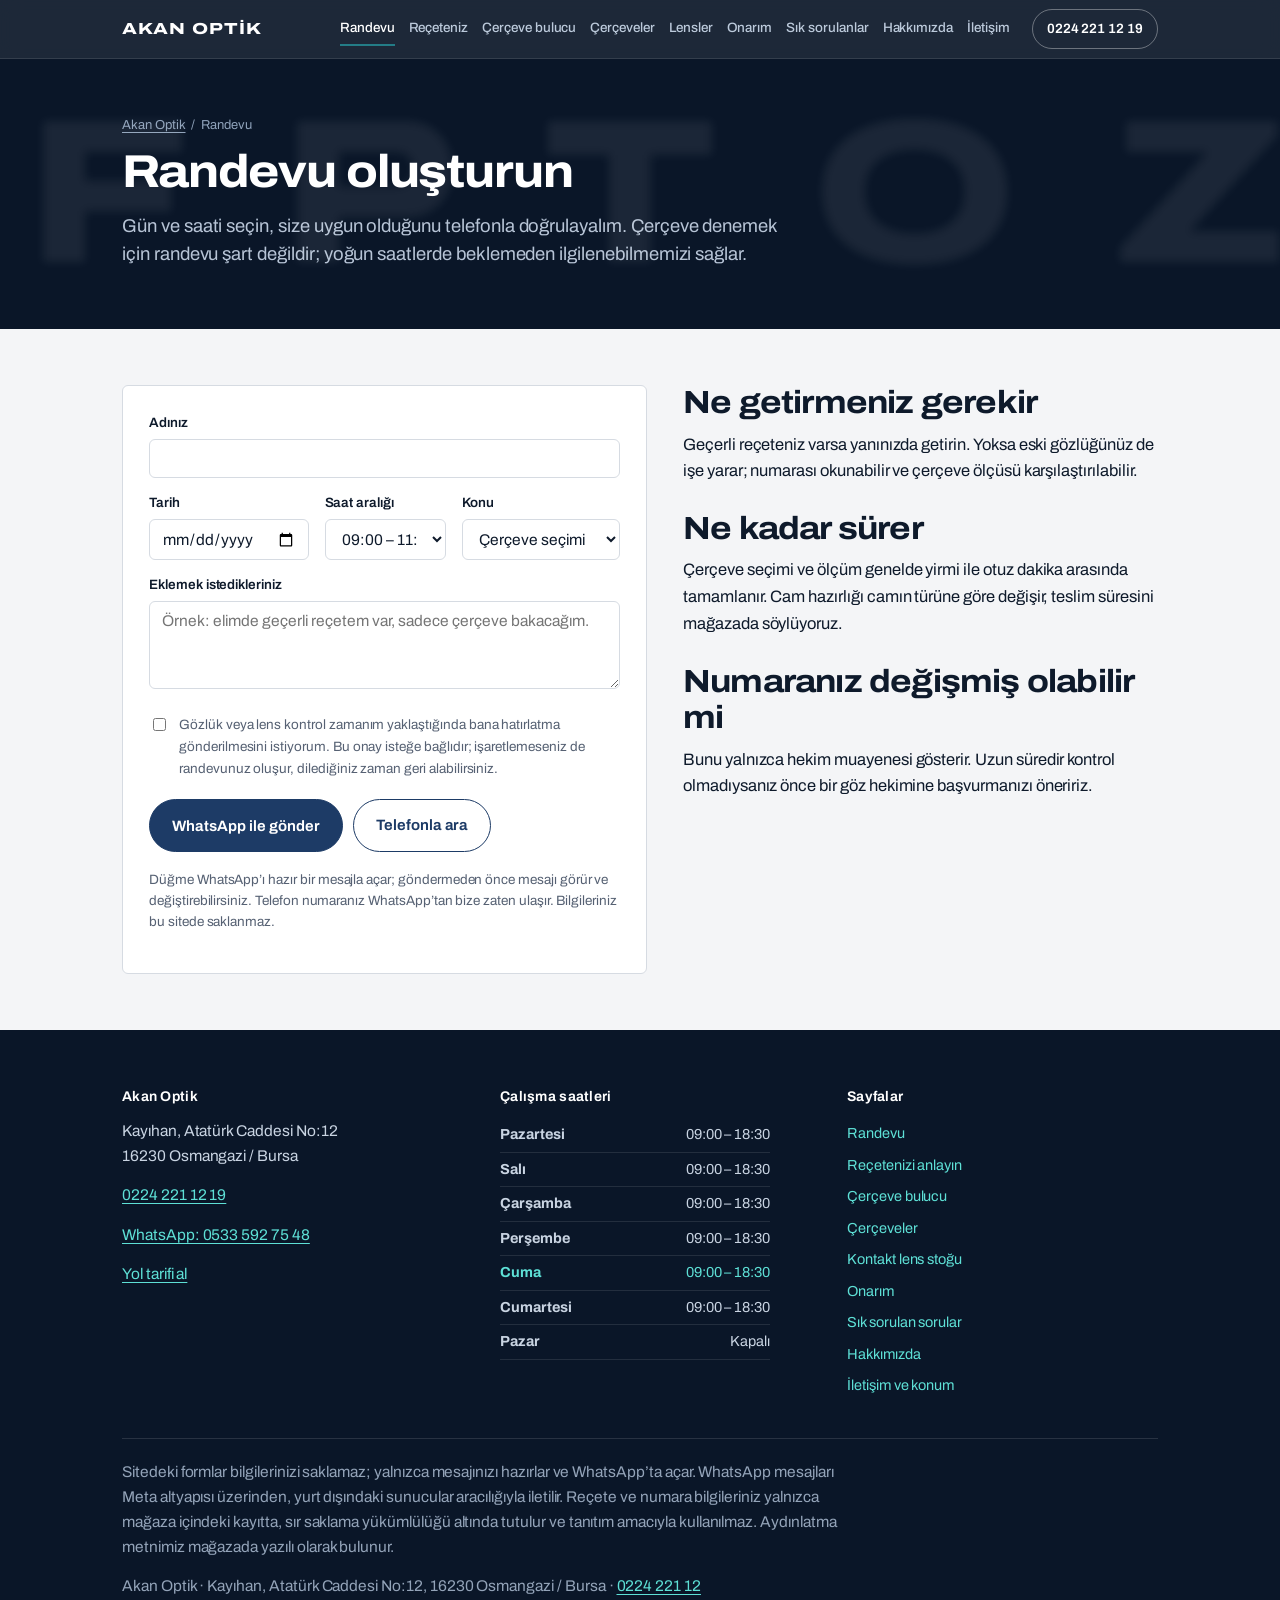
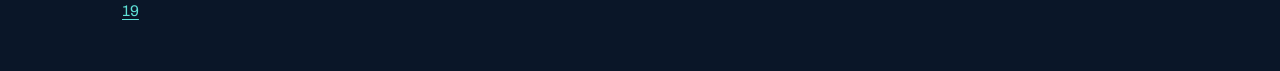
<file: randevu.html>
<!DOCTYPE html>
<html lang="tr">
<head>
<meta charset="utf-8">
<script>document.documentElement.classList.add("js-odak");setTimeout(function(){if(!window.__odak)document.documentElement.classList.remove("js-odak")},3000);</script>
<meta name="viewport" content="width=device-width, initial-scale=1">
<title>Randevu — Akan Optik, Osmangazi Bursa</title>
<meta name="description" content="Akan Optik için randevu oluşturun. Kayıhan, Atatürk Caddesi No:12, Osmangazi Bursa. 0224 221 12 19">
<link rel="canonical" href="https://akanoptik.com/randevu">
<meta property="og:title" content="Randevu — Akan Optik, Osmangazi Bursa">
<meta property="og:description" content="Akan Optik için randevu oluşturun. Kayıhan, Atatürk Caddesi No:12, Osmangazi Bursa. 0224 221 12 19">
<meta property="og:locale" content="tr_TR">
<link rel="preconnect" href="https://fonts.googleapis.com">
<link rel="preconnect" href="https://fonts.gstatic.com" crossorigin>
<link href="https://fonts.googleapis.com/css2?family=Archivo:wdth,wght@62..125,100..900&display=swap" rel="stylesheet">
<style>
/* =========================================================
   Akan Optik — ortak stil
   Renk: gece lacivertı, kağıt, bağa bakırı
   Tipografi: Archivo (başlık ve arayüz) + Source Serif 4 (metin)
   ========================================================= */

:root{
  --ink:#101A2B;
  --navy:#1B3A63;
  --navy-deep:#0C1C31;
  --paper:#ECECE6;
  --paper-2:#E2E2DA;
  --card:#FCFCFA;
  --copper:#A5652A;
  --muted:#5C6472;
  --line:#C8C8BE;
  --line-soft:#DCDCD3;
  --maxw:1080px;
  --r:3px;
}

*{box-sizing:border-box}
html{scroll-behavior:smooth}
@media (prefers-reduced-motion:reduce){html{scroll-behavior:auto} *{animation:none!important;transition:none!important}}

body{
  margin:0;background:var(--paper);color:var(--ink);
  font-family:"Source Serif 4",Georgia,serif;font-size:17px;line-height:1.62;
  -webkit-font-smoothing:antialiased;
}
h1,h2,h3,h4,.ui,button,input,select,textarea,nav,label,th,.mono{
  font-family:"Archivo",system-ui,-apple-system,"Segoe UI",sans-serif;
}
h1{font-size:clamp(30px,5vw,46px);line-height:1.08;font-weight:700;letter-spacing:-.025em;margin:0 0 14px}
h2{font-size:clamp(23px,3.4vw,32px);line-height:1.14;font-weight:700;letter-spacing:-.02em;margin:0 0 10px}
h3{font-size:18px;font-weight:600;letter-spacing:-.01em;margin:0 0 6px}
p{margin:0 0 14px;max-width:66ch}
a{color:var(--navy);text-decoration-thickness:1px;text-underline-offset:3px}
a:focus-visible,button:focus-visible,input:focus-visible,select:focus-visible,textarea:focus-visible{
  outline:2px solid var(--copper);outline-offset:3px;
}
.wrap{max-width:var(--maxw);margin:0 auto;padding:0 22px}
.lede{font-size:19px;color:var(--muted);max-width:62ch}
.note{font-size:13.5px;color:var(--muted);line-height:1.55;max-width:72ch}

/* ---------- üst çubuk ---------- */
.topbar{position:sticky;top:0;z-index:40;background:var(--navy-deep);color:#E3E9F0;border-bottom:1px solid rgba(255,255,255,.1)}
.topbar .wrap{display:flex;align-items:center;gap:18px;height:58px}
.brand{font-family:"Archivo",system-ui,-apple-system,"Segoe UI",sans-serif;font-weight:800;letter-spacing:.05em;font-size:16px;color:#fff;text-decoration:none;white-space:nowrap}
.topnav{display:flex;gap:14px;margin-left:auto;overflow-x:auto;scrollbar-width:none}
.topnav::-webkit-scrollbar{display:none}
.topnav a{font-size:13px;font-weight:500;color:#BCCADB;text-decoration:none;white-space:nowrap;padding:5px 0;border-bottom:2px solid transparent}
.topnav a:hover{color:#fff}
.topnav a[aria-current=page]{color:#fff;border-bottom-color:var(--copper)}
.callbtn{margin-left:4px;background:var(--copper);color:#fff;text-decoration:none;font-family:"Archivo",system-ui,-apple-system,"Segoe UI",sans-serif;font-weight:600;font-size:13.5px;padding:8px 14px;border-radius:var(--r);white-space:nowrap}
.menubtn{display:none}
@media(max-width:860px){
  .topbar .wrap{height:56px}
  .callbtn{display:none}
  .menubtn{display:block;margin-left:auto;background:transparent;color:#fff;border:1px solid rgba(255,255,255,.35);
    border-radius:var(--r);font-family:"Archivo",system-ui,-apple-system,"Segoe UI",sans-serif;font-size:14px;font-weight:600;padding:8px 14px;cursor:pointer}
  .menubtn[aria-expanded=true]{background:#fff;color:var(--navy-deep);border-color:#fff}
  .topnav{display:none;position:absolute;left:0;right:0;top:56px;margin:0;padding:6px 22px 16px;
    background:var(--navy-deep);border-bottom:1px solid rgba(255,255,255,.12);flex-direction:column;gap:0;overflow:visible}
  body.menuAcik .topnav{display:flex}
  .topnav a{font-size:17px;padding:13px 0;border-bottom:1px solid rgba(255,255,255,.08);color:#DCE5EF}
  .topnav a[aria-current=page]{border-bottom-color:rgba(255,255,255,.08);color:#fff;box-shadow:inset 3px 0 0 var(--copper);padding-left:12px}
}

/* ---------- sayfa başlığı ---------- */
.pagehead{padding:52px 0 34px;border-bottom:1px solid var(--line-soft)}
.crumb{font-family:"Archivo",system-ui,-apple-system,"Segoe UI",sans-serif;font-size:13px;color:var(--muted);margin-bottom:12px}
.crumb a{color:var(--muted)}

/* ---------- ana sayfa kahramanı ---------- */
.hero{padding:64px 0 0}
.wordmark{
  background:var(--card);border:1px solid var(--line);
  padding:clamp(46px,8vw,92px) 24px;text-align:center;
}
.wordmark .rule{width:52px;height:2px;background:var(--copper);margin:0 auto 30px}
.wordmark .n1,.wordmark .n2{
  font-family:"Archivo",system-ui,-apple-system,"Segoe UI",sans-serif;font-weight:800;text-transform:uppercase;color:var(--ink);
  margin:0;line-height:.95;max-width:none;
}
.n1{font-size:clamp(50px,12vw,116px);letter-spacing:.12em;text-indent:.12em}
.n2{font-size:clamp(17px,3.6vw,34px);letter-spacing:.2em;text-indent:.2em;margin-top:14px;font-weight:600;color:var(--navy)}
.wordmark .sub{
  font-family:"Source Serif 4";font-size:16px;color:var(--muted);
  margin:28px auto 0;max-width:44ch;
}

/* ---------- bilgi şeridi ---------- */
.infostrip{display:grid;grid-template-columns:repeat(3,1fr);border:1px solid var(--line);border-top:0;background:var(--card)}
@media(max-width:760px){.infostrip{grid-template-columns:1fr}}
.infostrip div{padding:20px 24px;border-right:1px solid var(--line-soft)}
.infostrip div:last-child{border-right:0}
@media(max-width:760px){.infostrip div{border-right:0;border-bottom:1px solid var(--line-soft)}.infostrip div:last-child{border-bottom:0}}
.infostrip h4{font-family:"Archivo",system-ui,-apple-system,"Segoe UI",sans-serif;font-size:12px;font-weight:600;letter-spacing:.02em;color:var(--muted);margin:0 0 6px}
.infostrip p{margin:0;font-size:15.5px;line-height:1.5}
.infostrip a{text-decoration:none}
.infostrip a:hover{text-decoration:underline}
.dot{width:7px;height:7px;border-radius:50%;background:#2F7D4F;display:inline-block;margin-right:7px;vertical-align:2px}
.dot.shut{background:#989890}

/* ---------- hizmet bağlantıları ---------- */
.cards{display:grid;grid-template-columns:repeat(3,1fr);gap:1px;background:var(--line-soft);border:1px solid var(--line)}
@media(max-width:860px){.cards{grid-template-columns:repeat(2,1fr)}}
@media(max-width:560px){.cards{grid-template-columns:1fr}}
.cards a{
  background:var(--card);padding:26px 24px 28px;text-decoration:none;color:var(--ink);display:block;
}
.cards a:hover{background:#fff}
.cards h3{margin-bottom:5px;color:var(--navy)}
.cards p{font-size:15px;color:var(--muted);margin:0;max-width:34ch}

/* ---------- düğmeler ---------- */
.btn{display:inline-block;font-family:"Archivo",system-ui,-apple-system,"Segoe UI",sans-serif;font-weight:600;font-size:15px;padding:12px 20px;
  border-radius:var(--r);border:1px solid var(--navy);background:var(--navy);color:#fff;text-decoration:none;cursor:pointer}
.btn:hover{background:var(--navy-deep);border-color:var(--navy-deep)}
.btn.ghost{background:transparent;color:var(--navy)}
.btn.ghost:hover{background:rgba(27,58,99,.07)}
.btn.copper{background:var(--copper);border-color:var(--copper)}
.btn.copper:hover{filter:brightness(.92)}
.btnrow{display:flex;flex-wrap:wrap;gap:10px;margin-top:20px}

/* ---------- bölümler, form ---------- */
.block{padding:56px 0}
.block.tight{padding:38px 0}
.panel{background:var(--card);border:1px solid var(--line);border-radius:var(--r);padding:26px}
.grid2{display:grid;grid-template-columns:1fr 1fr;gap:16px}
.grid3{display:grid;grid-template-columns:repeat(3,1fr);gap:16px}
.split{display:grid;grid-template-columns:1.05fr .95fr;gap:36px;align-items:start}
@media(max-width:820px){.grid2,.grid3,.split{grid-template-columns:1fr}}
.field{display:block;margin-bottom:14px}
.field span{display:block;font-size:13.5px;font-weight:600;margin-bottom:5px}
input[type=text],input[type=tel],input[type=date],select,textarea{
  width:100%;padding:10px 12px;font-size:15.5px;font-family:"Archivo",system-ui,-apple-system,"Segoe UI",sans-serif;
  border:1px solid var(--line);border-radius:var(--r);background:#fff;color:var(--ink);
}
textarea{min-height:88px;resize:vertical}
.consent{display:flex;gap:10px;align-items:flex-start;margin:16px 0 4px;font-size:13.5px;color:var(--muted);font-family:"Archivo",system-ui,-apple-system,"Segoe UI",sans-serif}
.consent input{margin-top:4px;flex:0 0 auto}

/* ---------- reçete ---------- */
.rxtable{width:100%;border-collapse:collapse;margin-bottom:6px}
.rxtable th{font-size:12.5px;font-weight:600;text-align:left;padding:0 6px 6px;color:var(--muted)}
.rxtable td{padding:0 6px 8px}
.rxtable td:first-child,.rxtable th:first-child{width:52px;padding-left:0;font-family:"Archivo",system-ui,-apple-system,"Segoe UI",sans-serif;font-weight:600;font-size:14px}
.out{border-left:3px solid var(--copper);padding:2px 0 2px 16px}
.out h4{font-family:"Archivo",system-ui,-apple-system,"Segoe UI",sans-serif;font-size:15px;margin:0 0 4px;font-weight:600}
.out p{margin:0 0 12px;font-size:15.5px}
.out .empty{color:var(--muted)}
.gloss{border-top:1px solid var(--line-soft);margin-top:28px;padding-top:22px}
.gloss dl{margin:0;display:grid;grid-template-columns:104px 1fr;gap:8px 18px;font-size:15px}
.gloss dt{font-family:"Archivo",system-ui,-apple-system,"Segoe UI",sans-serif;font-weight:600;font-size:14px}
.gloss dd{margin:0;color:var(--muted)}
@media(max-width:600px){.gloss dl{grid-template-columns:1fr;gap:2px}.gloss dd{margin-bottom:10px}}

/* ---------- bulucu ---------- */
.qcard{background:var(--card);border:1px solid var(--line);padding:28px}
.qstep{font-family:"Archivo",system-ui,-apple-system,"Segoe UI",sans-serif;font-size:13px;color:var(--muted);margin-bottom:8px}
.opts{display:grid;grid-template-columns:repeat(2,1fr);gap:10px;margin-top:18px}
@media(max-width:620px){.opts{grid-template-columns:1fr}}
.opt{text-align:left;background:var(--paper);border:1px solid var(--line);border-radius:var(--r);
  padding:13px 15px;cursor:pointer;font-size:15px;font-weight:500;color:var(--ink)}
.opt:hover{border-color:var(--navy);background:#fff}
.opt small{display:block;font-weight:400;color:var(--muted);font-size:13px;margin-top:2px}
.qbar{height:3px;background:var(--paper-2);margin-top:22px}
.qbar i{display:block;height:3px;background:var(--copper);width:0;transition:width .25s ease}

/* ---------- çerçeveler ---------- */
.filters{display:flex;flex-wrap:wrap;gap:8px;margin-bottom:22px}
.chip{font-family:"Archivo",system-ui,-apple-system,"Segoe UI",sans-serif;font-size:13.5px;font-weight:500;padding:7px 14px;border:1px solid var(--line);
  background:var(--card);border-radius:999px;cursor:pointer;color:var(--ink)}
.chip[aria-pressed=true]{background:var(--navy);border-color:var(--navy);color:#fff}
.frames{display:grid;grid-template-columns:repeat(4,1fr);gap:16px}
@media(max-width:900px){.frames{grid-template-columns:repeat(2,1fr)}}
@media(max-width:460px){.frames{grid-template-columns:1fr}}
.frame{background:var(--card);border:1px solid var(--line);padding:16px;display:flex;flex-direction:column}
.frame svg{width:100%;height:60px;display:block;margin:4px 0 12px}
.frame .code{font-family:"Archivo",system-ui,-apple-system,"Segoe UI",sans-serif;font-weight:700;font-size:15px}
.frame .meta{font-size:13.5px;color:var(--muted);margin:2px 0 12px;line-height:1.45}
.frame button{margin-top:auto}
.stock{font-family:"Archivo",system-ui,-apple-system,"Segoe UI",sans-serif;font-size:12px;font-weight:600;color:var(--navy);margin-bottom:10px}
.stock.no{color:var(--muted)}

/* ---------- onarım ---------- */
.jobs{list-style:none;padding:0;margin:0;border-top:1px solid var(--line-soft)}
.jobs li{display:flex;justify-content:space-between;gap:18px;align-items:baseline;padding:12px 0;border-bottom:1px solid var(--line-soft)}
.jobs b{font-family:"Archivo",system-ui,-apple-system,"Segoe UI",sans-serif;font-weight:600;font-size:15.5px}
.jobs span{font-family:"Archivo",system-ui,-apple-system,"Segoe UI",sans-serif;font-size:13px;color:var(--muted);white-space:nowrap}

/* ---------- alt bilgi ---------- */
.foot{background:var(--navy-deep);color:#C9D4E2;padding:56px 0 34px;margin-top:56px}
.foot h3{color:#fff;font-size:14px;letter-spacing:.02em;margin-bottom:10px}
.foot a{color:#E4CBAE}
.foot p{font-size:15.5px}
.footgrid{display:grid;grid-template-columns:1.1fr 1fr 1fr;gap:36px}
@media(max-width:820px){.footgrid{grid-template-columns:1fr;gap:28px}}
.hours{list-style:none;padding:0;margin:0;font-family:"Archivo",system-ui,-apple-system,"Segoe UI",sans-serif;font-size:14.5px}
.hours li{display:flex;justify-content:space-between;padding:5px 0;border-bottom:1px solid rgba(255,255,255,.1);max-width:270px}
.hours li.today b{color:#fff}
.footnav{list-style:none;padding:0;margin:0;font-family:"Archivo",system-ui,-apple-system,"Segoe UI",sans-serif;font-size:14.5px}
.footnav li{padding:4px 0}
.footnav a{color:#C9D4E2;text-decoration:none}
.footnav a:hover{text-decoration:underline;color:#fff}
.legal{border-top:1px solid rgba(255,255,255,.12);margin-top:36px;padding-top:20px;font-size:13px;color:#93A3B8}
.legal a{color:#BCCADB}
.map{width:100%;aspect-ratio:16/10;border:1px solid var(--line)}

.toast{position:fixed;left:50%;bottom:24px;transform:translateX(-50%);background:var(--ink);color:#fff;
  font-family:"Archivo",system-ui,-apple-system,"Segoe UI",sans-serif;font-size:14px;padding:11px 18px;border-radius:var(--r);z-index:60;opacity:0;pointer-events:none;transition:opacity .2s}
.toast.on{opacity:1}

/* ---------- stok tablosu (lensler) ---------- */
.stoktab{width:100%;border-collapse:collapse;background:var(--card);border:1px solid var(--line)}
.stoktab th{font-family:"Archivo",system-ui,-apple-system,"Segoe UI",sans-serif;font-size:12.5px;font-weight:600;color:var(--muted);
  text-align:left;padding:12px 14px;border-bottom:1px solid var(--line)}
.stoktab td{padding:13px 14px;border-bottom:1px solid var(--line-soft);font-size:15px;vertical-align:middle}
.stoktab tr:last-child td{border-bottom:0}
.stoktab td b{font-family:"Archivo",system-ui,-apple-system,"Segoe UI",sans-serif;font-weight:600;font-size:15px}
.stoktab td small{display:block;color:var(--muted);font-size:13px;margin-top:2px}
.stoktab td.ok{font-family:"Archivo",system-ui,-apple-system,"Segoe UI",sans-serif;font-size:13.5px;font-weight:600;color:var(--navy)}
.stoktab td.no{font-family:"Archivo",system-ui,-apple-system,"Segoe UI",sans-serif;font-size:13.5px;font-weight:600;color:var(--muted)}
.btn.small{padding:7px 14px;font-size:13.5px}
@media(max-width:760px){
  .stoktab thead{display:none}
  .stoktab tr{display:block;border-bottom:1px solid var(--line);padding:12px 0}
  .stoktab td{display:flex;justify-content:space-between;gap:14px;border:0;padding:4px 14px}
  .stoktab td:before{content:attr(data-l);font-family:"Archivo",system-ui,-apple-system,"Segoe UI",sans-serif;font-size:13px;color:var(--muted)}
}
.frame img{width:100%;height:120px;object-fit:contain;display:block;margin:2px 0 12px;background:#fff}


/* ---------- mağazada listesi ---------- */
.magaza{list-style:none;padding:0;margin:0}
.magaza li{position:relative;padding:11px 0 11px 26px;border-bottom:1px solid var(--line-soft);font-size:16.5px}
.magaza li:last-child{border-bottom:0}
.magaza li:before{content:"";position:absolute;left:0;top:20px;width:13px;height:1.5px;background:var(--copper)}

/* ---------- lacivert şerit ---------- */
.band{background:var(--navy-deep);color:#D3DEEA;padding:48px 0;border-top:0}
.band h2{color:#fff}
.band p{color:#BCCADB}
.band .btn{background:var(--copper);border-color:var(--copper)}
.band .btn.ghost{background:transparent;color:#E4CBAE;border-color:#40567A}

/* ---------- reçete görseli ---------- */
.rxvis{background:var(--card);border:1px solid var(--line);padding:22px 18px}
.rxvis svg{width:100%;height:auto;display:block}
.rxkey{list-style:none;padding:0;margin:22px 0 0;display:grid;gap:14px}
.rxkey li{display:grid;grid-template-columns:30px 1fr;gap:13px;align-items:start}
.rxkey .no{width:26px;height:26px;border-radius:50%;background:var(--navy);color:#fff;
  font-family:"Archivo",system-ui,-apple-system,"Segoe UI",sans-serif;font-size:13.5px;font-weight:700;display:flex;align-items:center;justify-content:center;margin-top:2px}
.rxkey b{font-family:"Archivo",system-ui,-apple-system,"Segoe UI",sans-serif;font-size:15.5px;font-weight:600;display:block;margin-bottom:2px}
.rxkey p{margin:0;font-size:16px}

/* ---------- sık sorulanlar ---------- */
.sss{border-top:1px solid var(--line)}
.sss details{border-bottom:1px solid var(--line-soft)}
.sss summary{font-family:"Archivo",system-ui,-apple-system,"Segoe UI",sans-serif;font-size:17px;font-weight:600;padding:17px 34px 17px 0;
  cursor:pointer;list-style:none;position:relative}
.sss summary::-webkit-details-marker{display:none}
.sss summary:after{content:"+";position:absolute;right:6px;top:15px;font-size:21px;font-weight:400;color:var(--copper)}
.sss details[open] summary:after{content:"\2212"}
.sss details[open] summary{color:var(--navy)}
.sss .cevap{padding:0 40px 20px 0}
.sss .cevap p{margin:0 0 10px}
.sss .cevap p:last-child{margin:0}
.sssgrup{margin-bottom:38px}
.sssgrup h2{margin-bottom:6px}

/* ---------- göz görseli ve bulanıklık benzetimi ---------- */
.gorselIki{display:grid;grid-template-columns:1fr 1fr;gap:18px;margin-top:22px}
@media(max-width:820px){.gorselIki{grid-template-columns:1fr}}
.gkutu{background:var(--card);border:1px solid var(--line);padding:18px}
.gkutu h3{margin-bottom:4px}
.gkutu .alt{font-size:13.5px;color:var(--muted);margin:0 0 14px}
.gkutu svg{width:100%;height:auto;display:block}
.simDis{overflow:hidden;background:#DCE4EC;border:1px solid var(--line-soft)}
.simOrta{will-change:filter}
.gozSecim{display:flex;gap:8px;margin-bottom:14px}
.gozSecim button{font-family:"Archivo",system-ui,-apple-system,"Segoe UI",sans-serif;font-size:13.5px;font-weight:600;padding:7px 15px;
  border:1px solid var(--line);background:var(--card);border-radius:999px;cursor:pointer;color:var(--ink)}
.gozSecim button[aria-pressed=true]{background:var(--navy);border-color:var(--navy);color:#fff}
.odakEtiket{font-family:"Archivo",system-ui,-apple-system,"Segoe UI",sans-serif;font-size:12.5px;font-weight:600}

/* ---------- gelişmiş bulucu sonucu ---------- */
.sonucUst{background:var(--navy-deep);color:#D6E2EA;padding:20px;margin-top:22px}
.sonucUst h3{color:#fff;font-size:19px;margin:0 0 4px}
.sonucUst p{color:#BCCADB;margin:0;font-size:15px}
.puanlar{display:grid;grid-template-columns:repeat(3,1fr);gap:14px;margin-top:16px}
@media(max-width:700px){.puanlar{grid-template-columns:1fr}}
.puan{background:var(--card);border:1px solid var(--line);padding:16px}
.puan .sira{font-family:"Archivo",system-ui,-apple-system,"Segoe UI",sans-serif;font-size:11.5px;font-weight:700;letter-spacing:.08em;color:var(--copper);margin-bottom:6px}
.puan svg{width:100%;height:56px;margin:2px 0 10px}
.puan b{font-family:"Archivo",system-ui,-apple-system,"Segoe UI",sans-serif;font-size:16px;display:block;margin-bottom:4px}
.puan p{font-size:14.5px;color:var(--muted);margin:0}
.cubuk{height:4px;background:var(--paper-2);margin-top:10px}
.cubuk i{display:block;height:4px;background:var(--navy)}
.oneriler{border-top:1px solid var(--line-soft);margin-top:24px;padding-top:20px}
.oneriler dl{display:grid;grid-template-columns:130px 1fr;gap:10px 18px;margin:0;font-size:15.5px}
.oneriler dt{font-family:"Archivo",system-ui,-apple-system,"Segoe UI",sans-serif;font-weight:600;font-size:14px;color:var(--muted)}
.oneriler dd{margin:0}
@media(max-width:600px){.oneriler dl{grid-template-columns:1fr;gap:2px}.oneriler dd{margin-bottom:12px}}

/* ---------- kısa sözlük kartı ---------- */
.kisaliste{margin:0;display:grid;grid-template-columns:64px 1fr;gap:12px 18px;font-size:16px}
.kisaliste dt{font-family:"Archivo",system-ui,-apple-system,"Segoe UI",sans-serif;font-weight:700;font-size:14px;color:var(--navy);
  border-right:1px solid var(--line-soft);padding-right:14px}
.kisaliste dd{margin:0;color:var(--muted)}

/* ---------- markalar ---------- */
.markalar{padding-top:8px}
.markagrid{display:grid;grid-template-columns:1.6fr 1fr 1fr;gap:1px;background:var(--line-soft);border:1px solid var(--line)}
@media(max-width:700px){.markagrid{grid-template-columns:1fr}}
.markagrid div{background:var(--card);padding:16px 20px}
.markagrid h4{font-family:"Archivo",system-ui,-apple-system,"Segoe UI",sans-serif;font-size:12px;font-weight:600;color:var(--muted);margin:0 0 4px;letter-spacing:.02em}
.markagrid p{font-family:"Archivo",system-ui,-apple-system,"Segoe UI",sans-serif;font-size:15.5px;font-weight:600;margin:0;color:var(--ink);max-width:none}

/* ---------- lens sayfası filtreleri ---------- */
.lensAra{display:flex;flex-wrap:wrap;gap:14px;align-items:flex-end;margin-bottom:18px}
.lensAra .field{margin:0;max-width:220px}
.lensAra .filters{margin:0}
.stoktab td.aralik b{font-family:"Archivo",system-ui,-apple-system,"Segoe UI",sans-serif;font-weight:600;font-size:14.5px;display:block}
.stoktab td.aralik small{display:block;color:var(--muted);font-size:12px;margin-top:2px;line-height:1.4}


/* ---------- ana sayfa: yıl satırı ---------- */
.wordmark .yil{font-family:"Archivo",system-ui,-apple-system,"Segoe UI",sans-serif;font-size:15px;font-weight:600;color:var(--copper);
  margin:22px auto 0;letter-spacing:.01em;max-width:none}
.wordmark .yil + .sub{margin-top:10px}

/* ---------- stok boşken ---------- */
.bosstok{background:var(--card);border:1px solid var(--line);padding:26px;max-width:640px}
.bosstok h3{margin-bottom:6px}
.bosstok p{color:var(--muted);margin-bottom:4px}

/* ---------- mobil hızlı iletişim çubuğu ---------- */
.eylem{display:none}
@media(max-width:860px){
  .eylem{display:grid;grid-template-columns:1fr 1.2fr 1fr;position:fixed;left:0;right:0;bottom:0;z-index:50;
    background:#fff;border-top:1px solid var(--line);box-shadow:0 -2px 10px rgba(12,28,49,.08);
    padding:8px 10px calc(8px + env(safe-area-inset-bottom));gap:8px}
  .eylem a{display:flex;align-items:center;justify-content:center;min-height:46px;border-radius:var(--r);
    font-family:"Archivo",system-ui,-apple-system,"Segoe UI",sans-serif;font-weight:700;font-size:15px;text-decoration:none;color:var(--navy);border:1px solid var(--line)}
  .eylem a.wa{background:var(--navy);color:#fff;border-color:var(--navy)}
  body{padding-bottom:72px}
}

/* ---------- mobilde daha sıkı düzen ---------- */
@media(max-width:600px){
  body{font-size:16.5px}
  .hero{padding:22px 0 0}
  .wordmark{padding:34px 18px 30px}
  .wordmark .rule{margin-bottom:20px}
  .wordmark .sub{font-size:15.5px;margin-top:8px}
  .pagehead{padding:28px 0 22px}
  .lede{font-size:17px}
  .block{padding:38px 0}
  .block.tight{padding:26px 0}
  .band{padding:36px 0}
  .btnrow .btn{flex:1 1 auto;text-align:center}
  .foot{margin-top:24px}
}

.stoktab .urun small{display:block}
@media(max-width:760px){.stoktab .urun{text-align:right}}

/* =====================================================================
   TASARIM 2 — "Netleşme"
   Her şey odağa gelir: yazılar bulanıktan netleşir, mercek göz tablosunu
   keskinleştirir. Hareket dili yalnızca odak; kayma/zıplama yok.
   Tek aile: Archivo (genişlik ekseni 62–125, ağırlık 100–900).
   ===================================================================== */
:root{
  --ink:#0E1A2B;
  --navy:#1D3B66;
  --navy-deep:#0A1628;
  --night:#0A1628;
  --paper:#F4F5F7;
  --paper-2:#E9ECF0;
  --card:#FFFFFF;
  --copper:#237C86;          /* eski bakır yerine: koyu kaplama turkuazı */
  --muted:#566173;
  --line:#D6DBE2;
  --line-soft:#E5E8EC;
  --coat-a:#5EE0D6;          /* antirefle kaplama yansıması: yalnızca koyu zeminde */
  --coat-b:#A393FF;
  --r:6px;
}
body{font-family:"Archivo",system-ui,-apple-system,"Segoe UI",sans-serif;font-size:16.5px;line-height:1.62;
  font-stretch:100%;letter-spacing:-.003em}
h1,h2{font-stretch:112%;letter-spacing:-.025em}
h1{font-weight:750}
h2{font-weight:720}
h3{font-weight:650}
.lede{font-size:18.5px;line-height:1.55}
.btn{border-radius:999px;padding:13px 22px;font-weight:650;transition:background .2s,border-color .2s,color .2s}
.btn.small{padding:7px 15px}
.panel,.qcard,.frame,.bosstok,.stoktab,.markagrid,.gkutu,.rxvis,.infostrip{border-radius:var(--r)}
.stoktab,.markagrid,.infostrip{overflow:hidden}
.topbar{background:rgba(10,22,40,.92);backdrop-filter:saturate(1.2) blur(10px);-webkit-backdrop-filter:saturate(1.2) blur(10px)}
.brand{font-stretch:125%;font-weight:800;letter-spacing:.06em}
.callbtn{border-radius:999px;background:transparent;border:1px solid rgba(255,255,255,.35)}
.callbtn:hover{background:#fff;color:var(--night)}
@media(min-width:861px){.topnav a{font-size:13.5px}}

/* ---------- iç sayfa başlığı: koyu şerit, arkada bulanık tablo harfleri ---------- */
.pagehead{background:var(--night);color:#fff;border-bottom:0;position:relative;overflow:hidden;padding:56px 0 46px}
.pagehead h1{color:#fff;position:relative}
.pagehead .lede{color:#B7C4D6;position:relative}
.pagehead .crumb,.pagehead .crumb a{color:#8FA2BA;position:relative}
.pagehead::after{content:"E F P T O Z";position:absolute;right:-2%;top:50%;transform:translateY(-50%);
  font-stretch:125%;font-weight:800;font-size:clamp(90px,16vw,210px);letter-spacing:.08em;white-space:nowrap;
  color:rgba(255,255,255,.07);filter:blur(5px);pointer-events:none}
.pagehead .btnrow .btn{background:#fff;color:var(--night);border-color:#fff}
.pagehead .btnrow .btn.ghost{background:transparent;color:#fff;border-color:rgba(255,255,255,.4)}
@media(max-width:600px){.pagehead{padding:32px 0 28px}}

/* ---------- açık düğmeler (koyu zemin) ---------- */
.btn.acik{background:#fff;color:var(--night);border-color:#fff}
.btn.acik:hover{background:#DDF7F4;border-color:#DDF7F4}
.btn.cizgi{background:transparent;color:#fff;border-color:rgba(255,255,255,.38)}
.btn.cizgi:hover{border-color:#fff;background:rgba(255,255,255,.06)}

/* ============================ SAHNE (ana sayfa) ============================ */
.sahne{position:relative;background:var(--night);color:#fff;overflow:hidden;padding:84px 0 0;isolation:isolate}
.sahne-ic{position:relative;z-index:3;max-width:var(--maxw)}
.tablo{position:absolute;inset:0;z-index:1;--lx:70%;--ly:45%;--lr:120px}
.tablo-kat{position:absolute;top:0;bottom:0;right:0;width:58%;display:flex;flex-direction:column;
  justify-content:center;align-items:center;gap:.28em;font-stretch:125%;font-weight:700;line-height:1;
  user-select:none;padding:40px 0}
.tablo-kat span{display:block;letter-spacing:.3em;text-indent:.3em;white-space:nowrap}
.tablo-kat .s1{font-size:150px}.tablo-kat .s2{font-size:96px}.tablo-kat .s3{font-size:66px}
.tablo-kat .s4{font-size:46px}.tablo-kat .s5{font-size:34px}.tablo-kat .s6{font-size:25px}.tablo-kat .s7{font-size:19px}
.tablo-bulanik{color:rgba(255,255,255,.13);filter:blur(7px)}
.tablo-net{color:rgba(255,255,255,.62);
  clip-path:circle(var(--lr) at var(--lx) var(--ly));
  transform:scale(1.16);transform-origin:var(--lx) var(--ly)}
.mercek{position:absolute;left:var(--mx,70%);top:var(--my,45%);width:calc(var(--lr) * 2.32);height:calc(var(--lr) * 2.32);
  transform:translate(-50%,-50%);border-radius:50%;pointer-events:none;
  box-shadow:inset 0 0 0 2px rgba(255,255,255,.55),inset 0 0 38px rgba(94,224,214,.18),0 18px 60px rgba(0,0,0,.35)}
.mercek::before{content:"";position:absolute;inset:-5px;border-radius:50%;padding:5px;
  background:conic-gradient(from 210deg,var(--coat-a),var(--coat-b),rgba(255,255,255,.15) 40%,var(--coat-a) 70%,var(--coat-b));
  -webkit-mask:linear-gradient(#000 0 0) content-box,linear-gradient(#000 0 0);-webkit-mask-composite:xor;mask-composite:exclude;opacity:.85}
.mercek::after{content:"";position:absolute;left:18%;top:14%;width:34%;height:18%;border-radius:50%;
  background:radial-gradient(closest-side,rgba(255,255,255,.28),transparent);transform:rotate(-28deg)}
.sahne::after{content:"";position:absolute;inset:0;z-index:2;pointer-events:none;
  background:linear-gradient(90deg,rgba(10,22,40,.96) 0%,rgba(10,22,40,.75) 38%,rgba(10,22,40,0) 62%)}

.sahne .yil{font-stretch:112%;font-weight:600;font-size:15px;color:var(--coat-a);margin:0 0 18px;letter-spacing:.01em}
.marka{margin:0;line-height:.86;font-stretch:125%;font-weight:820;letter-spacing:.015em;color:#fff}
.marka span{display:block}
.marka span:first-child{font-size:clamp(76px,13vw,168px)}
.marka span:last-child{font-size:clamp(30px,5.1vw,64px);letter-spacing:.34em;color:#C9D6E6;margin-top:.22em;font-weight:620}
.sahne-alt{font-size:19px;line-height:1.55;color:#C3CFDE;max-width:40ch;margin:28px 0 0}
.sahne .btnrow{margin-top:30px}
.sahne .infostrip{position:relative;z-index:3;margin-top:64px;border:1px solid rgba(255,255,255,.12);
  background:rgba(255,255,255,.04);backdrop-filter:blur(6px);-webkit-backdrop-filter:blur(6px);border-radius:var(--r) var(--r) 0 0;border-bottom:0}
.sahne .infostrip div{border-right-color:rgba(255,255,255,.1)}
.sahne .infostrip h4{color:#8FA2BA}
.sahne .infostrip p,.sahne .infostrip a{color:#fff}
.sahne .infostrip a:hover{color:var(--coat-a)}
@media(max-width:760px){.sahne .infostrip div{border-bottom-color:rgba(255,255,255,.1)}}

/* açılışta netleşme */
@keyframes netles{from{filter:blur(18px);opacity:0;letter-spacing:.14em}to{filter:blur(0);opacity:1}}
@keyframes netles2{from{filter:blur(10px);opacity:0}to{filter:blur(0);opacity:1}}
.js-odak .marka span:first-child{animation:netles 1.25s cubic-bezier(.2,.7,.2,1) both}
.js-odak .marka span:last-child{animation:netles 1.25s .12s cubic-bezier(.2,.7,.2,1) both}
.js-odak .sahne .yil,.js-odak .sahne-alt,.js-odak .sahne .btnrow,.js-odak .sahne .infostrip{animation:netles2 .9s cubic-bezier(.2,.7,.2,1) both}
.js-odak .sahne .yil{animation-delay:.35s}.js-odak .sahne-alt{animation-delay:.55s}
.js-odak .sahne .btnrow{animation-delay:.7s}.js-odak .sahne .infostrip{animation-delay:.85s}
.js-odak .tablo{animation:netles2 1.6s .2s ease both}

@media(max-width:860px){
  .sahne{padding-top:48px}
  .tablo-kat{width:100%;opacity:.8}
  .tablo-kat .s1{font-size:108px}.tablo-kat .s2{font-size:70px}.tablo-kat .s3{font-size:48px}
  .tablo-kat .s4{font-size:34px}.tablo-kat .s5{font-size:25px}.tablo-kat .s6{font-size:19px}.tablo-kat .s7{font-size:15px}
  .tablo{--lr:78px}
  .sahne::after{background:linear-gradient(180deg,rgba(10,22,40,.55) 0%,rgba(10,22,40,.88) 55%,rgba(10,22,40,.97) 100%)}
  .sahne-alt{font-size:17px}
  .sahne .infostrip{margin-top:40px}
}

/* ============================ kaydırınca odaklanma ============================ */
.js-odak [data-odak]{filter:blur(9px);opacity:.2;transition:filter 1s cubic-bezier(.2,.7,.2,1),opacity 1s cubic-bezier(.2,.7,.2,1)}
.js-odak [data-odak].net{filter:blur(0);opacity:1}
@media (prefers-reduced-motion:reduce){
  .js-odak [data-odak]{filter:none;opacity:1}
  .js-odak .marka span,.js-odak .sahne *,.js-odak .tablo{animation:none!important}
}

/* ============================ hizmet ikonları ============================ */
.bolum-bas{display:flex;flex-wrap:wrap;align-items:flex-end;justify-content:space-between;gap:10px 40px;margin-bottom:30px}
.bolum-bas h2{margin:0}
.bolum-bas p{margin:0;color:var(--muted);max-width:46ch}
.ikonlar{list-style:none;margin:0;padding:0;display:grid;grid-template-columns:repeat(4,1fr);
  border-top:1px solid var(--line);border-left:1px solid var(--line)}
.ikonlar li{padding:26px 22px 28px;border-right:1px solid var(--line);border-bottom:1px solid var(--line);background:var(--card);
  transition:background .25s}
.ikonlar li:hover{background:#F7FBFB}
.ikonlar svg{width:40px;height:40px;color:var(--navy);display:block;margin-bottom:16px}
.ikonlar li:hover svg{color:var(--copper)}
.ikonlar b{display:block;font-size:16.5px;font-weight:680;margin-bottom:4px;font-stretch:108%}
.ikonlar span{display:block;font-size:14.5px;color:var(--muted);line-height:1.5}
@media(max-width:900px){.ikonlar{grid-template-columns:repeat(2,1fr)}}
@media(max-width:420px){.ikonlar li{padding:20px 16px}.ikonlar b{font-size:15.5px}}

/* ============================ marka şeridi ============================ */
.kayan{background:var(--card);border-top:1px solid var(--line);border-bottom:1px solid var(--line);overflow:hidden;padding:26px 0}
.kayan-ic{display:flex;width:max-content;animation:kay 38s linear infinite}
.kayan:hover .kayan-ic{animation-play-state:paused}
.kayan-grup{display:flex;align-items:center;gap:44px;padding-right:44px}
.kayan-grup span{font-stretch:125%;font-weight:700;font-size:clamp(22px,3vw,34px);color:#243752;white-space:nowrap;letter-spacing:.01em}
.kayan-grup i{width:10px;height:10px;border-radius:50%;border:2px solid var(--copper);flex:0 0 auto}
@keyframes kay{to{transform:translateX(-50%)}}
@media (prefers-reduced-motion:reduce){.kayan-ic{animation:none;flex-wrap:wrap;width:auto}.kayan-grup+.kayan-grup{display:none}}

/* ============================ çerçeve biçimleri ============================ */
.bicimler{display:grid;grid-template-columns:repeat(4,1fr);gap:12px}
.bicimler a{display:block;text-decoration:none;color:var(--ink);background:var(--card);border:1px solid var(--line);
  border-radius:var(--r);padding:16px 10px 12px;text-align:center;transition:border-color .2s,transform .25s}
.bicimler a:hover{border-color:var(--navy);transform:translateY(-2px)}
.bicimler svg{width:100%;height:54px;display:block}
.bicimler svg *{fill:none;stroke:var(--ink);stroke-width:3;stroke-linecap:round;stroke-linejoin:round;
  stroke-dasharray:1;stroke-dashoffset:0}
.js-odak .bicimler svg *{stroke-dashoffset:1;transition:stroke-dashoffset 1.3s cubic-bezier(.4,.1,.2,1)}
.js-odak .bicimler.net svg *{stroke-dashoffset:0}
.bicimler a:nth-child(2) svg *{transition-delay:.1s}.bicimler a:nth-child(3) svg *{transition-delay:.2s}
.bicimler a:nth-child(4) svg *{transition-delay:.3s}.bicimler a:nth-child(5) svg *{transition-delay:.4s}
.bicimler a:nth-child(6) svg *{transition-delay:.5s}.bicimler a:nth-child(7) svg *{transition-delay:.6s}
.bicimler a:nth-child(8) svg *{transition-delay:.7s}
.bicimler small{display:block;font-size:13px;font-weight:600;margin-top:6px;color:var(--muted)}
.bicimler a:hover small{color:var(--navy)}
@media(max-width:560px){.bicimler{grid-template-columns:repeat(2,1fr)}}
@media (prefers-reduced-motion:reduce){.js-odak .bicimler svg *{stroke-dashoffset:0;transition:none}}

/* ============================ numara sürgüsü ============================ */
.gorus{background:var(--night);color:#fff;border-radius:var(--r);padding:26px 24px 22px;position:relative;overflow:hidden}
.gorus-tablo{display:flex;flex-direction:column;align-items:center;gap:.3em;font-stretch:125%;font-weight:700;line-height:1;
  padding:22px 0 26px;transition:filter .15s linear;will-change:filter}
.gorus-tablo span{display:block;letter-spacing:.28em;text-indent:.28em}
.gorus-tablo .g1{font-size:74px}.gorus-tablo .g2{font-size:46px}.gorus-tablo .g3{font-size:30px}
.gorus-tablo .g4{font-size:21px}.gorus-tablo .g5{font-size:15px}
.gorus label{display:flex;justify-content:space-between;align-items:baseline;font-size:14px;color:#B7C4D6;margin-bottom:6px}
.gorus label b{font-size:22px;color:#fff;font-stretch:112%;font-variant-numeric:tabular-nums}
.gorus input[type=range]{width:100%;accent-color:var(--coat-a);height:28px}
.gorus .aciklama{font-size:14.5px;color:#C3CFDE;margin:10px 0 0;min-height:44px}
.gorus .not{font-size:12.5px;color:#8FA2BA;margin:10px 0 0}

/* ============================ insanlar ============================ */
.insanlar{display:grid;grid-template-columns:1.1fr .9fr;gap:40px;align-items:center}
.kisiler{display:grid;grid-template-columns:1fr 1fr;gap:14px}
.kisi{background:var(--card);border:1px solid var(--line);border-radius:var(--r);padding:22px 20px}
.kisi .bas{width:52px;height:52px;border-radius:50%;background:var(--night);color:#fff;display:flex;align-items:center;
  justify-content:center;font-stretch:125%;font-weight:800;font-size:17px;letter-spacing:.04em;margin-bottom:14px;
  box-shadow:0 0 0 3px var(--card),0 0 0 5px var(--copper)}
.kisi b{display:block;font-size:16.5px;font-weight:680}
.kisi span{display:block;font-size:14px;color:var(--muted)}
.otuz{font-stretch:125%;font-weight:820;font-size:clamp(64px,9vw,112px);line-height:.9;color:var(--night);letter-spacing:-.01em;margin:0 0 10px}
.otuz small{display:block;font-size:.26em;font-weight:620;letter-spacing:.01em;color:var(--copper);margin-top:12px;font-stretch:112%}
@media(max-width:820px){.insanlar{grid-template-columns:1fr;gap:26px}}
@media(max-width:420px){.kisiler{grid-template-columns:1fr}}

.ipuclari{display:grid;grid-template-columns:repeat(3,1fr);gap:0;border-top:1px solid var(--line);margin-top:10px}
.ipuclari div{padding:22px 24px 6px 0}
.ipuclari div+div{padding-left:24px;border-left:1px solid var(--line)}
.ipuclari h3{font-size:16.5px;margin-bottom:6px}
.ipuclari p{font-size:15px;color:var(--muted)}
@media(max-width:760px){.ipuclari{grid-template-columns:1fr}.ipuclari div+div{padding-left:0;border-left:0;border-top:1px solid var(--line)}}

/* koyu bant yeni renklere */
.band{background:var(--night)}
.band .btn.ghost{border-color:rgba(255,255,255,.38);color:#fff}
.foot{background:var(--night);margin-top:0}
.foot a{color:var(--coat-a)}
.hours li.today b,.hours li.today span{color:var(--coat-a)}
.eylem a.wa{background:var(--night);border-color:var(--night)}
.js-odak .pagehead h1{animation:netles2 1s .05s cubic-bezier(.2,.7,.2,1) both}
.js-odak .pagehead .lede,.js-odak .pagehead .crumb,.js-odak .pagehead .btnrow{animation:netles2 1s .25s cubic-bezier(.2,.7,.2,1) both}
@media (prefers-reduced-motion:reduce){.js-odak .pagehead *{animation:none!important}}

/* ---------- düzeltmeler: telefonda tablo görünür bir şerit, kişi kartları yatay ---------- */
.otuz small{font-size:.2em;font-weight:600}
.kisi{display:grid;grid-template-columns:auto 1fr;column-gap:14px;align-items:center}
.kisi .bas{grid-row:span 2;margin:0}
.kisi b{align-self:end}.kisi span{align-self:start}
@media(max-width:860px){
  .tablo{position:relative;inset:auto;height:270px;margin:-18px 0 6px;--lr:62px;
    -webkit-mask-image:linear-gradient(180deg,#000 62%,transparent);mask-image:linear-gradient(180deg,#000 62%,transparent)}
  .tablo-kat{padding:10px 0;justify-content:flex-start;gap:.22em}
  .tablo-kat .s1{font-size:76px}.tablo-kat .s2{font-size:50px}.tablo-kat .s3{font-size:35px}
  .tablo-kat .s4{font-size:26px}.tablo-kat .s5{font-size:20px}.tablo-kat .s6{font-size:15px}.tablo-kat .s7{font-size:12px}
  .tablo-bulanik{color:rgba(255,255,255,.16)}
  .sahne::after{display:none}
  .sahne{padding-top:26px}
}
#apptForm .grid3{grid-template-columns:1fr 1fr 1.3fr}
@media(max-width:700px){#apptForm .grid3{grid-template-columns:1fr}}

/* =====================================================================
   SAHNE 2 — açıklamasız, daha büyük, tüm tarayıcılarda aynı
   ===================================================================== */
/* mercek ve net katman artık JS ile doğrudan konumlanır */
.tablo-net{clip-path:circle(0px at 50% 50%);-webkit-clip-path:circle(0px at 50% 50%);transform-origin:50% 50%}
.mercek{left:0;top:0;transform:none;opacity:0;transition:opacity .8s ease;will-change:transform}
.tablo.hazir .mercek{opacity:1}
.mercek::before{animation:don 10s linear infinite}
@keyframes don{to{transform:rotate(1turn)}}
.tablo-net span{text-shadow:-3px 0 rgba(94,224,214,.45),3px 0 rgba(163,147,255,.42)}
.tablo-net{color:rgba(255,255,255,.82)}

/* çerçeve çizimleri: pathLength yerine sabit uzunluk (Firefox dahil her yerde çalışır) */
.bicimler svg *{stroke-dasharray:420;stroke-dashoffset:0}
.js-odak .bicimler svg *{stroke-dashoffset:420;transition:stroke-dashoffset 1.6s cubic-bezier(.4,.1,.2,1)}
.js-odak .bicimler.net svg *{stroke-dashoffset:0}

/* sahne düzeni: ekranı dolduran, adı merkeze alan */
.sahne{min-height:calc(100vh - 58px);min-height:calc(100svh - 58px);display:flex;flex-direction:column;padding-top:0}
.sahne > .wrap{width:100%}
.sahne-ic{flex:1;display:flex;flex-direction:column;justify-content:center;padding-top:64px;padding-bottom:28px}
.sahne::before{content:"";position:absolute;inset:0;z-index:0;pointer-events:none;
  background:radial-gradient(ellipse 42% 55% at 76% 46%,rgba(94,224,214,.10),transparent 70%),
             radial-gradient(ellipse 30% 40% at 88% 70%,rgba(163,147,255,.10),transparent 70%)}
.tablo{--lr:150px}
.tablo-kat .s1{font-size:184px}.tablo-kat .s2{font-size:118px}.tablo-kat .s3{font-size:82px}
.tablo-kat .s4{font-size:57px}.tablo-kat .s5{font-size:42px}.tablo-kat .s6{font-size:31px}.tablo-kat .s7{font-size:23px}
.sahne .yil{display:flex;align-items:center;gap:12px;font-size:14.5px;letter-spacing:.04em;margin-bottom:22px}
.sahne .yil::before{content:"";width:28px;height:1.5px;background:var(--coat-a)}
.marka span:first-child{font-size:clamp(88px,15.5vw,214px);letter-spacing:.01em}
.marka span:last-child{font-size:clamp(32px,5.7vw,78px);letter-spacing:.36em;margin-top:.16em}
.sahne .btnrow{margin-top:40px}
.sahne .infostrip{margin-top:0}

/* kaydırma işareti */
.asagi{position:relative;z-index:3;display:block;width:26px;height:42px;margin:0 auto 22px;
  border:1.5px solid rgba(255,255,255,.35);border-radius:14px}
.asagi span{position:absolute;left:50%;top:9px;width:4px;height:8px;margin-left:-2px;border-radius:2px;background:var(--coat-a);
  animation:asagi 1.8s ease-in-out infinite}
@keyframes asagi{0%{transform:translateY(0);opacity:0}25%{opacity:1}70%{transform:translateY(14px);opacity:0}100%{opacity:0}}
.asagi:hover{border-color:#fff}

@media (prefers-reduced-motion:reduce){
  .mercek::before,.asagi span{animation:none!important}
  .js-odak .bicimler svg *{stroke-dashoffset:0;transition:none}
}
@media(max-width:860px){
  .sahne{min-height:0}
  .sahne-ic{padding-top:8px;padding-bottom:10px}
  .tablo{--lr:62px}
  .tablo-kat .s1{font-size:76px}.tablo-kat .s2{font-size:50px}.tablo-kat .s3{font-size:35px}
  .tablo-kat .s4{font-size:26px}.tablo-kat .s5{font-size:20px}.tablo-kat .s6{font-size:15px}.tablo-kat .s7{font-size:12px}
  .tablo-net span{text-shadow:-2px 0 rgba(94,224,214,.45),2px 0 rgba(163,147,255,.42)}
  .marka span:first-child{font-size:clamp(84px,24vw,150px)}
  .marka span:last-child{font-size:clamp(28px,8.4vw,50px)}
  .sahne .btnrow{margin-top:28px}
  .asagi{display:none}
  .sahne .infostrip{margin-top:30px}
}
.otuz{font-size:clamp(44px,7.6vw,100px);overflow-wrap:break-word}
.insanlar > *{min-width:0}
@media(max-width:600px){.otuz{font-size:11.5vw}}
/* ince ayar: ad ile mercek çakışmasın, başlık kelime ortasından bölünmesin */
@media(min-width:861px){
  .tablo-kat{width:50%}
  .marka span:first-child{font-size:clamp(88px,13.2vw,184px)}
  .sahne::after{background:linear-gradient(90deg,rgba(10,22,40,.96) 0%,rgba(10,22,40,.7) 42%,rgba(10,22,40,0) 60%)}
}
.otuz{font-size:clamp(40px,5.4vw,74px);overflow-wrap:normal}
@media(max-width:600px){.otuz{font-size:11vw}}
.kisiler{grid-template-columns:1fr}

</style>
<link rel="icon" href="/favicon.ico" sizes="32x32">
<link rel="icon" href="/favicon-32.png" type="image/png">
<link rel="apple-touch-icon" href="/apple-touch-icon.png">
<meta property="og:image" content="https://akanoptik.com/paylasim.png">
<meta property="og:image:width" content="1200">
<meta property="og:image:height" content="630">
<meta property="og:url" content="https://akanoptik.com/randevu">
<meta name="theme-color" content="#0A1628">
<meta name="twitter:card" content="summary_large_image">

</head>
<body>
<header class="topbar">
  <div class="wrap">
    <a class="brand" href="/">AKAN OPTİK</a>
    <button class="menubtn" id="menuBtn" type="button" aria-expanded="false" aria-controls="anaMenu">Menü</button>
    <nav class="topnav" id="anaMenu" aria-label="Ana menü"><a href="/randevu" aria-current="page">Randevu</a><a href="/recete">Reçeteniz</a><a href="/cerceve-bulucu">Çerçeve bulucu</a><a href="/cerceveler">Çerçeveler</a><a href="/lensler">Lensler</a><a href="/onarim">Onarım</a><a href="/sss">Sık sorulanlar</a><a href="/hakkimizda">Hakkımızda</a><a href="/iletisim">İletişim</a></nav>
    <a class="callbtn" href="tel:+902242211219">0224 221 12 19</a>
  </div>
</header>
<div class="pagehead">
  <div class="wrap">
    <div class="crumb"><a href="/">Akan Optik</a> &nbsp;/&nbsp; Randevu</div>
    <h1>Randevu oluşturun</h1>
    <p class="lede">Gün ve saati seçin, size uygun olduğunu telefonla doğrulayalım. Çerçeve denemek için randevu şart değildir; yoğun saatlerde beklemeden ilgilenebilmemizi sağlar.</p>
  </div>
</div>
<main><section class="block">
  <div class="wrap split">
    <div class="panel">
      <form id="apptForm" novalidate>
        <div>
          <label class="field"><span>Adınız</span><input type="text" id="ap_name" autocomplete="given-name"></label>
        </div>
        <div class="grid3">
          <label class="field"><span>Tarih</span><input type="date" id="ap_date"></label>
          <label class="field"><span>Saat aralığı</span>
            <select id="ap_time">
              <option>09:00 – 11:00</option><option>11:00 – 13:00</option><option>13:00 – 15:00</option>
              <option>15:00 – 17:00</option><option>17:00 – 18:30</option>
            </select></label>
          <label class="field"><span>Konu</span>
            <select id="ap_topic">
              <option>Çerçeve seçimi</option><option>Cam veya numara değişimi</option><option>Kontakt lens</option>
              <option>Güneş gözlüğü</option><option>Onarım veya ayar</option><option>Çocuk gözlüğü</option>
            </select></label>
        </div>
        <label class="field"><span>Eklemek istedikleriniz</span><textarea id="ap_note" placeholder="Örnek: elimde geçerli reçetem var, sadece çerçeve bakacağım."></textarea></label>
        <label class="consent"><input type="checkbox" id="ap_remind">
          <span>Gözlük veya lens kontrol zamanım yaklaştığında bana hatırlatma gönderilmesini istiyorum. Bu onay isteğe bağlıdır; işaretlemeseniz de randevunuz oluşur, dilediğiniz zaman geri alabilirsiniz.</span></label>
        <div class="btnrow">
          <button type="button" class="btn" id="ap_wa">WhatsApp ile gönder</button>
          <a class="btn ghost" href="tel:+902242211219">Telefonla ara</a>
        </div>
      </form>
      <p class="note" style="margin-top:18px">Düğme WhatsApp’ı hazır bir mesajla açar; göndermeden önce mesajı görür ve değiştirebilirsiniz. Telefon numaranız WhatsApp’tan bize zaten ulaşır. Bilgileriniz bu sitede saklanmaz.</p>
    </div>
    <div>
      <h2>Ne getirmeniz gerekir</h2>
      <p>Geçerli reçeteniz varsa yanınızda getirin. Yoksa eski gözlüğünüz de işe yarar; numarası okunabilir ve çerçeve ölçüsü karşılaştırılabilir.</p>
      <h2 style="margin-top:26px">Ne kadar sürer</h2>
      <p>Çerçeve seçimi ve ölçüm genelde yirmi ile otuz dakika arasında tamamlanır. Cam hazırlığı camın türüne göre değişir, teslim süresini mağazada söylüyoruz.</p>
      <h2 style="margin-top:26px">Numaranız değişmiş olabilir mi</h2>
      <p>Bunu yalnızca hekim muayenesi gösterir. Uzun süredir kontrol olmadıysanız önce bir göz hekimine başvurmanızı öneririz.</p>
    </div>
  </div>
</section></main>
<footer class="foot">
  <div class="wrap">
    <div class="footgrid">
      <div>
        <h3>Akan Optik</h3>
        <p>Kayıhan, Atatürk Caddesi No:12<br>16230 Osmangazi / Bursa</p>
        <p><a href="tel:+902242211219">0224 221 12 19</a></p>
        <p><a href="https://wa.me/905335927548?text=Merhaba%2C%20Akan%20Optik%E2%80%99e%20bir%20sorum%20var." target="_blank" rel="noopener">WhatsApp: 0533 592 75 48</a></p>
        <p><a href="https://www.google.com/maps/search/?api=1&amp;query=Akan+Optik+Atat%C3%BCrk+Caddesi+No:12+Kay%C4%B1han+Osmangazi+Bursa" target="_blank" rel="noopener">Yol tarifi al</a></p>
      </div>
      <div>
        <h3>Çalışma saatleri</h3>
        <ul class="hours" id="hoursList">
          <li data-gun="1"><b>Pazartesi</b><span>09:00 – 18:30</span></li>
          <li data-gun="2"><b>Salı</b><span>09:00 – 18:30</span></li>
          <li data-gun="3"><b>Çarşamba</b><span>09:00 – 18:30</span></li>
          <li data-gun="4"><b>Perşembe</b><span>09:00 – 18:30</span></li>
          <li data-gun="5"><b>Cuma</b><span>09:00 – 18:30</span></li>
          <li data-gun="6"><b>Cumartesi</b><span>09:00 – 18:30</span></li>
          <li data-gun="0"><b>Pazar</b><span>Kapalı</span></li>
        </ul>
      </div>
      <div>
        <h3>Sayfalar</h3>
        <ul class="footnav">
          <li><a href="/randevu">Randevu</a></li>
          <li><a href="/recete">Reçetenizi anlayın</a></li>
          <li><a href="/cerceve-bulucu">Çerçeve bulucu</a></li>
          <li><a href="/cerceveler">Çerçeveler</a></li>
          <li><a href="/lensler">Kontakt lens stoğu</a></li>
          <li><a href="/onarim">Onarım</a></li>
          <li><a href="/sss">Sık sorulan sorular</a></li>
          <li><a href="/hakkimizda">Hakkımızda</a></li>
          <li><a href="/iletisim">İletişim ve konum</a></li>
        </ul>
      </div>
    </div>
    <div class="legal">
      <p style="max-width:80ch">Sitedeki formlar bilgilerinizi saklamaz; yalnızca mesajınızı hazırlar ve WhatsApp’ta açar. WhatsApp mesajları Meta altyapısı üzerinden, yurt dışındaki sunucular aracılığıyla iletilir. Reçete ve numara bilgileriniz yalnızca mağaza içindeki kayıtta, sır saklama yükümlülüğü altında tutulur ve tanıtım amacıyla kullanılmaz. Aydınlatma metnimiz mağazada yazılı olarak bulunur.</p>
      <p style="margin-top:12px">Akan Optik &middot; Kayıhan, Atatürk Caddesi No:12, 16230 Osmangazi / Bursa &middot; <a href="tel:+902242211219">0224 221 12 19</a></p>
    </div>
  </div>
</footer>
<nav class="eylem" aria-label="Hızlı iletişim">
  <a href="tel:+902242211219">Ara</a>
  <a href="https://wa.me/905335927548?text=Merhaba%2C%20Akan%20Optik%E2%80%99e%20bir%20sorum%20var." target="_blank" rel="noopener" class="wa">WhatsApp</a>
  <a href="https://www.google.com/maps/search/?api=1&amp;query=Akan+Optik+Atat%C3%BCrk+Caddesi+No:12+Kay%C4%B1han+Osmangazi+Bursa" target="_blank" rel="noopener">Yol tarifi</a>
</nav>
<div class="toast" id="toast" role="status" aria-live="polite"></div>
<script>
/* =========================================================
   AYAR — burayı kendinize göre düzenleyin
   ========================================================= */
const CONFIG = {
  // WhatsApp Business numaranız, ülke kodu ile, sadece rakam. Örnek: "905321234567"
  // Boş bırakılırsa butonlar mesajı panoya kopyalar.
  whatsapp: "905335927548",
  tel: "+902242211219",
  // Stok uygulamasının adresi. Worker'ı yayına aldıktan sonra buraya yazın.
  // Örnek: "https://akan-stok.hesabiniz.workers.dev/api/stok"
  // Boş bırakılırsa aynı klasördeki stok.json, o da yoksa örnek liste kullanılır.
  stokUrl: "https://akan-stok.mustafa16-eyupoglu.workers.dev/api/stok",
  // Çalışma saatleri. 0 = Pazar, 1 = Pazartesi ... Kapalı gün için null.
  // Google işletme profilinizdeki saatlerle birebir aynı olmalı.
  hours: {
    1:["09:00","18:30"], 2:["09:00","18:30"], 3:["09:00","18:30"],
    4:["09:00","18:30"], 5:["09:00","18:30"], 6:["09:00","18:30"], 0:null
  }
};

const DAYS = ["Pazar","Pazartesi","Salı","Çarşamba","Perşembe","Cuma","Cumartesi"];
const $  = s => document.querySelector(s);
const $$ = s => Array.from(document.querySelectorAll(s));
const v  = id => ($(id)?.value || "").trim();
const esc = s => String(s==null?"":s).replace(/[&<>"']/g, c =>
  ({"&":"&amp;","<":"&lt;",">":"&gt;",'"':"&quot;","'":"&#39;"}[c]));

function toast(msg){
  let t = $("#toast");
  if(!t){ t=document.createElement("div"); t.id="toast"; t.className="toast"; t.setAttribute("role","status"); document.body.appendChild(t); }
  t.textContent = msg; t.classList.add("on");
  clearTimeout(t._t); t._t = setTimeout(()=>t.classList.remove("on"), 2600);
}
function copy(text){
  if(navigator.clipboard && window.isSecureContext){
    navigator.clipboard.writeText(text).then(()=>toast("Metin kopyalandı."));
  } else {
    const ta=document.createElement("textarea"); ta.value=text; document.body.appendChild(ta); ta.select();
    try{document.execCommand("copy");toast("Metin kopyalandı.");}catch(e){toast("Kopyalanamadı.");}
    ta.remove();
  }
}
function send(text){
  if(CONFIG.whatsapp){
    window.open("https://wa.me/"+CONFIG.whatsapp+"?text="+encodeURIComponent(text),"_blank","noopener");
  } else { copy(text); toast("WhatsApp numarası tanımlı değil. Metin kopyalandı."); }
}

/* ---------- çalışma saatleri ---------- */
const toMin = h => { const [a,b]=h.split(":").map(Number); return a*60+b; };
function openState(){
  const el=$("#openState"); if(!el) return;
  const now=new Date(), h=CONFIG.hours[now.getDay()], m=now.getHours()*60+now.getMinutes();
  if(!h){ el.innerHTML='<span class="dot shut"></span>Bugün kapalı'; return; }
  el.innerHTML=(m>=toMin(h[0])&&m<toMin(h[1]))
    ? '<span class="dot"></span>Açık, '+h[1]+'’a kadar'
    : '<span class="dot shut"></span>Kapalı, '+h[0]+'’da açılır';
}
function hoursList(){
  const el=$("#hoursList"); if(!el) return;
  const today=String(new Date().getDay());
  $$("#hoursList li").forEach(li=>{
    const d=li.dataset.gun, h=CONFIG.hours[d];
    li.classList.toggle("today", d===today);
    const sp=li.querySelector("span");
    if(sp) sp.textContent = h ? h[0]+" – "+h[1] : "Kapalı";
  });
}
openState(); hoursList();

/* ---------- çerçeve çizimleri (görsel yoksa) ---------- */
function glassesSVG(shape){
  const S={dikdortgen:{rx:3,w:64,h:34},kare:{rx:5,w:60,h:46},yuvarlak:{rx:30,w:56,h:56},
    oval:{rx:26,w:66,h:40},panto:{rx:22,w:58,h:50},kelebek:{rx:10,w:66,h:38},aviator:{rx:18,w:64,h:46}
  }[shape]||{rx:4,w:64,h:36};
  const cy=50,gap=22,lx=100-gap/2-S.w,rx0=100+gap/2,y=cy-S.h/2;
  return `<svg viewBox="0 0 200 100" role="img" aria-label="çerçeve çizimi" fill="none"
    stroke="#101A2B" stroke-width="3" stroke-linecap="round" stroke-linejoin="round">
    <rect x="${lx}" y="${y}" width="${S.w}" height="${S.h}" rx="${S.rx}"/>
    <rect x="${rx0}" y="${y}" width="${S.w}" height="${S.h}" rx="${S.rx}"/>
    <path d="M${lx+S.w} ${cy-4} q ${gap/2} -7 ${gap} 0"/>
    <path d="M${lx} ${cy-6} l -16 -5"/>
    <path d="M${rx0+S.w} ${cy-6} l 16 -5"/></svg>`;
}

/* =========================================================
   STOK VERİSİ
   Stok uygulamasından okunur. Ulaşılamazsa örnek ürün gösterilmez;
   sayfa bunun yerine mağazaya veya WhatsApp'a yönlendirir.
   ========================================================= */
let FRAMES = [];
let LENSES = [];
let STOK_DURUM = "bekliyor";   // bekliyor | tamam | yok

let stockLoaded = null;
async function loadStock(){
  if(stockLoaded) return stockLoaded;
  stockLoaded = (async ()=>{
    const kaynaklar = [CONFIG.stokUrl, "/stok.json"].filter(Boolean);
    for(const url of kaynaklar){
      try{
        const r = await fetch(url, {cache:"no-store"});
        if(!r.ok) continue;
        const d = await r.json();
        if(Array.isArray(d.cerceveler)) FRAMES = d.cerceveler;
        if(Array.isArray(d.lensler))    LENSES = d.lensler;
        STOK_DURUM = "tamam";
        return;
      }catch(e){ /* sıradaki kaynağı dene */ }
    }
    STOK_DURUM = "yok";
  })();
  return stockLoaded;
}

/* ---------- randevu formu ---------- */
if($("#ap_wa")){
  const text=()=>{
    if(!v("#ap_name")) return null;
    const l=["Merhaba, randevu almak istiyorum.","Ad: "+v("#ap_name"),
      "Tarih: "+(v("#ap_date")||"belirtilmedi"),"Saat: "+v("#ap_time"),"Konu: "+v("#ap_topic")];
    if(v("#ap_note")) l.push("Not: "+v("#ap_note"));
    if($("#ap_remind").checked) l.push("Kontrol hatırlatması almak istiyorum.");
    return l.join("\n");
  };
  const guard=fn=>()=>{ const t=text(); if(!t){toast("Adınızı yazın.");$("#ap_name").focus();return;} fn(t); };
  $("#ap_wa").addEventListener("click",guard(send));
  const tarih=$("#ap_date");
  if(tarih){ const b=new Date(); tarih.min=b.getFullYear()+"-"+String(b.getMonth()+1).padStart(2,"0")+"-"+String(b.getDate()).padStart(2,"0");
    tarih.addEventListener("change",()=>{ if(tarih.value && new Date(tarih.value+"T12:00").getDay()===0){ toast("Pazar günü kapalıyız, başka bir gün seçin."); tarih.value=""; } }); }
}

/* ---------- reçete çözümleyici ---------- */
if($("#rx_go")){
  const num=s=>{ if(s==null) return null; s=String(s).trim().replace(",","."); if(s==="") return null;
    const n=parseFloat(s); return isNaN(n)?null:n; };
  const eye=(sph,cyl,ax)=>{
    if(sph===null&&cyl===null) return null;
    const p=[];
    if(sph!==null){
      if(sph<0) p.push("uzağı görmede "+Math.abs(sph).toFixed(2)+" derece miyopi var, yani uzak nesneler bulanıklaşır");
      else if(sph>0) p.push("artı "+sph.toFixed(2)+" derece hipermetropi var, yani göz yakını netlemek için fazladan çaba harcar");
      else p.push("küresel numara sıfır, uzak için düzeltme gerekmiyor");
    }
    if(cyl!==null&&cyl!==0){
      let s=Math.abs(cyl).toFixed(2)+" derece astigmat var";
      if(ax!==null) s+=" ve ekseni "+ax+" derece";
      s+=". Astigmat, gözün her yöne aynı kırıcılıkta olmamasıdır; çizgiler eğik veya gölgeli görünebilir";
      p.push(s);
    } else if(cyl===0) p.push("astigmat düzeltmesi yok");
    return p.join(". ")+".";
  };
  $("#rx_go").addEventListener("click",()=>{
    const out=$("#rxOut");
    const R=eye(num(v("#r_sph")),num(v("#r_cyl")),num(v("#r_ax")));
    const L=eye(num(v("#l_sph")),num(v("#l_cyl")),num(v("#l_ax")));
    const add=num(v("#rx_add")), pd=num(v("#rx_pd"));
    if(!R&&!L&&add===null&&pd===null){ out.innerHTML='<p class="empty">Önce en az bir değer girin.</p>'; return; }
    let h="";
    if(R) h+="<h4>Sağ göz</h4><p>"+R+"</p>";
    if(L) h+="<h4>Sol göz</h4><p>"+L+"</p>";
    if(add!==null&&add!==0) h+="<h4>Yakın ilavesi</h4><p>Reçetede "+(add>0?"+":"")+add.toFixed(2)+
      " ADD değeri var. Bu, yakını görmek için eklenen destektir ve genellikle kırk yaş sonrası başlayan yakın görme zorluğuyla ilgilidir. Okuma gözlüğü, bifokal veya progresif cam seçenekleri konuşulabilir.</p>";
    if(pd!==null) h+="<h4>Göz bebeği mesafesi</h4><p>PD değeriniz "+pd+" mm. Camın optik merkezi bu ölçüye göre yerleştirilir; yanlış merkezleme zorlanma ve baş ağrısı yapabilir. Ölçümü mağazada teyit ediyoruz.</p>";
    const sphs=[num(v("#r_sph")),num(v("#l_sph"))].filter(x=>x!==null);
    if(sphs.length===2&&Math.abs(sphs[0]-sphs[1])>=2)
      h+="<h4>İki göz arasındaki fark</h4><p>Sağ ve sol numaranız arasında belirgin bir fark var. Bu durumda cam kalınlığı ve incelik oranı seçimi önem kazanır. Uygun indeksi mağazada birlikte belirleyelim.</p>";
    h+='<p class="note" style="margin-top:16px">Bu açıklama reçetenizi okumanıza yardımcı olmak içindir. Numaranızın güncel olup olmadığına yalnızca hekim karar verir.</p>';
    out.innerHTML=h;
    if(typeof gorselCiz==="function") gorselCiz();
  });
  $("#rx_clear").addEventListener("click",()=>{
    ["#r_sph","#r_cyl","#r_ax","#l_sph","#l_cyl","#l_ax","#rx_add","#rx_pd"].forEach(i=>$(i).value="");
    $("#rxOut").innerHTML='<p class="empty">Değerleri girip “Açıkla” düğmesine basın. Açıklama burada görünecek.</p>';
    gorselCiz();
  });

  /* ---------- göz kesiti ve bulanıklık benzetimi ---------- */
  let aktifGoz = "r";
  function sayiAl(id){ const n=Number(String(v(id)).replace(",",".")); return isNaN(n)?0:n; }
  function gorselCiz(){
    if(!$("#isin1")) return;
    const sph = sayiAl(aktifGoz==="r" ? "#r_sph" : "#l_sph");
    const cyl = sayiAl(aktifGoz==="r" ? "#r_cyl" : "#l_cyl");
    const ax  = sayiAl(aktifGoz==="r" ? "#r_ax"  : "#l_ax") || 0;

    /* --- odak noktası --- */
    const retina = 450, korneaX = 196;
    let fx = retina + sph * 26;                 // eksi: retina önünde, artı: arkasında
    fx = Math.max(300, Math.min(660, fx));
    const ciz = (y0)=>{
      const egim = (150 - y0) / (fx - korneaX);
      const yBit = y0 + egim * (retina - korneaX);
      return "M60 "+y0+" L"+korneaX+" "+y0+" L"+retina+" "+yBit.toFixed(1);
    };
    $("#isin1").setAttribute("d", ciz(104));
    $("#isin2").setAttribute("d", ciz(196));
    const egim = (150-104)/(fx-korneaX);
    const yUst = 104 + egim*(retina-korneaX);
    const yalt = 150 + (150-yUst);
    $("#lekeCiz").setAttribute("y1", Math.min(yUst,yalt).toFixed(1));
    $("#lekeCiz").setAttribute("y2", Math.max(yUst,yalt).toFixed(1));
    const gorunurFx = Math.min(fx, 470);
    $("#odakNok").setAttribute("cx", gorunurFx);
    $("#odakCiz").setAttribute("x1", gorunurFx); $("#odakCiz").setAttribute("x2", gorunurFx);
    $("#odakCiz").setAttribute("y1", 60); $("#odakCiz").setAttribute("y2", 240);

    let yazi;
    if(!sph && !cyl) yazi = "Değer girilmedi";
    else if(Math.abs(sph) < 0.25) yazi = "Işık retina üzerinde birleşiyor, uzak nettir.";
    else if(sph < 0) yazi = "Işık retinaya varmadan birleşiyor: miyopi. Uzak bulanık görünür.";
    else yazi = "Işık retinanın arkasında birleşecek şekilde geliyor: hipermetropi. Göz yakında zorlanır.";
    if(cyl) yazi += " Astigmat nedeniyle bulanıklık her yönde eşit değildir.";
    $("#odakYazi").textContent = yazi;

    /* --- bulanıklık benzetimi --- */
    const k = 2.6;
    const temel = Math.min(14, Math.abs(sph) * k);
    const eksen = Math.min(14, Math.abs(cyl) * k);
    const sx = temel + eksen, sy = temel;
    const f = $("#astigBlur");
    if(f){
      f.setAttribute("stdDeviation", sx.toFixed(2)+" "+sy.toFixed(2));
      $("#simOrta").style.filter = (sx||sy) ? "url(#astigBulanik)" : "none";
      $("#simIc").style.transform  = "rotate("+(-ax)+"deg)";
      $("#simDis").style.transform = "rotate("+ax+"deg)";
    }
  }
  function gozSec(hangi){
    aktifGoz = hangi;
    $("#gzSag").setAttribute("aria-pressed", hangi==="r");
    $("#gzSol").setAttribute("aria-pressed", hangi==="l");
    gorselCiz();
  }
  if($("#gzSag")){
    $("#gzSag").addEventListener("click",()=>gozSec("r"));
    $("#gzSol").addEventListener("click",()=>gozSec("l"));
    gorselCiz();
  }

}

/* ---------- stok boşken gösterilecek kutu ---------- */
function bosStok(neyi){
  const wa = CONFIG.whatsapp ? "https://wa.me/"+CONFIG.whatsapp+"?text="+encodeURIComponent("Merhaba, "+neyi+" hakkında bilgi almak istiyorum.") : "";
  return `<div class="bosstok">
    <h3>${STOK_DURUM==="yok" ? "Stok listesi şu an yüklenemedi" : "Liste yakında burada"}</h3>
    <p>${neyi.charAt(0).toUpperCase()+neyi.slice(1)} mağazada sizi bekliyor. Aradığınız bir model veya numara varsa sorun, varsa ayırtalım.</p>
    <div class="btnrow">${wa?`<a class="btn" href="${wa}" target="_blank" rel="noopener">WhatsApp’tan sorun</a>`:""}
      <a class="btn ghost" href="tel:+902242211219">0224 221 12 19</a></div>
  </div>`;
}

/* ---------- ayırtma mesajları ---------- */
function reserveFrame(kod){
  const f=FRAMES.find(x=>x.kod===kod); if(!f) return;
  send(["Merhaba, sitenizde gördüğüm çerçeveyi iki gün ayırtmak istiyorum.",
    "Model: "+f.kod+" ("+[f.malzeme,f.renk].filter(Boolean).join(", ")+")",
    "Adım: "].join("\n"));
}
function reserveLens(kod){
  const l=LENSES.find(x=>x.kod===kod); if(!l) return;
  send(["Merhaba, sitenizde gördüğüm lensi iki gün ayırtmak istiyorum.",
    "Ürün: "+(l.ad || ((l.marka||"")+" "+(l.urun||"")).trim() || l.kod)+" ("+l.tur+")",
    "Numaramı mağazada reçetemle birlikte vereceğim.",
    "Adım: "].join("\n"));
}

/* ---------- çerçeve kataloğu ---------- */
if($("#frames")){
  const FILTERS=["Tümü","Günlük","Ekran","Okuma","Güneş","Çocuk"];
  let active="Tümü";
  function drawFilters(){
    $("#filters").innerHTML=FILTERS.map(f=>`<button class="chip" data-f="${f}" aria-pressed="${f===active}">${f}</button>`).join("");
    $$("#filters .chip").forEach(b=>b.addEventListener("click",()=>{active=b.dataset.f;drawFilters();drawFrames();}));
  }
  function drawFrames(){
    if(!FRAMES.length){ $("#filters").innerHTML=""; $("#frames").className=""; $("#frames").innerHTML=bosStok("vitrindeki çerçeveler"); return; }
    const list=FRAMES.filter(f=>active==="Tümü"||f.kullanim===active);
    if(!list.length){ $("#frames").innerHTML='<p class="note">Bu başlıkta şu an ürün görünmüyor.</p>'; return; }
    $("#frames").innerHTML=list.map(f=>{
      const varMi=(f.adet==null? true : Number(f.adet)>0);
      const gorsel=f.gorsel ? `<img src="${esc(f.gorsel)}" alt="${esc(f.kod)} çerçeve" loading="lazy">` : glassesSVG(f.tip);
      return `<article class="frame">${gorsel}
        <div class="code">${esc(f.kod)}</div>
        <div class="meta">${esc(f.malzeme)} &middot; ${esc(f.renk)}<br>${esc(f.kime)} &middot; ${esc(f.kullanim)}</div>
        <div class="stock${varMi?"":" no"}">${varMi?"Mağazada mevcut":"Şu an yok, sorabilirsiniz"}</div>
        <button class="btn ghost" data-frame="${esc(f.kod)}">Bu modeli ayırt</button>
      </article>`;
    }).join("");
    $$("[data-frame]").forEach(b=>b.addEventListener("click",()=>reserveFrame(b.dataset.frame)));
  }
  loadStock().then(()=>{ drawFilters(); drawFrames(); });
}

/* ---------- lens stoğu ---------- */
if($("#lenses")){
  const fmt = n => (n>0?"+":"")+n.toFixed(2);
  function aralikMetni(l){
    if(Array.isArray(l.araliklar) && l.araliklar.length){
      const hepsi=l.araliklar; const mn=Math.min(...hepsi.map(r=>r.min)), mx=Math.max(...hepsi.map(r=>r.max));
      const detay=hepsi.map(r=>fmt(r.min)+" … "+fmt(r.max)+" ("+r.adim.toFixed(2)+")").join(" · ");
      return '<span title="'+esc(detay)+'">'+fmt(mn)+" ile "+fmt(mx)+"</span>";
    }
    return esc(l.aralik||"—");
  }
  function kapsiyorMu(l, sph){
    if(!Array.isArray(l.araliklar) || !l.araliklar.length) return null;
    return l.araliklar.some(r=>{
      if(sph < r.min-1e-9 || sph > r.max+1e-9) return false;
      const k=(sph-r.min)/r.adim; return Math.abs(k-Math.round(k))<1e-6;
    });
  }
  let turF="Tümü", sphF=null;
  const TURLER=["Tümü","Günlük","İki haftalık","Aylık","Solüsyon"];

  function drawLensFilters(){
    const el=$("#lensFilters"); if(!el) return;
    el.innerHTML=TURLER.map(t=>`<button class="chip" data-t="${t}" aria-pressed="${t===turF}">${t}</button>`).join("");
    $$("#lensFilters .chip").forEach(b=>b.addEventListener("click",()=>{turF=b.dataset.t;drawLensFilters();drawLenses();}));
  }
  function drawLenses(){
    if(!LENSES.length){ const a=$(".lensAra"); if(a) a.style.display="none"; $("#lenses").innerHTML=bosStok("kontakt lensler"); return; }
    let liste=LENSES.filter(l=>turF==="Tümü"||l.tur===turF);
    if(sphF!==null) liste=liste.filter(l=>kapsiyorMu(l,sphF)!==false);
    if(!liste.length){
      $("#lenses").innerHTML='<p class="note">'+(sphF!==null?"Bu numarayı kapsayan ürün görünmüyor. Yakın numaralar için bize sorabilirsiniz.":"Bu türde ürün görünmüyor.")+'</p>';
      return;
    }
    $("#lenses").innerHTML=`<table class="stoktab">
      <thead><tr><th>Ürün</th><th>Değişim</th><th>Numara aralığı</th><th>Durum</th><th></th></tr></thead>
      <tbody>${liste.map(l=>{
        const varMi=Number(l.adet)>0;
        const ad=esc(l.ad || ((l.marka||"")+" "+(l.urun||"")).trim() || l.kod);
        return `<tr>
          <td data-l="Ürün"><span class="urun"><b>${ad}</b>${l.ozellik&&l.ozellik!=="Küresel"?`<small>${esc(l.ozellik)}</small>`:""}</span></td>
          <td data-l="Değişim">${esc(l.tur)}</td>
          <td data-l="Numara" class="aralik">${aralikMetni(l)}</td>
          <td data-l="Durum" class="${varMi?"ok":"no"}">${varMi?"Stokta":"Tükendi"}</td>
          <td>${varMi?`<button class="btn ghost small" data-lens="${esc(l.kod)}">Ayırt</button>`:`<span class="note">Sorabilirsiniz</span>`}</td>
        </tr>`;}).join("")}</tbody></table>`;
    $$("[data-lens]").forEach(b=>b.addEventListener("click",()=>reserveLens(b.dataset.lens)));
  }
  const sphIn=$("#sphAra");
  if(sphIn){
    sphIn.addEventListener("input",()=>{
      const t=sphIn.value.trim().replace(",",".");
      sphF = t==="" ? null : (isNaN(parseFloat(t)) ? null : parseFloat(t));
      drawLenses();
    });
  }
  loadStock().then(()=>{ drawLensFilters(); drawLenses(); });
}

/* ---------- çerçeve bulucu (puanlamalı) ---------- */
if($("#quiz")){
  const BICIM = {
    dikdortgen:"Dikdörtgen", kare:"Kare", yuvarlak:"Yuvarlak",
    oval:"Oval", panto:"Panto", kelebek:"Kelebek", aviator:"Aviator"
  };
  /* her cevap biçimlere puan ekler */
  const SORULAR = [
    {k:"yuz", q:"Yüz hatlarınızı hangisi daha iyi anlatır?", a:[
      {t:"Yuvarlak", s:"Yanaklar dolgun, çene yumuşak hatlı",
       p:{kare:3,dikdortgen:3,kelebek:2}, n:"Yumuşak yüz hatlarını köşeli bir çerçeve dengeler."},
      {t:"Köşeli", s:"Çene ve alın belirgin, geniş çene hattı",
       p:{yuvarlak:3,oval:3,panto:2}, n:"Belirgin çene ve alın çizgisini yuvarlak hatlar yumuşatır."},
      {t:"Oval", s:"Alın ve çene dengeli",
       p:{dikdortgen:2,panto:2,aviator:2,oval:2}, n:"Oval yüz çoğu biçimi taşır, seçim zevke kalır."},
      {t:"Kalp", s:"Alın geniş, çene daralan",
       p:{oval:3,panto:3,yuvarlak:2}, n:"Altta genişleyen yumuşak hat, dar çeneyle denge kurar."}
    ]},
    {k:"genislik", q:"Yüzünüzün genişliği nasıl?", a:[
      {t:"Dar", s:"Çoğu gözlük bana büyük geliyor", p:{oval:2,yuvarlak:2,panto:1}, boy:"küçük"},
      {t:"Orta", s:"Çoğu gözlük oturuyor", p:{}, boy:"orta"},
      {t:"Geniş", s:"Gözlükler yanlarımı sıkıyor", p:{dikdortgen:2,kare:2,aviator:1}, boy:"büyük"}
    ]},
    {k:"kullanim", q:"Gözlüğü en çok ne için kullanacaksınız?", a:[
      {t:"Gün boyu", s:"Sabahtan akşama takılacak", p:{dikdortgen:1,panto:1}, use:"Günlük"},
      {t:"Ekran", s:"Bilgisayar ve telefon başında", p:{kare:2,dikdortgen:2}, use:"Ekran"},
      {t:"Okuma", s:"Yakın iş ve okuma için", p:{oval:2,panto:1}, use:"Okuma"},
      {t:"Güneş", s:"Dışarıda, araç kullanırken", p:{aviator:3,kelebek:2}, use:"Güneş"}
    ]},
    {k:"gorunum", q:"Nasıl bir görünüm istiyorsunuz?", a:[
      {t:"Fark edilmeyen", s:"İnce hatlı, yüze karışan", p:{oval:2,yuvarlak:1},
       n:"İnce metal veya çerçevesiz montaj uygun olur.", mat:["Titanyum","Metal"]},
      {t:"Belirgin", s:"Kalın çerçeve, net duruş", p:{kare:2,dikdortgen:2},
       n:"Kalın asetat yüzde net bir çizgi bırakır.", mat:["Asetat"]},
      {t:"Klasik", s:"Zamansız, sade biçimler", p:{panto:2,aviator:1,oval:1},
       n:"Bağa deseni ve antik altın gibi zamansız renkler yakışır.", mat:["Asetat","Metal"]},
      {t:"Dikkat çeken", s:"Renk ve desen görünsün", p:{kelebek:3,yuvarlak:1},
       n:"Desenli asetat ve kontrast iç renkler iyi sonuç verir.", mat:["Asetat"]}
    ]},
    {k:"agirlik", q:"Ağırlık ve dayanıklılık konusunda?", a:[
      {t:"Çok hafif olsun", s:"Burunda iz kalmasın", p:{oval:1}, mat:["Titanyum","TR90"]},
      {t:"Dayanıklı olsun", s:"Sık düşürüyorum", p:{dikdortgen:1}, mat:["TR90","Asetat"]},
      {t:"Fark etmez", s:"Görünüm daha önemli", p:{}, mat:["Asetat","Metal"]}
    ]},
    {k:"numara", q:"Numaranız yaklaşık ne kadar?", a:[
      {t:"Bilmiyorum", s:"Reçetem yanımda değil", num:null},
      {t:"Düşük", s:"2 dereceye kadar", num:1},
      {t:"Orta", s:"2 ile 5 derece arası", num:3.5},
      {t:"Yüksek", s:"5 dereceden fazla", num:6}
    ]},
    {k:"sikayet", q:"Şu anki gözlüğünüzde sizi en çok ne rahatsız ediyor?", a:[
      {t:"Öne kayıyor", s:"Sürekli itmek gerekiyor", n:"Kayma çoğu zaman çerçeve değil ayar sorunudur; burunluk ve sap açısı düzeltilince geçer."},
      {t:"İz bırakıyor", s:"Burunda kızarıklık oluyor", n:"Ağırlık ve burunluk tipi belirleyici. Titanyum veya TR90 ile silikon burunluk öneriyoruz.", mat:["Titanyum","TR90"]},
      {t:"Camlar kalın duruyor", s:"Yandan kalınlık görünüyor", n:"Daha küçük ve yuvarlak hatlı bir çerçeve ile yüksek indeksli cam kalınlığı belirgin şekilde azaltır.", ince:true},
      {t:"Bir şikayetim yok", s:"Sadece yenilemek istiyorum", n:""}
    ]}
  ];

  const kabuk = '<div class="qstep" id="qStep"></div><h3 id="qTitle"></h3><div class="opts" id="qOpts"></div><div class="qbar"><i id="qBar"></i></div>';
  let adim = 0, secimler = [];

  function soruCiz(){
    const s = SORULAR[adim];
    $("#qStep").textContent = "Soru " + (adim+1) + " / " + SORULAR.length;
    $("#qTitle").textContent = s.q;
    $("#qOpts").innerHTML = s.a.map((o,i)=>
      `<button class="opt" data-i="${i}">${o.t}<small>${o.s}</small></button>`).join("");
    $("#qBar").style.width = (adim/SORULAR.length*100)+"%";
    $$("#qOpts .opt").forEach(b=>b.addEventListener("click",()=>{
      secimler[adim] = s.a[+b.dataset.i];
      adim++;
      adim < SORULAR.length ? soruCiz() : sonucCiz();
    }));
  }

  function sonucCiz(){
    /* puanları topla */
    const puan = {};
    Object.keys(BICIM).forEach(k=>puan[k]=0);
    let boy="orta", kullanim="Günlük", numara=null, ince=false;
    const matSay={}, notlar=[];

    secimler.forEach(o=>{
      if(o.p) Object.keys(o.p).forEach(k=>{ puan[k]=(puan[k]||0)+o.p[k]; });
      if(o.boy) boy=o.boy;
      if(o.use) kullanim=o.use;
      if(o.num!==undefined && o.num!==null) numara=o.num;
      if(o.ince) ince=true;
      if(o.mat) o.mat.forEach(m=>{ matSay[m]=(matSay[m]||0)+1; });
      if(o.n) notlar.push(o.n);
    });

    /* yüksek numara küçük ve yuvarlak çerçeveyi öne çıkarır */
    if(numara!==null && numara>=3.5){
      puan.oval+=2; puan.yuvarlak+=2; puan.panto+=1;
      puan.kelebek=Math.max(0,puan.kelebek-1); puan.aviator=Math.max(0,puan.aviator-1);
      if(boy==="büyük") boy="orta";
      ince=true;
    }

    const sirali = Object.keys(puan).sort((a,b)=>puan[b]-puan[a]).slice(0,3);
    const enYuksek = Math.max(1, puan[sirali[0]]);
    const malzemeler = Object.keys(matSay).sort((a,b)=>matSay[b]-matSay[a]).slice(0,2);
    const mat = malzemeler.length ? malzemeler : ["Asetat","Metal"];

    const camNot = numara===null
      ? "Numaranızı bilmiyorsanız reçetenizi getirin; cam kalınlığını birlikte değerlendirelim."
      : numara>=6 ? "Bu numarada yüksek indeksli (1.67 veya 1.74) cam belirgin fark yaratır; kalınlık ve ağırlık ciddi şekilde azalır."
      : numara>=3.5 ? "1.60 veya 1.67 indeksli cam kalınlığı gözle görülür biçimde azaltır."
      : "Bu numarada standart cam yeterlidir; incelik için ekstra ödeme yapmanıza gerek yok.";

    const boyNot = {
      "küçük":"Dar yüz için daha küçük göz genişliği ve kısa köprü uygun olur.",
      "orta":"Standart ölçüler size uyacaktır.",
      "büyük":"Geniş yüz için daha uzun sap ve geniş köprü gerekir; dar çerçeveler şakakları sıkar."
    }[boy];

    /* mağaza stoğundan eşleşen ürünler */
    const stok = FRAMES.filter(f =>
      (f.kullanim===kullanim || kullanim==="Günlük") &&
      mat.indexOf(f.malzeme) > -1 &&
      (f.adet==null || Number(f.adet)>0)
    ).slice(0,4);

    $("#qBar").style.width = "100%";
    $("#qStep").textContent = "Sonuç";
    $("#qTitle").textContent = "Size en uygun üç biçim";
    $("#qOpts").innerHTML = "";

    const kartlar = sirali.map((sh,i)=>{
      const neden = secimler.find(o=>o.p && o.p[sh] && o.n);
      return `<div class="puan">
        <div class="sira">${i+1}. SIRA</div>
        ${glassesSVG(sh)}
        <b>${BICIM[sh]}</b>
        <p>${neden && neden.n ? esc(neden.n) : "Verdiğiniz yanıtlarla uyumlu bir biçim."}</p>
        <div class="cubuk"><i style="width:${Math.round(puan[sh]/enYuksek*100)}%"></i></div>
      </div>`;
    }).join("");

    const ozet = [
      "Akan Optik — çerçeve önerisi",
      "Biçim: " + sirali.map(x=>BICIM[x]).join(", "),
      "Ölçü: " + boy,
      "Malzeme: " + mat.join(" veya "),
      "Kullanım: " + kullanim,
      stok.length ? "Mağazada bakılabilecek modeller: " + stok.map(x=>x.kod).join(", ") : "",
      "Denemek için uğrayacağım."
    ].filter(Boolean).join("\n");

    $("#quiz").insertAdjacentHTML("beforeend", `
      <div class="sonucUst">
        <h3>${BICIM[sirali[0]]} ile başlayın</h3>
        <p>Ölçü olarak ${boy}, malzeme olarak ${mat.join(" veya ")}. Aşağıdaki üç biçimi yan yana denemek en doğrusu.</p>
      </div>
      <div class="puanlar">${kartlar}</div>
      <div class="oneriler">
        <dl>
          <dt>Ölçü</dt><dd>${boyNot}</dd>
          <dt>Malzeme</dt><dd>${mat.join(" veya ")}. ${notlar.filter(Boolean).slice(0,2).join(" ")}</dd>
          <dt>Cam</dt><dd>${camNot}</dd>
          ${ince?'<dt>Kalınlık</dt><dd>Küçük göz genişliği olan bir çerçeve, aynı numarada camın kenar kalınlığını azaltır. Biçim seçimi burada camdan daha etkilidir.</dd>':''}
          ${stok.length?`<dt>Mağazada</dt><dd>Şu an bulunan yakın modeller: ${stok.map(x=>esc(x.kod)).join(", ")}. <a href="/cerceveler">Çerçevelere bakın</a></dd>`:''}
        </dl>
      </div>
      <p class="note" style="margin-top:20px">Bu öneri genel yüz oranlarına ve verdiğiniz yanıtlara dayanır. Aynı biçimdeki iki çerçeve, köprü genişliği ve sap boyu farklıysa yüzünüzde bambaşka durur; son kararı denedikten sonra verin.</p>
      <div class="btnrow">
        <button class="btn" id="qGonder">Sonucu WhatsApp ile gönder</button>
        <a class="btn ghost" href="/randevu">Randevu oluştur</a>
        <button class="btn ghost" id="qReset">Baştan başla</button>
      </div>`);

    $("#qGonder").addEventListener("click",()=>send(ozet));
    $("#qReset").addEventListener("click",()=>{
      adim=0; secimler=[]; $("#quiz").innerHTML=kabuk; soruCiz();
    });
  }

  loadStock().then(()=>{ $("#quiz").innerHTML=kabuk; soruCiz(); });
}

/* ---------- onarım formu ---------- */
if($("#rp_wa")){
  const text=()=>{
    if(!v("#rp_name")) return null;
    const l=["Merhaba, gözlüğüm için onarım sormak istiyorum.","Ad: "+v("#rp_name"),"Sorun: "+v("#rp_kind")];
    if(v("#rp_note")) l.push("Açıklama: "+v("#rp_note"));
    return l.join("\n");
  };
  const guard=fn=>()=>{ const t=text(); if(!t){toast("Adınızı yazın.");$("#rp_name").focus();return;} fn(t); };
  $("#rp_wa").addEventListener("click",guard(send));
}

/* ---------- mobil menü ---------- */
(function(){
  const b=$("#menuBtn"), n=$("#anaMenu"); if(!b||!n) return;
  b.addEventListener("click",()=>{ const acik=b.getAttribute("aria-expanded")==="true";
    b.setAttribute("aria-expanded", String(!acik)); document.body.classList.toggle("menuAcik", !acik); });
  document.addEventListener("keydown",e=>{ if(e.key==="Escape"){ b.setAttribute("aria-expanded","false"); document.body.classList.remove("menuAcik"); } });
})();

/* =====================================================================
   NETLEŞME: kaydırınca odaklanma, sahnedeki mercek, numara sürgüsü
   ===================================================================== */
(function(){
  window.__odak = true;
  const kok = document.documentElement;
  const azHareket = window.matchMedia("(prefers-reduced-motion: reduce)").matches;

  /* ---- kaydırınca odaklanma ---- */
  if(!$("#sahne")) $$("main .block h2, main .sssgrup, main .rxkey li").forEach(e=>e.setAttribute("data-odak",""));
  const hedefler = $$("[data-odak], #bicimler");
  if(!kok.classList.contains("js-odak") || azHareket || !("IntersectionObserver" in window)){
    hedefler.forEach(e=>e.classList.add("net"));
  } else {
    const io = new IntersectionObserver((girisler)=>{
      girisler.forEach(g=>{ if(g.isIntersecting){ g.target.classList.add("net"); io.unobserve(g.target); } });
    }, {threshold:0.12, rootMargin:"0px 0px -6% 0px"});
    hedefler.forEach(e=>io.observe(e));
  }

  /* ---- sahne merceği ----
     Konumlar CSS değişkeniyle değil doğrudan stil olarak yazılır (clip-path, transform):
     tüm tarayıcılarda aynı davranır. */
  const tablo = $("#tablo"), sahne = $("#sahne");
  if(tablo && sahne){
    const bul = tablo.querySelector(".tablo-bulanik");   /* dönüşümsüz katman: ölçü buradan alınır */
    const net = tablo.querySelector(".tablo-net");
    const mercek = $("#mercek");
    let hx=0, hy=0, x=0, y=0, elle=false, sonElle=0, gorunur=true, ilk=true, calisiyor=false;
    const t0 = performance.now();
    const ince = window.matchMedia("(pointer: fine)").matches;
    let olc = null;

    function olcu(){
      const a=tablo.getBoundingClientRect(), k=bul.getBoundingClientRect();
      const r=parseFloat(getComputedStyle(tablo).getPropertyValue("--lr")) || 120;
      olc = {ax:a.left, ay:a.top, kx:k.left-a.left, ky:k.top-a.top, w:k.width, h:k.height,
             cx:k.left-a.left+k.width/2, cy:k.top-a.top+k.height/2, r:r, D:r*2*1.16};
    }
    function yerlestir(px,py){
      if(!olc) olcu();
      const lx=px-olc.kx, ly=py-olc.ky;
      const c="circle("+olc.r+"px at "+lx.toFixed(1)+"px "+ly.toFixed(1)+"px)";
      net.style.clipPath=c; net.style.webkitClipPath=c;
      net.style.transformOrigin=lx.toFixed(1)+"px "+ly.toFixed(1)+"px";
      mercek.style.width=mercek.style.height=olc.D+"px";
      mercek.style.transform="translate("+(px-olc.D/2).toFixed(1)+"px,"+(py-olc.D/2).toFixed(1)+"px)";
      if(!tablo.classList.contains("hazir")) tablo.classList.add("hazir");
    }
    function otomatik(t){
      const s=(t-t0)/1000;
      return [ olc.cx + Math.sin(s*0.42)*olc.w*0.17, olc.cy - olc.h*0.06 + Math.sin(s*0.63+1.1)*olc.h*0.24 ];
    }
    function dongu(){
      if(!gorunur){ calisiyor=false; return; }
      const t=performance.now();
      if(elle && t-sonElle>2600 && !ince) elle=false;
      const hedef = elle ? [hx,hy] : otomatik(t);
      if(ilk){ x=hedef[0]; y=hedef[1]; ilk=false; }
      const k = elle ? 0.16 : 0.05;
      x += (hedef[0]-x)*k; y += (hedef[1]-y)*k;
      yerlestir(x,y);
      requestAnimationFrame(dongu);
    }
    function baslat(){ if(!calisiyor){ calisiyor=true; requestAnimationFrame(dongu); } }

    olcu();
    window.addEventListener("resize", ()=>{ olcu(); if(azHareket) yerlestir(olc.cx, olc.cy-olc.h*0.1); });
    if(document.fonts && document.fonts.ready) document.fonts.ready.then(olcu);

    if(azHareket){ yerlestir(olc.cx, olc.cy-olc.h*0.1); }
    else {
      sahne.addEventListener("pointermove", e=>{
        if(e.pointerType==="mouse" && !ince) return;
        const a=tablo.getBoundingClientRect(); hx=e.clientX-a.left; hy=e.clientY-a.top;
        elle=true; sonElle=performance.now();
      });
      sahne.addEventListener("pointerleave", ()=>{ elle=false; });
      if("IntersectionObserver" in window){
        new IntersectionObserver(g=>{ gorunur=g[g.length-1].isIntersecting; if(gorunur) baslat(); }).observe(sahne);
      }
      baslat();
    }
  }

  /* ---- numara sürgüsü ---- */
  const surgu=$("#gorusSurgu");
  if(surgu){
    const tablo2=$("#gorusTablo"), deger=$("#gorusDeger"), yazi=$("#gorusAciklama");
    function guncelle(){
      const v=Number(surgu.value);
      deger.textContent=(v>0?"+":"")+v.toFixed(2);
      const b = v<0 ? Math.min(11, -v*1.7) : v*0.9;
      tablo2.style.filter = b ? "blur("+b.toFixed(2)+"px)" : "none";
      yazi.textContent = v===0 ? "Uzak için düzeltme gerekmiyor; harfler net."
        : v<0 ? (v>=-1 ? "Hafif miyopi: uzaktaki tabelalar ve yüzler biraz yumuşar."
                : v>=-3 ? "Miyopi: uzak belirgin biçimde bulanık, yakın hâlâ net."
                : "Yüksek miyopi: birkaç metreden ötesi seçilmez hale gelir.")
        : "Hipermetropi: göz netlemek için sürekli çaba harcar; gençlerde uzak çoğu zaman net kalır, yakında yorulur.";
    }
    surgu.addEventListener("input",guncelle); guncelle();
  }
})();

</script>
</body>
</html>
</file>
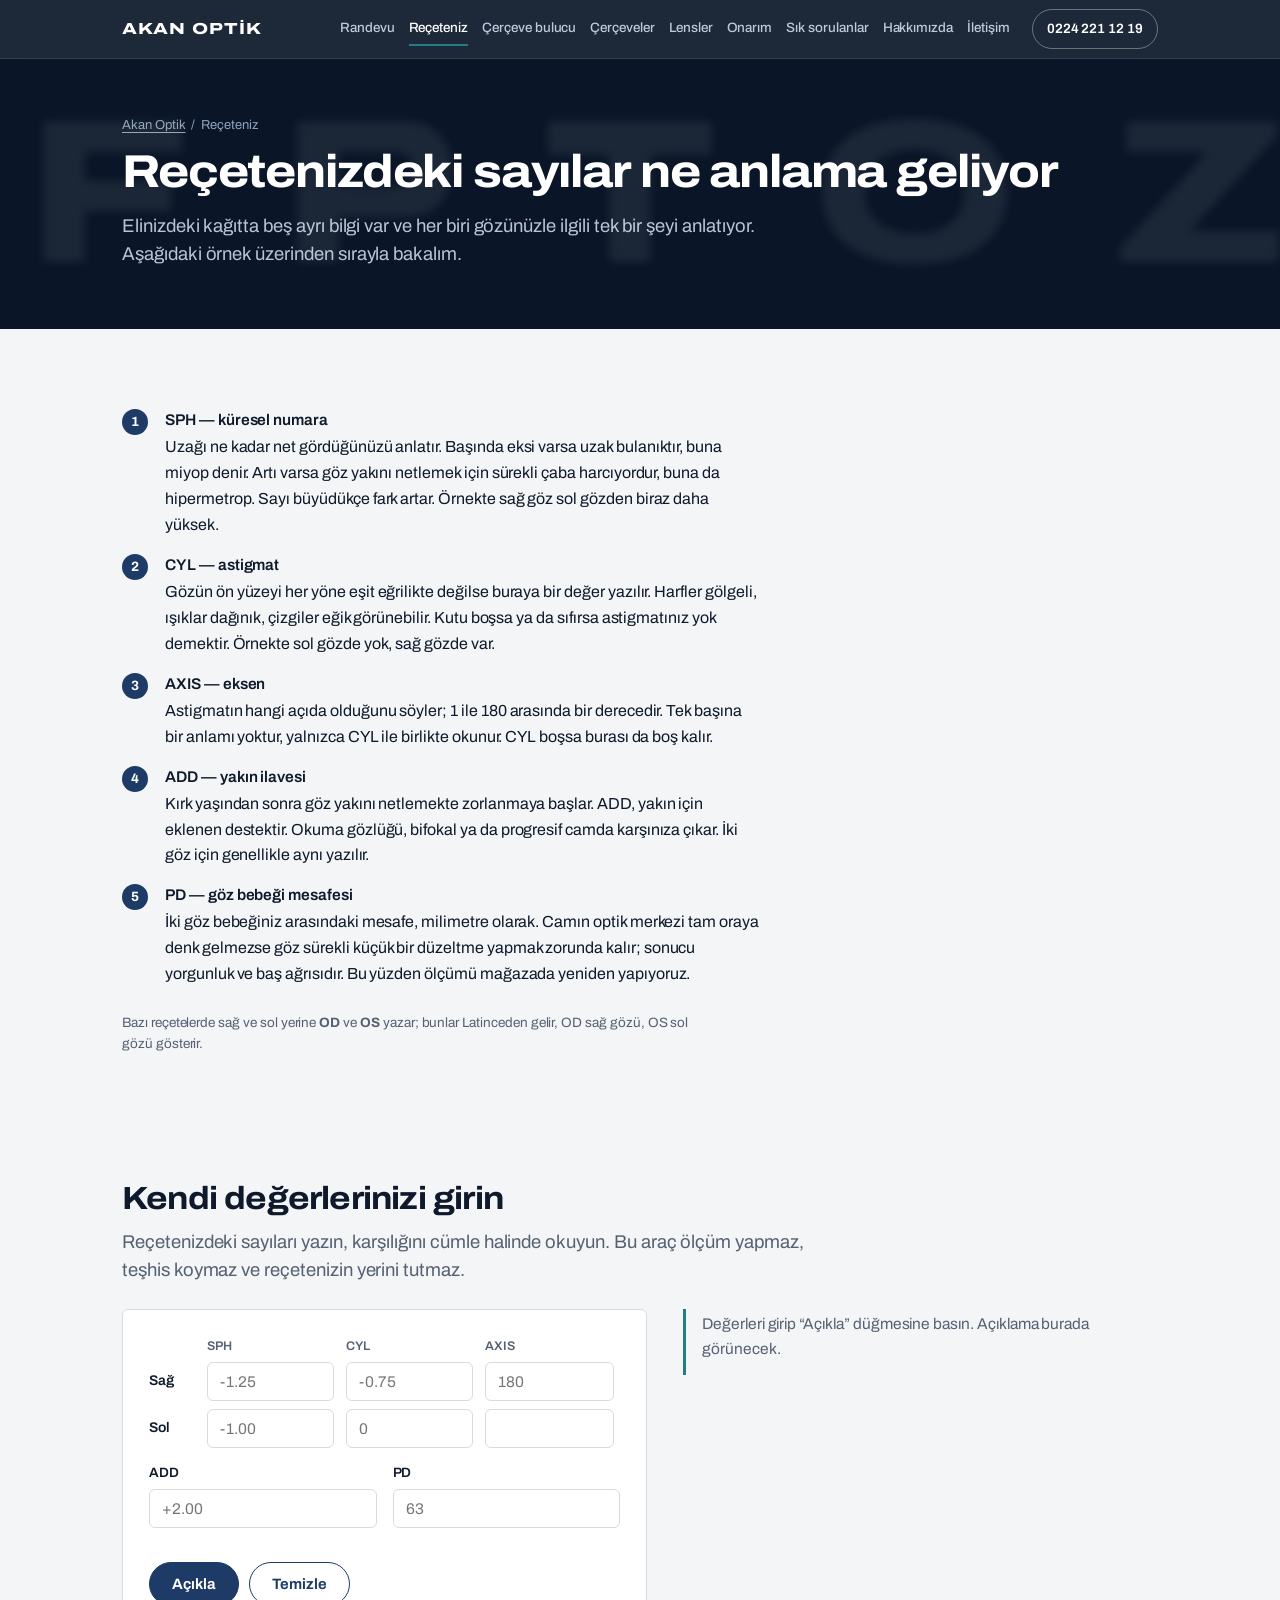
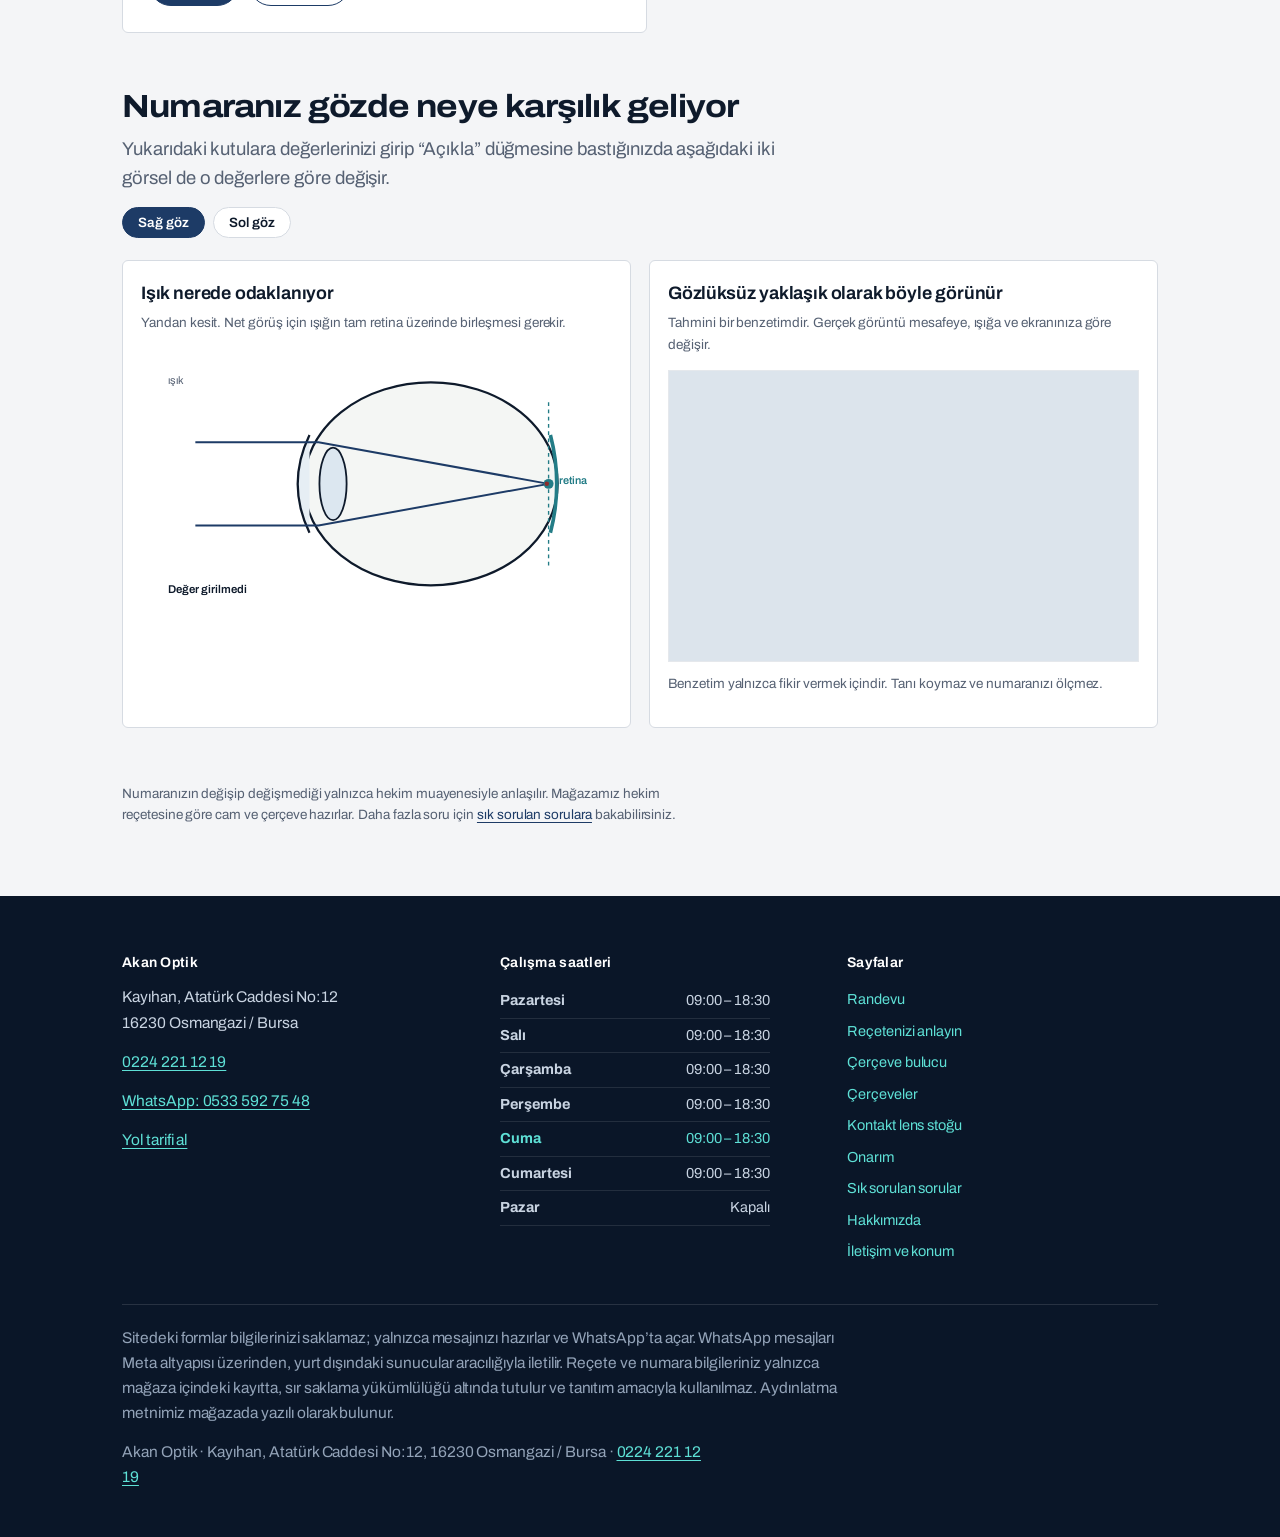
<file: recete.html>
<!DOCTYPE html>
<html lang="tr">
<head>
<meta charset="utf-8">
<script>document.documentElement.classList.add("js-odak");setTimeout(function(){if(!window.__odak)document.documentElement.classList.remove("js-odak")},3000);</script>
<meta name="viewport" content="width=device-width, initial-scale=1">
<title>Reçetenizdeki sayılar ne anlama geliyor — Akan Optik</title>
<meta name="description" content="SPH, CYL, AXIS, ADD ve PD ne demek? Gözlük reçetenizi görsel üzerinden, sade Türkçe okuyun. Akan Optik, Setbaşı Bursa.">
<link rel="canonical" href="https://akanoptik.com/recete">
<meta property="og:title" content="Reçetenizdeki sayılar ne anlama geliyor — Akan Optik">
<meta property="og:description" content="SPH, CYL, AXIS, ADD ve PD ne demek? Gözlük reçetenizi görsel üzerinden, sade Türkçe okuyun. Akan Optik, Setbaşı Bursa.">
<meta property="og:locale" content="tr_TR">
<link rel="preconnect" href="https://fonts.googleapis.com">
<link rel="preconnect" href="https://fonts.gstatic.com" crossorigin>
<link href="https://fonts.googleapis.com/css2?family=Archivo:wdth,wght@62..125,100..900&display=swap" rel="stylesheet">
<style>
/* =========================================================
   Akan Optik — ortak stil
   Renk: gece lacivertı, kağıt, bağa bakırı
   Tipografi: Archivo (başlık ve arayüz) + Source Serif 4 (metin)
   ========================================================= */

:root{
  --ink:#101A2B;
  --navy:#1B3A63;
  --navy-deep:#0C1C31;
  --paper:#ECECE6;
  --paper-2:#E2E2DA;
  --card:#FCFCFA;
  --copper:#A5652A;
  --muted:#5C6472;
  --line:#C8C8BE;
  --line-soft:#DCDCD3;
  --maxw:1080px;
  --r:3px;
}

*{box-sizing:border-box}
html{scroll-behavior:smooth}
@media (prefers-reduced-motion:reduce){html{scroll-behavior:auto} *{animation:none!important;transition:none!important}}

body{
  margin:0;background:var(--paper);color:var(--ink);
  font-family:"Source Serif 4",Georgia,serif;font-size:17px;line-height:1.62;
  -webkit-font-smoothing:antialiased;
}
h1,h2,h3,h4,.ui,button,input,select,textarea,nav,label,th,.mono{
  font-family:"Archivo",system-ui,-apple-system,"Segoe UI",sans-serif;
}
h1{font-size:clamp(30px,5vw,46px);line-height:1.08;font-weight:700;letter-spacing:-.025em;margin:0 0 14px}
h2{font-size:clamp(23px,3.4vw,32px);line-height:1.14;font-weight:700;letter-spacing:-.02em;margin:0 0 10px}
h3{font-size:18px;font-weight:600;letter-spacing:-.01em;margin:0 0 6px}
p{margin:0 0 14px;max-width:66ch}
a{color:var(--navy);text-decoration-thickness:1px;text-underline-offset:3px}
a:focus-visible,button:focus-visible,input:focus-visible,select:focus-visible,textarea:focus-visible{
  outline:2px solid var(--copper);outline-offset:3px;
}
.wrap{max-width:var(--maxw);margin:0 auto;padding:0 22px}
.lede{font-size:19px;color:var(--muted);max-width:62ch}
.note{font-size:13.5px;color:var(--muted);line-height:1.55;max-width:72ch}

/* ---------- üst çubuk ---------- */
.topbar{position:sticky;top:0;z-index:40;background:var(--navy-deep);color:#E3E9F0;border-bottom:1px solid rgba(255,255,255,.1)}
.topbar .wrap{display:flex;align-items:center;gap:18px;height:58px}
.brand{font-family:"Archivo",system-ui,-apple-system,"Segoe UI",sans-serif;font-weight:800;letter-spacing:.05em;font-size:16px;color:#fff;text-decoration:none;white-space:nowrap}
.topnav{display:flex;gap:14px;margin-left:auto;overflow-x:auto;scrollbar-width:none}
.topnav::-webkit-scrollbar{display:none}
.topnav a{font-size:13px;font-weight:500;color:#BCCADB;text-decoration:none;white-space:nowrap;padding:5px 0;border-bottom:2px solid transparent}
.topnav a:hover{color:#fff}
.topnav a[aria-current=page]{color:#fff;border-bottom-color:var(--copper)}
.callbtn{margin-left:4px;background:var(--copper);color:#fff;text-decoration:none;font-family:"Archivo",system-ui,-apple-system,"Segoe UI",sans-serif;font-weight:600;font-size:13.5px;padding:8px 14px;border-radius:var(--r);white-space:nowrap}
.menubtn{display:none}
@media(max-width:860px){
  .topbar .wrap{height:56px}
  .callbtn{display:none}
  .menubtn{display:block;margin-left:auto;background:transparent;color:#fff;border:1px solid rgba(255,255,255,.35);
    border-radius:var(--r);font-family:"Archivo",system-ui,-apple-system,"Segoe UI",sans-serif;font-size:14px;font-weight:600;padding:8px 14px;cursor:pointer}
  .menubtn[aria-expanded=true]{background:#fff;color:var(--navy-deep);border-color:#fff}
  .topnav{display:none;position:absolute;left:0;right:0;top:56px;margin:0;padding:6px 22px 16px;
    background:var(--navy-deep);border-bottom:1px solid rgba(255,255,255,.12);flex-direction:column;gap:0;overflow:visible}
  body.menuAcik .topnav{display:flex}
  .topnav a{font-size:17px;padding:13px 0;border-bottom:1px solid rgba(255,255,255,.08);color:#DCE5EF}
  .topnav a[aria-current=page]{border-bottom-color:rgba(255,255,255,.08);color:#fff;box-shadow:inset 3px 0 0 var(--copper);padding-left:12px}
}

/* ---------- sayfa başlığı ---------- */
.pagehead{padding:52px 0 34px;border-bottom:1px solid var(--line-soft)}
.crumb{font-family:"Archivo",system-ui,-apple-system,"Segoe UI",sans-serif;font-size:13px;color:var(--muted);margin-bottom:12px}
.crumb a{color:var(--muted)}

/* ---------- ana sayfa kahramanı ---------- */
.hero{padding:64px 0 0}
.wordmark{
  background:var(--card);border:1px solid var(--line);
  padding:clamp(46px,8vw,92px) 24px;text-align:center;
}
.wordmark .rule{width:52px;height:2px;background:var(--copper);margin:0 auto 30px}
.wordmark .n1,.wordmark .n2{
  font-family:"Archivo",system-ui,-apple-system,"Segoe UI",sans-serif;font-weight:800;text-transform:uppercase;color:var(--ink);
  margin:0;line-height:.95;max-width:none;
}
.n1{font-size:clamp(50px,12vw,116px);letter-spacing:.12em;text-indent:.12em}
.n2{font-size:clamp(17px,3.6vw,34px);letter-spacing:.2em;text-indent:.2em;margin-top:14px;font-weight:600;color:var(--navy)}
.wordmark .sub{
  font-family:"Source Serif 4";font-size:16px;color:var(--muted);
  margin:28px auto 0;max-width:44ch;
}

/* ---------- bilgi şeridi ---------- */
.infostrip{display:grid;grid-template-columns:repeat(3,1fr);border:1px solid var(--line);border-top:0;background:var(--card)}
@media(max-width:760px){.infostrip{grid-template-columns:1fr}}
.infostrip div{padding:20px 24px;border-right:1px solid var(--line-soft)}
.infostrip div:last-child{border-right:0}
@media(max-width:760px){.infostrip div{border-right:0;border-bottom:1px solid var(--line-soft)}.infostrip div:last-child{border-bottom:0}}
.infostrip h4{font-family:"Archivo",system-ui,-apple-system,"Segoe UI",sans-serif;font-size:12px;font-weight:600;letter-spacing:.02em;color:var(--muted);margin:0 0 6px}
.infostrip p{margin:0;font-size:15.5px;line-height:1.5}
.infostrip a{text-decoration:none}
.infostrip a:hover{text-decoration:underline}
.dot{width:7px;height:7px;border-radius:50%;background:#2F7D4F;display:inline-block;margin-right:7px;vertical-align:2px}
.dot.shut{background:#989890}

/* ---------- hizmet bağlantıları ---------- */
.cards{display:grid;grid-template-columns:repeat(3,1fr);gap:1px;background:var(--line-soft);border:1px solid var(--line)}
@media(max-width:860px){.cards{grid-template-columns:repeat(2,1fr)}}
@media(max-width:560px){.cards{grid-template-columns:1fr}}
.cards a{
  background:var(--card);padding:26px 24px 28px;text-decoration:none;color:var(--ink);display:block;
}
.cards a:hover{background:#fff}
.cards h3{margin-bottom:5px;color:var(--navy)}
.cards p{font-size:15px;color:var(--muted);margin:0;max-width:34ch}

/* ---------- düğmeler ---------- */
.btn{display:inline-block;font-family:"Archivo",system-ui,-apple-system,"Segoe UI",sans-serif;font-weight:600;font-size:15px;padding:12px 20px;
  border-radius:var(--r);border:1px solid var(--navy);background:var(--navy);color:#fff;text-decoration:none;cursor:pointer}
.btn:hover{background:var(--navy-deep);border-color:var(--navy-deep)}
.btn.ghost{background:transparent;color:var(--navy)}
.btn.ghost:hover{background:rgba(27,58,99,.07)}
.btn.copper{background:var(--copper);border-color:var(--copper)}
.btn.copper:hover{filter:brightness(.92)}
.btnrow{display:flex;flex-wrap:wrap;gap:10px;margin-top:20px}

/* ---------- bölümler, form ---------- */
.block{padding:56px 0}
.block.tight{padding:38px 0}
.panel{background:var(--card);border:1px solid var(--line);border-radius:var(--r);padding:26px}
.grid2{display:grid;grid-template-columns:1fr 1fr;gap:16px}
.grid3{display:grid;grid-template-columns:repeat(3,1fr);gap:16px}
.split{display:grid;grid-template-columns:1.05fr .95fr;gap:36px;align-items:start}
@media(max-width:820px){.grid2,.grid3,.split{grid-template-columns:1fr}}
.field{display:block;margin-bottom:14px}
.field span{display:block;font-size:13.5px;font-weight:600;margin-bottom:5px}
input[type=text],input[type=tel],input[type=date],select,textarea{
  width:100%;padding:10px 12px;font-size:15.5px;font-family:"Archivo",system-ui,-apple-system,"Segoe UI",sans-serif;
  border:1px solid var(--line);border-radius:var(--r);background:#fff;color:var(--ink);
}
textarea{min-height:88px;resize:vertical}
.consent{display:flex;gap:10px;align-items:flex-start;margin:16px 0 4px;font-size:13.5px;color:var(--muted);font-family:"Archivo",system-ui,-apple-system,"Segoe UI",sans-serif}
.consent input{margin-top:4px;flex:0 0 auto}

/* ---------- reçete ---------- */
.rxtable{width:100%;border-collapse:collapse;margin-bottom:6px}
.rxtable th{font-size:12.5px;font-weight:600;text-align:left;padding:0 6px 6px;color:var(--muted)}
.rxtable td{padding:0 6px 8px}
.rxtable td:first-child,.rxtable th:first-child{width:52px;padding-left:0;font-family:"Archivo",system-ui,-apple-system,"Segoe UI",sans-serif;font-weight:600;font-size:14px}
.out{border-left:3px solid var(--copper);padding:2px 0 2px 16px}
.out h4{font-family:"Archivo",system-ui,-apple-system,"Segoe UI",sans-serif;font-size:15px;margin:0 0 4px;font-weight:600}
.out p{margin:0 0 12px;font-size:15.5px}
.out .empty{color:var(--muted)}
.gloss{border-top:1px solid var(--line-soft);margin-top:28px;padding-top:22px}
.gloss dl{margin:0;display:grid;grid-template-columns:104px 1fr;gap:8px 18px;font-size:15px}
.gloss dt{font-family:"Archivo",system-ui,-apple-system,"Segoe UI",sans-serif;font-weight:600;font-size:14px}
.gloss dd{margin:0;color:var(--muted)}
@media(max-width:600px){.gloss dl{grid-template-columns:1fr;gap:2px}.gloss dd{margin-bottom:10px}}

/* ---------- bulucu ---------- */
.qcard{background:var(--card);border:1px solid var(--line);padding:28px}
.qstep{font-family:"Archivo",system-ui,-apple-system,"Segoe UI",sans-serif;font-size:13px;color:var(--muted);margin-bottom:8px}
.opts{display:grid;grid-template-columns:repeat(2,1fr);gap:10px;margin-top:18px}
@media(max-width:620px){.opts{grid-template-columns:1fr}}
.opt{text-align:left;background:var(--paper);border:1px solid var(--line);border-radius:var(--r);
  padding:13px 15px;cursor:pointer;font-size:15px;font-weight:500;color:var(--ink)}
.opt:hover{border-color:var(--navy);background:#fff}
.opt small{display:block;font-weight:400;color:var(--muted);font-size:13px;margin-top:2px}
.qbar{height:3px;background:var(--paper-2);margin-top:22px}
.qbar i{display:block;height:3px;background:var(--copper);width:0;transition:width .25s ease}

/* ---------- çerçeveler ---------- */
.filters{display:flex;flex-wrap:wrap;gap:8px;margin-bottom:22px}
.chip{font-family:"Archivo",system-ui,-apple-system,"Segoe UI",sans-serif;font-size:13.5px;font-weight:500;padding:7px 14px;border:1px solid var(--line);
  background:var(--card);border-radius:999px;cursor:pointer;color:var(--ink)}
.chip[aria-pressed=true]{background:var(--navy);border-color:var(--navy);color:#fff}
.frames{display:grid;grid-template-columns:repeat(4,1fr);gap:16px}
@media(max-width:900px){.frames{grid-template-columns:repeat(2,1fr)}}
@media(max-width:460px){.frames{grid-template-columns:1fr}}
.frame{background:var(--card);border:1px solid var(--line);padding:16px;display:flex;flex-direction:column}
.frame svg{width:100%;height:60px;display:block;margin:4px 0 12px}
.frame .code{font-family:"Archivo",system-ui,-apple-system,"Segoe UI",sans-serif;font-weight:700;font-size:15px}
.frame .meta{font-size:13.5px;color:var(--muted);margin:2px 0 12px;line-height:1.45}
.frame button{margin-top:auto}
.stock{font-family:"Archivo",system-ui,-apple-system,"Segoe UI",sans-serif;font-size:12px;font-weight:600;color:var(--navy);margin-bottom:10px}
.stock.no{color:var(--muted)}

/* ---------- onarım ---------- */
.jobs{list-style:none;padding:0;margin:0;border-top:1px solid var(--line-soft)}
.jobs li{display:flex;justify-content:space-between;gap:18px;align-items:baseline;padding:12px 0;border-bottom:1px solid var(--line-soft)}
.jobs b{font-family:"Archivo",system-ui,-apple-system,"Segoe UI",sans-serif;font-weight:600;font-size:15.5px}
.jobs span{font-family:"Archivo",system-ui,-apple-system,"Segoe UI",sans-serif;font-size:13px;color:var(--muted);white-space:nowrap}

/* ---------- alt bilgi ---------- */
.foot{background:var(--navy-deep);color:#C9D4E2;padding:56px 0 34px;margin-top:56px}
.foot h3{color:#fff;font-size:14px;letter-spacing:.02em;margin-bottom:10px}
.foot a{color:#E4CBAE}
.foot p{font-size:15.5px}
.footgrid{display:grid;grid-template-columns:1.1fr 1fr 1fr;gap:36px}
@media(max-width:820px){.footgrid{grid-template-columns:1fr;gap:28px}}
.hours{list-style:none;padding:0;margin:0;font-family:"Archivo",system-ui,-apple-system,"Segoe UI",sans-serif;font-size:14.5px}
.hours li{display:flex;justify-content:space-between;padding:5px 0;border-bottom:1px solid rgba(255,255,255,.1);max-width:270px}
.hours li.today b{color:#fff}
.footnav{list-style:none;padding:0;margin:0;font-family:"Archivo",system-ui,-apple-system,"Segoe UI",sans-serif;font-size:14.5px}
.footnav li{padding:4px 0}
.footnav a{color:#C9D4E2;text-decoration:none}
.footnav a:hover{text-decoration:underline;color:#fff}
.legal{border-top:1px solid rgba(255,255,255,.12);margin-top:36px;padding-top:20px;font-size:13px;color:#93A3B8}
.legal a{color:#BCCADB}
.map{width:100%;aspect-ratio:16/10;border:1px solid var(--line)}

.toast{position:fixed;left:50%;bottom:24px;transform:translateX(-50%);background:var(--ink);color:#fff;
  font-family:"Archivo",system-ui,-apple-system,"Segoe UI",sans-serif;font-size:14px;padding:11px 18px;border-radius:var(--r);z-index:60;opacity:0;pointer-events:none;transition:opacity .2s}
.toast.on{opacity:1}

/* ---------- stok tablosu (lensler) ---------- */
.stoktab{width:100%;border-collapse:collapse;background:var(--card);border:1px solid var(--line)}
.stoktab th{font-family:"Archivo",system-ui,-apple-system,"Segoe UI",sans-serif;font-size:12.5px;font-weight:600;color:var(--muted);
  text-align:left;padding:12px 14px;border-bottom:1px solid var(--line)}
.stoktab td{padding:13px 14px;border-bottom:1px solid var(--line-soft);font-size:15px;vertical-align:middle}
.stoktab tr:last-child td{border-bottom:0}
.stoktab td b{font-family:"Archivo",system-ui,-apple-system,"Segoe UI",sans-serif;font-weight:600;font-size:15px}
.stoktab td small{display:block;color:var(--muted);font-size:13px;margin-top:2px}
.stoktab td.ok{font-family:"Archivo",system-ui,-apple-system,"Segoe UI",sans-serif;font-size:13.5px;font-weight:600;color:var(--navy)}
.stoktab td.no{font-family:"Archivo",system-ui,-apple-system,"Segoe UI",sans-serif;font-size:13.5px;font-weight:600;color:var(--muted)}
.btn.small{padding:7px 14px;font-size:13.5px}
@media(max-width:760px){
  .stoktab thead{display:none}
  .stoktab tr{display:block;border-bottom:1px solid var(--line);padding:12px 0}
  .stoktab td{display:flex;justify-content:space-between;gap:14px;border:0;padding:4px 14px}
  .stoktab td:before{content:attr(data-l);font-family:"Archivo",system-ui,-apple-system,"Segoe UI",sans-serif;font-size:13px;color:var(--muted)}
}
.frame img{width:100%;height:120px;object-fit:contain;display:block;margin:2px 0 12px;background:#fff}


/* ---------- mağazada listesi ---------- */
.magaza{list-style:none;padding:0;margin:0}
.magaza li{position:relative;padding:11px 0 11px 26px;border-bottom:1px solid var(--line-soft);font-size:16.5px}
.magaza li:last-child{border-bottom:0}
.magaza li:before{content:"";position:absolute;left:0;top:20px;width:13px;height:1.5px;background:var(--copper)}

/* ---------- lacivert şerit ---------- */
.band{background:var(--navy-deep);color:#D3DEEA;padding:48px 0;border-top:0}
.band h2{color:#fff}
.band p{color:#BCCADB}
.band .btn{background:var(--copper);border-color:var(--copper)}
.band .btn.ghost{background:transparent;color:#E4CBAE;border-color:#40567A}

/* ---------- reçete görseli ---------- */
.rxvis{background:var(--card);border:1px solid var(--line);padding:22px 18px}
.rxvis svg{width:100%;height:auto;display:block}
.rxkey{list-style:none;padding:0;margin:22px 0 0;display:grid;gap:14px}
.rxkey li{display:grid;grid-template-columns:30px 1fr;gap:13px;align-items:start}
.rxkey .no{width:26px;height:26px;border-radius:50%;background:var(--navy);color:#fff;
  font-family:"Archivo",system-ui,-apple-system,"Segoe UI",sans-serif;font-size:13.5px;font-weight:700;display:flex;align-items:center;justify-content:center;margin-top:2px}
.rxkey b{font-family:"Archivo",system-ui,-apple-system,"Segoe UI",sans-serif;font-size:15.5px;font-weight:600;display:block;margin-bottom:2px}
.rxkey p{margin:0;font-size:16px}

/* ---------- sık sorulanlar ---------- */
.sss{border-top:1px solid var(--line)}
.sss details{border-bottom:1px solid var(--line-soft)}
.sss summary{font-family:"Archivo",system-ui,-apple-system,"Segoe UI",sans-serif;font-size:17px;font-weight:600;padding:17px 34px 17px 0;
  cursor:pointer;list-style:none;position:relative}
.sss summary::-webkit-details-marker{display:none}
.sss summary:after{content:"+";position:absolute;right:6px;top:15px;font-size:21px;font-weight:400;color:var(--copper)}
.sss details[open] summary:after{content:"\2212"}
.sss details[open] summary{color:var(--navy)}
.sss .cevap{padding:0 40px 20px 0}
.sss .cevap p{margin:0 0 10px}
.sss .cevap p:last-child{margin:0}
.sssgrup{margin-bottom:38px}
.sssgrup h2{margin-bottom:6px}

/* ---------- göz görseli ve bulanıklık benzetimi ---------- */
.gorselIki{display:grid;grid-template-columns:1fr 1fr;gap:18px;margin-top:22px}
@media(max-width:820px){.gorselIki{grid-template-columns:1fr}}
.gkutu{background:var(--card);border:1px solid var(--line);padding:18px}
.gkutu h3{margin-bottom:4px}
.gkutu .alt{font-size:13.5px;color:var(--muted);margin:0 0 14px}
.gkutu svg{width:100%;height:auto;display:block}
.simDis{overflow:hidden;background:#DCE4EC;border:1px solid var(--line-soft)}
.simOrta{will-change:filter}
.gozSecim{display:flex;gap:8px;margin-bottom:14px}
.gozSecim button{font-family:"Archivo",system-ui,-apple-system,"Segoe UI",sans-serif;font-size:13.5px;font-weight:600;padding:7px 15px;
  border:1px solid var(--line);background:var(--card);border-radius:999px;cursor:pointer;color:var(--ink)}
.gozSecim button[aria-pressed=true]{background:var(--navy);border-color:var(--navy);color:#fff}
.odakEtiket{font-family:"Archivo",system-ui,-apple-system,"Segoe UI",sans-serif;font-size:12.5px;font-weight:600}

/* ---------- gelişmiş bulucu sonucu ---------- */
.sonucUst{background:var(--navy-deep);color:#D6E2EA;padding:20px;margin-top:22px}
.sonucUst h3{color:#fff;font-size:19px;margin:0 0 4px}
.sonucUst p{color:#BCCADB;margin:0;font-size:15px}
.puanlar{display:grid;grid-template-columns:repeat(3,1fr);gap:14px;margin-top:16px}
@media(max-width:700px){.puanlar{grid-template-columns:1fr}}
.puan{background:var(--card);border:1px solid var(--line);padding:16px}
.puan .sira{font-family:"Archivo",system-ui,-apple-system,"Segoe UI",sans-serif;font-size:11.5px;font-weight:700;letter-spacing:.08em;color:var(--copper);margin-bottom:6px}
.puan svg{width:100%;height:56px;margin:2px 0 10px}
.puan b{font-family:"Archivo",system-ui,-apple-system,"Segoe UI",sans-serif;font-size:16px;display:block;margin-bottom:4px}
.puan p{font-size:14.5px;color:var(--muted);margin:0}
.cubuk{height:4px;background:var(--paper-2);margin-top:10px}
.cubuk i{display:block;height:4px;background:var(--navy)}
.oneriler{border-top:1px solid var(--line-soft);margin-top:24px;padding-top:20px}
.oneriler dl{display:grid;grid-template-columns:130px 1fr;gap:10px 18px;margin:0;font-size:15.5px}
.oneriler dt{font-family:"Archivo",system-ui,-apple-system,"Segoe UI",sans-serif;font-weight:600;font-size:14px;color:var(--muted)}
.oneriler dd{margin:0}
@media(max-width:600px){.oneriler dl{grid-template-columns:1fr;gap:2px}.oneriler dd{margin-bottom:12px}}

/* ---------- kısa sözlük kartı ---------- */
.kisaliste{margin:0;display:grid;grid-template-columns:64px 1fr;gap:12px 18px;font-size:16px}
.kisaliste dt{font-family:"Archivo",system-ui,-apple-system,"Segoe UI",sans-serif;font-weight:700;font-size:14px;color:var(--navy);
  border-right:1px solid var(--line-soft);padding-right:14px}
.kisaliste dd{margin:0;color:var(--muted)}

/* ---------- markalar ---------- */
.markalar{padding-top:8px}
.markagrid{display:grid;grid-template-columns:1.6fr 1fr 1fr;gap:1px;background:var(--line-soft);border:1px solid var(--line)}
@media(max-width:700px){.markagrid{grid-template-columns:1fr}}
.markagrid div{background:var(--card);padding:16px 20px}
.markagrid h4{font-family:"Archivo",system-ui,-apple-system,"Segoe UI",sans-serif;font-size:12px;font-weight:600;color:var(--muted);margin:0 0 4px;letter-spacing:.02em}
.markagrid p{font-family:"Archivo",system-ui,-apple-system,"Segoe UI",sans-serif;font-size:15.5px;font-weight:600;margin:0;color:var(--ink);max-width:none}

/* ---------- lens sayfası filtreleri ---------- */
.lensAra{display:flex;flex-wrap:wrap;gap:14px;align-items:flex-end;margin-bottom:18px}
.lensAra .field{margin:0;max-width:220px}
.lensAra .filters{margin:0}
.stoktab td.aralik b{font-family:"Archivo",system-ui,-apple-system,"Segoe UI",sans-serif;font-weight:600;font-size:14.5px;display:block}
.stoktab td.aralik small{display:block;color:var(--muted);font-size:12px;margin-top:2px;line-height:1.4}


/* ---------- ana sayfa: yıl satırı ---------- */
.wordmark .yil{font-family:"Archivo",system-ui,-apple-system,"Segoe UI",sans-serif;font-size:15px;font-weight:600;color:var(--copper);
  margin:22px auto 0;letter-spacing:.01em;max-width:none}
.wordmark .yil + .sub{margin-top:10px}

/* ---------- stok boşken ---------- */
.bosstok{background:var(--card);border:1px solid var(--line);padding:26px;max-width:640px}
.bosstok h3{margin-bottom:6px}
.bosstok p{color:var(--muted);margin-bottom:4px}

/* ---------- mobil hızlı iletişim çubuğu ---------- */
.eylem{display:none}
@media(max-width:860px){
  .eylem{display:grid;grid-template-columns:1fr 1.2fr 1fr;position:fixed;left:0;right:0;bottom:0;z-index:50;
    background:#fff;border-top:1px solid var(--line);box-shadow:0 -2px 10px rgba(12,28,49,.08);
    padding:8px 10px calc(8px + env(safe-area-inset-bottom));gap:8px}
  .eylem a{display:flex;align-items:center;justify-content:center;min-height:46px;border-radius:var(--r);
    font-family:"Archivo",system-ui,-apple-system,"Segoe UI",sans-serif;font-weight:700;font-size:15px;text-decoration:none;color:var(--navy);border:1px solid var(--line)}
  .eylem a.wa{background:var(--navy);color:#fff;border-color:var(--navy)}
  body{padding-bottom:72px}
}

/* ---------- mobilde daha sıkı düzen ---------- */
@media(max-width:600px){
  body{font-size:16.5px}
  .hero{padding:22px 0 0}
  .wordmark{padding:34px 18px 30px}
  .wordmark .rule{margin-bottom:20px}
  .wordmark .sub{font-size:15.5px;margin-top:8px}
  .pagehead{padding:28px 0 22px}
  .lede{font-size:17px}
  .block{padding:38px 0}
  .block.tight{padding:26px 0}
  .band{padding:36px 0}
  .btnrow .btn{flex:1 1 auto;text-align:center}
  .foot{margin-top:24px}
}

.stoktab .urun small{display:block}
@media(max-width:760px){.stoktab .urun{text-align:right}}

/* =====================================================================
   TASARIM 2 — "Netleşme"
   Her şey odağa gelir: yazılar bulanıktan netleşir, mercek göz tablosunu
   keskinleştirir. Hareket dili yalnızca odak; kayma/zıplama yok.
   Tek aile: Archivo (genişlik ekseni 62–125, ağırlık 100–900).
   ===================================================================== */
:root{
  --ink:#0E1A2B;
  --navy:#1D3B66;
  --navy-deep:#0A1628;
  --night:#0A1628;
  --paper:#F4F5F7;
  --paper-2:#E9ECF0;
  --card:#FFFFFF;
  --copper:#237C86;          /* eski bakır yerine: koyu kaplama turkuazı */
  --muted:#566173;
  --line:#D6DBE2;
  --line-soft:#E5E8EC;
  --coat-a:#5EE0D6;          /* antirefle kaplama yansıması: yalnızca koyu zeminde */
  --coat-b:#A393FF;
  --r:6px;
}
body{font-family:"Archivo",system-ui,-apple-system,"Segoe UI",sans-serif;font-size:16.5px;line-height:1.62;
  font-stretch:100%;letter-spacing:-.003em}
h1,h2{font-stretch:112%;letter-spacing:-.025em}
h1{font-weight:750}
h2{font-weight:720}
h3{font-weight:650}
.lede{font-size:18.5px;line-height:1.55}
.btn{border-radius:999px;padding:13px 22px;font-weight:650;transition:background .2s,border-color .2s,color .2s}
.btn.small{padding:7px 15px}
.panel,.qcard,.frame,.bosstok,.stoktab,.markagrid,.gkutu,.rxvis,.infostrip{border-radius:var(--r)}
.stoktab,.markagrid,.infostrip{overflow:hidden}
.topbar{background:rgba(10,22,40,.92);backdrop-filter:saturate(1.2) blur(10px);-webkit-backdrop-filter:saturate(1.2) blur(10px)}
.brand{font-stretch:125%;font-weight:800;letter-spacing:.06em}
.callbtn{border-radius:999px;background:transparent;border:1px solid rgba(255,255,255,.35)}
.callbtn:hover{background:#fff;color:var(--night)}
@media(min-width:861px){.topnav a{font-size:13.5px}}

/* ---------- iç sayfa başlığı: koyu şerit, arkada bulanık tablo harfleri ---------- */
.pagehead{background:var(--night);color:#fff;border-bottom:0;position:relative;overflow:hidden;padding:56px 0 46px}
.pagehead h1{color:#fff;position:relative}
.pagehead .lede{color:#B7C4D6;position:relative}
.pagehead .crumb,.pagehead .crumb a{color:#8FA2BA;position:relative}
.pagehead::after{content:"E F P T O Z";position:absolute;right:-2%;top:50%;transform:translateY(-50%);
  font-stretch:125%;font-weight:800;font-size:clamp(90px,16vw,210px);letter-spacing:.08em;white-space:nowrap;
  color:rgba(255,255,255,.07);filter:blur(5px);pointer-events:none}
.pagehead .btnrow .btn{background:#fff;color:var(--night);border-color:#fff}
.pagehead .btnrow .btn.ghost{background:transparent;color:#fff;border-color:rgba(255,255,255,.4)}
@media(max-width:600px){.pagehead{padding:32px 0 28px}}

/* ---------- açık düğmeler (koyu zemin) ---------- */
.btn.acik{background:#fff;color:var(--night);border-color:#fff}
.btn.acik:hover{background:#DDF7F4;border-color:#DDF7F4}
.btn.cizgi{background:transparent;color:#fff;border-color:rgba(255,255,255,.38)}
.btn.cizgi:hover{border-color:#fff;background:rgba(255,255,255,.06)}

/* ============================ SAHNE (ana sayfa) ============================ */
.sahne{position:relative;background:var(--night);color:#fff;overflow:hidden;padding:84px 0 0;isolation:isolate}
.sahne-ic{position:relative;z-index:3;max-width:var(--maxw)}
.tablo{position:absolute;inset:0;z-index:1;--lx:70%;--ly:45%;--lr:120px}
.tablo-kat{position:absolute;top:0;bottom:0;right:0;width:58%;display:flex;flex-direction:column;
  justify-content:center;align-items:center;gap:.28em;font-stretch:125%;font-weight:700;line-height:1;
  user-select:none;padding:40px 0}
.tablo-kat span{display:block;letter-spacing:.3em;text-indent:.3em;white-space:nowrap}
.tablo-kat .s1{font-size:150px}.tablo-kat .s2{font-size:96px}.tablo-kat .s3{font-size:66px}
.tablo-kat .s4{font-size:46px}.tablo-kat .s5{font-size:34px}.tablo-kat .s6{font-size:25px}.tablo-kat .s7{font-size:19px}
.tablo-bulanik{color:rgba(255,255,255,.13);filter:blur(7px)}
.tablo-net{color:rgba(255,255,255,.62);
  clip-path:circle(var(--lr) at var(--lx) var(--ly));
  transform:scale(1.16);transform-origin:var(--lx) var(--ly)}
.mercek{position:absolute;left:var(--mx,70%);top:var(--my,45%);width:calc(var(--lr) * 2.32);height:calc(var(--lr) * 2.32);
  transform:translate(-50%,-50%);border-radius:50%;pointer-events:none;
  box-shadow:inset 0 0 0 2px rgba(255,255,255,.55),inset 0 0 38px rgba(94,224,214,.18),0 18px 60px rgba(0,0,0,.35)}
.mercek::before{content:"";position:absolute;inset:-5px;border-radius:50%;padding:5px;
  background:conic-gradient(from 210deg,var(--coat-a),var(--coat-b),rgba(255,255,255,.15) 40%,var(--coat-a) 70%,var(--coat-b));
  -webkit-mask:linear-gradient(#000 0 0) content-box,linear-gradient(#000 0 0);-webkit-mask-composite:xor;mask-composite:exclude;opacity:.85}
.mercek::after{content:"";position:absolute;left:18%;top:14%;width:34%;height:18%;border-radius:50%;
  background:radial-gradient(closest-side,rgba(255,255,255,.28),transparent);transform:rotate(-28deg)}
.sahne::after{content:"";position:absolute;inset:0;z-index:2;pointer-events:none;
  background:linear-gradient(90deg,rgba(10,22,40,.96) 0%,rgba(10,22,40,.75) 38%,rgba(10,22,40,0) 62%)}

.sahne .yil{font-stretch:112%;font-weight:600;font-size:15px;color:var(--coat-a);margin:0 0 18px;letter-spacing:.01em}
.marka{margin:0;line-height:.86;font-stretch:125%;font-weight:820;letter-spacing:.015em;color:#fff}
.marka span{display:block}
.marka span:first-child{font-size:clamp(76px,13vw,168px)}
.marka span:last-child{font-size:clamp(30px,5.1vw,64px);letter-spacing:.34em;color:#C9D6E6;margin-top:.22em;font-weight:620}
.sahne-alt{font-size:19px;line-height:1.55;color:#C3CFDE;max-width:40ch;margin:28px 0 0}
.sahne .btnrow{margin-top:30px}
.sahne .infostrip{position:relative;z-index:3;margin-top:64px;border:1px solid rgba(255,255,255,.12);
  background:rgba(255,255,255,.04);backdrop-filter:blur(6px);-webkit-backdrop-filter:blur(6px);border-radius:var(--r) var(--r) 0 0;border-bottom:0}
.sahne .infostrip div{border-right-color:rgba(255,255,255,.1)}
.sahne .infostrip h4{color:#8FA2BA}
.sahne .infostrip p,.sahne .infostrip a{color:#fff}
.sahne .infostrip a:hover{color:var(--coat-a)}
@media(max-width:760px){.sahne .infostrip div{border-bottom-color:rgba(255,255,255,.1)}}

/* açılışta netleşme */
@keyframes netles{from{filter:blur(18px);opacity:0;letter-spacing:.14em}to{filter:blur(0);opacity:1}}
@keyframes netles2{from{filter:blur(10px);opacity:0}to{filter:blur(0);opacity:1}}
.js-odak .marka span:first-child{animation:netles 1.25s cubic-bezier(.2,.7,.2,1) both}
.js-odak .marka span:last-child{animation:netles 1.25s .12s cubic-bezier(.2,.7,.2,1) both}
.js-odak .sahne .yil,.js-odak .sahne-alt,.js-odak .sahne .btnrow,.js-odak .sahne .infostrip{animation:netles2 .9s cubic-bezier(.2,.7,.2,1) both}
.js-odak .sahne .yil{animation-delay:.35s}.js-odak .sahne-alt{animation-delay:.55s}
.js-odak .sahne .btnrow{animation-delay:.7s}.js-odak .sahne .infostrip{animation-delay:.85s}
.js-odak .tablo{animation:netles2 1.6s .2s ease both}

@media(max-width:860px){
  .sahne{padding-top:48px}
  .tablo-kat{width:100%;opacity:.8}
  .tablo-kat .s1{font-size:108px}.tablo-kat .s2{font-size:70px}.tablo-kat .s3{font-size:48px}
  .tablo-kat .s4{font-size:34px}.tablo-kat .s5{font-size:25px}.tablo-kat .s6{font-size:19px}.tablo-kat .s7{font-size:15px}
  .tablo{--lr:78px}
  .sahne::after{background:linear-gradient(180deg,rgba(10,22,40,.55) 0%,rgba(10,22,40,.88) 55%,rgba(10,22,40,.97) 100%)}
  .sahne-alt{font-size:17px}
  .sahne .infostrip{margin-top:40px}
}

/* ============================ kaydırınca odaklanma ============================ */
.js-odak [data-odak]{filter:blur(9px);opacity:.2;transition:filter 1s cubic-bezier(.2,.7,.2,1),opacity 1s cubic-bezier(.2,.7,.2,1)}
.js-odak [data-odak].net{filter:blur(0);opacity:1}
@media (prefers-reduced-motion:reduce){
  .js-odak [data-odak]{filter:none;opacity:1}
  .js-odak .marka span,.js-odak .sahne *,.js-odak .tablo{animation:none!important}
}

/* ============================ hizmet ikonları ============================ */
.bolum-bas{display:flex;flex-wrap:wrap;align-items:flex-end;justify-content:space-between;gap:10px 40px;margin-bottom:30px}
.bolum-bas h2{margin:0}
.bolum-bas p{margin:0;color:var(--muted);max-width:46ch}
.ikonlar{list-style:none;margin:0;padding:0;display:grid;grid-template-columns:repeat(4,1fr);
  border-top:1px solid var(--line);border-left:1px solid var(--line)}
.ikonlar li{padding:26px 22px 28px;border-right:1px solid var(--line);border-bottom:1px solid var(--line);background:var(--card);
  transition:background .25s}
.ikonlar li:hover{background:#F7FBFB}
.ikonlar svg{width:40px;height:40px;color:var(--navy);display:block;margin-bottom:16px}
.ikonlar li:hover svg{color:var(--copper)}
.ikonlar b{display:block;font-size:16.5px;font-weight:680;margin-bottom:4px;font-stretch:108%}
.ikonlar span{display:block;font-size:14.5px;color:var(--muted);line-height:1.5}
@media(max-width:900px){.ikonlar{grid-template-columns:repeat(2,1fr)}}
@media(max-width:420px){.ikonlar li{padding:20px 16px}.ikonlar b{font-size:15.5px}}

/* ============================ marka şeridi ============================ */
.kayan{background:var(--card);border-top:1px solid var(--line);border-bottom:1px solid var(--line);overflow:hidden;padding:26px 0}
.kayan-ic{display:flex;width:max-content;animation:kay 38s linear infinite}
.kayan:hover .kayan-ic{animation-play-state:paused}
.kayan-grup{display:flex;align-items:center;gap:44px;padding-right:44px}
.kayan-grup span{font-stretch:125%;font-weight:700;font-size:clamp(22px,3vw,34px);color:#243752;white-space:nowrap;letter-spacing:.01em}
.kayan-grup i{width:10px;height:10px;border-radius:50%;border:2px solid var(--copper);flex:0 0 auto}
@keyframes kay{to{transform:translateX(-50%)}}
@media (prefers-reduced-motion:reduce){.kayan-ic{animation:none;flex-wrap:wrap;width:auto}.kayan-grup+.kayan-grup{display:none}}

/* ============================ çerçeve biçimleri ============================ */
.bicimler{display:grid;grid-template-columns:repeat(4,1fr);gap:12px}
.bicimler a{display:block;text-decoration:none;color:var(--ink);background:var(--card);border:1px solid var(--line);
  border-radius:var(--r);padding:16px 10px 12px;text-align:center;transition:border-color .2s,transform .25s}
.bicimler a:hover{border-color:var(--navy);transform:translateY(-2px)}
.bicimler svg{width:100%;height:54px;display:block}
.bicimler svg *{fill:none;stroke:var(--ink);stroke-width:3;stroke-linecap:round;stroke-linejoin:round;
  stroke-dasharray:1;stroke-dashoffset:0}
.js-odak .bicimler svg *{stroke-dashoffset:1;transition:stroke-dashoffset 1.3s cubic-bezier(.4,.1,.2,1)}
.js-odak .bicimler.net svg *{stroke-dashoffset:0}
.bicimler a:nth-child(2) svg *{transition-delay:.1s}.bicimler a:nth-child(3) svg *{transition-delay:.2s}
.bicimler a:nth-child(4) svg *{transition-delay:.3s}.bicimler a:nth-child(5) svg *{transition-delay:.4s}
.bicimler a:nth-child(6) svg *{transition-delay:.5s}.bicimler a:nth-child(7) svg *{transition-delay:.6s}
.bicimler a:nth-child(8) svg *{transition-delay:.7s}
.bicimler small{display:block;font-size:13px;font-weight:600;margin-top:6px;color:var(--muted)}
.bicimler a:hover small{color:var(--navy)}
@media(max-width:560px){.bicimler{grid-template-columns:repeat(2,1fr)}}
@media (prefers-reduced-motion:reduce){.js-odak .bicimler svg *{stroke-dashoffset:0;transition:none}}

/* ============================ numara sürgüsü ============================ */
.gorus{background:var(--night);color:#fff;border-radius:var(--r);padding:26px 24px 22px;position:relative;overflow:hidden}
.gorus-tablo{display:flex;flex-direction:column;align-items:center;gap:.3em;font-stretch:125%;font-weight:700;line-height:1;
  padding:22px 0 26px;transition:filter .15s linear;will-change:filter}
.gorus-tablo span{display:block;letter-spacing:.28em;text-indent:.28em}
.gorus-tablo .g1{font-size:74px}.gorus-tablo .g2{font-size:46px}.gorus-tablo .g3{font-size:30px}
.gorus-tablo .g4{font-size:21px}.gorus-tablo .g5{font-size:15px}
.gorus label{display:flex;justify-content:space-between;align-items:baseline;font-size:14px;color:#B7C4D6;margin-bottom:6px}
.gorus label b{font-size:22px;color:#fff;font-stretch:112%;font-variant-numeric:tabular-nums}
.gorus input[type=range]{width:100%;accent-color:var(--coat-a);height:28px}
.gorus .aciklama{font-size:14.5px;color:#C3CFDE;margin:10px 0 0;min-height:44px}
.gorus .not{font-size:12.5px;color:#8FA2BA;margin:10px 0 0}

/* ============================ insanlar ============================ */
.insanlar{display:grid;grid-template-columns:1.1fr .9fr;gap:40px;align-items:center}
.kisiler{display:grid;grid-template-columns:1fr 1fr;gap:14px}
.kisi{background:var(--card);border:1px solid var(--line);border-radius:var(--r);padding:22px 20px}
.kisi .bas{width:52px;height:52px;border-radius:50%;background:var(--night);color:#fff;display:flex;align-items:center;
  justify-content:center;font-stretch:125%;font-weight:800;font-size:17px;letter-spacing:.04em;margin-bottom:14px;
  box-shadow:0 0 0 3px var(--card),0 0 0 5px var(--copper)}
.kisi b{display:block;font-size:16.5px;font-weight:680}
.kisi span{display:block;font-size:14px;color:var(--muted)}
.otuz{font-stretch:125%;font-weight:820;font-size:clamp(64px,9vw,112px);line-height:.9;color:var(--night);letter-spacing:-.01em;margin:0 0 10px}
.otuz small{display:block;font-size:.26em;font-weight:620;letter-spacing:.01em;color:var(--copper);margin-top:12px;font-stretch:112%}
@media(max-width:820px){.insanlar{grid-template-columns:1fr;gap:26px}}
@media(max-width:420px){.kisiler{grid-template-columns:1fr}}

.ipuclari{display:grid;grid-template-columns:repeat(3,1fr);gap:0;border-top:1px solid var(--line);margin-top:10px}
.ipuclari div{padding:22px 24px 6px 0}
.ipuclari div+div{padding-left:24px;border-left:1px solid var(--line)}
.ipuclari h3{font-size:16.5px;margin-bottom:6px}
.ipuclari p{font-size:15px;color:var(--muted)}
@media(max-width:760px){.ipuclari{grid-template-columns:1fr}.ipuclari div+div{padding-left:0;border-left:0;border-top:1px solid var(--line)}}

/* koyu bant yeni renklere */
.band{background:var(--night)}
.band .btn.ghost{border-color:rgba(255,255,255,.38);color:#fff}
.foot{background:var(--night);margin-top:0}
.foot a{color:var(--coat-a)}
.hours li.today b,.hours li.today span{color:var(--coat-a)}
.eylem a.wa{background:var(--night);border-color:var(--night)}
.js-odak .pagehead h1{animation:netles2 1s .05s cubic-bezier(.2,.7,.2,1) both}
.js-odak .pagehead .lede,.js-odak .pagehead .crumb,.js-odak .pagehead .btnrow{animation:netles2 1s .25s cubic-bezier(.2,.7,.2,1) both}
@media (prefers-reduced-motion:reduce){.js-odak .pagehead *{animation:none!important}}

/* ---------- düzeltmeler: telefonda tablo görünür bir şerit, kişi kartları yatay ---------- */
.otuz small{font-size:.2em;font-weight:600}
.kisi{display:grid;grid-template-columns:auto 1fr;column-gap:14px;align-items:center}
.kisi .bas{grid-row:span 2;margin:0}
.kisi b{align-self:end}.kisi span{align-self:start}
@media(max-width:860px){
  .tablo{position:relative;inset:auto;height:270px;margin:-18px 0 6px;--lr:62px;
    -webkit-mask-image:linear-gradient(180deg,#000 62%,transparent);mask-image:linear-gradient(180deg,#000 62%,transparent)}
  .tablo-kat{padding:10px 0;justify-content:flex-start;gap:.22em}
  .tablo-kat .s1{font-size:76px}.tablo-kat .s2{font-size:50px}.tablo-kat .s3{font-size:35px}
  .tablo-kat .s4{font-size:26px}.tablo-kat .s5{font-size:20px}.tablo-kat .s6{font-size:15px}.tablo-kat .s7{font-size:12px}
  .tablo-bulanik{color:rgba(255,255,255,.16)}
  .sahne::after{display:none}
  .sahne{padding-top:26px}
}
#apptForm .grid3{grid-template-columns:1fr 1fr 1.3fr}
@media(max-width:700px){#apptForm .grid3{grid-template-columns:1fr}}

/* =====================================================================
   SAHNE 2 — açıklamasız, daha büyük, tüm tarayıcılarda aynı
   ===================================================================== */
/* mercek ve net katman artık JS ile doğrudan konumlanır */
.tablo-net{clip-path:circle(0px at 50% 50%);-webkit-clip-path:circle(0px at 50% 50%);transform-origin:50% 50%}
.mercek{left:0;top:0;transform:none;opacity:0;transition:opacity .8s ease;will-change:transform}
.tablo.hazir .mercek{opacity:1}
.mercek::before{animation:don 10s linear infinite}
@keyframes don{to{transform:rotate(1turn)}}
.tablo-net span{text-shadow:-3px 0 rgba(94,224,214,.45),3px 0 rgba(163,147,255,.42)}
.tablo-net{color:rgba(255,255,255,.82)}

/* çerçeve çizimleri: pathLength yerine sabit uzunluk (Firefox dahil her yerde çalışır) */
.bicimler svg *{stroke-dasharray:420;stroke-dashoffset:0}
.js-odak .bicimler svg *{stroke-dashoffset:420;transition:stroke-dashoffset 1.6s cubic-bezier(.4,.1,.2,1)}
.js-odak .bicimler.net svg *{stroke-dashoffset:0}

/* sahne düzeni: ekranı dolduran, adı merkeze alan */
.sahne{min-height:calc(100vh - 58px);min-height:calc(100svh - 58px);display:flex;flex-direction:column;padding-top:0}
.sahne > .wrap{width:100%}
.sahne-ic{flex:1;display:flex;flex-direction:column;justify-content:center;padding-top:64px;padding-bottom:28px}
.sahne::before{content:"";position:absolute;inset:0;z-index:0;pointer-events:none;
  background:radial-gradient(ellipse 42% 55% at 76% 46%,rgba(94,224,214,.10),transparent 70%),
             radial-gradient(ellipse 30% 40% at 88% 70%,rgba(163,147,255,.10),transparent 70%)}
.tablo{--lr:150px}
.tablo-kat .s1{font-size:184px}.tablo-kat .s2{font-size:118px}.tablo-kat .s3{font-size:82px}
.tablo-kat .s4{font-size:57px}.tablo-kat .s5{font-size:42px}.tablo-kat .s6{font-size:31px}.tablo-kat .s7{font-size:23px}
.sahne .yil{display:flex;align-items:center;gap:12px;font-size:14.5px;letter-spacing:.04em;margin-bottom:22px}
.sahne .yil::before{content:"";width:28px;height:1.5px;background:var(--coat-a)}
.marka span:first-child{font-size:clamp(88px,15.5vw,214px);letter-spacing:.01em}
.marka span:last-child{font-size:clamp(32px,5.7vw,78px);letter-spacing:.36em;margin-top:.16em}
.sahne .btnrow{margin-top:40px}
.sahne .infostrip{margin-top:0}

/* kaydırma işareti */
.asagi{position:relative;z-index:3;display:block;width:26px;height:42px;margin:0 auto 22px;
  border:1.5px solid rgba(255,255,255,.35);border-radius:14px}
.asagi span{position:absolute;left:50%;top:9px;width:4px;height:8px;margin-left:-2px;border-radius:2px;background:var(--coat-a);
  animation:asagi 1.8s ease-in-out infinite}
@keyframes asagi{0%{transform:translateY(0);opacity:0}25%{opacity:1}70%{transform:translateY(14px);opacity:0}100%{opacity:0}}
.asagi:hover{border-color:#fff}

@media (prefers-reduced-motion:reduce){
  .mercek::before,.asagi span{animation:none!important}
  .js-odak .bicimler svg *{stroke-dashoffset:0;transition:none}
}
@media(max-width:860px){
  .sahne{min-height:0}
  .sahne-ic{padding-top:8px;padding-bottom:10px}
  .tablo{--lr:62px}
  .tablo-kat .s1{font-size:76px}.tablo-kat .s2{font-size:50px}.tablo-kat .s3{font-size:35px}
  .tablo-kat .s4{font-size:26px}.tablo-kat .s5{font-size:20px}.tablo-kat .s6{font-size:15px}.tablo-kat .s7{font-size:12px}
  .tablo-net span{text-shadow:-2px 0 rgba(94,224,214,.45),2px 0 rgba(163,147,255,.42)}
  .marka span:first-child{font-size:clamp(84px,24vw,150px)}
  .marka span:last-child{font-size:clamp(28px,8.4vw,50px)}
  .sahne .btnrow{margin-top:28px}
  .asagi{display:none}
  .sahne .infostrip{margin-top:30px}
}
.otuz{font-size:clamp(44px,7.6vw,100px);overflow-wrap:break-word}
.insanlar > *{min-width:0}
@media(max-width:600px){.otuz{font-size:11.5vw}}
/* ince ayar: ad ile mercek çakışmasın, başlık kelime ortasından bölünmesin */
@media(min-width:861px){
  .tablo-kat{width:50%}
  .marka span:first-child{font-size:clamp(88px,13.2vw,184px)}
  .sahne::after{background:linear-gradient(90deg,rgba(10,22,40,.96) 0%,rgba(10,22,40,.7) 42%,rgba(10,22,40,0) 60%)}
}
.otuz{font-size:clamp(40px,5.4vw,74px);overflow-wrap:normal}
@media(max-width:600px){.otuz{font-size:11vw}}
.kisiler{grid-template-columns:1fr}

</style>
<link rel="icon" href="/favicon.ico" sizes="32x32">
<link rel="icon" href="/favicon-32.png" type="image/png">
<link rel="apple-touch-icon" href="/apple-touch-icon.png">
<meta property="og:image" content="https://akanoptik.com/paylasim.png">
<meta property="og:image:width" content="1200">
<meta property="og:image:height" content="630">
<meta property="og:url" content="https://akanoptik.com/recete">
<meta name="theme-color" content="#0A1628">
<meta name="twitter:card" content="summary_large_image">

</head>
<body>
<header class="topbar">
  <div class="wrap">
    <a class="brand" href="/">AKAN OPTİK</a>
    <button class="menubtn" id="menuBtn" type="button" aria-expanded="false" aria-controls="anaMenu">Menü</button>
    <nav class="topnav" id="anaMenu" aria-label="Ana menü"><a href="/randevu">Randevu</a><a href="/recete" aria-current="page">Reçeteniz</a><a href="/cerceve-bulucu">Çerçeve bulucu</a><a href="/cerceveler">Çerçeveler</a><a href="/lensler">Lensler</a><a href="/onarim">Onarım</a><a href="/sss">Sık sorulanlar</a><a href="/hakkimizda">Hakkımızda</a><a href="/iletisim">İletişim</a></nav>
    <a class="callbtn" href="tel:+902242211219">0224 221 12 19</a>
  </div>
</header>
<div class="pagehead">
  <div class="wrap">
    <div class="crumb"><a href="/">Akan Optik</a> &nbsp;/&nbsp; Reçeteniz</div>
    <h1>Reçetenizdeki sayılar ne anlama geliyor</h1>
    <p class="lede">Elinizdeki kağıtta beş ayrı bilgi var ve her biri gözünüzle ilgili tek bir şeyi anlatıyor. Aşağıdaki örnek üzerinden sırayla bakalım.</p>
  </div>
</div>
<main>
<section class="block">
  <div class="wrap">
    <ul class="rxkey">
      <li><span class="no">1</span><div><b>SPH — küresel numara</b>
        <p>Uzağı ne kadar net gördüğünüzü anlatır. Başında eksi varsa uzak bulanıktır, buna miyop denir. Artı varsa göz yakını netlemek için sürekli çaba harcıyordur, buna da hipermetrop. Sayı büyüdükçe fark artar. Örnekte sağ göz sol gözden biraz daha yüksek.</p></div></li>
      <li><span class="no">2</span><div><b>CYL — astigmat</b>
        <p>Gözün ön yüzeyi her yöne eşit eğrilikte değilse buraya bir değer yazılır. Harfler gölgeli, ışıklar dağınık, çizgiler eğik görünebilir. Kutu boşsa ya da sıfırsa astigmatınız yok demektir. Örnekte sol gözde yok, sağ gözde var.</p></div></li>
      <li><span class="no">3</span><div><b>AXIS — eksen</b>
        <p>Astigmatın hangi açıda olduğunu söyler; 1 ile 180 arasında bir derecedir. Tek başına bir anlamı yoktur, yalnızca CYL ile birlikte okunur. CYL boşsa burası da boş kalır.</p></div></li>
      <li><span class="no">4</span><div><b>ADD — yakın ilavesi</b>
        <p>Kırk yaşından sonra göz yakını netlemekte zorlanmaya başlar. ADD, yakın için eklenen destektir. Okuma gözlüğü, bifokal ya da progresif camda karşınıza çıkar. İki göz için genellikle aynı yazılır.</p></div></li>
      <li><span class="no">5</span><div><b>PD — göz bebeği mesafesi</b>
        <p>İki göz bebeğiniz arasındaki mesafe, milimetre olarak. Camın optik merkezi tam oraya denk gelmezse göz sürekli küçük bir düzeltme yapmak zorunda kalır; sonucu yorgunluk ve baş ağrısıdır. Bu yüzden ölçümü mağazada yeniden yapıyoruz.</p></div></li>
    </ul>
    <p class="note" style="margin-top:26px">Bazı reçetelerde sağ ve sol yerine <b>OD</b> ve <b>OS</b> yazar; bunlar Latinceden gelir, OD sağ gözü, OS sol gözü gösterir.</p>
  </div>
</section>

<section class="block">
  <div class="wrap">
    <h2>Kendi değerlerinizi girin</h2>
    <p class="lede" style="margin-bottom:24px">Reçetenizdeki sayıları yazın, karşılığını cümle halinde okuyun. Bu araç ölçüm yapmaz, teşhis koymaz ve reçetenizin yerini tutmaz.</p>
    <div class="split">
      <div class="panel">
        <table class="rxtable">
          <thead><tr><th></th><th>SPH</th><th>CYL</th><th>AXIS</th></tr></thead>
          <tbody>
            <tr><td>Sağ</td>
              <td><input type="text" id="r_sph" inputmode="decimal" placeholder="-1.25" aria-label="Sağ göz SPH"></td>
              <td><input type="text" id="r_cyl" inputmode="decimal" placeholder="-0.75" aria-label="Sağ göz CYL"></td>
              <td><input type="text" id="r_ax"  inputmode="numeric" placeholder="180" aria-label="Sağ göz AXIS"></td></tr>
            <tr><td>Sol</td>
              <td><input type="text" id="l_sph" inputmode="decimal" placeholder="-1.00" aria-label="Sol göz SPH"></td>
              <td><input type="text" id="l_cyl" inputmode="decimal" placeholder="0" aria-label="Sol göz CYL"></td>
              <td><input type="text" id="l_ax"  inputmode="numeric" placeholder="" aria-label="Sol göz AXIS"></td></tr>
          </tbody>
        </table>
        <div class="grid2">
          <label class="field"><span>ADD</span><input type="text" id="rx_add" inputmode="decimal" placeholder="+2.00"></label>
          <label class="field"><span>PD</span><input type="text" id="rx_pd" inputmode="numeric" placeholder="63"></label>
        </div>
        <div class="btnrow">
          <button type="button" class="btn" id="rx_go">Açıkla</button>
          <button type="button" class="btn ghost" id="rx_clear">Temizle</button>
        </div>
      </div>
      <div class="out" id="rxOut"><p class="empty">Değerleri girip “Açıkla” düğmesine basın. Açıklama burada görünecek.</p></div>
    </div>
  </div>
</section>

<section class="block" style="padding-top:0">
  <div class="wrap">
    <h2>Numaranız gözde neye karşılık geliyor</h2>
    <p class="lede">Yukarıdaki kutulara değerlerinizi girip “Açıkla” düğmesine bastığınızda aşağıdaki iki görsel de o değerlere göre değişir.</p>

    <div class="gozSecim" role="group" aria-label="Göz seçimi">
      <button id="gzSag" aria-pressed="true">Sağ göz</button>
      <button id="gzSol" aria-pressed="false">Sol göz</button>
    </div>

    <div class="gorselIki">
      <div class="gkutu">
        <h3>Işık nerede odaklanıyor</h3>
        <p class="alt">Yandan kesit. Net görüş için ışığın tam retina üzerinde birleşmesi gerekir.</p>
        <svg viewBox="0 0 520 300" role="img" aria-labelledby="gozBaslik">
          <title id="gozBaslik">Göz kesiti ve odak noktası</title>
          <ellipse cx="320" cy="150" rx="140" ry="112" fill="#F4F6F4" stroke="var(--ink)" stroke-width="2.5"/>
          <path d="M186 96 q-26 54 0 108" fill="#E6EEF4" stroke="var(--ink)" stroke-width="2.5"/>
          <ellipse cx="212" cy="150" rx="15" ry="40" fill="#DCE7F0" stroke="var(--ink)" stroke-width="2"/>
          <path d="M452 96 q14 54 0 108" fill="none" stroke="var(--copper)" stroke-width="4"/>
          <text x="462" y="150" font-family="Archivo" font-size="12" font-weight="600" fill="var(--copper)">retina</text>
          <path id="isin1" d="" fill="none" stroke="var(--navy)" stroke-width="2.2"/>
          <path id="isin2" d="" fill="none" stroke="var(--navy)" stroke-width="2.2"/>
          <line id="odakCiz" x1="0" y1="0" x2="0" y2="0" stroke="var(--copper)" stroke-width="1.5" stroke-dasharray="4 4"/>
          <circle id="odakNok" cx="450" cy="150" r="5.5" fill="var(--copper)"/>
          <line id="lekeCiz" x1="448" y1="150" x2="448" y2="150" stroke="#8B2C2C" stroke-width="5" stroke-linecap="round"/>
          <text id="odakYazi" x="30" y="270" class="odakEtiket" fill="var(--ink)">Değer girilmedi</text>
          <text x="30" y="40" font-family="Archivo" font-size="12" fill="var(--muted)">ışık</text>
        </svg>
      </div>

      <div class="gkutu">
        <h3>Gözlüksüz yaklaşık olarak böyle görünür</h3>
        <p class="alt">Tahmini bir benzetimdir. Gerçek görüntü mesafeye, ışığa ve ekranınıza göre değişir.</p>
        <div class="simDis" id="simDis">
          <div class="simOrta" id="simOrta">
            <div class="simIc" id="simIc">
              <svg viewBox="0 0 420 260" role="img" aria-label="Bulanıklık benzetimi için örnek sahne">
                <rect width="420" height="260" fill="#DCE4EC"/>
                <rect y="196" width="420" height="64" fill="#C4CBC6"/>
                <rect x="28" y="70" width="168" height="126" fill="#EFEFE9" stroke="#B6BDB8"/>
                <rect x="28" y="70" width="168" height="30" fill="#1B3A63"/>
                <text x="112" y="91" font-family="Archivo" font-size="16" font-weight="700" fill="#fff" text-anchor="middle" letter-spacing="2">AKAN</text>
                <rect x="44" y="116" width="60" height="62" fill="#fff" stroke="#C8C8BE"/>
                <rect x="120" y="116" width="60" height="62" fill="#fff" stroke="#C8C8BE"/>
                <rect x="236" y="44" width="150" height="152" fill="#E4E4DB" stroke="#B6BDB8"/>
                <text x="311" y="92" font-family="Archivo" font-size="30" font-weight="800" fill="#101A2B" text-anchor="middle">E F P</text>
                <text x="311" y="126" font-family="Archivo" font-size="19" font-weight="700" fill="#101A2B" text-anchor="middle">T O Z L D</text>
                <text x="311" y="152" font-family="Archivo" font-size="13" font-weight="600" fill="#101A2B" text-anchor="middle">P E C F D</text>
                <text x="311" y="174" font-family="Archivo" font-size="9.5" font-weight="500" fill="#101A2B" text-anchor="middle">E D F C Z P</text>
                <circle cx="206" cy="214" r="13" fill="#A5652A"/>
                <rect x="300" y="204" width="86" height="20" rx="3" fill="#8E958F"/>
              </svg>
            </div>
          </div>
        </div>
        <svg width="0" height="0" style="position:absolute" aria-hidden="true">
          <filter id="astigBulanik" x="-20%" y="-20%" width="140%" height="140%">
            <feGaussianBlur id="astigBlur" stdDeviation="0 0"/>
          </filter>
        </svg>
        <p class="note" style="margin-top:12px">Benzetim yalnızca fikir vermek içindir. Tanı koymaz ve numaranızı ölçmez.</p>
      </div>
    </div>
  </div>
</section>

<section class="block" style="padding-top:0">
  <div class="wrap">
    <p class="note">Numaranızın değişip değişmediği yalnızca hekim muayenesiyle anlaşılır. Mağazamız hekim reçetesine göre cam ve çerçeve hazırlar. Daha fazla soru için <a href="/sss">sık sorulan sorulara</a> bakabilirsiniz.</p>
  </div>
</section></main>
<footer class="foot">
  <div class="wrap">
    <div class="footgrid">
      <div>
        <h3>Akan Optik</h3>
        <p>Kayıhan, Atatürk Caddesi No:12<br>16230 Osmangazi / Bursa</p>
        <p><a href="tel:+902242211219">0224 221 12 19</a></p>
        <p><a href="https://wa.me/905335927548?text=Merhaba%2C%20Akan%20Optik%E2%80%99e%20bir%20sorum%20var." target="_blank" rel="noopener">WhatsApp: 0533 592 75 48</a></p>
        <p><a href="https://www.google.com/maps/search/?api=1&amp;query=Akan+Optik+Atat%C3%BCrk+Caddesi+No:12+Kay%C4%B1han+Osmangazi+Bursa" target="_blank" rel="noopener">Yol tarifi al</a></p>
      </div>
      <div>
        <h3>Çalışma saatleri</h3>
        <ul class="hours" id="hoursList">
          <li data-gun="1"><b>Pazartesi</b><span>09:00 – 18:30</span></li>
          <li data-gun="2"><b>Salı</b><span>09:00 – 18:30</span></li>
          <li data-gun="3"><b>Çarşamba</b><span>09:00 – 18:30</span></li>
          <li data-gun="4"><b>Perşembe</b><span>09:00 – 18:30</span></li>
          <li data-gun="5"><b>Cuma</b><span>09:00 – 18:30</span></li>
          <li data-gun="6"><b>Cumartesi</b><span>09:00 – 18:30</span></li>
          <li data-gun="0"><b>Pazar</b><span>Kapalı</span></li>
        </ul>
      </div>
      <div>
        <h3>Sayfalar</h3>
        <ul class="footnav">
          <li><a href="/randevu">Randevu</a></li>
          <li><a href="/recete">Reçetenizi anlayın</a></li>
          <li><a href="/cerceve-bulucu">Çerçeve bulucu</a></li>
          <li><a href="/cerceveler">Çerçeveler</a></li>
          <li><a href="/lensler">Kontakt lens stoğu</a></li>
          <li><a href="/onarim">Onarım</a></li>
          <li><a href="/sss">Sık sorulan sorular</a></li>
          <li><a href="/hakkimizda">Hakkımızda</a></li>
          <li><a href="/iletisim">İletişim ve konum</a></li>
        </ul>
      </div>
    </div>
    <div class="legal">
      <p style="max-width:80ch">Sitedeki formlar bilgilerinizi saklamaz; yalnızca mesajınızı hazırlar ve WhatsApp’ta açar. WhatsApp mesajları Meta altyapısı üzerinden, yurt dışındaki sunucular aracılığıyla iletilir. Reçete ve numara bilgileriniz yalnızca mağaza içindeki kayıtta, sır saklama yükümlülüğü altında tutulur ve tanıtım amacıyla kullanılmaz. Aydınlatma metnimiz mağazada yazılı olarak bulunur.</p>
      <p style="margin-top:12px">Akan Optik &middot; Kayıhan, Atatürk Caddesi No:12, 16230 Osmangazi / Bursa &middot; <a href="tel:+902242211219">0224 221 12 19</a></p>
    </div>
  </div>
</footer>
<nav class="eylem" aria-label="Hızlı iletişim">
  <a href="tel:+902242211219">Ara</a>
  <a href="https://wa.me/905335927548?text=Merhaba%2C%20Akan%20Optik%E2%80%99e%20bir%20sorum%20var." target="_blank" rel="noopener" class="wa">WhatsApp</a>
  <a href="https://www.google.com/maps/search/?api=1&amp;query=Akan+Optik+Atat%C3%BCrk+Caddesi+No:12+Kay%C4%B1han+Osmangazi+Bursa" target="_blank" rel="noopener">Yol tarifi</a>
</nav>
<div class="toast" id="toast" role="status" aria-live="polite"></div>
<script>
/* =========================================================
   AYAR — burayı kendinize göre düzenleyin
   ========================================================= */
const CONFIG = {
  // WhatsApp Business numaranız, ülke kodu ile, sadece rakam. Örnek: "905321234567"
  // Boş bırakılırsa butonlar mesajı panoya kopyalar.
  whatsapp: "905335927548",
  tel: "+902242211219",
  // Stok uygulamasının adresi. Worker'ı yayına aldıktan sonra buraya yazın.
  // Örnek: "https://akan-stok.hesabiniz.workers.dev/api/stok"
  // Boş bırakılırsa aynı klasördeki stok.json, o da yoksa örnek liste kullanılır.
  stokUrl: "https://akan-stok.mustafa16-eyupoglu.workers.dev/api/stok",
  // Çalışma saatleri. 0 = Pazar, 1 = Pazartesi ... Kapalı gün için null.
  // Google işletme profilinizdeki saatlerle birebir aynı olmalı.
  hours: {
    1:["09:00","18:30"], 2:["09:00","18:30"], 3:["09:00","18:30"],
    4:["09:00","18:30"], 5:["09:00","18:30"], 6:["09:00","18:30"], 0:null
  }
};

const DAYS = ["Pazar","Pazartesi","Salı","Çarşamba","Perşembe","Cuma","Cumartesi"];
const $  = s => document.querySelector(s);
const $$ = s => Array.from(document.querySelectorAll(s));
const v  = id => ($(id)?.value || "").trim();
const esc = s => String(s==null?"":s).replace(/[&<>"']/g, c =>
  ({"&":"&amp;","<":"&lt;",">":"&gt;",'"':"&quot;","'":"&#39;"}[c]));

function toast(msg){
  let t = $("#toast");
  if(!t){ t=document.createElement("div"); t.id="toast"; t.className="toast"; t.setAttribute("role","status"); document.body.appendChild(t); }
  t.textContent = msg; t.classList.add("on");
  clearTimeout(t._t); t._t = setTimeout(()=>t.classList.remove("on"), 2600);
}
function copy(text){
  if(navigator.clipboard && window.isSecureContext){
    navigator.clipboard.writeText(text).then(()=>toast("Metin kopyalandı."));
  } else {
    const ta=document.createElement("textarea"); ta.value=text; document.body.appendChild(ta); ta.select();
    try{document.execCommand("copy");toast("Metin kopyalandı.");}catch(e){toast("Kopyalanamadı.");}
    ta.remove();
  }
}
function send(text){
  if(CONFIG.whatsapp){
    window.open("https://wa.me/"+CONFIG.whatsapp+"?text="+encodeURIComponent(text),"_blank","noopener");
  } else { copy(text); toast("WhatsApp numarası tanımlı değil. Metin kopyalandı."); }
}

/* ---------- çalışma saatleri ---------- */
const toMin = h => { const [a,b]=h.split(":").map(Number); return a*60+b; };
function openState(){
  const el=$("#openState"); if(!el) return;
  const now=new Date(), h=CONFIG.hours[now.getDay()], m=now.getHours()*60+now.getMinutes();
  if(!h){ el.innerHTML='<span class="dot shut"></span>Bugün kapalı'; return; }
  el.innerHTML=(m>=toMin(h[0])&&m<toMin(h[1]))
    ? '<span class="dot"></span>Açık, '+h[1]+'’a kadar'
    : '<span class="dot shut"></span>Kapalı, '+h[0]+'’da açılır';
}
function hoursList(){
  const el=$("#hoursList"); if(!el) return;
  const today=String(new Date().getDay());
  $$("#hoursList li").forEach(li=>{
    const d=li.dataset.gun, h=CONFIG.hours[d];
    li.classList.toggle("today", d===today);
    const sp=li.querySelector("span");
    if(sp) sp.textContent = h ? h[0]+" – "+h[1] : "Kapalı";
  });
}
openState(); hoursList();

/* ---------- çerçeve çizimleri (görsel yoksa) ---------- */
function glassesSVG(shape){
  const S={dikdortgen:{rx:3,w:64,h:34},kare:{rx:5,w:60,h:46},yuvarlak:{rx:30,w:56,h:56},
    oval:{rx:26,w:66,h:40},panto:{rx:22,w:58,h:50},kelebek:{rx:10,w:66,h:38},aviator:{rx:18,w:64,h:46}
  }[shape]||{rx:4,w:64,h:36};
  const cy=50,gap=22,lx=100-gap/2-S.w,rx0=100+gap/2,y=cy-S.h/2;
  return `<svg viewBox="0 0 200 100" role="img" aria-label="çerçeve çizimi" fill="none"
    stroke="#101A2B" stroke-width="3" stroke-linecap="round" stroke-linejoin="round">
    <rect x="${lx}" y="${y}" width="${S.w}" height="${S.h}" rx="${S.rx}"/>
    <rect x="${rx0}" y="${y}" width="${S.w}" height="${S.h}" rx="${S.rx}"/>
    <path d="M${lx+S.w} ${cy-4} q ${gap/2} -7 ${gap} 0"/>
    <path d="M${lx} ${cy-6} l -16 -5"/>
    <path d="M${rx0+S.w} ${cy-6} l 16 -5"/></svg>`;
}

/* =========================================================
   STOK VERİSİ
   Stok uygulamasından okunur. Ulaşılamazsa örnek ürün gösterilmez;
   sayfa bunun yerine mağazaya veya WhatsApp'a yönlendirir.
   ========================================================= */
let FRAMES = [];
let LENSES = [];
let STOK_DURUM = "bekliyor";   // bekliyor | tamam | yok

let stockLoaded = null;
async function loadStock(){
  if(stockLoaded) return stockLoaded;
  stockLoaded = (async ()=>{
    const kaynaklar = [CONFIG.stokUrl, "/stok.json"].filter(Boolean);
    for(const url of kaynaklar){
      try{
        const r = await fetch(url, {cache:"no-store"});
        if(!r.ok) continue;
        const d = await r.json();
        if(Array.isArray(d.cerceveler)) FRAMES = d.cerceveler;
        if(Array.isArray(d.lensler))    LENSES = d.lensler;
        STOK_DURUM = "tamam";
        return;
      }catch(e){ /* sıradaki kaynağı dene */ }
    }
    STOK_DURUM = "yok";
  })();
  return stockLoaded;
}

/* ---------- randevu formu ---------- */
if($("#ap_wa")){
  const text=()=>{
    if(!v("#ap_name")) return null;
    const l=["Merhaba, randevu almak istiyorum.","Ad: "+v("#ap_name"),
      "Tarih: "+(v("#ap_date")||"belirtilmedi"),"Saat: "+v("#ap_time"),"Konu: "+v("#ap_topic")];
    if(v("#ap_note")) l.push("Not: "+v("#ap_note"));
    if($("#ap_remind").checked) l.push("Kontrol hatırlatması almak istiyorum.");
    return l.join("\n");
  };
  const guard=fn=>()=>{ const t=text(); if(!t){toast("Adınızı yazın.");$("#ap_name").focus();return;} fn(t); };
  $("#ap_wa").addEventListener("click",guard(send));
  const tarih=$("#ap_date");
  if(tarih){ const b=new Date(); tarih.min=b.getFullYear()+"-"+String(b.getMonth()+1).padStart(2,"0")+"-"+String(b.getDate()).padStart(2,"0");
    tarih.addEventListener("change",()=>{ if(tarih.value && new Date(tarih.value+"T12:00").getDay()===0){ toast("Pazar günü kapalıyız, başka bir gün seçin."); tarih.value=""; } }); }
}

/* ---------- reçete çözümleyici ---------- */
if($("#rx_go")){
  const num=s=>{ if(s==null) return null; s=String(s).trim().replace(",","."); if(s==="") return null;
    const n=parseFloat(s); return isNaN(n)?null:n; };
  const eye=(sph,cyl,ax)=>{
    if(sph===null&&cyl===null) return null;
    const p=[];
    if(sph!==null){
      if(sph<0) p.push("uzağı görmede "+Math.abs(sph).toFixed(2)+" derece miyopi var, yani uzak nesneler bulanıklaşır");
      else if(sph>0) p.push("artı "+sph.toFixed(2)+" derece hipermetropi var, yani göz yakını netlemek için fazladan çaba harcar");
      else p.push("küresel numara sıfır, uzak için düzeltme gerekmiyor");
    }
    if(cyl!==null&&cyl!==0){
      let s=Math.abs(cyl).toFixed(2)+" derece astigmat var";
      if(ax!==null) s+=" ve ekseni "+ax+" derece";
      s+=". Astigmat, gözün her yöne aynı kırıcılıkta olmamasıdır; çizgiler eğik veya gölgeli görünebilir";
      p.push(s);
    } else if(cyl===0) p.push("astigmat düzeltmesi yok");
    return p.join(". ")+".";
  };
  $("#rx_go").addEventListener("click",()=>{
    const out=$("#rxOut");
    const R=eye(num(v("#r_sph")),num(v("#r_cyl")),num(v("#r_ax")));
    const L=eye(num(v("#l_sph")),num(v("#l_cyl")),num(v("#l_ax")));
    const add=num(v("#rx_add")), pd=num(v("#rx_pd"));
    if(!R&&!L&&add===null&&pd===null){ out.innerHTML='<p class="empty">Önce en az bir değer girin.</p>'; return; }
    let h="";
    if(R) h+="<h4>Sağ göz</h4><p>"+R+"</p>";
    if(L) h+="<h4>Sol göz</h4><p>"+L+"</p>";
    if(add!==null&&add!==0) h+="<h4>Yakın ilavesi</h4><p>Reçetede "+(add>0?"+":"")+add.toFixed(2)+
      " ADD değeri var. Bu, yakını görmek için eklenen destektir ve genellikle kırk yaş sonrası başlayan yakın görme zorluğuyla ilgilidir. Okuma gözlüğü, bifokal veya progresif cam seçenekleri konuşulabilir.</p>";
    if(pd!==null) h+="<h4>Göz bebeği mesafesi</h4><p>PD değeriniz "+pd+" mm. Camın optik merkezi bu ölçüye göre yerleştirilir; yanlış merkezleme zorlanma ve baş ağrısı yapabilir. Ölçümü mağazada teyit ediyoruz.</p>";
    const sphs=[num(v("#r_sph")),num(v("#l_sph"))].filter(x=>x!==null);
    if(sphs.length===2&&Math.abs(sphs[0]-sphs[1])>=2)
      h+="<h4>İki göz arasındaki fark</h4><p>Sağ ve sol numaranız arasında belirgin bir fark var. Bu durumda cam kalınlığı ve incelik oranı seçimi önem kazanır. Uygun indeksi mağazada birlikte belirleyelim.</p>";
    h+='<p class="note" style="margin-top:16px">Bu açıklama reçetenizi okumanıza yardımcı olmak içindir. Numaranızın güncel olup olmadığına yalnızca hekim karar verir.</p>';
    out.innerHTML=h;
    if(typeof gorselCiz==="function") gorselCiz();
  });
  $("#rx_clear").addEventListener("click",()=>{
    ["#r_sph","#r_cyl","#r_ax","#l_sph","#l_cyl","#l_ax","#rx_add","#rx_pd"].forEach(i=>$(i).value="");
    $("#rxOut").innerHTML='<p class="empty">Değerleri girip “Açıkla” düğmesine basın. Açıklama burada görünecek.</p>';
    gorselCiz();
  });

  /* ---------- göz kesiti ve bulanıklık benzetimi ---------- */
  let aktifGoz = "r";
  function sayiAl(id){ const n=Number(String(v(id)).replace(",",".")); return isNaN(n)?0:n; }
  function gorselCiz(){
    if(!$("#isin1")) return;
    const sph = sayiAl(aktifGoz==="r" ? "#r_sph" : "#l_sph");
    const cyl = sayiAl(aktifGoz==="r" ? "#r_cyl" : "#l_cyl");
    const ax  = sayiAl(aktifGoz==="r" ? "#r_ax"  : "#l_ax") || 0;

    /* --- odak noktası --- */
    const retina = 450, korneaX = 196;
    let fx = retina + sph * 26;                 // eksi: retina önünde, artı: arkasında
    fx = Math.max(300, Math.min(660, fx));
    const ciz = (y0)=>{
      const egim = (150 - y0) / (fx - korneaX);
      const yBit = y0 + egim * (retina - korneaX);
      return "M60 "+y0+" L"+korneaX+" "+y0+" L"+retina+" "+yBit.toFixed(1);
    };
    $("#isin1").setAttribute("d", ciz(104));
    $("#isin2").setAttribute("d", ciz(196));
    const egim = (150-104)/(fx-korneaX);
    const yUst = 104 + egim*(retina-korneaX);
    const yalt = 150 + (150-yUst);
    $("#lekeCiz").setAttribute("y1", Math.min(yUst,yalt).toFixed(1));
    $("#lekeCiz").setAttribute("y2", Math.max(yUst,yalt).toFixed(1));
    const gorunurFx = Math.min(fx, 470);
    $("#odakNok").setAttribute("cx", gorunurFx);
    $("#odakCiz").setAttribute("x1", gorunurFx); $("#odakCiz").setAttribute("x2", gorunurFx);
    $("#odakCiz").setAttribute("y1", 60); $("#odakCiz").setAttribute("y2", 240);

    let yazi;
    if(!sph && !cyl) yazi = "Değer girilmedi";
    else if(Math.abs(sph) < 0.25) yazi = "Işık retina üzerinde birleşiyor, uzak nettir.";
    else if(sph < 0) yazi = "Işık retinaya varmadan birleşiyor: miyopi. Uzak bulanık görünür.";
    else yazi = "Işık retinanın arkasında birleşecek şekilde geliyor: hipermetropi. Göz yakında zorlanır.";
    if(cyl) yazi += " Astigmat nedeniyle bulanıklık her yönde eşit değildir.";
    $("#odakYazi").textContent = yazi;

    /* --- bulanıklık benzetimi --- */
    const k = 2.6;
    const temel = Math.min(14, Math.abs(sph) * k);
    const eksen = Math.min(14, Math.abs(cyl) * k);
    const sx = temel + eksen, sy = temel;
    const f = $("#astigBlur");
    if(f){
      f.setAttribute("stdDeviation", sx.toFixed(2)+" "+sy.toFixed(2));
      $("#simOrta").style.filter = (sx||sy) ? "url(#astigBulanik)" : "none";
      $("#simIc").style.transform  = "rotate("+(-ax)+"deg)";
      $("#simDis").style.transform = "rotate("+ax+"deg)";
    }
  }
  function gozSec(hangi){
    aktifGoz = hangi;
    $("#gzSag").setAttribute("aria-pressed", hangi==="r");
    $("#gzSol").setAttribute("aria-pressed", hangi==="l");
    gorselCiz();
  }
  if($("#gzSag")){
    $("#gzSag").addEventListener("click",()=>gozSec("r"));
    $("#gzSol").addEventListener("click",()=>gozSec("l"));
    gorselCiz();
  }

}

/* ---------- stok boşken gösterilecek kutu ---------- */
function bosStok(neyi){
  const wa = CONFIG.whatsapp ? "https://wa.me/"+CONFIG.whatsapp+"?text="+encodeURIComponent("Merhaba, "+neyi+" hakkında bilgi almak istiyorum.") : "";
  return `<div class="bosstok">
    <h3>${STOK_DURUM==="yok" ? "Stok listesi şu an yüklenemedi" : "Liste yakında burada"}</h3>
    <p>${neyi.charAt(0).toUpperCase()+neyi.slice(1)} mağazada sizi bekliyor. Aradığınız bir model veya numara varsa sorun, varsa ayırtalım.</p>
    <div class="btnrow">${wa?`<a class="btn" href="${wa}" target="_blank" rel="noopener">WhatsApp’tan sorun</a>`:""}
      <a class="btn ghost" href="tel:+902242211219">0224 221 12 19</a></div>
  </div>`;
}

/* ---------- ayırtma mesajları ---------- */
function reserveFrame(kod){
  const f=FRAMES.find(x=>x.kod===kod); if(!f) return;
  send(["Merhaba, sitenizde gördüğüm çerçeveyi iki gün ayırtmak istiyorum.",
    "Model: "+f.kod+" ("+[f.malzeme,f.renk].filter(Boolean).join(", ")+")",
    "Adım: "].join("\n"));
}
function reserveLens(kod){
  const l=LENSES.find(x=>x.kod===kod); if(!l) return;
  send(["Merhaba, sitenizde gördüğüm lensi iki gün ayırtmak istiyorum.",
    "Ürün: "+(l.ad || ((l.marka||"")+" "+(l.urun||"")).trim() || l.kod)+" ("+l.tur+")",
    "Numaramı mağazada reçetemle birlikte vereceğim.",
    "Adım: "].join("\n"));
}

/* ---------- çerçeve kataloğu ---------- */
if($("#frames")){
  const FILTERS=["Tümü","Günlük","Ekran","Okuma","Güneş","Çocuk"];
  let active="Tümü";
  function drawFilters(){
    $("#filters").innerHTML=FILTERS.map(f=>`<button class="chip" data-f="${f}" aria-pressed="${f===active}">${f}</button>`).join("");
    $$("#filters .chip").forEach(b=>b.addEventListener("click",()=>{active=b.dataset.f;drawFilters();drawFrames();}));
  }
  function drawFrames(){
    if(!FRAMES.length){ $("#filters").innerHTML=""; $("#frames").className=""; $("#frames").innerHTML=bosStok("vitrindeki çerçeveler"); return; }
    const list=FRAMES.filter(f=>active==="Tümü"||f.kullanim===active);
    if(!list.length){ $("#frames").innerHTML='<p class="note">Bu başlıkta şu an ürün görünmüyor.</p>'; return; }
    $("#frames").innerHTML=list.map(f=>{
      const varMi=(f.adet==null? true : Number(f.adet)>0);
      const gorsel=f.gorsel ? `<img src="${esc(f.gorsel)}" alt="${esc(f.kod)} çerçeve" loading="lazy">` : glassesSVG(f.tip);
      return `<article class="frame">${gorsel}
        <div class="code">${esc(f.kod)}</div>
        <div class="meta">${esc(f.malzeme)} &middot; ${esc(f.renk)}<br>${esc(f.kime)} &middot; ${esc(f.kullanim)}</div>
        <div class="stock${varMi?"":" no"}">${varMi?"Mağazada mevcut":"Şu an yok, sorabilirsiniz"}</div>
        <button class="btn ghost" data-frame="${esc(f.kod)}">Bu modeli ayırt</button>
      </article>`;
    }).join("");
    $$("[data-frame]").forEach(b=>b.addEventListener("click",()=>reserveFrame(b.dataset.frame)));
  }
  loadStock().then(()=>{ drawFilters(); drawFrames(); });
}

/* ---------- lens stoğu ---------- */
if($("#lenses")){
  const fmt = n => (n>0?"+":"")+n.toFixed(2);
  function aralikMetni(l){
    if(Array.isArray(l.araliklar) && l.araliklar.length){
      const hepsi=l.araliklar; const mn=Math.min(...hepsi.map(r=>r.min)), mx=Math.max(...hepsi.map(r=>r.max));
      const detay=hepsi.map(r=>fmt(r.min)+" … "+fmt(r.max)+" ("+r.adim.toFixed(2)+")").join(" · ");
      return '<span title="'+esc(detay)+'">'+fmt(mn)+" ile "+fmt(mx)+"</span>";
    }
    return esc(l.aralik||"—");
  }
  function kapsiyorMu(l, sph){
    if(!Array.isArray(l.araliklar) || !l.araliklar.length) return null;
    return l.araliklar.some(r=>{
      if(sph < r.min-1e-9 || sph > r.max+1e-9) return false;
      const k=(sph-r.min)/r.adim; return Math.abs(k-Math.round(k))<1e-6;
    });
  }
  let turF="Tümü", sphF=null;
  const TURLER=["Tümü","Günlük","İki haftalık","Aylık","Solüsyon"];

  function drawLensFilters(){
    const el=$("#lensFilters"); if(!el) return;
    el.innerHTML=TURLER.map(t=>`<button class="chip" data-t="${t}" aria-pressed="${t===turF}">${t}</button>`).join("");
    $$("#lensFilters .chip").forEach(b=>b.addEventListener("click",()=>{turF=b.dataset.t;drawLensFilters();drawLenses();}));
  }
  function drawLenses(){
    if(!LENSES.length){ const a=$(".lensAra"); if(a) a.style.display="none"; $("#lenses").innerHTML=bosStok("kontakt lensler"); return; }
    let liste=LENSES.filter(l=>turF==="Tümü"||l.tur===turF);
    if(sphF!==null) liste=liste.filter(l=>kapsiyorMu(l,sphF)!==false);
    if(!liste.length){
      $("#lenses").innerHTML='<p class="note">'+(sphF!==null?"Bu numarayı kapsayan ürün görünmüyor. Yakın numaralar için bize sorabilirsiniz.":"Bu türde ürün görünmüyor.")+'</p>';
      return;
    }
    $("#lenses").innerHTML=`<table class="stoktab">
      <thead><tr><th>Ürün</th><th>Değişim</th><th>Numara aralığı</th><th>Durum</th><th></th></tr></thead>
      <tbody>${liste.map(l=>{
        const varMi=Number(l.adet)>0;
        const ad=esc(l.ad || ((l.marka||"")+" "+(l.urun||"")).trim() || l.kod);
        return `<tr>
          <td data-l="Ürün"><span class="urun"><b>${ad}</b>${l.ozellik&&l.ozellik!=="Küresel"?`<small>${esc(l.ozellik)}</small>`:""}</span></td>
          <td data-l="Değişim">${esc(l.tur)}</td>
          <td data-l="Numara" class="aralik">${aralikMetni(l)}</td>
          <td data-l="Durum" class="${varMi?"ok":"no"}">${varMi?"Stokta":"Tükendi"}</td>
          <td>${varMi?`<button class="btn ghost small" data-lens="${esc(l.kod)}">Ayırt</button>`:`<span class="note">Sorabilirsiniz</span>`}</td>
        </tr>`;}).join("")}</tbody></table>`;
    $$("[data-lens]").forEach(b=>b.addEventListener("click",()=>reserveLens(b.dataset.lens)));
  }
  const sphIn=$("#sphAra");
  if(sphIn){
    sphIn.addEventListener("input",()=>{
      const t=sphIn.value.trim().replace(",",".");
      sphF = t==="" ? null : (isNaN(parseFloat(t)) ? null : parseFloat(t));
      drawLenses();
    });
  }
  loadStock().then(()=>{ drawLensFilters(); drawLenses(); });
}

/* ---------- çerçeve bulucu (puanlamalı) ---------- */
if($("#quiz")){
  const BICIM = {
    dikdortgen:"Dikdörtgen", kare:"Kare", yuvarlak:"Yuvarlak",
    oval:"Oval", panto:"Panto", kelebek:"Kelebek", aviator:"Aviator"
  };
  /* her cevap biçimlere puan ekler */
  const SORULAR = [
    {k:"yuz", q:"Yüz hatlarınızı hangisi daha iyi anlatır?", a:[
      {t:"Yuvarlak", s:"Yanaklar dolgun, çene yumuşak hatlı",
       p:{kare:3,dikdortgen:3,kelebek:2}, n:"Yumuşak yüz hatlarını köşeli bir çerçeve dengeler."},
      {t:"Köşeli", s:"Çene ve alın belirgin, geniş çene hattı",
       p:{yuvarlak:3,oval:3,panto:2}, n:"Belirgin çene ve alın çizgisini yuvarlak hatlar yumuşatır."},
      {t:"Oval", s:"Alın ve çene dengeli",
       p:{dikdortgen:2,panto:2,aviator:2,oval:2}, n:"Oval yüz çoğu biçimi taşır, seçim zevke kalır."},
      {t:"Kalp", s:"Alın geniş, çene daralan",
       p:{oval:3,panto:3,yuvarlak:2}, n:"Altta genişleyen yumuşak hat, dar çeneyle denge kurar."}
    ]},
    {k:"genislik", q:"Yüzünüzün genişliği nasıl?", a:[
      {t:"Dar", s:"Çoğu gözlük bana büyük geliyor", p:{oval:2,yuvarlak:2,panto:1}, boy:"küçük"},
      {t:"Orta", s:"Çoğu gözlük oturuyor", p:{}, boy:"orta"},
      {t:"Geniş", s:"Gözlükler yanlarımı sıkıyor", p:{dikdortgen:2,kare:2,aviator:1}, boy:"büyük"}
    ]},
    {k:"kullanim", q:"Gözlüğü en çok ne için kullanacaksınız?", a:[
      {t:"Gün boyu", s:"Sabahtan akşama takılacak", p:{dikdortgen:1,panto:1}, use:"Günlük"},
      {t:"Ekran", s:"Bilgisayar ve telefon başında", p:{kare:2,dikdortgen:2}, use:"Ekran"},
      {t:"Okuma", s:"Yakın iş ve okuma için", p:{oval:2,panto:1}, use:"Okuma"},
      {t:"Güneş", s:"Dışarıda, araç kullanırken", p:{aviator:3,kelebek:2}, use:"Güneş"}
    ]},
    {k:"gorunum", q:"Nasıl bir görünüm istiyorsunuz?", a:[
      {t:"Fark edilmeyen", s:"İnce hatlı, yüze karışan", p:{oval:2,yuvarlak:1},
       n:"İnce metal veya çerçevesiz montaj uygun olur.", mat:["Titanyum","Metal"]},
      {t:"Belirgin", s:"Kalın çerçeve, net duruş", p:{kare:2,dikdortgen:2},
       n:"Kalın asetat yüzde net bir çizgi bırakır.", mat:["Asetat"]},
      {t:"Klasik", s:"Zamansız, sade biçimler", p:{panto:2,aviator:1,oval:1},
       n:"Bağa deseni ve antik altın gibi zamansız renkler yakışır.", mat:["Asetat","Metal"]},
      {t:"Dikkat çeken", s:"Renk ve desen görünsün", p:{kelebek:3,yuvarlak:1},
       n:"Desenli asetat ve kontrast iç renkler iyi sonuç verir.", mat:["Asetat"]}
    ]},
    {k:"agirlik", q:"Ağırlık ve dayanıklılık konusunda?", a:[
      {t:"Çok hafif olsun", s:"Burunda iz kalmasın", p:{oval:1}, mat:["Titanyum","TR90"]},
      {t:"Dayanıklı olsun", s:"Sık düşürüyorum", p:{dikdortgen:1}, mat:["TR90","Asetat"]},
      {t:"Fark etmez", s:"Görünüm daha önemli", p:{}, mat:["Asetat","Metal"]}
    ]},
    {k:"numara", q:"Numaranız yaklaşık ne kadar?", a:[
      {t:"Bilmiyorum", s:"Reçetem yanımda değil", num:null},
      {t:"Düşük", s:"2 dereceye kadar", num:1},
      {t:"Orta", s:"2 ile 5 derece arası", num:3.5},
      {t:"Yüksek", s:"5 dereceden fazla", num:6}
    ]},
    {k:"sikayet", q:"Şu anki gözlüğünüzde sizi en çok ne rahatsız ediyor?", a:[
      {t:"Öne kayıyor", s:"Sürekli itmek gerekiyor", n:"Kayma çoğu zaman çerçeve değil ayar sorunudur; burunluk ve sap açısı düzeltilince geçer."},
      {t:"İz bırakıyor", s:"Burunda kızarıklık oluyor", n:"Ağırlık ve burunluk tipi belirleyici. Titanyum veya TR90 ile silikon burunluk öneriyoruz.", mat:["Titanyum","TR90"]},
      {t:"Camlar kalın duruyor", s:"Yandan kalınlık görünüyor", n:"Daha küçük ve yuvarlak hatlı bir çerçeve ile yüksek indeksli cam kalınlığı belirgin şekilde azaltır.", ince:true},
      {t:"Bir şikayetim yok", s:"Sadece yenilemek istiyorum", n:""}
    ]}
  ];

  const kabuk = '<div class="qstep" id="qStep"></div><h3 id="qTitle"></h3><div class="opts" id="qOpts"></div><div class="qbar"><i id="qBar"></i></div>';
  let adim = 0, secimler = [];

  function soruCiz(){
    const s = SORULAR[adim];
    $("#qStep").textContent = "Soru " + (adim+1) + " / " + SORULAR.length;
    $("#qTitle").textContent = s.q;
    $("#qOpts").innerHTML = s.a.map((o,i)=>
      `<button class="opt" data-i="${i}">${o.t}<small>${o.s}</small></button>`).join("");
    $("#qBar").style.width = (adim/SORULAR.length*100)+"%";
    $$("#qOpts .opt").forEach(b=>b.addEventListener("click",()=>{
      secimler[adim] = s.a[+b.dataset.i];
      adim++;
      adim < SORULAR.length ? soruCiz() : sonucCiz();
    }));
  }

  function sonucCiz(){
    /* puanları topla */
    const puan = {};
    Object.keys(BICIM).forEach(k=>puan[k]=0);
    let boy="orta", kullanim="Günlük", numara=null, ince=false;
    const matSay={}, notlar=[];

    secimler.forEach(o=>{
      if(o.p) Object.keys(o.p).forEach(k=>{ puan[k]=(puan[k]||0)+o.p[k]; });
      if(o.boy) boy=o.boy;
      if(o.use) kullanim=o.use;
      if(o.num!==undefined && o.num!==null) numara=o.num;
      if(o.ince) ince=true;
      if(o.mat) o.mat.forEach(m=>{ matSay[m]=(matSay[m]||0)+1; });
      if(o.n) notlar.push(o.n);
    });

    /* yüksek numara küçük ve yuvarlak çerçeveyi öne çıkarır */
    if(numara!==null && numara>=3.5){
      puan.oval+=2; puan.yuvarlak+=2; puan.panto+=1;
      puan.kelebek=Math.max(0,puan.kelebek-1); puan.aviator=Math.max(0,puan.aviator-1);
      if(boy==="büyük") boy="orta";
      ince=true;
    }

    const sirali = Object.keys(puan).sort((a,b)=>puan[b]-puan[a]).slice(0,3);
    const enYuksek = Math.max(1, puan[sirali[0]]);
    const malzemeler = Object.keys(matSay).sort((a,b)=>matSay[b]-matSay[a]).slice(0,2);
    const mat = malzemeler.length ? malzemeler : ["Asetat","Metal"];

    const camNot = numara===null
      ? "Numaranızı bilmiyorsanız reçetenizi getirin; cam kalınlığını birlikte değerlendirelim."
      : numara>=6 ? "Bu numarada yüksek indeksli (1.67 veya 1.74) cam belirgin fark yaratır; kalınlık ve ağırlık ciddi şekilde azalır."
      : numara>=3.5 ? "1.60 veya 1.67 indeksli cam kalınlığı gözle görülür biçimde azaltır."
      : "Bu numarada standart cam yeterlidir; incelik için ekstra ödeme yapmanıza gerek yok.";

    const boyNot = {
      "küçük":"Dar yüz için daha küçük göz genişliği ve kısa köprü uygun olur.",
      "orta":"Standart ölçüler size uyacaktır.",
      "büyük":"Geniş yüz için daha uzun sap ve geniş köprü gerekir; dar çerçeveler şakakları sıkar."
    }[boy];

    /* mağaza stoğundan eşleşen ürünler */
    const stok = FRAMES.filter(f =>
      (f.kullanim===kullanim || kullanim==="Günlük") &&
      mat.indexOf(f.malzeme) > -1 &&
      (f.adet==null || Number(f.adet)>0)
    ).slice(0,4);

    $("#qBar").style.width = "100%";
    $("#qStep").textContent = "Sonuç";
    $("#qTitle").textContent = "Size en uygun üç biçim";
    $("#qOpts").innerHTML = "";

    const kartlar = sirali.map((sh,i)=>{
      const neden = secimler.find(o=>o.p && o.p[sh] && o.n);
      return `<div class="puan">
        <div class="sira">${i+1}. SIRA</div>
        ${glassesSVG(sh)}
        <b>${BICIM[sh]}</b>
        <p>${neden && neden.n ? esc(neden.n) : "Verdiğiniz yanıtlarla uyumlu bir biçim."}</p>
        <div class="cubuk"><i style="width:${Math.round(puan[sh]/enYuksek*100)}%"></i></div>
      </div>`;
    }).join("");

    const ozet = [
      "Akan Optik — çerçeve önerisi",
      "Biçim: " + sirali.map(x=>BICIM[x]).join(", "),
      "Ölçü: " + boy,
      "Malzeme: " + mat.join(" veya "),
      "Kullanım: " + kullanim,
      stok.length ? "Mağazada bakılabilecek modeller: " + stok.map(x=>x.kod).join(", ") : "",
      "Denemek için uğrayacağım."
    ].filter(Boolean).join("\n");

    $("#quiz").insertAdjacentHTML("beforeend", `
      <div class="sonucUst">
        <h3>${BICIM[sirali[0]]} ile başlayın</h3>
        <p>Ölçü olarak ${boy}, malzeme olarak ${mat.join(" veya ")}. Aşağıdaki üç biçimi yan yana denemek en doğrusu.</p>
      </div>
      <div class="puanlar">${kartlar}</div>
      <div class="oneriler">
        <dl>
          <dt>Ölçü</dt><dd>${boyNot}</dd>
          <dt>Malzeme</dt><dd>${mat.join(" veya ")}. ${notlar.filter(Boolean).slice(0,2).join(" ")}</dd>
          <dt>Cam</dt><dd>${camNot}</dd>
          ${ince?'<dt>Kalınlık</dt><dd>Küçük göz genişliği olan bir çerçeve, aynı numarada camın kenar kalınlığını azaltır. Biçim seçimi burada camdan daha etkilidir.</dd>':''}
          ${stok.length?`<dt>Mağazada</dt><dd>Şu an bulunan yakın modeller: ${stok.map(x=>esc(x.kod)).join(", ")}. <a href="/cerceveler">Çerçevelere bakın</a></dd>`:''}
        </dl>
      </div>
      <p class="note" style="margin-top:20px">Bu öneri genel yüz oranlarına ve verdiğiniz yanıtlara dayanır. Aynı biçimdeki iki çerçeve, köprü genişliği ve sap boyu farklıysa yüzünüzde bambaşka durur; son kararı denedikten sonra verin.</p>
      <div class="btnrow">
        <button class="btn" id="qGonder">Sonucu WhatsApp ile gönder</button>
        <a class="btn ghost" href="/randevu">Randevu oluştur</a>
        <button class="btn ghost" id="qReset">Baştan başla</button>
      </div>`);

    $("#qGonder").addEventListener("click",()=>send(ozet));
    $("#qReset").addEventListener("click",()=>{
      adim=0; secimler=[]; $("#quiz").innerHTML=kabuk; soruCiz();
    });
  }

  loadStock().then(()=>{ $("#quiz").innerHTML=kabuk; soruCiz(); });
}

/* ---------- onarım formu ---------- */
if($("#rp_wa")){
  const text=()=>{
    if(!v("#rp_name")) return null;
    const l=["Merhaba, gözlüğüm için onarım sormak istiyorum.","Ad: "+v("#rp_name"),"Sorun: "+v("#rp_kind")];
    if(v("#rp_note")) l.push("Açıklama: "+v("#rp_note"));
    return l.join("\n");
  };
  const guard=fn=>()=>{ const t=text(); if(!t){toast("Adınızı yazın.");$("#rp_name").focus();return;} fn(t); };
  $("#rp_wa").addEventListener("click",guard(send));
}

/* ---------- mobil menü ---------- */
(function(){
  const b=$("#menuBtn"), n=$("#anaMenu"); if(!b||!n) return;
  b.addEventListener("click",()=>{ const acik=b.getAttribute("aria-expanded")==="true";
    b.setAttribute("aria-expanded", String(!acik)); document.body.classList.toggle("menuAcik", !acik); });
  document.addEventListener("keydown",e=>{ if(e.key==="Escape"){ b.setAttribute("aria-expanded","false"); document.body.classList.remove("menuAcik"); } });
})();

/* =====================================================================
   NETLEŞME: kaydırınca odaklanma, sahnedeki mercek, numara sürgüsü
   ===================================================================== */
(function(){
  window.__odak = true;
  const kok = document.documentElement;
  const azHareket = window.matchMedia("(prefers-reduced-motion: reduce)").matches;

  /* ---- kaydırınca odaklanma ---- */
  if(!$("#sahne")) $$("main .block h2, main .sssgrup, main .rxkey li").forEach(e=>e.setAttribute("data-odak",""));
  const hedefler = $$("[data-odak], #bicimler");
  if(!kok.classList.contains("js-odak") || azHareket || !("IntersectionObserver" in window)){
    hedefler.forEach(e=>e.classList.add("net"));
  } else {
    const io = new IntersectionObserver((girisler)=>{
      girisler.forEach(g=>{ if(g.isIntersecting){ g.target.classList.add("net"); io.unobserve(g.target); } });
    }, {threshold:0.12, rootMargin:"0px 0px -6% 0px"});
    hedefler.forEach(e=>io.observe(e));
  }

  /* ---- sahne merceği ----
     Konumlar CSS değişkeniyle değil doğrudan stil olarak yazılır (clip-path, transform):
     tüm tarayıcılarda aynı davranır. */
  const tablo = $("#tablo"), sahne = $("#sahne");
  if(tablo && sahne){
    const bul = tablo.querySelector(".tablo-bulanik");   /* dönüşümsüz katman: ölçü buradan alınır */
    const net = tablo.querySelector(".tablo-net");
    const mercek = $("#mercek");
    let hx=0, hy=0, x=0, y=0, elle=false, sonElle=0, gorunur=true, ilk=true, calisiyor=false;
    const t0 = performance.now();
    const ince = window.matchMedia("(pointer: fine)").matches;
    let olc = null;

    function olcu(){
      const a=tablo.getBoundingClientRect(), k=bul.getBoundingClientRect();
      const r=parseFloat(getComputedStyle(tablo).getPropertyValue("--lr")) || 120;
      olc = {ax:a.left, ay:a.top, kx:k.left-a.left, ky:k.top-a.top, w:k.width, h:k.height,
             cx:k.left-a.left+k.width/2, cy:k.top-a.top+k.height/2, r:r, D:r*2*1.16};
    }
    function yerlestir(px,py){
      if(!olc) olcu();
      const lx=px-olc.kx, ly=py-olc.ky;
      const c="circle("+olc.r+"px at "+lx.toFixed(1)+"px "+ly.toFixed(1)+"px)";
      net.style.clipPath=c; net.style.webkitClipPath=c;
      net.style.transformOrigin=lx.toFixed(1)+"px "+ly.toFixed(1)+"px";
      mercek.style.width=mercek.style.height=olc.D+"px";
      mercek.style.transform="translate("+(px-olc.D/2).toFixed(1)+"px,"+(py-olc.D/2).toFixed(1)+"px)";
      if(!tablo.classList.contains("hazir")) tablo.classList.add("hazir");
    }
    function otomatik(t){
      const s=(t-t0)/1000;
      return [ olc.cx + Math.sin(s*0.42)*olc.w*0.17, olc.cy - olc.h*0.06 + Math.sin(s*0.63+1.1)*olc.h*0.24 ];
    }
    function dongu(){
      if(!gorunur){ calisiyor=false; return; }
      const t=performance.now();
      if(elle && t-sonElle>2600 && !ince) elle=false;
      const hedef = elle ? [hx,hy] : otomatik(t);
      if(ilk){ x=hedef[0]; y=hedef[1]; ilk=false; }
      const k = elle ? 0.16 : 0.05;
      x += (hedef[0]-x)*k; y += (hedef[1]-y)*k;
      yerlestir(x,y);
      requestAnimationFrame(dongu);
    }
    function baslat(){ if(!calisiyor){ calisiyor=true; requestAnimationFrame(dongu); } }

    olcu();
    window.addEventListener("resize", ()=>{ olcu(); if(azHareket) yerlestir(olc.cx, olc.cy-olc.h*0.1); });
    if(document.fonts && document.fonts.ready) document.fonts.ready.then(olcu);

    if(azHareket){ yerlestir(olc.cx, olc.cy-olc.h*0.1); }
    else {
      sahne.addEventListener("pointermove", e=>{
        if(e.pointerType==="mouse" && !ince) return;
        const a=tablo.getBoundingClientRect(); hx=e.clientX-a.left; hy=e.clientY-a.top;
        elle=true; sonElle=performance.now();
      });
      sahne.addEventListener("pointerleave", ()=>{ elle=false; });
      if("IntersectionObserver" in window){
        new IntersectionObserver(g=>{ gorunur=g[g.length-1].isIntersecting; if(gorunur) baslat(); }).observe(sahne);
      }
      baslat();
    }
  }

  /* ---- numara sürgüsü ---- */
  const surgu=$("#gorusSurgu");
  if(surgu){
    const tablo2=$("#gorusTablo"), deger=$("#gorusDeger"), yazi=$("#gorusAciklama");
    function guncelle(){
      const v=Number(surgu.value);
      deger.textContent=(v>0?"+":"")+v.toFixed(2);
      const b = v<0 ? Math.min(11, -v*1.7) : v*0.9;
      tablo2.style.filter = b ? "blur("+b.toFixed(2)+"px)" : "none";
      yazi.textContent = v===0 ? "Uzak için düzeltme gerekmiyor; harfler net."
        : v<0 ? (v>=-1 ? "Hafif miyopi: uzaktaki tabelalar ve yüzler biraz yumuşar."
                : v>=-3 ? "Miyopi: uzak belirgin biçimde bulanık, yakın hâlâ net."
                : "Yüksek miyopi: birkaç metreden ötesi seçilmez hale gelir.")
        : "Hipermetropi: göz netlemek için sürekli çaba harcar; gençlerde uzak çoğu zaman net kalır, yakında yorulur.";
    }
    surgu.addEventListener("input",guncelle); guncelle();
  }
})();

</script>
</body>
</html>
</file>
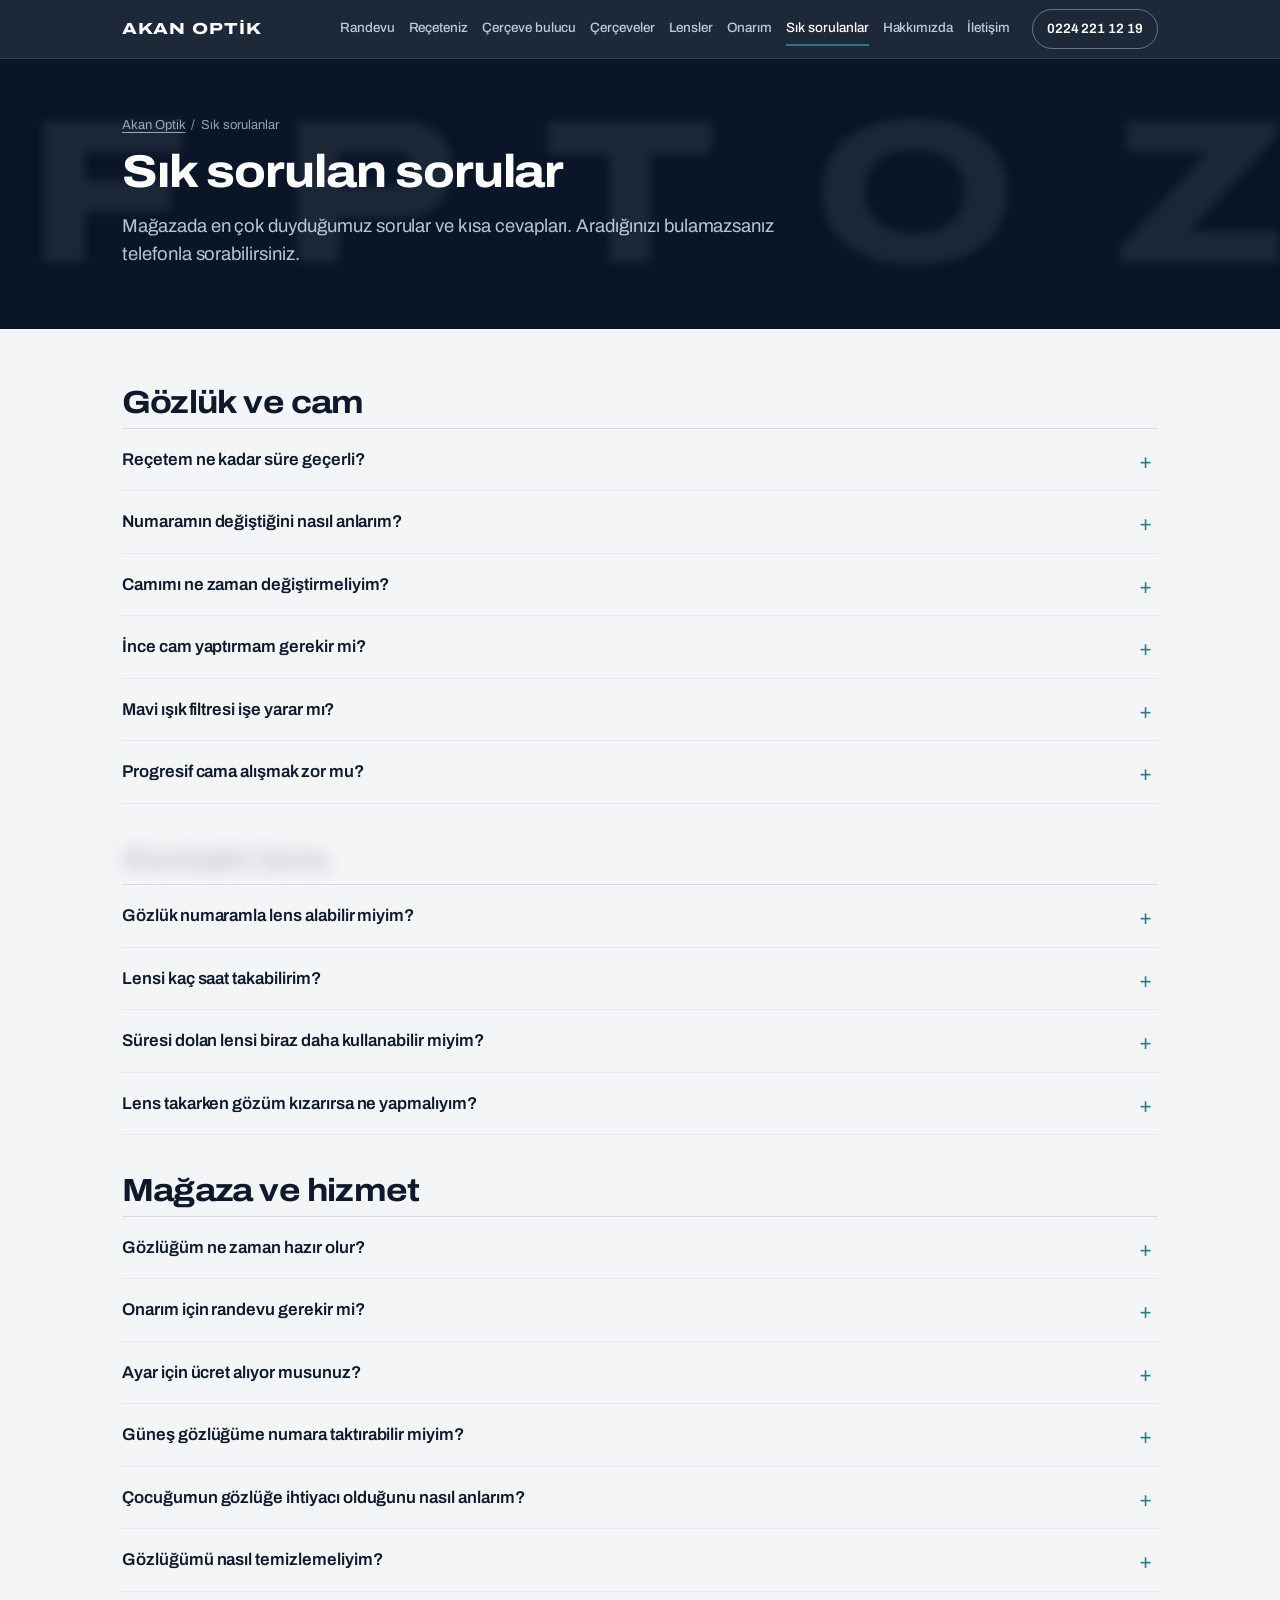
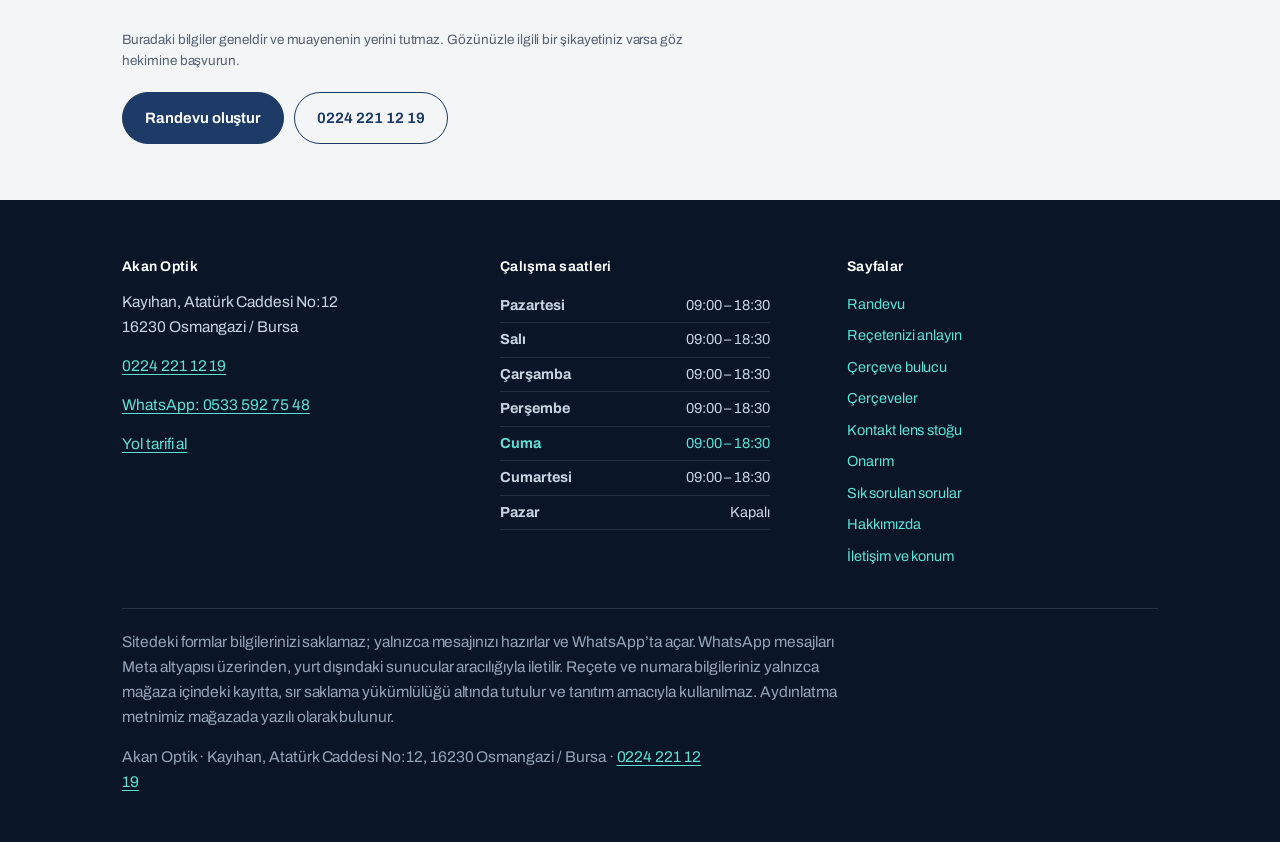
<file: sss.html>
<!DOCTYPE html>
<html lang="tr">
<head>
<meta charset="utf-8">
<script>document.documentElement.classList.add("js-odak");setTimeout(function(){if(!window.__odak)document.documentElement.classList.remove("js-odak")},3000);</script>
<meta name="viewport" content="width=device-width, initial-scale=1">
<title>Sık sorulan sorular — Akan Optik, Bursa</title>
<meta name="description" content="Reçete geçerliliği, numara değişimi, kontakt lens kullanımı, onarım ve bakım hakkında en çok sorulan sorular. Akan Optik, Setbaşı Bursa.">
<link rel="canonical" href="https://akanoptik.com/sss">
<meta property="og:title" content="Sık sorulan sorular — Akan Optik, Bursa">
<meta property="og:description" content="Reçete geçerliliği, numara değişimi, kontakt lens kullanımı, onarım ve bakım hakkında en çok sorulan sorular. Akan Optik, Setbaşı Bursa.">
<meta property="og:locale" content="tr_TR">
<link rel="preconnect" href="https://fonts.googleapis.com">
<link rel="preconnect" href="https://fonts.gstatic.com" crossorigin>
<link href="https://fonts.googleapis.com/css2?family=Archivo:wdth,wght@62..125,100..900&display=swap" rel="stylesheet">
<style>
/* =========================================================
   Akan Optik — ortak stil
   Renk: gece lacivertı, kağıt, bağa bakırı
   Tipografi: Archivo (başlık ve arayüz) + Source Serif 4 (metin)
   ========================================================= */

:root{
  --ink:#101A2B;
  --navy:#1B3A63;
  --navy-deep:#0C1C31;
  --paper:#ECECE6;
  --paper-2:#E2E2DA;
  --card:#FCFCFA;
  --copper:#A5652A;
  --muted:#5C6472;
  --line:#C8C8BE;
  --line-soft:#DCDCD3;
  --maxw:1080px;
  --r:3px;
}

*{box-sizing:border-box}
html{scroll-behavior:smooth}
@media (prefers-reduced-motion:reduce){html{scroll-behavior:auto} *{animation:none!important;transition:none!important}}

body{
  margin:0;background:var(--paper);color:var(--ink);
  font-family:"Source Serif 4",Georgia,serif;font-size:17px;line-height:1.62;
  -webkit-font-smoothing:antialiased;
}
h1,h2,h3,h4,.ui,button,input,select,textarea,nav,label,th,.mono{
  font-family:"Archivo",system-ui,-apple-system,"Segoe UI",sans-serif;
}
h1{font-size:clamp(30px,5vw,46px);line-height:1.08;font-weight:700;letter-spacing:-.025em;margin:0 0 14px}
h2{font-size:clamp(23px,3.4vw,32px);line-height:1.14;font-weight:700;letter-spacing:-.02em;margin:0 0 10px}
h3{font-size:18px;font-weight:600;letter-spacing:-.01em;margin:0 0 6px}
p{margin:0 0 14px;max-width:66ch}
a{color:var(--navy);text-decoration-thickness:1px;text-underline-offset:3px}
a:focus-visible,button:focus-visible,input:focus-visible,select:focus-visible,textarea:focus-visible{
  outline:2px solid var(--copper);outline-offset:3px;
}
.wrap{max-width:var(--maxw);margin:0 auto;padding:0 22px}
.lede{font-size:19px;color:var(--muted);max-width:62ch}
.note{font-size:13.5px;color:var(--muted);line-height:1.55;max-width:72ch}

/* ---------- üst çubuk ---------- */
.topbar{position:sticky;top:0;z-index:40;background:var(--navy-deep);color:#E3E9F0;border-bottom:1px solid rgba(255,255,255,.1)}
.topbar .wrap{display:flex;align-items:center;gap:18px;height:58px}
.brand{font-family:"Archivo",system-ui,-apple-system,"Segoe UI",sans-serif;font-weight:800;letter-spacing:.05em;font-size:16px;color:#fff;text-decoration:none;white-space:nowrap}
.topnav{display:flex;gap:14px;margin-left:auto;overflow-x:auto;scrollbar-width:none}
.topnav::-webkit-scrollbar{display:none}
.topnav a{font-size:13px;font-weight:500;color:#BCCADB;text-decoration:none;white-space:nowrap;padding:5px 0;border-bottom:2px solid transparent}
.topnav a:hover{color:#fff}
.topnav a[aria-current=page]{color:#fff;border-bottom-color:var(--copper)}
.callbtn{margin-left:4px;background:var(--copper);color:#fff;text-decoration:none;font-family:"Archivo",system-ui,-apple-system,"Segoe UI",sans-serif;font-weight:600;font-size:13.5px;padding:8px 14px;border-radius:var(--r);white-space:nowrap}
.menubtn{display:none}
@media(max-width:860px){
  .topbar .wrap{height:56px}
  .callbtn{display:none}
  .menubtn{display:block;margin-left:auto;background:transparent;color:#fff;border:1px solid rgba(255,255,255,.35);
    border-radius:var(--r);font-family:"Archivo",system-ui,-apple-system,"Segoe UI",sans-serif;font-size:14px;font-weight:600;padding:8px 14px;cursor:pointer}
  .menubtn[aria-expanded=true]{background:#fff;color:var(--navy-deep);border-color:#fff}
  .topnav{display:none;position:absolute;left:0;right:0;top:56px;margin:0;padding:6px 22px 16px;
    background:var(--navy-deep);border-bottom:1px solid rgba(255,255,255,.12);flex-direction:column;gap:0;overflow:visible}
  body.menuAcik .topnav{display:flex}
  .topnav a{font-size:17px;padding:13px 0;border-bottom:1px solid rgba(255,255,255,.08);color:#DCE5EF}
  .topnav a[aria-current=page]{border-bottom-color:rgba(255,255,255,.08);color:#fff;box-shadow:inset 3px 0 0 var(--copper);padding-left:12px}
}

/* ---------- sayfa başlığı ---------- */
.pagehead{padding:52px 0 34px;border-bottom:1px solid var(--line-soft)}
.crumb{font-family:"Archivo",system-ui,-apple-system,"Segoe UI",sans-serif;font-size:13px;color:var(--muted);margin-bottom:12px}
.crumb a{color:var(--muted)}

/* ---------- ana sayfa kahramanı ---------- */
.hero{padding:64px 0 0}
.wordmark{
  background:var(--card);border:1px solid var(--line);
  padding:clamp(46px,8vw,92px) 24px;text-align:center;
}
.wordmark .rule{width:52px;height:2px;background:var(--copper);margin:0 auto 30px}
.wordmark .n1,.wordmark .n2{
  font-family:"Archivo",system-ui,-apple-system,"Segoe UI",sans-serif;font-weight:800;text-transform:uppercase;color:var(--ink);
  margin:0;line-height:.95;max-width:none;
}
.n1{font-size:clamp(50px,12vw,116px);letter-spacing:.12em;text-indent:.12em}
.n2{font-size:clamp(17px,3.6vw,34px);letter-spacing:.2em;text-indent:.2em;margin-top:14px;font-weight:600;color:var(--navy)}
.wordmark .sub{
  font-family:"Source Serif 4";font-size:16px;color:var(--muted);
  margin:28px auto 0;max-width:44ch;
}

/* ---------- bilgi şeridi ---------- */
.infostrip{display:grid;grid-template-columns:repeat(3,1fr);border:1px solid var(--line);border-top:0;background:var(--card)}
@media(max-width:760px){.infostrip{grid-template-columns:1fr}}
.infostrip div{padding:20px 24px;border-right:1px solid var(--line-soft)}
.infostrip div:last-child{border-right:0}
@media(max-width:760px){.infostrip div{border-right:0;border-bottom:1px solid var(--line-soft)}.infostrip div:last-child{border-bottom:0}}
.infostrip h4{font-family:"Archivo",system-ui,-apple-system,"Segoe UI",sans-serif;font-size:12px;font-weight:600;letter-spacing:.02em;color:var(--muted);margin:0 0 6px}
.infostrip p{margin:0;font-size:15.5px;line-height:1.5}
.infostrip a{text-decoration:none}
.infostrip a:hover{text-decoration:underline}
.dot{width:7px;height:7px;border-radius:50%;background:#2F7D4F;display:inline-block;margin-right:7px;vertical-align:2px}
.dot.shut{background:#989890}

/* ---------- hizmet bağlantıları ---------- */
.cards{display:grid;grid-template-columns:repeat(3,1fr);gap:1px;background:var(--line-soft);border:1px solid var(--line)}
@media(max-width:860px){.cards{grid-template-columns:repeat(2,1fr)}}
@media(max-width:560px){.cards{grid-template-columns:1fr}}
.cards a{
  background:var(--card);padding:26px 24px 28px;text-decoration:none;color:var(--ink);display:block;
}
.cards a:hover{background:#fff}
.cards h3{margin-bottom:5px;color:var(--navy)}
.cards p{font-size:15px;color:var(--muted);margin:0;max-width:34ch}

/* ---------- düğmeler ---------- */
.btn{display:inline-block;font-family:"Archivo",system-ui,-apple-system,"Segoe UI",sans-serif;font-weight:600;font-size:15px;padding:12px 20px;
  border-radius:var(--r);border:1px solid var(--navy);background:var(--navy);color:#fff;text-decoration:none;cursor:pointer}
.btn:hover{background:var(--navy-deep);border-color:var(--navy-deep)}
.btn.ghost{background:transparent;color:var(--navy)}
.btn.ghost:hover{background:rgba(27,58,99,.07)}
.btn.copper{background:var(--copper);border-color:var(--copper)}
.btn.copper:hover{filter:brightness(.92)}
.btnrow{display:flex;flex-wrap:wrap;gap:10px;margin-top:20px}

/* ---------- bölümler, form ---------- */
.block{padding:56px 0}
.block.tight{padding:38px 0}
.panel{background:var(--card);border:1px solid var(--line);border-radius:var(--r);padding:26px}
.grid2{display:grid;grid-template-columns:1fr 1fr;gap:16px}
.grid3{display:grid;grid-template-columns:repeat(3,1fr);gap:16px}
.split{display:grid;grid-template-columns:1.05fr .95fr;gap:36px;align-items:start}
@media(max-width:820px){.grid2,.grid3,.split{grid-template-columns:1fr}}
.field{display:block;margin-bottom:14px}
.field span{display:block;font-size:13.5px;font-weight:600;margin-bottom:5px}
input[type=text],input[type=tel],input[type=date],select,textarea{
  width:100%;padding:10px 12px;font-size:15.5px;font-family:"Archivo",system-ui,-apple-system,"Segoe UI",sans-serif;
  border:1px solid var(--line);border-radius:var(--r);background:#fff;color:var(--ink);
}
textarea{min-height:88px;resize:vertical}
.consent{display:flex;gap:10px;align-items:flex-start;margin:16px 0 4px;font-size:13.5px;color:var(--muted);font-family:"Archivo",system-ui,-apple-system,"Segoe UI",sans-serif}
.consent input{margin-top:4px;flex:0 0 auto}

/* ---------- reçete ---------- */
.rxtable{width:100%;border-collapse:collapse;margin-bottom:6px}
.rxtable th{font-size:12.5px;font-weight:600;text-align:left;padding:0 6px 6px;color:var(--muted)}
.rxtable td{padding:0 6px 8px}
.rxtable td:first-child,.rxtable th:first-child{width:52px;padding-left:0;font-family:"Archivo",system-ui,-apple-system,"Segoe UI",sans-serif;font-weight:600;font-size:14px}
.out{border-left:3px solid var(--copper);padding:2px 0 2px 16px}
.out h4{font-family:"Archivo",system-ui,-apple-system,"Segoe UI",sans-serif;font-size:15px;margin:0 0 4px;font-weight:600}
.out p{margin:0 0 12px;font-size:15.5px}
.out .empty{color:var(--muted)}
.gloss{border-top:1px solid var(--line-soft);margin-top:28px;padding-top:22px}
.gloss dl{margin:0;display:grid;grid-template-columns:104px 1fr;gap:8px 18px;font-size:15px}
.gloss dt{font-family:"Archivo",system-ui,-apple-system,"Segoe UI",sans-serif;font-weight:600;font-size:14px}
.gloss dd{margin:0;color:var(--muted)}
@media(max-width:600px){.gloss dl{grid-template-columns:1fr;gap:2px}.gloss dd{margin-bottom:10px}}

/* ---------- bulucu ---------- */
.qcard{background:var(--card);border:1px solid var(--line);padding:28px}
.qstep{font-family:"Archivo",system-ui,-apple-system,"Segoe UI",sans-serif;font-size:13px;color:var(--muted);margin-bottom:8px}
.opts{display:grid;grid-template-columns:repeat(2,1fr);gap:10px;margin-top:18px}
@media(max-width:620px){.opts{grid-template-columns:1fr}}
.opt{text-align:left;background:var(--paper);border:1px solid var(--line);border-radius:var(--r);
  padding:13px 15px;cursor:pointer;font-size:15px;font-weight:500;color:var(--ink)}
.opt:hover{border-color:var(--navy);background:#fff}
.opt small{display:block;font-weight:400;color:var(--muted);font-size:13px;margin-top:2px}
.qbar{height:3px;background:var(--paper-2);margin-top:22px}
.qbar i{display:block;height:3px;background:var(--copper);width:0;transition:width .25s ease}

/* ---------- çerçeveler ---------- */
.filters{display:flex;flex-wrap:wrap;gap:8px;margin-bottom:22px}
.chip{font-family:"Archivo",system-ui,-apple-system,"Segoe UI",sans-serif;font-size:13.5px;font-weight:500;padding:7px 14px;border:1px solid var(--line);
  background:var(--card);border-radius:999px;cursor:pointer;color:var(--ink)}
.chip[aria-pressed=true]{background:var(--navy);border-color:var(--navy);color:#fff}
.frames{display:grid;grid-template-columns:repeat(4,1fr);gap:16px}
@media(max-width:900px){.frames{grid-template-columns:repeat(2,1fr)}}
@media(max-width:460px){.frames{grid-template-columns:1fr}}
.frame{background:var(--card);border:1px solid var(--line);padding:16px;display:flex;flex-direction:column}
.frame svg{width:100%;height:60px;display:block;margin:4px 0 12px}
.frame .code{font-family:"Archivo",system-ui,-apple-system,"Segoe UI",sans-serif;font-weight:700;font-size:15px}
.frame .meta{font-size:13.5px;color:var(--muted);margin:2px 0 12px;line-height:1.45}
.frame button{margin-top:auto}
.stock{font-family:"Archivo",system-ui,-apple-system,"Segoe UI",sans-serif;font-size:12px;font-weight:600;color:var(--navy);margin-bottom:10px}
.stock.no{color:var(--muted)}

/* ---------- onarım ---------- */
.jobs{list-style:none;padding:0;margin:0;border-top:1px solid var(--line-soft)}
.jobs li{display:flex;justify-content:space-between;gap:18px;align-items:baseline;padding:12px 0;border-bottom:1px solid var(--line-soft)}
.jobs b{font-family:"Archivo",system-ui,-apple-system,"Segoe UI",sans-serif;font-weight:600;font-size:15.5px}
.jobs span{font-family:"Archivo",system-ui,-apple-system,"Segoe UI",sans-serif;font-size:13px;color:var(--muted);white-space:nowrap}

/* ---------- alt bilgi ---------- */
.foot{background:var(--navy-deep);color:#C9D4E2;padding:56px 0 34px;margin-top:56px}
.foot h3{color:#fff;font-size:14px;letter-spacing:.02em;margin-bottom:10px}
.foot a{color:#E4CBAE}
.foot p{font-size:15.5px}
.footgrid{display:grid;grid-template-columns:1.1fr 1fr 1fr;gap:36px}
@media(max-width:820px){.footgrid{grid-template-columns:1fr;gap:28px}}
.hours{list-style:none;padding:0;margin:0;font-family:"Archivo",system-ui,-apple-system,"Segoe UI",sans-serif;font-size:14.5px}
.hours li{display:flex;justify-content:space-between;padding:5px 0;border-bottom:1px solid rgba(255,255,255,.1);max-width:270px}
.hours li.today b{color:#fff}
.footnav{list-style:none;padding:0;margin:0;font-family:"Archivo",system-ui,-apple-system,"Segoe UI",sans-serif;font-size:14.5px}
.footnav li{padding:4px 0}
.footnav a{color:#C9D4E2;text-decoration:none}
.footnav a:hover{text-decoration:underline;color:#fff}
.legal{border-top:1px solid rgba(255,255,255,.12);margin-top:36px;padding-top:20px;font-size:13px;color:#93A3B8}
.legal a{color:#BCCADB}
.map{width:100%;aspect-ratio:16/10;border:1px solid var(--line)}

.toast{position:fixed;left:50%;bottom:24px;transform:translateX(-50%);background:var(--ink);color:#fff;
  font-family:"Archivo",system-ui,-apple-system,"Segoe UI",sans-serif;font-size:14px;padding:11px 18px;border-radius:var(--r);z-index:60;opacity:0;pointer-events:none;transition:opacity .2s}
.toast.on{opacity:1}

/* ---------- stok tablosu (lensler) ---------- */
.stoktab{width:100%;border-collapse:collapse;background:var(--card);border:1px solid var(--line)}
.stoktab th{font-family:"Archivo",system-ui,-apple-system,"Segoe UI",sans-serif;font-size:12.5px;font-weight:600;color:var(--muted);
  text-align:left;padding:12px 14px;border-bottom:1px solid var(--line)}
.stoktab td{padding:13px 14px;border-bottom:1px solid var(--line-soft);font-size:15px;vertical-align:middle}
.stoktab tr:last-child td{border-bottom:0}
.stoktab td b{font-family:"Archivo",system-ui,-apple-system,"Segoe UI",sans-serif;font-weight:600;font-size:15px}
.stoktab td small{display:block;color:var(--muted);font-size:13px;margin-top:2px}
.stoktab td.ok{font-family:"Archivo",system-ui,-apple-system,"Segoe UI",sans-serif;font-size:13.5px;font-weight:600;color:var(--navy)}
.stoktab td.no{font-family:"Archivo",system-ui,-apple-system,"Segoe UI",sans-serif;font-size:13.5px;font-weight:600;color:var(--muted)}
.btn.small{padding:7px 14px;font-size:13.5px}
@media(max-width:760px){
  .stoktab thead{display:none}
  .stoktab tr{display:block;border-bottom:1px solid var(--line);padding:12px 0}
  .stoktab td{display:flex;justify-content:space-between;gap:14px;border:0;padding:4px 14px}
  .stoktab td:before{content:attr(data-l);font-family:"Archivo",system-ui,-apple-system,"Segoe UI",sans-serif;font-size:13px;color:var(--muted)}
}
.frame img{width:100%;height:120px;object-fit:contain;display:block;margin:2px 0 12px;background:#fff}


/* ---------- mağazada listesi ---------- */
.magaza{list-style:none;padding:0;margin:0}
.magaza li{position:relative;padding:11px 0 11px 26px;border-bottom:1px solid var(--line-soft);font-size:16.5px}
.magaza li:last-child{border-bottom:0}
.magaza li:before{content:"";position:absolute;left:0;top:20px;width:13px;height:1.5px;background:var(--copper)}

/* ---------- lacivert şerit ---------- */
.band{background:var(--navy-deep);color:#D3DEEA;padding:48px 0;border-top:0}
.band h2{color:#fff}
.band p{color:#BCCADB}
.band .btn{background:var(--copper);border-color:var(--copper)}
.band .btn.ghost{background:transparent;color:#E4CBAE;border-color:#40567A}

/* ---------- reçete görseli ---------- */
.rxvis{background:var(--card);border:1px solid var(--line);padding:22px 18px}
.rxvis svg{width:100%;height:auto;display:block}
.rxkey{list-style:none;padding:0;margin:22px 0 0;display:grid;gap:14px}
.rxkey li{display:grid;grid-template-columns:30px 1fr;gap:13px;align-items:start}
.rxkey .no{width:26px;height:26px;border-radius:50%;background:var(--navy);color:#fff;
  font-family:"Archivo",system-ui,-apple-system,"Segoe UI",sans-serif;font-size:13.5px;font-weight:700;display:flex;align-items:center;justify-content:center;margin-top:2px}
.rxkey b{font-family:"Archivo",system-ui,-apple-system,"Segoe UI",sans-serif;font-size:15.5px;font-weight:600;display:block;margin-bottom:2px}
.rxkey p{margin:0;font-size:16px}

/* ---------- sık sorulanlar ---------- */
.sss{border-top:1px solid var(--line)}
.sss details{border-bottom:1px solid var(--line-soft)}
.sss summary{font-family:"Archivo",system-ui,-apple-system,"Segoe UI",sans-serif;font-size:17px;font-weight:600;padding:17px 34px 17px 0;
  cursor:pointer;list-style:none;position:relative}
.sss summary::-webkit-details-marker{display:none}
.sss summary:after{content:"+";position:absolute;right:6px;top:15px;font-size:21px;font-weight:400;color:var(--copper)}
.sss details[open] summary:after{content:"\2212"}
.sss details[open] summary{color:var(--navy)}
.sss .cevap{padding:0 40px 20px 0}
.sss .cevap p{margin:0 0 10px}
.sss .cevap p:last-child{margin:0}
.sssgrup{margin-bottom:38px}
.sssgrup h2{margin-bottom:6px}

/* ---------- göz görseli ve bulanıklık benzetimi ---------- */
.gorselIki{display:grid;grid-template-columns:1fr 1fr;gap:18px;margin-top:22px}
@media(max-width:820px){.gorselIki{grid-template-columns:1fr}}
.gkutu{background:var(--card);border:1px solid var(--line);padding:18px}
.gkutu h3{margin-bottom:4px}
.gkutu .alt{font-size:13.5px;color:var(--muted);margin:0 0 14px}
.gkutu svg{width:100%;height:auto;display:block}
.simDis{overflow:hidden;background:#DCE4EC;border:1px solid var(--line-soft)}
.simOrta{will-change:filter}
.gozSecim{display:flex;gap:8px;margin-bottom:14px}
.gozSecim button{font-family:"Archivo",system-ui,-apple-system,"Segoe UI",sans-serif;font-size:13.5px;font-weight:600;padding:7px 15px;
  border:1px solid var(--line);background:var(--card);border-radius:999px;cursor:pointer;color:var(--ink)}
.gozSecim button[aria-pressed=true]{background:var(--navy);border-color:var(--navy);color:#fff}
.odakEtiket{font-family:"Archivo",system-ui,-apple-system,"Segoe UI",sans-serif;font-size:12.5px;font-weight:600}

/* ---------- gelişmiş bulucu sonucu ---------- */
.sonucUst{background:var(--navy-deep);color:#D6E2EA;padding:20px;margin-top:22px}
.sonucUst h3{color:#fff;font-size:19px;margin:0 0 4px}
.sonucUst p{color:#BCCADB;margin:0;font-size:15px}
.puanlar{display:grid;grid-template-columns:repeat(3,1fr);gap:14px;margin-top:16px}
@media(max-width:700px){.puanlar{grid-template-columns:1fr}}
.puan{background:var(--card);border:1px solid var(--line);padding:16px}
.puan .sira{font-family:"Archivo",system-ui,-apple-system,"Segoe UI",sans-serif;font-size:11.5px;font-weight:700;letter-spacing:.08em;color:var(--copper);margin-bottom:6px}
.puan svg{width:100%;height:56px;margin:2px 0 10px}
.puan b{font-family:"Archivo",system-ui,-apple-system,"Segoe UI",sans-serif;font-size:16px;display:block;margin-bottom:4px}
.puan p{font-size:14.5px;color:var(--muted);margin:0}
.cubuk{height:4px;background:var(--paper-2);margin-top:10px}
.cubuk i{display:block;height:4px;background:var(--navy)}
.oneriler{border-top:1px solid var(--line-soft);margin-top:24px;padding-top:20px}
.oneriler dl{display:grid;grid-template-columns:130px 1fr;gap:10px 18px;margin:0;font-size:15.5px}
.oneriler dt{font-family:"Archivo",system-ui,-apple-system,"Segoe UI",sans-serif;font-weight:600;font-size:14px;color:var(--muted)}
.oneriler dd{margin:0}
@media(max-width:600px){.oneriler dl{grid-template-columns:1fr;gap:2px}.oneriler dd{margin-bottom:12px}}

/* ---------- kısa sözlük kartı ---------- */
.kisaliste{margin:0;display:grid;grid-template-columns:64px 1fr;gap:12px 18px;font-size:16px}
.kisaliste dt{font-family:"Archivo",system-ui,-apple-system,"Segoe UI",sans-serif;font-weight:700;font-size:14px;color:var(--navy);
  border-right:1px solid var(--line-soft);padding-right:14px}
.kisaliste dd{margin:0;color:var(--muted)}

/* ---------- markalar ---------- */
.markalar{padding-top:8px}
.markagrid{display:grid;grid-template-columns:1.6fr 1fr 1fr;gap:1px;background:var(--line-soft);border:1px solid var(--line)}
@media(max-width:700px){.markagrid{grid-template-columns:1fr}}
.markagrid div{background:var(--card);padding:16px 20px}
.markagrid h4{font-family:"Archivo",system-ui,-apple-system,"Segoe UI",sans-serif;font-size:12px;font-weight:600;color:var(--muted);margin:0 0 4px;letter-spacing:.02em}
.markagrid p{font-family:"Archivo",system-ui,-apple-system,"Segoe UI",sans-serif;font-size:15.5px;font-weight:600;margin:0;color:var(--ink);max-width:none}

/* ---------- lens sayfası filtreleri ---------- */
.lensAra{display:flex;flex-wrap:wrap;gap:14px;align-items:flex-end;margin-bottom:18px}
.lensAra .field{margin:0;max-width:220px}
.lensAra .filters{margin:0}
.stoktab td.aralik b{font-family:"Archivo",system-ui,-apple-system,"Segoe UI",sans-serif;font-weight:600;font-size:14.5px;display:block}
.stoktab td.aralik small{display:block;color:var(--muted);font-size:12px;margin-top:2px;line-height:1.4}


/* ---------- ana sayfa: yıl satırı ---------- */
.wordmark .yil{font-family:"Archivo",system-ui,-apple-system,"Segoe UI",sans-serif;font-size:15px;font-weight:600;color:var(--copper);
  margin:22px auto 0;letter-spacing:.01em;max-width:none}
.wordmark .yil + .sub{margin-top:10px}

/* ---------- stok boşken ---------- */
.bosstok{background:var(--card);border:1px solid var(--line);padding:26px;max-width:640px}
.bosstok h3{margin-bottom:6px}
.bosstok p{color:var(--muted);margin-bottom:4px}

/* ---------- mobil hızlı iletişim çubuğu ---------- */
.eylem{display:none}
@media(max-width:860px){
  .eylem{display:grid;grid-template-columns:1fr 1.2fr 1fr;position:fixed;left:0;right:0;bottom:0;z-index:50;
    background:#fff;border-top:1px solid var(--line);box-shadow:0 -2px 10px rgba(12,28,49,.08);
    padding:8px 10px calc(8px + env(safe-area-inset-bottom));gap:8px}
  .eylem a{display:flex;align-items:center;justify-content:center;min-height:46px;border-radius:var(--r);
    font-family:"Archivo",system-ui,-apple-system,"Segoe UI",sans-serif;font-weight:700;font-size:15px;text-decoration:none;color:var(--navy);border:1px solid var(--line)}
  .eylem a.wa{background:var(--navy);color:#fff;border-color:var(--navy)}
  body{padding-bottom:72px}
}

/* ---------- mobilde daha sıkı düzen ---------- */
@media(max-width:600px){
  body{font-size:16.5px}
  .hero{padding:22px 0 0}
  .wordmark{padding:34px 18px 30px}
  .wordmark .rule{margin-bottom:20px}
  .wordmark .sub{font-size:15.5px;margin-top:8px}
  .pagehead{padding:28px 0 22px}
  .lede{font-size:17px}
  .block{padding:38px 0}
  .block.tight{padding:26px 0}
  .band{padding:36px 0}
  .btnrow .btn{flex:1 1 auto;text-align:center}
  .foot{margin-top:24px}
}

.stoktab .urun small{display:block}
@media(max-width:760px){.stoktab .urun{text-align:right}}

/* =====================================================================
   TASARIM 2 — "Netleşme"
   Her şey odağa gelir: yazılar bulanıktan netleşir, mercek göz tablosunu
   keskinleştirir. Hareket dili yalnızca odak; kayma/zıplama yok.
   Tek aile: Archivo (genişlik ekseni 62–125, ağırlık 100–900).
   ===================================================================== */
:root{
  --ink:#0E1A2B;
  --navy:#1D3B66;
  --navy-deep:#0A1628;
  --night:#0A1628;
  --paper:#F4F5F7;
  --paper-2:#E9ECF0;
  --card:#FFFFFF;
  --copper:#237C86;          /* eski bakır yerine: koyu kaplama turkuazı */
  --muted:#566173;
  --line:#D6DBE2;
  --line-soft:#E5E8EC;
  --coat-a:#5EE0D6;          /* antirefle kaplama yansıması: yalnızca koyu zeminde */
  --coat-b:#A393FF;
  --r:6px;
}
body{font-family:"Archivo",system-ui,-apple-system,"Segoe UI",sans-serif;font-size:16.5px;line-height:1.62;
  font-stretch:100%;letter-spacing:-.003em}
h1,h2{font-stretch:112%;letter-spacing:-.025em}
h1{font-weight:750}
h2{font-weight:720}
h3{font-weight:650}
.lede{font-size:18.5px;line-height:1.55}
.btn{border-radius:999px;padding:13px 22px;font-weight:650;transition:background .2s,border-color .2s,color .2s}
.btn.small{padding:7px 15px}
.panel,.qcard,.frame,.bosstok,.stoktab,.markagrid,.gkutu,.rxvis,.infostrip{border-radius:var(--r)}
.stoktab,.markagrid,.infostrip{overflow:hidden}
.topbar{background:rgba(10,22,40,.92);backdrop-filter:saturate(1.2) blur(10px);-webkit-backdrop-filter:saturate(1.2) blur(10px)}
.brand{font-stretch:125%;font-weight:800;letter-spacing:.06em}
.callbtn{border-radius:999px;background:transparent;border:1px solid rgba(255,255,255,.35)}
.callbtn:hover{background:#fff;color:var(--night)}
@media(min-width:861px){.topnav a{font-size:13.5px}}

/* ---------- iç sayfa başlığı: koyu şerit, arkada bulanık tablo harfleri ---------- */
.pagehead{background:var(--night);color:#fff;border-bottom:0;position:relative;overflow:hidden;padding:56px 0 46px}
.pagehead h1{color:#fff;position:relative}
.pagehead .lede{color:#B7C4D6;position:relative}
.pagehead .crumb,.pagehead .crumb a{color:#8FA2BA;position:relative}
.pagehead::after{content:"E F P T O Z";position:absolute;right:-2%;top:50%;transform:translateY(-50%);
  font-stretch:125%;font-weight:800;font-size:clamp(90px,16vw,210px);letter-spacing:.08em;white-space:nowrap;
  color:rgba(255,255,255,.07);filter:blur(5px);pointer-events:none}
.pagehead .btnrow .btn{background:#fff;color:var(--night);border-color:#fff}
.pagehead .btnrow .btn.ghost{background:transparent;color:#fff;border-color:rgba(255,255,255,.4)}
@media(max-width:600px){.pagehead{padding:32px 0 28px}}

/* ---------- açık düğmeler (koyu zemin) ---------- */
.btn.acik{background:#fff;color:var(--night);border-color:#fff}
.btn.acik:hover{background:#DDF7F4;border-color:#DDF7F4}
.btn.cizgi{background:transparent;color:#fff;border-color:rgba(255,255,255,.38)}
.btn.cizgi:hover{border-color:#fff;background:rgba(255,255,255,.06)}

/* ============================ SAHNE (ana sayfa) ============================ */
.sahne{position:relative;background:var(--night);color:#fff;overflow:hidden;padding:84px 0 0;isolation:isolate}
.sahne-ic{position:relative;z-index:3;max-width:var(--maxw)}
.tablo{position:absolute;inset:0;z-index:1;--lx:70%;--ly:45%;--lr:120px}
.tablo-kat{position:absolute;top:0;bottom:0;right:0;width:58%;display:flex;flex-direction:column;
  justify-content:center;align-items:center;gap:.28em;font-stretch:125%;font-weight:700;line-height:1;
  user-select:none;padding:40px 0}
.tablo-kat span{display:block;letter-spacing:.3em;text-indent:.3em;white-space:nowrap}
.tablo-kat .s1{font-size:150px}.tablo-kat .s2{font-size:96px}.tablo-kat .s3{font-size:66px}
.tablo-kat .s4{font-size:46px}.tablo-kat .s5{font-size:34px}.tablo-kat .s6{font-size:25px}.tablo-kat .s7{font-size:19px}
.tablo-bulanik{color:rgba(255,255,255,.13);filter:blur(7px)}
.tablo-net{color:rgba(255,255,255,.62);
  clip-path:circle(var(--lr) at var(--lx) var(--ly));
  transform:scale(1.16);transform-origin:var(--lx) var(--ly)}
.mercek{position:absolute;left:var(--mx,70%);top:var(--my,45%);width:calc(var(--lr) * 2.32);height:calc(var(--lr) * 2.32);
  transform:translate(-50%,-50%);border-radius:50%;pointer-events:none;
  box-shadow:inset 0 0 0 2px rgba(255,255,255,.55),inset 0 0 38px rgba(94,224,214,.18),0 18px 60px rgba(0,0,0,.35)}
.mercek::before{content:"";position:absolute;inset:-5px;border-radius:50%;padding:5px;
  background:conic-gradient(from 210deg,var(--coat-a),var(--coat-b),rgba(255,255,255,.15) 40%,var(--coat-a) 70%,var(--coat-b));
  -webkit-mask:linear-gradient(#000 0 0) content-box,linear-gradient(#000 0 0);-webkit-mask-composite:xor;mask-composite:exclude;opacity:.85}
.mercek::after{content:"";position:absolute;left:18%;top:14%;width:34%;height:18%;border-radius:50%;
  background:radial-gradient(closest-side,rgba(255,255,255,.28),transparent);transform:rotate(-28deg)}
.sahne::after{content:"";position:absolute;inset:0;z-index:2;pointer-events:none;
  background:linear-gradient(90deg,rgba(10,22,40,.96) 0%,rgba(10,22,40,.75) 38%,rgba(10,22,40,0) 62%)}

.sahne .yil{font-stretch:112%;font-weight:600;font-size:15px;color:var(--coat-a);margin:0 0 18px;letter-spacing:.01em}
.marka{margin:0;line-height:.86;font-stretch:125%;font-weight:820;letter-spacing:.015em;color:#fff}
.marka span{display:block}
.marka span:first-child{font-size:clamp(76px,13vw,168px)}
.marka span:last-child{font-size:clamp(30px,5.1vw,64px);letter-spacing:.34em;color:#C9D6E6;margin-top:.22em;font-weight:620}
.sahne-alt{font-size:19px;line-height:1.55;color:#C3CFDE;max-width:40ch;margin:28px 0 0}
.sahne .btnrow{margin-top:30px}
.sahne .infostrip{position:relative;z-index:3;margin-top:64px;border:1px solid rgba(255,255,255,.12);
  background:rgba(255,255,255,.04);backdrop-filter:blur(6px);-webkit-backdrop-filter:blur(6px);border-radius:var(--r) var(--r) 0 0;border-bottom:0}
.sahne .infostrip div{border-right-color:rgba(255,255,255,.1)}
.sahne .infostrip h4{color:#8FA2BA}
.sahne .infostrip p,.sahne .infostrip a{color:#fff}
.sahne .infostrip a:hover{color:var(--coat-a)}
@media(max-width:760px){.sahne .infostrip div{border-bottom-color:rgba(255,255,255,.1)}}

/* açılışta netleşme */
@keyframes netles{from{filter:blur(18px);opacity:0;letter-spacing:.14em}to{filter:blur(0);opacity:1}}
@keyframes netles2{from{filter:blur(10px);opacity:0}to{filter:blur(0);opacity:1}}
.js-odak .marka span:first-child{animation:netles 1.25s cubic-bezier(.2,.7,.2,1) both}
.js-odak .marka span:last-child{animation:netles 1.25s .12s cubic-bezier(.2,.7,.2,1) both}
.js-odak .sahne .yil,.js-odak .sahne-alt,.js-odak .sahne .btnrow,.js-odak .sahne .infostrip{animation:netles2 .9s cubic-bezier(.2,.7,.2,1) both}
.js-odak .sahne .yil{animation-delay:.35s}.js-odak .sahne-alt{animation-delay:.55s}
.js-odak .sahne .btnrow{animation-delay:.7s}.js-odak .sahne .infostrip{animation-delay:.85s}
.js-odak .tablo{animation:netles2 1.6s .2s ease both}

@media(max-width:860px){
  .sahne{padding-top:48px}
  .tablo-kat{width:100%;opacity:.8}
  .tablo-kat .s1{font-size:108px}.tablo-kat .s2{font-size:70px}.tablo-kat .s3{font-size:48px}
  .tablo-kat .s4{font-size:34px}.tablo-kat .s5{font-size:25px}.tablo-kat .s6{font-size:19px}.tablo-kat .s7{font-size:15px}
  .tablo{--lr:78px}
  .sahne::after{background:linear-gradient(180deg,rgba(10,22,40,.55) 0%,rgba(10,22,40,.88) 55%,rgba(10,22,40,.97) 100%)}
  .sahne-alt{font-size:17px}
  .sahne .infostrip{margin-top:40px}
}

/* ============================ kaydırınca odaklanma ============================ */
.js-odak [data-odak]{filter:blur(9px);opacity:.2;transition:filter 1s cubic-bezier(.2,.7,.2,1),opacity 1s cubic-bezier(.2,.7,.2,1)}
.js-odak [data-odak].net{filter:blur(0);opacity:1}
@media (prefers-reduced-motion:reduce){
  .js-odak [data-odak]{filter:none;opacity:1}
  .js-odak .marka span,.js-odak .sahne *,.js-odak .tablo{animation:none!important}
}

/* ============================ hizmet ikonları ============================ */
.bolum-bas{display:flex;flex-wrap:wrap;align-items:flex-end;justify-content:space-between;gap:10px 40px;margin-bottom:30px}
.bolum-bas h2{margin:0}
.bolum-bas p{margin:0;color:var(--muted);max-width:46ch}
.ikonlar{list-style:none;margin:0;padding:0;display:grid;grid-template-columns:repeat(4,1fr);
  border-top:1px solid var(--line);border-left:1px solid var(--line)}
.ikonlar li{padding:26px 22px 28px;border-right:1px solid var(--line);border-bottom:1px solid var(--line);background:var(--card);
  transition:background .25s}
.ikonlar li:hover{background:#F7FBFB}
.ikonlar svg{width:40px;height:40px;color:var(--navy);display:block;margin-bottom:16px}
.ikonlar li:hover svg{color:var(--copper)}
.ikonlar b{display:block;font-size:16.5px;font-weight:680;margin-bottom:4px;font-stretch:108%}
.ikonlar span{display:block;font-size:14.5px;color:var(--muted);line-height:1.5}
@media(max-width:900px){.ikonlar{grid-template-columns:repeat(2,1fr)}}
@media(max-width:420px){.ikonlar li{padding:20px 16px}.ikonlar b{font-size:15.5px}}

/* ============================ marka şeridi ============================ */
.kayan{background:var(--card);border-top:1px solid var(--line);border-bottom:1px solid var(--line);overflow:hidden;padding:26px 0}
.kayan-ic{display:flex;width:max-content;animation:kay 38s linear infinite}
.kayan:hover .kayan-ic{animation-play-state:paused}
.kayan-grup{display:flex;align-items:center;gap:44px;padding-right:44px}
.kayan-grup span{font-stretch:125%;font-weight:700;font-size:clamp(22px,3vw,34px);color:#243752;white-space:nowrap;letter-spacing:.01em}
.kayan-grup i{width:10px;height:10px;border-radius:50%;border:2px solid var(--copper);flex:0 0 auto}
@keyframes kay{to{transform:translateX(-50%)}}
@media (prefers-reduced-motion:reduce){.kayan-ic{animation:none;flex-wrap:wrap;width:auto}.kayan-grup+.kayan-grup{display:none}}

/* ============================ çerçeve biçimleri ============================ */
.bicimler{display:grid;grid-template-columns:repeat(4,1fr);gap:12px}
.bicimler a{display:block;text-decoration:none;color:var(--ink);background:var(--card);border:1px solid var(--line);
  border-radius:var(--r);padding:16px 10px 12px;text-align:center;transition:border-color .2s,transform .25s}
.bicimler a:hover{border-color:var(--navy);transform:translateY(-2px)}
.bicimler svg{width:100%;height:54px;display:block}
.bicimler svg *{fill:none;stroke:var(--ink);stroke-width:3;stroke-linecap:round;stroke-linejoin:round;
  stroke-dasharray:1;stroke-dashoffset:0}
.js-odak .bicimler svg *{stroke-dashoffset:1;transition:stroke-dashoffset 1.3s cubic-bezier(.4,.1,.2,1)}
.js-odak .bicimler.net svg *{stroke-dashoffset:0}
.bicimler a:nth-child(2) svg *{transition-delay:.1s}.bicimler a:nth-child(3) svg *{transition-delay:.2s}
.bicimler a:nth-child(4) svg *{transition-delay:.3s}.bicimler a:nth-child(5) svg *{transition-delay:.4s}
.bicimler a:nth-child(6) svg *{transition-delay:.5s}.bicimler a:nth-child(7) svg *{transition-delay:.6s}
.bicimler a:nth-child(8) svg *{transition-delay:.7s}
.bicimler small{display:block;font-size:13px;font-weight:600;margin-top:6px;color:var(--muted)}
.bicimler a:hover small{color:var(--navy)}
@media(max-width:560px){.bicimler{grid-template-columns:repeat(2,1fr)}}
@media (prefers-reduced-motion:reduce){.js-odak .bicimler svg *{stroke-dashoffset:0;transition:none}}

/* ============================ numara sürgüsü ============================ */
.gorus{background:var(--night);color:#fff;border-radius:var(--r);padding:26px 24px 22px;position:relative;overflow:hidden}
.gorus-tablo{display:flex;flex-direction:column;align-items:center;gap:.3em;font-stretch:125%;font-weight:700;line-height:1;
  padding:22px 0 26px;transition:filter .15s linear;will-change:filter}
.gorus-tablo span{display:block;letter-spacing:.28em;text-indent:.28em}
.gorus-tablo .g1{font-size:74px}.gorus-tablo .g2{font-size:46px}.gorus-tablo .g3{font-size:30px}
.gorus-tablo .g4{font-size:21px}.gorus-tablo .g5{font-size:15px}
.gorus label{display:flex;justify-content:space-between;align-items:baseline;font-size:14px;color:#B7C4D6;margin-bottom:6px}
.gorus label b{font-size:22px;color:#fff;font-stretch:112%;font-variant-numeric:tabular-nums}
.gorus input[type=range]{width:100%;accent-color:var(--coat-a);height:28px}
.gorus .aciklama{font-size:14.5px;color:#C3CFDE;margin:10px 0 0;min-height:44px}
.gorus .not{font-size:12.5px;color:#8FA2BA;margin:10px 0 0}

/* ============================ insanlar ============================ */
.insanlar{display:grid;grid-template-columns:1.1fr .9fr;gap:40px;align-items:center}
.kisiler{display:grid;grid-template-columns:1fr 1fr;gap:14px}
.kisi{background:var(--card);border:1px solid var(--line);border-radius:var(--r);padding:22px 20px}
.kisi .bas{width:52px;height:52px;border-radius:50%;background:var(--night);color:#fff;display:flex;align-items:center;
  justify-content:center;font-stretch:125%;font-weight:800;font-size:17px;letter-spacing:.04em;margin-bottom:14px;
  box-shadow:0 0 0 3px var(--card),0 0 0 5px var(--copper)}
.kisi b{display:block;font-size:16.5px;font-weight:680}
.kisi span{display:block;font-size:14px;color:var(--muted)}
.otuz{font-stretch:125%;font-weight:820;font-size:clamp(64px,9vw,112px);line-height:.9;color:var(--night);letter-spacing:-.01em;margin:0 0 10px}
.otuz small{display:block;font-size:.26em;font-weight:620;letter-spacing:.01em;color:var(--copper);margin-top:12px;font-stretch:112%}
@media(max-width:820px){.insanlar{grid-template-columns:1fr;gap:26px}}
@media(max-width:420px){.kisiler{grid-template-columns:1fr}}

.ipuclari{display:grid;grid-template-columns:repeat(3,1fr);gap:0;border-top:1px solid var(--line);margin-top:10px}
.ipuclari div{padding:22px 24px 6px 0}
.ipuclari div+div{padding-left:24px;border-left:1px solid var(--line)}
.ipuclari h3{font-size:16.5px;margin-bottom:6px}
.ipuclari p{font-size:15px;color:var(--muted)}
@media(max-width:760px){.ipuclari{grid-template-columns:1fr}.ipuclari div+div{padding-left:0;border-left:0;border-top:1px solid var(--line)}}

/* koyu bant yeni renklere */
.band{background:var(--night)}
.band .btn.ghost{border-color:rgba(255,255,255,.38);color:#fff}
.foot{background:var(--night);margin-top:0}
.foot a{color:var(--coat-a)}
.hours li.today b,.hours li.today span{color:var(--coat-a)}
.eylem a.wa{background:var(--night);border-color:var(--night)}
.js-odak .pagehead h1{animation:netles2 1s .05s cubic-bezier(.2,.7,.2,1) both}
.js-odak .pagehead .lede,.js-odak .pagehead .crumb,.js-odak .pagehead .btnrow{animation:netles2 1s .25s cubic-bezier(.2,.7,.2,1) both}
@media (prefers-reduced-motion:reduce){.js-odak .pagehead *{animation:none!important}}

/* ---------- düzeltmeler: telefonda tablo görünür bir şerit, kişi kartları yatay ---------- */
.otuz small{font-size:.2em;font-weight:600}
.kisi{display:grid;grid-template-columns:auto 1fr;column-gap:14px;align-items:center}
.kisi .bas{grid-row:span 2;margin:0}
.kisi b{align-self:end}.kisi span{align-self:start}
@media(max-width:860px){
  .tablo{position:relative;inset:auto;height:270px;margin:-18px 0 6px;--lr:62px;
    -webkit-mask-image:linear-gradient(180deg,#000 62%,transparent);mask-image:linear-gradient(180deg,#000 62%,transparent)}
  .tablo-kat{padding:10px 0;justify-content:flex-start;gap:.22em}
  .tablo-kat .s1{font-size:76px}.tablo-kat .s2{font-size:50px}.tablo-kat .s3{font-size:35px}
  .tablo-kat .s4{font-size:26px}.tablo-kat .s5{font-size:20px}.tablo-kat .s6{font-size:15px}.tablo-kat .s7{font-size:12px}
  .tablo-bulanik{color:rgba(255,255,255,.16)}
  .sahne::after{display:none}
  .sahne{padding-top:26px}
}
#apptForm .grid3{grid-template-columns:1fr 1fr 1.3fr}
@media(max-width:700px){#apptForm .grid3{grid-template-columns:1fr}}

/* =====================================================================
   SAHNE 2 — açıklamasız, daha büyük, tüm tarayıcılarda aynı
   ===================================================================== */
/* mercek ve net katman artık JS ile doğrudan konumlanır */
.tablo-net{clip-path:circle(0px at 50% 50%);-webkit-clip-path:circle(0px at 50% 50%);transform-origin:50% 50%}
.mercek{left:0;top:0;transform:none;opacity:0;transition:opacity .8s ease;will-change:transform}
.tablo.hazir .mercek{opacity:1}
.mercek::before{animation:don 10s linear infinite}
@keyframes don{to{transform:rotate(1turn)}}
.tablo-net span{text-shadow:-3px 0 rgba(94,224,214,.45),3px 0 rgba(163,147,255,.42)}
.tablo-net{color:rgba(255,255,255,.82)}

/* çerçeve çizimleri: pathLength yerine sabit uzunluk (Firefox dahil her yerde çalışır) */
.bicimler svg *{stroke-dasharray:420;stroke-dashoffset:0}
.js-odak .bicimler svg *{stroke-dashoffset:420;transition:stroke-dashoffset 1.6s cubic-bezier(.4,.1,.2,1)}
.js-odak .bicimler.net svg *{stroke-dashoffset:0}

/* sahne düzeni: ekranı dolduran, adı merkeze alan */
.sahne{min-height:calc(100vh - 58px);min-height:calc(100svh - 58px);display:flex;flex-direction:column;padding-top:0}
.sahne > .wrap{width:100%}
.sahne-ic{flex:1;display:flex;flex-direction:column;justify-content:center;padding-top:64px;padding-bottom:28px}
.sahne::before{content:"";position:absolute;inset:0;z-index:0;pointer-events:none;
  background:radial-gradient(ellipse 42% 55% at 76% 46%,rgba(94,224,214,.10),transparent 70%),
             radial-gradient(ellipse 30% 40% at 88% 70%,rgba(163,147,255,.10),transparent 70%)}
.tablo{--lr:150px}
.tablo-kat .s1{font-size:184px}.tablo-kat .s2{font-size:118px}.tablo-kat .s3{font-size:82px}
.tablo-kat .s4{font-size:57px}.tablo-kat .s5{font-size:42px}.tablo-kat .s6{font-size:31px}.tablo-kat .s7{font-size:23px}
.sahne .yil{display:flex;align-items:center;gap:12px;font-size:14.5px;letter-spacing:.04em;margin-bottom:22px}
.sahne .yil::before{content:"";width:28px;height:1.5px;background:var(--coat-a)}
.marka span:first-child{font-size:clamp(88px,15.5vw,214px);letter-spacing:.01em}
.marka span:last-child{font-size:clamp(32px,5.7vw,78px);letter-spacing:.36em;margin-top:.16em}
.sahne .btnrow{margin-top:40px}
.sahne .infostrip{margin-top:0}

/* kaydırma işareti */
.asagi{position:relative;z-index:3;display:block;width:26px;height:42px;margin:0 auto 22px;
  border:1.5px solid rgba(255,255,255,.35);border-radius:14px}
.asagi span{position:absolute;left:50%;top:9px;width:4px;height:8px;margin-left:-2px;border-radius:2px;background:var(--coat-a);
  animation:asagi 1.8s ease-in-out infinite}
@keyframes asagi{0%{transform:translateY(0);opacity:0}25%{opacity:1}70%{transform:translateY(14px);opacity:0}100%{opacity:0}}
.asagi:hover{border-color:#fff}

@media (prefers-reduced-motion:reduce){
  .mercek::before,.asagi span{animation:none!important}
  .js-odak .bicimler svg *{stroke-dashoffset:0;transition:none}
}
@media(max-width:860px){
  .sahne{min-height:0}
  .sahne-ic{padding-top:8px;padding-bottom:10px}
  .tablo{--lr:62px}
  .tablo-kat .s1{font-size:76px}.tablo-kat .s2{font-size:50px}.tablo-kat .s3{font-size:35px}
  .tablo-kat .s4{font-size:26px}.tablo-kat .s5{font-size:20px}.tablo-kat .s6{font-size:15px}.tablo-kat .s7{font-size:12px}
  .tablo-net span{text-shadow:-2px 0 rgba(94,224,214,.45),2px 0 rgba(163,147,255,.42)}
  .marka span:first-child{font-size:clamp(84px,24vw,150px)}
  .marka span:last-child{font-size:clamp(28px,8.4vw,50px)}
  .sahne .btnrow{margin-top:28px}
  .asagi{display:none}
  .sahne .infostrip{margin-top:30px}
}
.otuz{font-size:clamp(44px,7.6vw,100px);overflow-wrap:break-word}
.insanlar > *{min-width:0}
@media(max-width:600px){.otuz{font-size:11.5vw}}
/* ince ayar: ad ile mercek çakışmasın, başlık kelime ortasından bölünmesin */
@media(min-width:861px){
  .tablo-kat{width:50%}
  .marka span:first-child{font-size:clamp(88px,13.2vw,184px)}
  .sahne::after{background:linear-gradient(90deg,rgba(10,22,40,.96) 0%,rgba(10,22,40,.7) 42%,rgba(10,22,40,0) 60%)}
}
.otuz{font-size:clamp(40px,5.4vw,74px);overflow-wrap:normal}
@media(max-width:600px){.otuz{font-size:11vw}}
.kisiler{grid-template-columns:1fr}

</style>
<link rel="icon" href="/favicon.ico" sizes="32x32">
<link rel="icon" href="/favicon-32.png" type="image/png">
<link rel="apple-touch-icon" href="/apple-touch-icon.png">
<meta property="og:image" content="https://akanoptik.com/paylasim.png">
<meta property="og:image:width" content="1200">
<meta property="og:image:height" content="630">
<meta property="og:url" content="https://akanoptik.com/sss">
<meta name="theme-color" content="#0A1628">
<meta name="twitter:card" content="summary_large_image">

</head>
<body>
<script type="application/ld+json">
{
 "@context": "https://schema.org",
 "@type": "FAQPage",
 "mainEntity": [
  {
   "@type": "Question",
   "name": "Reçetem ne kadar süre geçerli?",
   "acceptedAnswer": {
    "@type": "Answer",
    "text": "Geçerlilik süresini reçeteyi yazan hekim belirler ve genellikle reçetenin üzerinde yazar. Üzerinden uzun zaman geçtiyse camı eski reçeteye göre yaptırmak yerine numaranızı yeniden kontrol ettirmeniz daha doğru olur."
   }
  },
  {
   "@type": "Question",
   "name": "Numaramın değiştiğini nasıl anlarım?",
   "acceptedAnswer": {
    "@type": "Answer",
    "text": "En sık görülen işaretler: uzağa bakarken gözlerinizi kısmak, akşama doğru başınızın ağrıması, okurken kağıdı uzaklaştırmak, gece araç kullanırken ışıkların dağılması. Bunlar ipucudur, kesin bilgi değildir. Kesin cevabı yalnızca hekim muayenesi verir."
   }
  },
  {
   "@type": "Question",
   "name": "Camımı ne zaman değiştirmeliyim?",
   "acceptedAnswer": {
    "@type": "Answer",
    "text": "Numara değişmediyse camı değiştirmek zorunda değilsiniz. Ancak yüzeyde gözle görülür çizikler varsa, kaplama soyulmaya başladıysa veya ışıklar eskisinden daha çok dağılıyorsa değişim gerekir. Çizik cam, temizlemekle düzelmez."
   }
  },
  {
   "@type": "Question",
   "name": "İnce cam yaptırmam gerekir mi?",
   "acceptedAnswer": {
    "@type": "Answer",
    "text": "Numaranız yükseldikçe cam kalınlaşır. Yüksek indeksli cam bu kalınlığı azaltır, gözlük daha hafif ve daha düzgün görünür. Düşük numaralarda gözle görülür bir fark yaratmaz; gerekip gerekmediğini numaranıza ve seçtiğiniz çerçeveye bakarak söyleyebiliriz."
   }
  },
  {
   "@type": "Question",
   "name": "Mavi ışık filtresi işe yarar mı?",
   "acceptedAnswer": {
    "@type": "Answer",
    "text": "Ekran kaynaklı mavi ışığın göze kalıcı zarar verdiğine dair güçlü bir kanıt yok; bu konuda yapılan çalışmaların sonuçları tutarlı değil. Bazı kişiler akşam kullanımda daha rahat ettiğini söylüyor. Ekran yorgunluğunun asıl sebebi çoğu zaman az göz kırpmak ve mola vermemektir."
   }
  },
  {
   "@type": "Question",
   "name": "Progresif cama alışmak zor mu?",
   "acceptedAnswer": {
    "@type": "Answer",
    "text": "İlk günlerde merdiven inerken ve yan tarafa bakarken tuhaf gelebilir; bu normaldir ve genellikle birkaç gün ile iki hafta arasında geçer. Alışma sürecinde gözlüğü sürekli takmak, arada çıkarıp takmaktan daha kolaydır. İki haftadan sonra da rahatsızlık sürüyorsa bize gelin, ölçüyü ve montajı kontrol edelim."
   }
  },
  {
   "@type": "Question",
   "name": "Gözlük numaramla lens alabilir miyim?",
   "acceptedAnswer": {
    "@type": "Answer",
    "text": "Hayır. Gözlük camı gözden birkaç milimetre uzakta durur, lens ise doğrudan göze oturur; bu yüzden değerler aynı olmayabilir. Ayrıca lens için korneanın eğriliği ve çapı da ölçülür. Lens kullanmak istiyorsanız hekimden lens için ayrı reçete almanız gerekir."
   }
  },
  {
   "@type": "Question",
   "name": "Lensi kaç saat takabilirim?",
   "acceptedAnswer": {
    "@type": "Answer",
    "text": "Süre lensin türüne ve hekiminizin önerisine göre değişir. Genel kural, gözünüz kurumaya veya kızarmaya başladığında çıkarmaktır. Lensle uyumayın; aksi belirtilmedikçe bu hiçbir lens türü için uygun değildir."
   }
  },
  {
   "@type": "Question",
   "name": "Süresi dolan lensi biraz daha kullanabilir miyim?",
   "acceptedAnswer": {
    "@type": "Answer",
    "text": "Kullanmayın. Aylık bir lensin ömrü, gözde geçirdiği saat sayısına göre değil, açıldığı tarihe göre işler. Süre dolduktan sonra lens üzerinde biriken protein tabakası hem görüşü bozar hem de enfeksiyon riskini artırır."
   }
  },
  {
   "@type": "Question",
   "name": "Lens takarken gözüm kızarırsa ne yapmalıyım?",
   "acceptedAnswer": {
    "@type": "Answer",
    "text": "Lensi çıkarın ve tekrar takmayın. Kızarıklık, ağrı, ışığa karşı hassasiyet veya bulanık görme geçmiyorsa vakit kaybetmeden bir göz hekimine başvurun. Bunlar mağazada çözülecek durumlar değildir."
   }
  },
  {
   "@type": "Question",
   "name": "Gözlüğüm ne zaman hazır olur?",
   "acceptedAnswer": {
    "@type": "Answer",
    "text": "Camın türüne bağlı. Standart tek odaklı camlar çoğu zaman kısa sürede hazırlanır; progresif, yüksek indeksli veya özel kaplamalı camlar daha uzun sürer. Kesin süreyi siparişi verirken söylüyoruz."
   }
  },
  {
   "@type": "Question",
   "name": "Onarım için randevu gerekir mi?",
   "acceptedAnswer": {
    "@type": "Answer",
    "text": "Gerekmez. Çalışma saatleri içinde uğramanız yeterli. Kırılan parçayı, ne kadar küçük olursa olsun yanınızda getirin. Gelmeden önce ararsanız parçanın stokta olup olmadığını söyleyebiliriz."
   }
  },
  {
   "@type": "Question",
   "name": "Ayar için ücret alıyor musunuz?",
   "acceptedAnswer": {
    "@type": "Answer",
    "text": "Bizden aldığınız gözlüğün burunluk ve sap ayarı için ücret almıyoruz. Gözlük burnunuzda iz bırakıyor, kulağınızı sıkıyor veya öne kayıyorsa uğrayın; birkaç dakikada düzelir."
   }
  },
  {
   "@type": "Question",
   "name": "Güneş gözlüğüme numara taktırabilir miyim?",
   "acceptedAnswer": {
    "@type": "Answer",
    "text": "Çoğu güneş gözlüğüne numaralı cam takılabilir. Çerçevenin formu çok kavisliyse bazı numaralarda sınırlama olur; gözlüğü getirin, bakıp söyleyelim."
   }
  },
  {
   "@type": "Question",
   "name": "Çocuğumun gözlüğe ihtiyacı olduğunu nasıl anlarım?",
   "acceptedAnswer": {
    "@type": "Answer",
    "text": "Televizyona veya tablete çok yaklaşmak, okurken satır atlamak, sık sık göz ovuşturmak, bir gözü kısarak bakmak ve baş ağrısından şikayet etmek dikkat edilmesi gereken işaretlerdir. Bunları fark ederseniz bir göz hekimine görünmesi gerekir; okul çağında belirti olmasa bile düzenli kontrol önerilir."
   }
  },
  {
   "@type": "Question",
   "name": "Gözlüğümü nasıl temizlemeliyim?",
   "acceptedAnswer": {
    "@type": "Answer",
    "text": "Ilık su ve bir damla bulaşık deterjanı en iyisidir; sonra temiz mikrofiber bezle kurulayın. Gömlek ucu, peçete ve kağıt mendil cama ince çizikler bırakır. Kaynar su ve alkollü temizleyiciler kaplamaya zarar verir. Gözlüğü camı aşağı bakacak şekilde masaya bırakmayın."
   }
  }
 ]
}
</script><header class="topbar">
  <div class="wrap">
    <a class="brand" href="/">AKAN OPTİK</a>
    <button class="menubtn" id="menuBtn" type="button" aria-expanded="false" aria-controls="anaMenu">Menü</button>
    <nav class="topnav" id="anaMenu" aria-label="Ana menü"><a href="/randevu">Randevu</a><a href="/recete">Reçeteniz</a><a href="/cerceve-bulucu">Çerçeve bulucu</a><a href="/cerceveler">Çerçeveler</a><a href="/lensler">Lensler</a><a href="/onarim">Onarım</a><a href="/sss" aria-current="page">Sık sorulanlar</a><a href="/hakkimizda">Hakkımızda</a><a href="/iletisim">İletişim</a></nav>
    <a class="callbtn" href="tel:+902242211219">0224 221 12 19</a>
  </div>
</header>
<div class="pagehead">
  <div class="wrap">
    <div class="crumb"><a href="/">Akan Optik</a> &nbsp;/&nbsp; Sık sorulanlar</div>
    <h1>Sık sorulan sorular</h1>
    <p class="lede">Mağazada en çok duyduğumuz sorular ve kısa cevapları. Aradığınızı bulamazsanız telefonla sorabilirsiniz.</p>
  </div>
</div>
<main><section class="block"><div class="wrap">
<div class="sssgrup"><h2>Gözlük ve cam</h2><div class="sss"><details><summary>Reçetem ne kadar süre geçerli?</summary><div class="cevap"><p>Geçerlilik süresini reçeteyi yazan hekim belirler ve genellikle reçetenin üzerinde yazar. Üzerinden uzun zaman geçtiyse camı eski reçeteye göre yaptırmak yerine numaranızı yeniden kontrol ettirmeniz daha doğru olur.</p></div></details><details><summary>Numaramın değiştiğini nasıl anlarım?</summary><div class="cevap"><p>En sık görülen işaretler: uzağa bakarken gözlerinizi kısmak, akşama doğru başınızın ağrıması, okurken kağıdı uzaklaştırmak, gece araç kullanırken ışıkların dağılması. Bunlar ipucudur, kesin bilgi değildir. Kesin cevabı yalnızca hekim muayenesi verir.</p></div></details><details><summary>Camımı ne zaman değiştirmeliyim?</summary><div class="cevap"><p>Numara değişmediyse camı değiştirmek zorunda değilsiniz. Ancak yüzeyde gözle görülür çizikler varsa, kaplama soyulmaya başladıysa veya ışıklar eskisinden daha çok dağılıyorsa değişim gerekir. Çizik cam, temizlemekle düzelmez.</p></div></details><details><summary>İnce cam yaptırmam gerekir mi?</summary><div class="cevap"><p>Numaranız yükseldikçe cam kalınlaşır. Yüksek indeksli cam bu kalınlığı azaltır, gözlük daha hafif ve daha düzgün görünür. Düşük numaralarda gözle görülür bir fark yaratmaz; gerekip gerekmediğini numaranıza ve seçtiğiniz çerçeveye bakarak söyleyebiliriz.</p></div></details><details><summary>Mavi ışık filtresi işe yarar mı?</summary><div class="cevap"><p>Ekran kaynaklı mavi ışığın göze kalıcı zarar verdiğine dair güçlü bir kanıt yok; bu konuda yapılan çalışmaların sonuçları tutarlı değil. Bazı kişiler akşam kullanımda daha rahat ettiğini söylüyor. Ekran yorgunluğunun asıl sebebi çoğu zaman az göz kırpmak ve mola vermemektir.</p></div></details><details><summary>Progresif cama alışmak zor mu?</summary><div class="cevap"><p>İlk günlerde merdiven inerken ve yan tarafa bakarken tuhaf gelebilir; bu normaldir ve genellikle birkaç gün ile iki hafta arasında geçer. Alışma sürecinde gözlüğü sürekli takmak, arada çıkarıp takmaktan daha kolaydır. İki haftadan sonra da rahatsızlık sürüyorsa bize gelin, ölçüyü ve montajı kontrol edelim.</p></div></details></div></div>
<div class="sssgrup"><h2>Kontakt lens</h2><div class="sss"><details><summary>Gözlük numaramla lens alabilir miyim?</summary><div class="cevap"><p>Hayır. Gözlük camı gözden birkaç milimetre uzakta durur, lens ise doğrudan göze oturur; bu yüzden değerler aynı olmayabilir. Ayrıca lens için korneanın eğriliği ve çapı da ölçülür. Lens kullanmak istiyorsanız hekimden lens için ayrı reçete almanız gerekir.</p></div></details><details><summary>Lensi kaç saat takabilirim?</summary><div class="cevap"><p>Süre lensin türüne ve hekiminizin önerisine göre değişir. Genel kural, gözünüz kurumaya veya kızarmaya başladığında çıkarmaktır. Lensle uyumayın; aksi belirtilmedikçe bu hiçbir lens türü için uygun değildir.</p></div></details><details><summary>Süresi dolan lensi biraz daha kullanabilir miyim?</summary><div class="cevap"><p>Kullanmayın. Aylık bir lensin ömrü, gözde geçirdiği saat sayısına göre değil, açıldığı tarihe göre işler. Süre dolduktan sonra lens üzerinde biriken protein tabakası hem görüşü bozar hem de enfeksiyon riskini artırır.</p></div></details><details><summary>Lens takarken gözüm kızarırsa ne yapmalıyım?</summary><div class="cevap"><p>Lensi çıkarın ve tekrar takmayın. Kızarıklık, ağrı, ışığa karşı hassasiyet veya bulanık görme geçmiyorsa vakit kaybetmeden bir göz hekimine başvurun. Bunlar mağazada çözülecek durumlar değildir.</p></div></details></div></div>
<div class="sssgrup"><h2>Mağaza ve hizmet</h2><div class="sss"><details><summary>Gözlüğüm ne zaman hazır olur?</summary><div class="cevap"><p>Camın türüne bağlı. Standart tek odaklı camlar çoğu zaman kısa sürede hazırlanır; progresif, yüksek indeksli veya özel kaplamalı camlar daha uzun sürer. Kesin süreyi siparişi verirken söylüyoruz.</p></div></details><details><summary>Onarım için randevu gerekir mi?</summary><div class="cevap"><p>Gerekmez. Çalışma saatleri içinde uğramanız yeterli. Kırılan parçayı, ne kadar küçük olursa olsun yanınızda getirin. Gelmeden önce ararsanız parçanın stokta olup olmadığını söyleyebiliriz.</p></div></details><details><summary>Ayar için ücret alıyor musunuz?</summary><div class="cevap"><p>Bizden aldığınız gözlüğün burunluk ve sap ayarı için ücret almıyoruz. Gözlük burnunuzda iz bırakıyor, kulağınızı sıkıyor veya öne kayıyorsa uğrayın; birkaç dakikada düzelir.</p></div></details><details><summary>Güneş gözlüğüme numara taktırabilir miyim?</summary><div class="cevap"><p>Çoğu güneş gözlüğüne numaralı cam takılabilir. Çerçevenin formu çok kavisliyse bazı numaralarda sınırlama olur; gözlüğü getirin, bakıp söyleyelim.</p></div></details><details><summary>Çocuğumun gözlüğe ihtiyacı olduğunu nasıl anlarım?</summary><div class="cevap"><p>Televizyona veya tablete çok yaklaşmak, okurken satır atlamak, sık sık göz ovuşturmak, bir gözü kısarak bakmak ve baş ağrısından şikayet etmek dikkat edilmesi gereken işaretlerdir. Bunları fark ederseniz bir göz hekimine görünmesi gerekir; okul çağında belirti olmasa bile düzenli kontrol önerilir.</p></div></details><details><summary>Gözlüğümü nasıl temizlemeliyim?</summary><div class="cevap"><p>Ilık su ve bir damla bulaşık deterjanı en iyisidir; sonra temiz mikrofiber bezle kurulayın. Gömlek ucu, peçete ve kağıt mendil cama ince çizikler bırakır. Kaynar su ve alkollü temizleyiciler kaplamaya zarar verir. Gözlüğü camı aşağı bakacak şekilde masaya bırakmayın.</p></div></details></div></div>
<p class="note" style="margin-top:8px">Buradaki bilgiler geneldir ve muayenenin yerini tutmaz. Gözünüzle ilgili bir şikayetiniz varsa göz hekimine başvurun.</p>
<div class="btnrow"><a class="btn" href="/randevu">Randevu oluştur</a>
<a class="btn ghost" href="tel:+902242211219">0224 221 12 19</a></div>
</div></section></main>
<footer class="foot">
  <div class="wrap">
    <div class="footgrid">
      <div>
        <h3>Akan Optik</h3>
        <p>Kayıhan, Atatürk Caddesi No:12<br>16230 Osmangazi / Bursa</p>
        <p><a href="tel:+902242211219">0224 221 12 19</a></p>
        <p><a href="https://wa.me/905335927548?text=Merhaba%2C%20Akan%20Optik%E2%80%99e%20bir%20sorum%20var." target="_blank" rel="noopener">WhatsApp: 0533 592 75 48</a></p>
        <p><a href="https://www.google.com/maps/search/?api=1&amp;query=Akan+Optik+Atat%C3%BCrk+Caddesi+No:12+Kay%C4%B1han+Osmangazi+Bursa" target="_blank" rel="noopener">Yol tarifi al</a></p>
      </div>
      <div>
        <h3>Çalışma saatleri</h3>
        <ul class="hours" id="hoursList">
          <li data-gun="1"><b>Pazartesi</b><span>09:00 – 18:30</span></li>
          <li data-gun="2"><b>Salı</b><span>09:00 – 18:30</span></li>
          <li data-gun="3"><b>Çarşamba</b><span>09:00 – 18:30</span></li>
          <li data-gun="4"><b>Perşembe</b><span>09:00 – 18:30</span></li>
          <li data-gun="5"><b>Cuma</b><span>09:00 – 18:30</span></li>
          <li data-gun="6"><b>Cumartesi</b><span>09:00 – 18:30</span></li>
          <li data-gun="0"><b>Pazar</b><span>Kapalı</span></li>
        </ul>
      </div>
      <div>
        <h3>Sayfalar</h3>
        <ul class="footnav">
          <li><a href="/randevu">Randevu</a></li>
          <li><a href="/recete">Reçetenizi anlayın</a></li>
          <li><a href="/cerceve-bulucu">Çerçeve bulucu</a></li>
          <li><a href="/cerceveler">Çerçeveler</a></li>
          <li><a href="/lensler">Kontakt lens stoğu</a></li>
          <li><a href="/onarim">Onarım</a></li>
          <li><a href="/sss">Sık sorulan sorular</a></li>
          <li><a href="/hakkimizda">Hakkımızda</a></li>
          <li><a href="/iletisim">İletişim ve konum</a></li>
        </ul>
      </div>
    </div>
    <div class="legal">
      <p style="max-width:80ch">Sitedeki formlar bilgilerinizi saklamaz; yalnızca mesajınızı hazırlar ve WhatsApp’ta açar. WhatsApp mesajları Meta altyapısı üzerinden, yurt dışındaki sunucular aracılığıyla iletilir. Reçete ve numara bilgileriniz yalnızca mağaza içindeki kayıtta, sır saklama yükümlülüğü altında tutulur ve tanıtım amacıyla kullanılmaz. Aydınlatma metnimiz mağazada yazılı olarak bulunur.</p>
      <p style="margin-top:12px">Akan Optik &middot; Kayıhan, Atatürk Caddesi No:12, 16230 Osmangazi / Bursa &middot; <a href="tel:+902242211219">0224 221 12 19</a></p>
    </div>
  </div>
</footer>
<nav class="eylem" aria-label="Hızlı iletişim">
  <a href="tel:+902242211219">Ara</a>
  <a href="https://wa.me/905335927548?text=Merhaba%2C%20Akan%20Optik%E2%80%99e%20bir%20sorum%20var." target="_blank" rel="noopener" class="wa">WhatsApp</a>
  <a href="https://www.google.com/maps/search/?api=1&amp;query=Akan+Optik+Atat%C3%BCrk+Caddesi+No:12+Kay%C4%B1han+Osmangazi+Bursa" target="_blank" rel="noopener">Yol tarifi</a>
</nav>
<div class="toast" id="toast" role="status" aria-live="polite"></div>
<script>
/* =========================================================
   AYAR — burayı kendinize göre düzenleyin
   ========================================================= */
const CONFIG = {
  // WhatsApp Business numaranız, ülke kodu ile, sadece rakam. Örnek: "905321234567"
  // Boş bırakılırsa butonlar mesajı panoya kopyalar.
  whatsapp: "905335927548",
  tel: "+902242211219",
  // Stok uygulamasının adresi. Worker'ı yayına aldıktan sonra buraya yazın.
  // Örnek: "https://akan-stok.hesabiniz.workers.dev/api/stok"
  // Boş bırakılırsa aynı klasördeki stok.json, o da yoksa örnek liste kullanılır.
  stokUrl: "https://akan-stok.mustafa16-eyupoglu.workers.dev/api/stok",
  // Çalışma saatleri. 0 = Pazar, 1 = Pazartesi ... Kapalı gün için null.
  // Google işletme profilinizdeki saatlerle birebir aynı olmalı.
  hours: {
    1:["09:00","18:30"], 2:["09:00","18:30"], 3:["09:00","18:30"],
    4:["09:00","18:30"], 5:["09:00","18:30"], 6:["09:00","18:30"], 0:null
  }
};

const DAYS = ["Pazar","Pazartesi","Salı","Çarşamba","Perşembe","Cuma","Cumartesi"];
const $  = s => document.querySelector(s);
const $$ = s => Array.from(document.querySelectorAll(s));
const v  = id => ($(id)?.value || "").trim();
const esc = s => String(s==null?"":s).replace(/[&<>"']/g, c =>
  ({"&":"&amp;","<":"&lt;",">":"&gt;",'"':"&quot;","'":"&#39;"}[c]));

function toast(msg){
  let t = $("#toast");
  if(!t){ t=document.createElement("div"); t.id="toast"; t.className="toast"; t.setAttribute("role","status"); document.body.appendChild(t); }
  t.textContent = msg; t.classList.add("on");
  clearTimeout(t._t); t._t = setTimeout(()=>t.classList.remove("on"), 2600);
}
function copy(text){
  if(navigator.clipboard && window.isSecureContext){
    navigator.clipboard.writeText(text).then(()=>toast("Metin kopyalandı."));
  } else {
    const ta=document.createElement("textarea"); ta.value=text; document.body.appendChild(ta); ta.select();
    try{document.execCommand("copy");toast("Metin kopyalandı.");}catch(e){toast("Kopyalanamadı.");}
    ta.remove();
  }
}
function send(text){
  if(CONFIG.whatsapp){
    window.open("https://wa.me/"+CONFIG.whatsapp+"?text="+encodeURIComponent(text),"_blank","noopener");
  } else { copy(text); toast("WhatsApp numarası tanımlı değil. Metin kopyalandı."); }
}

/* ---------- çalışma saatleri ---------- */
const toMin = h => { const [a,b]=h.split(":").map(Number); return a*60+b; };
function openState(){
  const el=$("#openState"); if(!el) return;
  const now=new Date(), h=CONFIG.hours[now.getDay()], m=now.getHours()*60+now.getMinutes();
  if(!h){ el.innerHTML='<span class="dot shut"></span>Bugün kapalı'; return; }
  el.innerHTML=(m>=toMin(h[0])&&m<toMin(h[1]))
    ? '<span class="dot"></span>Açık, '+h[1]+'’a kadar'
    : '<span class="dot shut"></span>Kapalı, '+h[0]+'’da açılır';
}
function hoursList(){
  const el=$("#hoursList"); if(!el) return;
  const today=String(new Date().getDay());
  $$("#hoursList li").forEach(li=>{
    const d=li.dataset.gun, h=CONFIG.hours[d];
    li.classList.toggle("today", d===today);
    const sp=li.querySelector("span");
    if(sp) sp.textContent = h ? h[0]+" – "+h[1] : "Kapalı";
  });
}
openState(); hoursList();

/* ---------- çerçeve çizimleri (görsel yoksa) ---------- */
function glassesSVG(shape){
  const S={dikdortgen:{rx:3,w:64,h:34},kare:{rx:5,w:60,h:46},yuvarlak:{rx:30,w:56,h:56},
    oval:{rx:26,w:66,h:40},panto:{rx:22,w:58,h:50},kelebek:{rx:10,w:66,h:38},aviator:{rx:18,w:64,h:46}
  }[shape]||{rx:4,w:64,h:36};
  const cy=50,gap=22,lx=100-gap/2-S.w,rx0=100+gap/2,y=cy-S.h/2;
  return `<svg viewBox="0 0 200 100" role="img" aria-label="çerçeve çizimi" fill="none"
    stroke="#101A2B" stroke-width="3" stroke-linecap="round" stroke-linejoin="round">
    <rect x="${lx}" y="${y}" width="${S.w}" height="${S.h}" rx="${S.rx}"/>
    <rect x="${rx0}" y="${y}" width="${S.w}" height="${S.h}" rx="${S.rx}"/>
    <path d="M${lx+S.w} ${cy-4} q ${gap/2} -7 ${gap} 0"/>
    <path d="M${lx} ${cy-6} l -16 -5"/>
    <path d="M${rx0+S.w} ${cy-6} l 16 -5"/></svg>`;
}

/* =========================================================
   STOK VERİSİ
   Stok uygulamasından okunur. Ulaşılamazsa örnek ürün gösterilmez;
   sayfa bunun yerine mağazaya veya WhatsApp'a yönlendirir.
   ========================================================= */
let FRAMES = [];
let LENSES = [];
let STOK_DURUM = "bekliyor";   // bekliyor | tamam | yok

let stockLoaded = null;
async function loadStock(){
  if(stockLoaded) return stockLoaded;
  stockLoaded = (async ()=>{
    const kaynaklar = [CONFIG.stokUrl, "/stok.json"].filter(Boolean);
    for(const url of kaynaklar){
      try{
        const r = await fetch(url, {cache:"no-store"});
        if(!r.ok) continue;
        const d = await r.json();
        if(Array.isArray(d.cerceveler)) FRAMES = d.cerceveler;
        if(Array.isArray(d.lensler))    LENSES = d.lensler;
        STOK_DURUM = "tamam";
        return;
      }catch(e){ /* sıradaki kaynağı dene */ }
    }
    STOK_DURUM = "yok";
  })();
  return stockLoaded;
}

/* ---------- randevu formu ---------- */
if($("#ap_wa")){
  const text=()=>{
    if(!v("#ap_name")) return null;
    const l=["Merhaba, randevu almak istiyorum.","Ad: "+v("#ap_name"),
      "Tarih: "+(v("#ap_date")||"belirtilmedi"),"Saat: "+v("#ap_time"),"Konu: "+v("#ap_topic")];
    if(v("#ap_note")) l.push("Not: "+v("#ap_note"));
    if($("#ap_remind").checked) l.push("Kontrol hatırlatması almak istiyorum.");
    return l.join("\n");
  };
  const guard=fn=>()=>{ const t=text(); if(!t){toast("Adınızı yazın.");$("#ap_name").focus();return;} fn(t); };
  $("#ap_wa").addEventListener("click",guard(send));
  const tarih=$("#ap_date");
  if(tarih){ const b=new Date(); tarih.min=b.getFullYear()+"-"+String(b.getMonth()+1).padStart(2,"0")+"-"+String(b.getDate()).padStart(2,"0");
    tarih.addEventListener("change",()=>{ if(tarih.value && new Date(tarih.value+"T12:00").getDay()===0){ toast("Pazar günü kapalıyız, başka bir gün seçin."); tarih.value=""; } }); }
}

/* ---------- reçete çözümleyici ---------- */
if($("#rx_go")){
  const num=s=>{ if(s==null) return null; s=String(s).trim().replace(",","."); if(s==="") return null;
    const n=parseFloat(s); return isNaN(n)?null:n; };
  const eye=(sph,cyl,ax)=>{
    if(sph===null&&cyl===null) return null;
    const p=[];
    if(sph!==null){
      if(sph<0) p.push("uzağı görmede "+Math.abs(sph).toFixed(2)+" derece miyopi var, yani uzak nesneler bulanıklaşır");
      else if(sph>0) p.push("artı "+sph.toFixed(2)+" derece hipermetropi var, yani göz yakını netlemek için fazladan çaba harcar");
      else p.push("küresel numara sıfır, uzak için düzeltme gerekmiyor");
    }
    if(cyl!==null&&cyl!==0){
      let s=Math.abs(cyl).toFixed(2)+" derece astigmat var";
      if(ax!==null) s+=" ve ekseni "+ax+" derece";
      s+=". Astigmat, gözün her yöne aynı kırıcılıkta olmamasıdır; çizgiler eğik veya gölgeli görünebilir";
      p.push(s);
    } else if(cyl===0) p.push("astigmat düzeltmesi yok");
    return p.join(". ")+".";
  };
  $("#rx_go").addEventListener("click",()=>{
    const out=$("#rxOut");
    const R=eye(num(v("#r_sph")),num(v("#r_cyl")),num(v("#r_ax")));
    const L=eye(num(v("#l_sph")),num(v("#l_cyl")),num(v("#l_ax")));
    const add=num(v("#rx_add")), pd=num(v("#rx_pd"));
    if(!R&&!L&&add===null&&pd===null){ out.innerHTML='<p class="empty">Önce en az bir değer girin.</p>'; return; }
    let h="";
    if(R) h+="<h4>Sağ göz</h4><p>"+R+"</p>";
    if(L) h+="<h4>Sol göz</h4><p>"+L+"</p>";
    if(add!==null&&add!==0) h+="<h4>Yakın ilavesi</h4><p>Reçetede "+(add>0?"+":"")+add.toFixed(2)+
      " ADD değeri var. Bu, yakını görmek için eklenen destektir ve genellikle kırk yaş sonrası başlayan yakın görme zorluğuyla ilgilidir. Okuma gözlüğü, bifokal veya progresif cam seçenekleri konuşulabilir.</p>";
    if(pd!==null) h+="<h4>Göz bebeği mesafesi</h4><p>PD değeriniz "+pd+" mm. Camın optik merkezi bu ölçüye göre yerleştirilir; yanlış merkezleme zorlanma ve baş ağrısı yapabilir. Ölçümü mağazada teyit ediyoruz.</p>";
    const sphs=[num(v("#r_sph")),num(v("#l_sph"))].filter(x=>x!==null);
    if(sphs.length===2&&Math.abs(sphs[0]-sphs[1])>=2)
      h+="<h4>İki göz arasındaki fark</h4><p>Sağ ve sol numaranız arasında belirgin bir fark var. Bu durumda cam kalınlığı ve incelik oranı seçimi önem kazanır. Uygun indeksi mağazada birlikte belirleyelim.</p>";
    h+='<p class="note" style="margin-top:16px">Bu açıklama reçetenizi okumanıza yardımcı olmak içindir. Numaranızın güncel olup olmadığına yalnızca hekim karar verir.</p>';
    out.innerHTML=h;
    if(typeof gorselCiz==="function") gorselCiz();
  });
  $("#rx_clear").addEventListener("click",()=>{
    ["#r_sph","#r_cyl","#r_ax","#l_sph","#l_cyl","#l_ax","#rx_add","#rx_pd"].forEach(i=>$(i).value="");
    $("#rxOut").innerHTML='<p class="empty">Değerleri girip “Açıkla” düğmesine basın. Açıklama burada görünecek.</p>';
    gorselCiz();
  });

  /* ---------- göz kesiti ve bulanıklık benzetimi ---------- */
  let aktifGoz = "r";
  function sayiAl(id){ const n=Number(String(v(id)).replace(",",".")); return isNaN(n)?0:n; }
  function gorselCiz(){
    if(!$("#isin1")) return;
    const sph = sayiAl(aktifGoz==="r" ? "#r_sph" : "#l_sph");
    const cyl = sayiAl(aktifGoz==="r" ? "#r_cyl" : "#l_cyl");
    const ax  = sayiAl(aktifGoz==="r" ? "#r_ax"  : "#l_ax") || 0;

    /* --- odak noktası --- */
    const retina = 450, korneaX = 196;
    let fx = retina + sph * 26;                 // eksi: retina önünde, artı: arkasında
    fx = Math.max(300, Math.min(660, fx));
    const ciz = (y0)=>{
      const egim = (150 - y0) / (fx - korneaX);
      const yBit = y0 + egim * (retina - korneaX);
      return "M60 "+y0+" L"+korneaX+" "+y0+" L"+retina+" "+yBit.toFixed(1);
    };
    $("#isin1").setAttribute("d", ciz(104));
    $("#isin2").setAttribute("d", ciz(196));
    const egim = (150-104)/(fx-korneaX);
    const yUst = 104 + egim*(retina-korneaX);
    const yalt = 150 + (150-yUst);
    $("#lekeCiz").setAttribute("y1", Math.min(yUst,yalt).toFixed(1));
    $("#lekeCiz").setAttribute("y2", Math.max(yUst,yalt).toFixed(1));
    const gorunurFx = Math.min(fx, 470);
    $("#odakNok").setAttribute("cx", gorunurFx);
    $("#odakCiz").setAttribute("x1", gorunurFx); $("#odakCiz").setAttribute("x2", gorunurFx);
    $("#odakCiz").setAttribute("y1", 60); $("#odakCiz").setAttribute("y2", 240);

    let yazi;
    if(!sph && !cyl) yazi = "Değer girilmedi";
    else if(Math.abs(sph) < 0.25) yazi = "Işık retina üzerinde birleşiyor, uzak nettir.";
    else if(sph < 0) yazi = "Işık retinaya varmadan birleşiyor: miyopi. Uzak bulanık görünür.";
    else yazi = "Işık retinanın arkasında birleşecek şekilde geliyor: hipermetropi. Göz yakında zorlanır.";
    if(cyl) yazi += " Astigmat nedeniyle bulanıklık her yönde eşit değildir.";
    $("#odakYazi").textContent = yazi;

    /* --- bulanıklık benzetimi --- */
    const k = 2.6;
    const temel = Math.min(14, Math.abs(sph) * k);
    const eksen = Math.min(14, Math.abs(cyl) * k);
    const sx = temel + eksen, sy = temel;
    const f = $("#astigBlur");
    if(f){
      f.setAttribute("stdDeviation", sx.toFixed(2)+" "+sy.toFixed(2));
      $("#simOrta").style.filter = (sx||sy) ? "url(#astigBulanik)" : "none";
      $("#simIc").style.transform  = "rotate("+(-ax)+"deg)";
      $("#simDis").style.transform = "rotate("+ax+"deg)";
    }
  }
  function gozSec(hangi){
    aktifGoz = hangi;
    $("#gzSag").setAttribute("aria-pressed", hangi==="r");
    $("#gzSol").setAttribute("aria-pressed", hangi==="l");
    gorselCiz();
  }
  if($("#gzSag")){
    $("#gzSag").addEventListener("click",()=>gozSec("r"));
    $("#gzSol").addEventListener("click",()=>gozSec("l"));
    gorselCiz();
  }

}

/* ---------- stok boşken gösterilecek kutu ---------- */
function bosStok(neyi){
  const wa = CONFIG.whatsapp ? "https://wa.me/"+CONFIG.whatsapp+"?text="+encodeURIComponent("Merhaba, "+neyi+" hakkında bilgi almak istiyorum.") : "";
  return `<div class="bosstok">
    <h3>${STOK_DURUM==="yok" ? "Stok listesi şu an yüklenemedi" : "Liste yakında burada"}</h3>
    <p>${neyi.charAt(0).toUpperCase()+neyi.slice(1)} mağazada sizi bekliyor. Aradığınız bir model veya numara varsa sorun, varsa ayırtalım.</p>
    <div class="btnrow">${wa?`<a class="btn" href="${wa}" target="_blank" rel="noopener">WhatsApp’tan sorun</a>`:""}
      <a class="btn ghost" href="tel:+902242211219">0224 221 12 19</a></div>
  </div>`;
}

/* ---------- ayırtma mesajları ---------- */
function reserveFrame(kod){
  const f=FRAMES.find(x=>x.kod===kod); if(!f) return;
  send(["Merhaba, sitenizde gördüğüm çerçeveyi iki gün ayırtmak istiyorum.",
    "Model: "+f.kod+" ("+[f.malzeme,f.renk].filter(Boolean).join(", ")+")",
    "Adım: "].join("\n"));
}
function reserveLens(kod){
  const l=LENSES.find(x=>x.kod===kod); if(!l) return;
  send(["Merhaba, sitenizde gördüğüm lensi iki gün ayırtmak istiyorum.",
    "Ürün: "+(l.ad || ((l.marka||"")+" "+(l.urun||"")).trim() || l.kod)+" ("+l.tur+")",
    "Numaramı mağazada reçetemle birlikte vereceğim.",
    "Adım: "].join("\n"));
}

/* ---------- çerçeve kataloğu ---------- */
if($("#frames")){
  const FILTERS=["Tümü","Günlük","Ekran","Okuma","Güneş","Çocuk"];
  let active="Tümü";
  function drawFilters(){
    $("#filters").innerHTML=FILTERS.map(f=>`<button class="chip" data-f="${f}" aria-pressed="${f===active}">${f}</button>`).join("");
    $$("#filters .chip").forEach(b=>b.addEventListener("click",()=>{active=b.dataset.f;drawFilters();drawFrames();}));
  }
  function drawFrames(){
    if(!FRAMES.length){ $("#filters").innerHTML=""; $("#frames").className=""; $("#frames").innerHTML=bosStok("vitrindeki çerçeveler"); return; }
    const list=FRAMES.filter(f=>active==="Tümü"||f.kullanim===active);
    if(!list.length){ $("#frames").innerHTML='<p class="note">Bu başlıkta şu an ürün görünmüyor.</p>'; return; }
    $("#frames").innerHTML=list.map(f=>{
      const varMi=(f.adet==null? true : Number(f.adet)>0);
      const gorsel=f.gorsel ? `<img src="${esc(f.gorsel)}" alt="${esc(f.kod)} çerçeve" loading="lazy">` : glassesSVG(f.tip);
      return `<article class="frame">${gorsel}
        <div class="code">${esc(f.kod)}</div>
        <div class="meta">${esc(f.malzeme)} &middot; ${esc(f.renk)}<br>${esc(f.kime)} &middot; ${esc(f.kullanim)}</div>
        <div class="stock${varMi?"":" no"}">${varMi?"Mağazada mevcut":"Şu an yok, sorabilirsiniz"}</div>
        <button class="btn ghost" data-frame="${esc(f.kod)}">Bu modeli ayırt</button>
      </article>`;
    }).join("");
    $$("[data-frame]").forEach(b=>b.addEventListener("click",()=>reserveFrame(b.dataset.frame)));
  }
  loadStock().then(()=>{ drawFilters(); drawFrames(); });
}

/* ---------- lens stoğu ---------- */
if($("#lenses")){
  const fmt = n => (n>0?"+":"")+n.toFixed(2);
  function aralikMetni(l){
    if(Array.isArray(l.araliklar) && l.araliklar.length){
      const hepsi=l.araliklar; const mn=Math.min(...hepsi.map(r=>r.min)), mx=Math.max(...hepsi.map(r=>r.max));
      const detay=hepsi.map(r=>fmt(r.min)+" … "+fmt(r.max)+" ("+r.adim.toFixed(2)+")").join(" · ");
      return '<span title="'+esc(detay)+'">'+fmt(mn)+" ile "+fmt(mx)+"</span>";
    }
    return esc(l.aralik||"—");
  }
  function kapsiyorMu(l, sph){
    if(!Array.isArray(l.araliklar) || !l.araliklar.length) return null;
    return l.araliklar.some(r=>{
      if(sph < r.min-1e-9 || sph > r.max+1e-9) return false;
      const k=(sph-r.min)/r.adim; return Math.abs(k-Math.round(k))<1e-6;
    });
  }
  let turF="Tümü", sphF=null;
  const TURLER=["Tümü","Günlük","İki haftalık","Aylık","Solüsyon"];

  function drawLensFilters(){
    const el=$("#lensFilters"); if(!el) return;
    el.innerHTML=TURLER.map(t=>`<button class="chip" data-t="${t}" aria-pressed="${t===turF}">${t}</button>`).join("");
    $$("#lensFilters .chip").forEach(b=>b.addEventListener("click",()=>{turF=b.dataset.t;drawLensFilters();drawLenses();}));
  }
  function drawLenses(){
    if(!LENSES.length){ const a=$(".lensAra"); if(a) a.style.display="none"; $("#lenses").innerHTML=bosStok("kontakt lensler"); return; }
    let liste=LENSES.filter(l=>turF==="Tümü"||l.tur===turF);
    if(sphF!==null) liste=liste.filter(l=>kapsiyorMu(l,sphF)!==false);
    if(!liste.length){
      $("#lenses").innerHTML='<p class="note">'+(sphF!==null?"Bu numarayı kapsayan ürün görünmüyor. Yakın numaralar için bize sorabilirsiniz.":"Bu türde ürün görünmüyor.")+'</p>';
      return;
    }
    $("#lenses").innerHTML=`<table class="stoktab">
      <thead><tr><th>Ürün</th><th>Değişim</th><th>Numara aralığı</th><th>Durum</th><th></th></tr></thead>
      <tbody>${liste.map(l=>{
        const varMi=Number(l.adet)>0;
        const ad=esc(l.ad || ((l.marka||"")+" "+(l.urun||"")).trim() || l.kod);
        return `<tr>
          <td data-l="Ürün"><span class="urun"><b>${ad}</b>${l.ozellik&&l.ozellik!=="Küresel"?`<small>${esc(l.ozellik)}</small>`:""}</span></td>
          <td data-l="Değişim">${esc(l.tur)}</td>
          <td data-l="Numara" class="aralik">${aralikMetni(l)}</td>
          <td data-l="Durum" class="${varMi?"ok":"no"}">${varMi?"Stokta":"Tükendi"}</td>
          <td>${varMi?`<button class="btn ghost small" data-lens="${esc(l.kod)}">Ayırt</button>`:`<span class="note">Sorabilirsiniz</span>`}</td>
        </tr>`;}).join("")}</tbody></table>`;
    $$("[data-lens]").forEach(b=>b.addEventListener("click",()=>reserveLens(b.dataset.lens)));
  }
  const sphIn=$("#sphAra");
  if(sphIn){
    sphIn.addEventListener("input",()=>{
      const t=sphIn.value.trim().replace(",",".");
      sphF = t==="" ? null : (isNaN(parseFloat(t)) ? null : parseFloat(t));
      drawLenses();
    });
  }
  loadStock().then(()=>{ drawLensFilters(); drawLenses(); });
}

/* ---------- çerçeve bulucu (puanlamalı) ---------- */
if($("#quiz")){
  const BICIM = {
    dikdortgen:"Dikdörtgen", kare:"Kare", yuvarlak:"Yuvarlak",
    oval:"Oval", panto:"Panto", kelebek:"Kelebek", aviator:"Aviator"
  };
  /* her cevap biçimlere puan ekler */
  const SORULAR = [
    {k:"yuz", q:"Yüz hatlarınızı hangisi daha iyi anlatır?", a:[
      {t:"Yuvarlak", s:"Yanaklar dolgun, çene yumuşak hatlı",
       p:{kare:3,dikdortgen:3,kelebek:2}, n:"Yumuşak yüz hatlarını köşeli bir çerçeve dengeler."},
      {t:"Köşeli", s:"Çene ve alın belirgin, geniş çene hattı",
       p:{yuvarlak:3,oval:3,panto:2}, n:"Belirgin çene ve alın çizgisini yuvarlak hatlar yumuşatır."},
      {t:"Oval", s:"Alın ve çene dengeli",
       p:{dikdortgen:2,panto:2,aviator:2,oval:2}, n:"Oval yüz çoğu biçimi taşır, seçim zevke kalır."},
      {t:"Kalp", s:"Alın geniş, çene daralan",
       p:{oval:3,panto:3,yuvarlak:2}, n:"Altta genişleyen yumuşak hat, dar çeneyle denge kurar."}
    ]},
    {k:"genislik", q:"Yüzünüzün genişliği nasıl?", a:[
      {t:"Dar", s:"Çoğu gözlük bana büyük geliyor", p:{oval:2,yuvarlak:2,panto:1}, boy:"küçük"},
      {t:"Orta", s:"Çoğu gözlük oturuyor", p:{}, boy:"orta"},
      {t:"Geniş", s:"Gözlükler yanlarımı sıkıyor", p:{dikdortgen:2,kare:2,aviator:1}, boy:"büyük"}
    ]},
    {k:"kullanim", q:"Gözlüğü en çok ne için kullanacaksınız?", a:[
      {t:"Gün boyu", s:"Sabahtan akşama takılacak", p:{dikdortgen:1,panto:1}, use:"Günlük"},
      {t:"Ekran", s:"Bilgisayar ve telefon başında", p:{kare:2,dikdortgen:2}, use:"Ekran"},
      {t:"Okuma", s:"Yakın iş ve okuma için", p:{oval:2,panto:1}, use:"Okuma"},
      {t:"Güneş", s:"Dışarıda, araç kullanırken", p:{aviator:3,kelebek:2}, use:"Güneş"}
    ]},
    {k:"gorunum", q:"Nasıl bir görünüm istiyorsunuz?", a:[
      {t:"Fark edilmeyen", s:"İnce hatlı, yüze karışan", p:{oval:2,yuvarlak:1},
       n:"İnce metal veya çerçevesiz montaj uygun olur.", mat:["Titanyum","Metal"]},
      {t:"Belirgin", s:"Kalın çerçeve, net duruş", p:{kare:2,dikdortgen:2},
       n:"Kalın asetat yüzde net bir çizgi bırakır.", mat:["Asetat"]},
      {t:"Klasik", s:"Zamansız, sade biçimler", p:{panto:2,aviator:1,oval:1},
       n:"Bağa deseni ve antik altın gibi zamansız renkler yakışır.", mat:["Asetat","Metal"]},
      {t:"Dikkat çeken", s:"Renk ve desen görünsün", p:{kelebek:3,yuvarlak:1},
       n:"Desenli asetat ve kontrast iç renkler iyi sonuç verir.", mat:["Asetat"]}
    ]},
    {k:"agirlik", q:"Ağırlık ve dayanıklılık konusunda?", a:[
      {t:"Çok hafif olsun", s:"Burunda iz kalmasın", p:{oval:1}, mat:["Titanyum","TR90"]},
      {t:"Dayanıklı olsun", s:"Sık düşürüyorum", p:{dikdortgen:1}, mat:["TR90","Asetat"]},
      {t:"Fark etmez", s:"Görünüm daha önemli", p:{}, mat:["Asetat","Metal"]}
    ]},
    {k:"numara", q:"Numaranız yaklaşık ne kadar?", a:[
      {t:"Bilmiyorum", s:"Reçetem yanımda değil", num:null},
      {t:"Düşük", s:"2 dereceye kadar", num:1},
      {t:"Orta", s:"2 ile 5 derece arası", num:3.5},
      {t:"Yüksek", s:"5 dereceden fazla", num:6}
    ]},
    {k:"sikayet", q:"Şu anki gözlüğünüzde sizi en çok ne rahatsız ediyor?", a:[
      {t:"Öne kayıyor", s:"Sürekli itmek gerekiyor", n:"Kayma çoğu zaman çerçeve değil ayar sorunudur; burunluk ve sap açısı düzeltilince geçer."},
      {t:"İz bırakıyor", s:"Burunda kızarıklık oluyor", n:"Ağırlık ve burunluk tipi belirleyici. Titanyum veya TR90 ile silikon burunluk öneriyoruz.", mat:["Titanyum","TR90"]},
      {t:"Camlar kalın duruyor", s:"Yandan kalınlık görünüyor", n:"Daha küçük ve yuvarlak hatlı bir çerçeve ile yüksek indeksli cam kalınlığı belirgin şekilde azaltır.", ince:true},
      {t:"Bir şikayetim yok", s:"Sadece yenilemek istiyorum", n:""}
    ]}
  ];

  const kabuk = '<div class="qstep" id="qStep"></div><h3 id="qTitle"></h3><div class="opts" id="qOpts"></div><div class="qbar"><i id="qBar"></i></div>';
  let adim = 0, secimler = [];

  function soruCiz(){
    const s = SORULAR[adim];
    $("#qStep").textContent = "Soru " + (adim+1) + " / " + SORULAR.length;
    $("#qTitle").textContent = s.q;
    $("#qOpts").innerHTML = s.a.map((o,i)=>
      `<button class="opt" data-i="${i}">${o.t}<small>${o.s}</small></button>`).join("");
    $("#qBar").style.width = (adim/SORULAR.length*100)+"%";
    $$("#qOpts .opt").forEach(b=>b.addEventListener("click",()=>{
      secimler[adim] = s.a[+b.dataset.i];
      adim++;
      adim < SORULAR.length ? soruCiz() : sonucCiz();
    }));
  }

  function sonucCiz(){
    /* puanları topla */
    const puan = {};
    Object.keys(BICIM).forEach(k=>puan[k]=0);
    let boy="orta", kullanim="Günlük", numara=null, ince=false;
    const matSay={}, notlar=[];

    secimler.forEach(o=>{
      if(o.p) Object.keys(o.p).forEach(k=>{ puan[k]=(puan[k]||0)+o.p[k]; });
      if(o.boy) boy=o.boy;
      if(o.use) kullanim=o.use;
      if(o.num!==undefined && o.num!==null) numara=o.num;
      if(o.ince) ince=true;
      if(o.mat) o.mat.forEach(m=>{ matSay[m]=(matSay[m]||0)+1; });
      if(o.n) notlar.push(o.n);
    });

    /* yüksek numara küçük ve yuvarlak çerçeveyi öne çıkarır */
    if(numara!==null && numara>=3.5){
      puan.oval+=2; puan.yuvarlak+=2; puan.panto+=1;
      puan.kelebek=Math.max(0,puan.kelebek-1); puan.aviator=Math.max(0,puan.aviator-1);
      if(boy==="büyük") boy="orta";
      ince=true;
    }

    const sirali = Object.keys(puan).sort((a,b)=>puan[b]-puan[a]).slice(0,3);
    const enYuksek = Math.max(1, puan[sirali[0]]);
    const malzemeler = Object.keys(matSay).sort((a,b)=>matSay[b]-matSay[a]).slice(0,2);
    const mat = malzemeler.length ? malzemeler : ["Asetat","Metal"];

    const camNot = numara===null
      ? "Numaranızı bilmiyorsanız reçetenizi getirin; cam kalınlığını birlikte değerlendirelim."
      : numara>=6 ? "Bu numarada yüksek indeksli (1.67 veya 1.74) cam belirgin fark yaratır; kalınlık ve ağırlık ciddi şekilde azalır."
      : numara>=3.5 ? "1.60 veya 1.67 indeksli cam kalınlığı gözle görülür biçimde azaltır."
      : "Bu numarada standart cam yeterlidir; incelik için ekstra ödeme yapmanıza gerek yok.";

    const boyNot = {
      "küçük":"Dar yüz için daha küçük göz genişliği ve kısa köprü uygun olur.",
      "orta":"Standart ölçüler size uyacaktır.",
      "büyük":"Geniş yüz için daha uzun sap ve geniş köprü gerekir; dar çerçeveler şakakları sıkar."
    }[boy];

    /* mağaza stoğundan eşleşen ürünler */
    const stok = FRAMES.filter(f =>
      (f.kullanim===kullanim || kullanim==="Günlük") &&
      mat.indexOf(f.malzeme) > -1 &&
      (f.adet==null || Number(f.adet)>0)
    ).slice(0,4);

    $("#qBar").style.width = "100%";
    $("#qStep").textContent = "Sonuç";
    $("#qTitle").textContent = "Size en uygun üç biçim";
    $("#qOpts").innerHTML = "";

    const kartlar = sirali.map((sh,i)=>{
      const neden = secimler.find(o=>o.p && o.p[sh] && o.n);
      return `<div class="puan">
        <div class="sira">${i+1}. SIRA</div>
        ${glassesSVG(sh)}
        <b>${BICIM[sh]}</b>
        <p>${neden && neden.n ? esc(neden.n) : "Verdiğiniz yanıtlarla uyumlu bir biçim."}</p>
        <div class="cubuk"><i style="width:${Math.round(puan[sh]/enYuksek*100)}%"></i></div>
      </div>`;
    }).join("");

    const ozet = [
      "Akan Optik — çerçeve önerisi",
      "Biçim: " + sirali.map(x=>BICIM[x]).join(", "),
      "Ölçü: " + boy,
      "Malzeme: " + mat.join(" veya "),
      "Kullanım: " + kullanim,
      stok.length ? "Mağazada bakılabilecek modeller: " + stok.map(x=>x.kod).join(", ") : "",
      "Denemek için uğrayacağım."
    ].filter(Boolean).join("\n");

    $("#quiz").insertAdjacentHTML("beforeend", `
      <div class="sonucUst">
        <h3>${BICIM[sirali[0]]} ile başlayın</h3>
        <p>Ölçü olarak ${boy}, malzeme olarak ${mat.join(" veya ")}. Aşağıdaki üç biçimi yan yana denemek en doğrusu.</p>
      </div>
      <div class="puanlar">${kartlar}</div>
      <div class="oneriler">
        <dl>
          <dt>Ölçü</dt><dd>${boyNot}</dd>
          <dt>Malzeme</dt><dd>${mat.join(" veya ")}. ${notlar.filter(Boolean).slice(0,2).join(" ")}</dd>
          <dt>Cam</dt><dd>${camNot}</dd>
          ${ince?'<dt>Kalınlık</dt><dd>Küçük göz genişliği olan bir çerçeve, aynı numarada camın kenar kalınlığını azaltır. Biçim seçimi burada camdan daha etkilidir.</dd>':''}
          ${stok.length?`<dt>Mağazada</dt><dd>Şu an bulunan yakın modeller: ${stok.map(x=>esc(x.kod)).join(", ")}. <a href="/cerceveler">Çerçevelere bakın</a></dd>`:''}
        </dl>
      </div>
      <p class="note" style="margin-top:20px">Bu öneri genel yüz oranlarına ve verdiğiniz yanıtlara dayanır. Aynı biçimdeki iki çerçeve, köprü genişliği ve sap boyu farklıysa yüzünüzde bambaşka durur; son kararı denedikten sonra verin.</p>
      <div class="btnrow">
        <button class="btn" id="qGonder">Sonucu WhatsApp ile gönder</button>
        <a class="btn ghost" href="/randevu">Randevu oluştur</a>
        <button class="btn ghost" id="qReset">Baştan başla</button>
      </div>`);

    $("#qGonder").addEventListener("click",()=>send(ozet));
    $("#qReset").addEventListener("click",()=>{
      adim=0; secimler=[]; $("#quiz").innerHTML=kabuk; soruCiz();
    });
  }

  loadStock().then(()=>{ $("#quiz").innerHTML=kabuk; soruCiz(); });
}

/* ---------- onarım formu ---------- */
if($("#rp_wa")){
  const text=()=>{
    if(!v("#rp_name")) return null;
    const l=["Merhaba, gözlüğüm için onarım sormak istiyorum.","Ad: "+v("#rp_name"),"Sorun: "+v("#rp_kind")];
    if(v("#rp_note")) l.push("Açıklama: "+v("#rp_note"));
    return l.join("\n");
  };
  const guard=fn=>()=>{ const t=text(); if(!t){toast("Adınızı yazın.");$("#rp_name").focus();return;} fn(t); };
  $("#rp_wa").addEventListener("click",guard(send));
}

/* ---------- mobil menü ---------- */
(function(){
  const b=$("#menuBtn"), n=$("#anaMenu"); if(!b||!n) return;
  b.addEventListener("click",()=>{ const acik=b.getAttribute("aria-expanded")==="true";
    b.setAttribute("aria-expanded", String(!acik)); document.body.classList.toggle("menuAcik", !acik); });
  document.addEventListener("keydown",e=>{ if(e.key==="Escape"){ b.setAttribute("aria-expanded","false"); document.body.classList.remove("menuAcik"); } });
})();

/* =====================================================================
   NETLEŞME: kaydırınca odaklanma, sahnedeki mercek, numara sürgüsü
   ===================================================================== */
(function(){
  window.__odak = true;
  const kok = document.documentElement;
  const azHareket = window.matchMedia("(prefers-reduced-motion: reduce)").matches;

  /* ---- kaydırınca odaklanma ---- */
  if(!$("#sahne")) $$("main .block h2, main .sssgrup, main .rxkey li").forEach(e=>e.setAttribute("data-odak",""));
  const hedefler = $$("[data-odak], #bicimler");
  if(!kok.classList.contains("js-odak") || azHareket || !("IntersectionObserver" in window)){
    hedefler.forEach(e=>e.classList.add("net"));
  } else {
    const io = new IntersectionObserver((girisler)=>{
      girisler.forEach(g=>{ if(g.isIntersecting){ g.target.classList.add("net"); io.unobserve(g.target); } });
    }, {threshold:0.12, rootMargin:"0px 0px -6% 0px"});
    hedefler.forEach(e=>io.observe(e));
  }

  /* ---- sahne merceği ----
     Konumlar CSS değişkeniyle değil doğrudan stil olarak yazılır (clip-path, transform):
     tüm tarayıcılarda aynı davranır. */
  const tablo = $("#tablo"), sahne = $("#sahne");
  if(tablo && sahne){
    const bul = tablo.querySelector(".tablo-bulanik");   /* dönüşümsüz katman: ölçü buradan alınır */
    const net = tablo.querySelector(".tablo-net");
    const mercek = $("#mercek");
    let hx=0, hy=0, x=0, y=0, elle=false, sonElle=0, gorunur=true, ilk=true, calisiyor=false;
    const t0 = performance.now();
    const ince = window.matchMedia("(pointer: fine)").matches;
    let olc = null;

    function olcu(){
      const a=tablo.getBoundingClientRect(), k=bul.getBoundingClientRect();
      const r=parseFloat(getComputedStyle(tablo).getPropertyValue("--lr")) || 120;
      olc = {ax:a.left, ay:a.top, kx:k.left-a.left, ky:k.top-a.top, w:k.width, h:k.height,
             cx:k.left-a.left+k.width/2, cy:k.top-a.top+k.height/2, r:r, D:r*2*1.16};
    }
    function yerlestir(px,py){
      if(!olc) olcu();
      const lx=px-olc.kx, ly=py-olc.ky;
      const c="circle("+olc.r+"px at "+lx.toFixed(1)+"px "+ly.toFixed(1)+"px)";
      net.style.clipPath=c; net.style.webkitClipPath=c;
      net.style.transformOrigin=lx.toFixed(1)+"px "+ly.toFixed(1)+"px";
      mercek.style.width=mercek.style.height=olc.D+"px";
      mercek.style.transform="translate("+(px-olc.D/2).toFixed(1)+"px,"+(py-olc.D/2).toFixed(1)+"px)";
      if(!tablo.classList.contains("hazir")) tablo.classList.add("hazir");
    }
    function otomatik(t){
      const s=(t-t0)/1000;
      return [ olc.cx + Math.sin(s*0.42)*olc.w*0.17, olc.cy - olc.h*0.06 + Math.sin(s*0.63+1.1)*olc.h*0.24 ];
    }
    function dongu(){
      if(!gorunur){ calisiyor=false; return; }
      const t=performance.now();
      if(elle && t-sonElle>2600 && !ince) elle=false;
      const hedef = elle ? [hx,hy] : otomatik(t);
      if(ilk){ x=hedef[0]; y=hedef[1]; ilk=false; }
      const k = elle ? 0.16 : 0.05;
      x += (hedef[0]-x)*k; y += (hedef[1]-y)*k;
      yerlestir(x,y);
      requestAnimationFrame(dongu);
    }
    function baslat(){ if(!calisiyor){ calisiyor=true; requestAnimationFrame(dongu); } }

    olcu();
    window.addEventListener("resize", ()=>{ olcu(); if(azHareket) yerlestir(olc.cx, olc.cy-olc.h*0.1); });
    if(document.fonts && document.fonts.ready) document.fonts.ready.then(olcu);

    if(azHareket){ yerlestir(olc.cx, olc.cy-olc.h*0.1); }
    else {
      sahne.addEventListener("pointermove", e=>{
        if(e.pointerType==="mouse" && !ince) return;
        const a=tablo.getBoundingClientRect(); hx=e.clientX-a.left; hy=e.clientY-a.top;
        elle=true; sonElle=performance.now();
      });
      sahne.addEventListener("pointerleave", ()=>{ elle=false; });
      if("IntersectionObserver" in window){
        new IntersectionObserver(g=>{ gorunur=g[g.length-1].isIntersecting; if(gorunur) baslat(); }).observe(sahne);
      }
      baslat();
    }
  }

  /* ---- numara sürgüsü ---- */
  const surgu=$("#gorusSurgu");
  if(surgu){
    const tablo2=$("#gorusTablo"), deger=$("#gorusDeger"), yazi=$("#gorusAciklama");
    function guncelle(){
      const v=Number(surgu.value);
      deger.textContent=(v>0?"+":"")+v.toFixed(2);
      const b = v<0 ? Math.min(11, -v*1.7) : v*0.9;
      tablo2.style.filter = b ? "blur("+b.toFixed(2)+"px)" : "none";
      yazi.textContent = v===0 ? "Uzak için düzeltme gerekmiyor; harfler net."
        : v<0 ? (v>=-1 ? "Hafif miyopi: uzaktaki tabelalar ve yüzler biraz yumuşar."
                : v>=-3 ? "Miyopi: uzak belirgin biçimde bulanık, yakın hâlâ net."
                : "Yüksek miyopi: birkaç metreden ötesi seçilmez hale gelir.")
        : "Hipermetropi: göz netlemek için sürekli çaba harcar; gençlerde uzak çoğu zaman net kalır, yakında yorulur.";
    }
    surgu.addEventListener("input",guncelle); guncelle();
  }
})();

</script>
</body>
</html>
</file>
